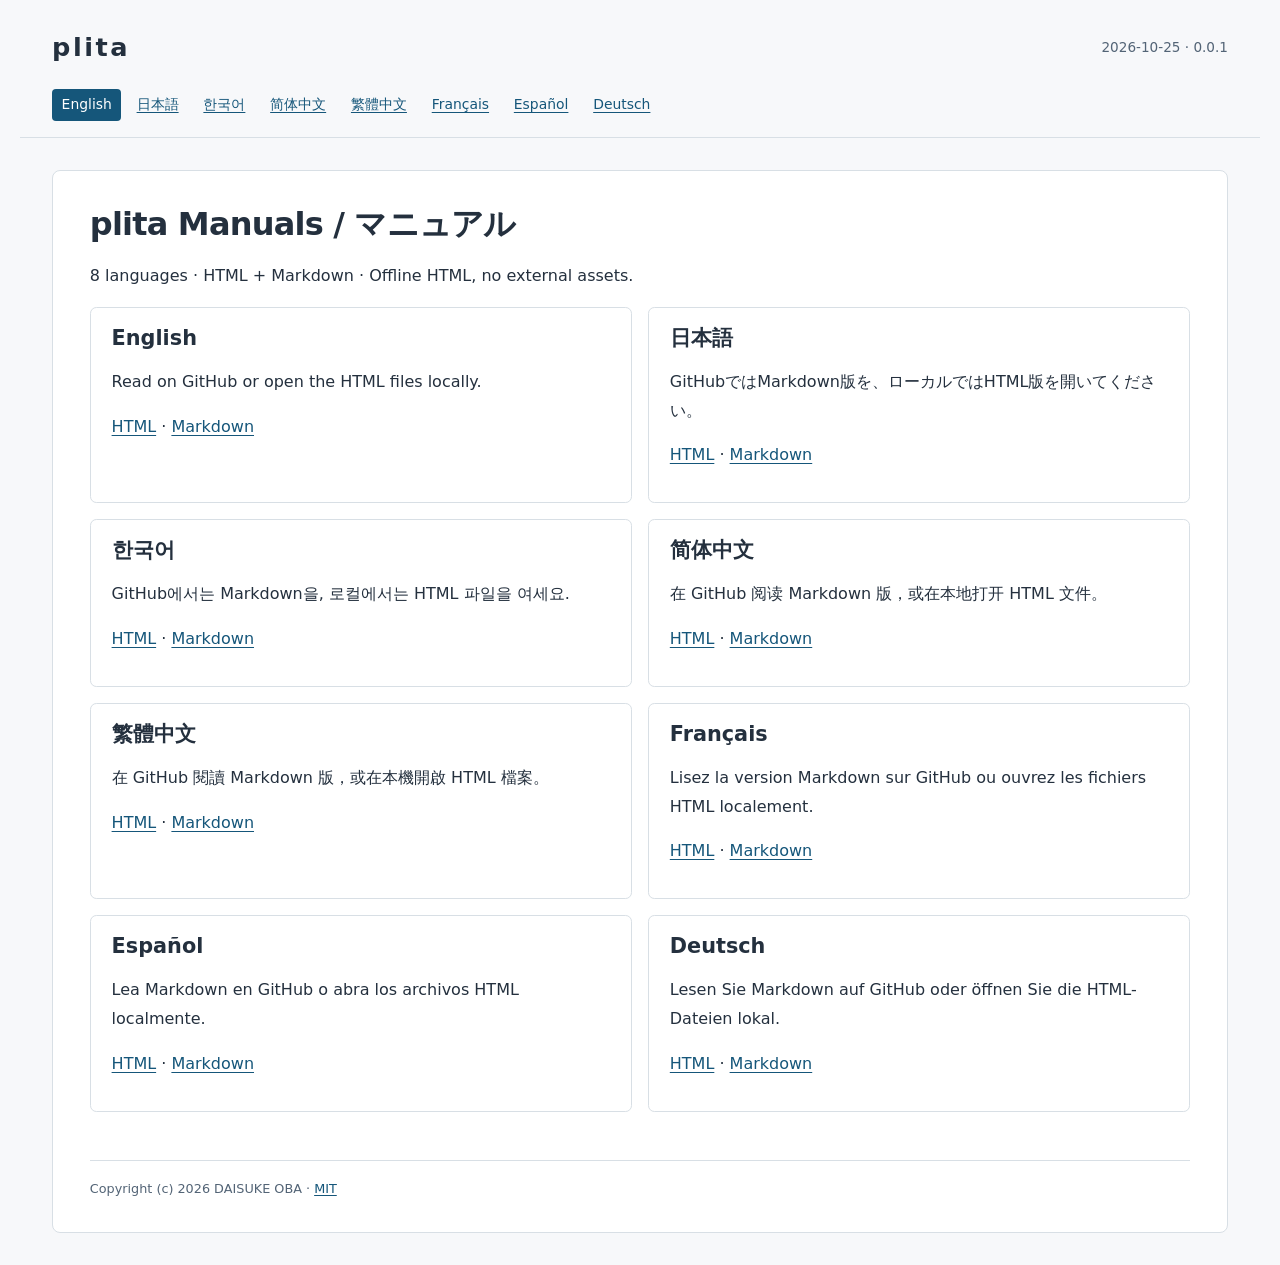
<file: docs/manual/index.html>
<!doctype html>
<html lang="en">
<head>
<meta charset="utf-8">
<meta name="viewport" content="width=device-width, initial-scale=1">
<meta name="color-scheme" content="light">
<title>plita Manuals</title>
<link rel="stylesheet" href="manual.css">
</head>
<body>
<a class="skip" href="#main">Skip to content</a>
<header><a class="brand" href="index.html">plita</a><span>2026-10-25 · 0.0.1</span></header>
<nav class="languages" aria-label="Language"><a href="en.html" lang="en" hreflang="en" aria-current="page">English</a> <a href="ja.html" lang="ja" hreflang="ja">日本語</a> <a href="ko.html" lang="ko" hreflang="ko">한국어</a> <a href="zh-CN.html" lang="zh-CN" hreflang="zh-CN">简体中文</a> <a href="zh-TW.html" lang="zh-TW" hreflang="zh-TW">繁體中文</a> <a href="fr.html" lang="fr" hreflang="fr">Français</a> <a href="es.html" lang="es" hreflang="es">Español</a> <a href="de.html" lang="de" hreflang="de">Deutsch</a></nav>
<div class="layout"><main id="main"><h1>plita Manuals / マニュアル</h1><p>8 languages · HTML + Markdown · Offline HTML, no external assets.</p><div class="cards"><article><h2 lang="en">English</h2><p lang="en">Read on GitHub or open the HTML files locally.</p><p><a href="en.html">HTML</a> · <a href="en.md">Markdown</a></p></article><article><h2 lang="ja">日本語</h2><p lang="ja">GitHubではMarkdown版を、ローカルではHTML版を開いてください。</p><p><a href="ja.html">HTML</a> · <a href="ja.md">Markdown</a></p></article><article><h2 lang="ko">한국어</h2><p lang="ko">GitHub에서는 Markdown을, 로컬에서는 HTML 파일을 여세요.</p><p><a href="ko.html">HTML</a> · <a href="ko.md">Markdown</a></p></article><article><h2 lang="zh-CN">简体中文</h2><p lang="zh-CN">在 GitHub 阅读 Markdown 版，或在本地打开 HTML 文件。</p><p><a href="zh-CN.html">HTML</a> · <a href="zh-CN.md">Markdown</a></p></article><article><h2 lang="zh-TW">繁體中文</h2><p lang="zh-TW">在 GitHub 閱讀 Markdown 版，或在本機開啟 HTML 檔案。</p><p><a href="zh-TW.html">HTML</a> · <a href="zh-TW.md">Markdown</a></p></article><article><h2 lang="fr">Français</h2><p lang="fr">Lisez la version Markdown sur GitHub ou ouvrez les fichiers HTML localement.</p><p><a href="fr.html">HTML</a> · <a href="fr.md">Markdown</a></p></article><article><h2 lang="es">Español</h2><p lang="es">Lea Markdown en GitHub o abra los archivos HTML localmente.</p><p><a href="es.html">HTML</a> · <a href="es.md">Markdown</a></p></article><article><h2 lang="de">Deutsch</h2><p lang="de">Lesen Sie Markdown auf GitHub oder öffnen Sie die HTML-Dateien lokal.</p><p><a href="de.html">HTML</a> · <a href="de.md">Markdown</a></p></article></div>
<footer>Copyright (c) 2026 DAISUKE OBA · <a href="../../LICENSE">MIT</a></footer>
</main></div>
</body>
</html>
</file>
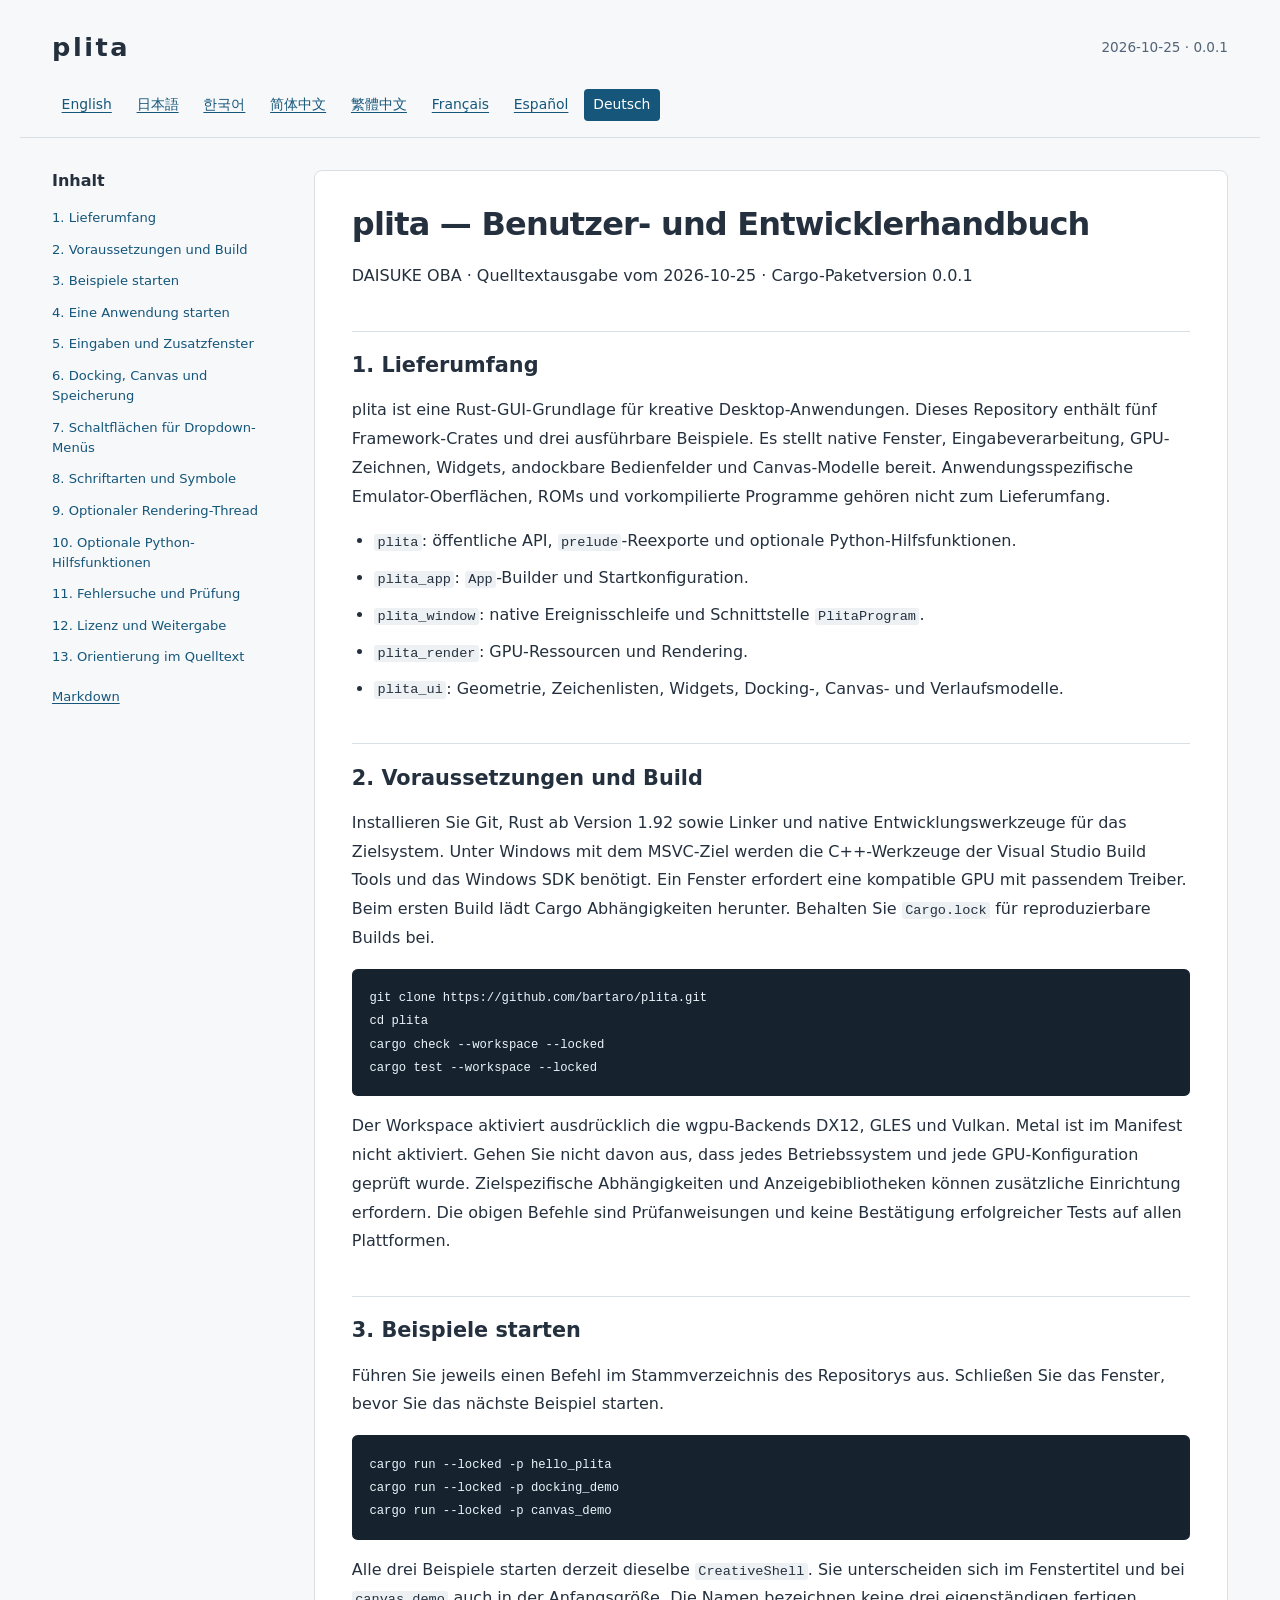
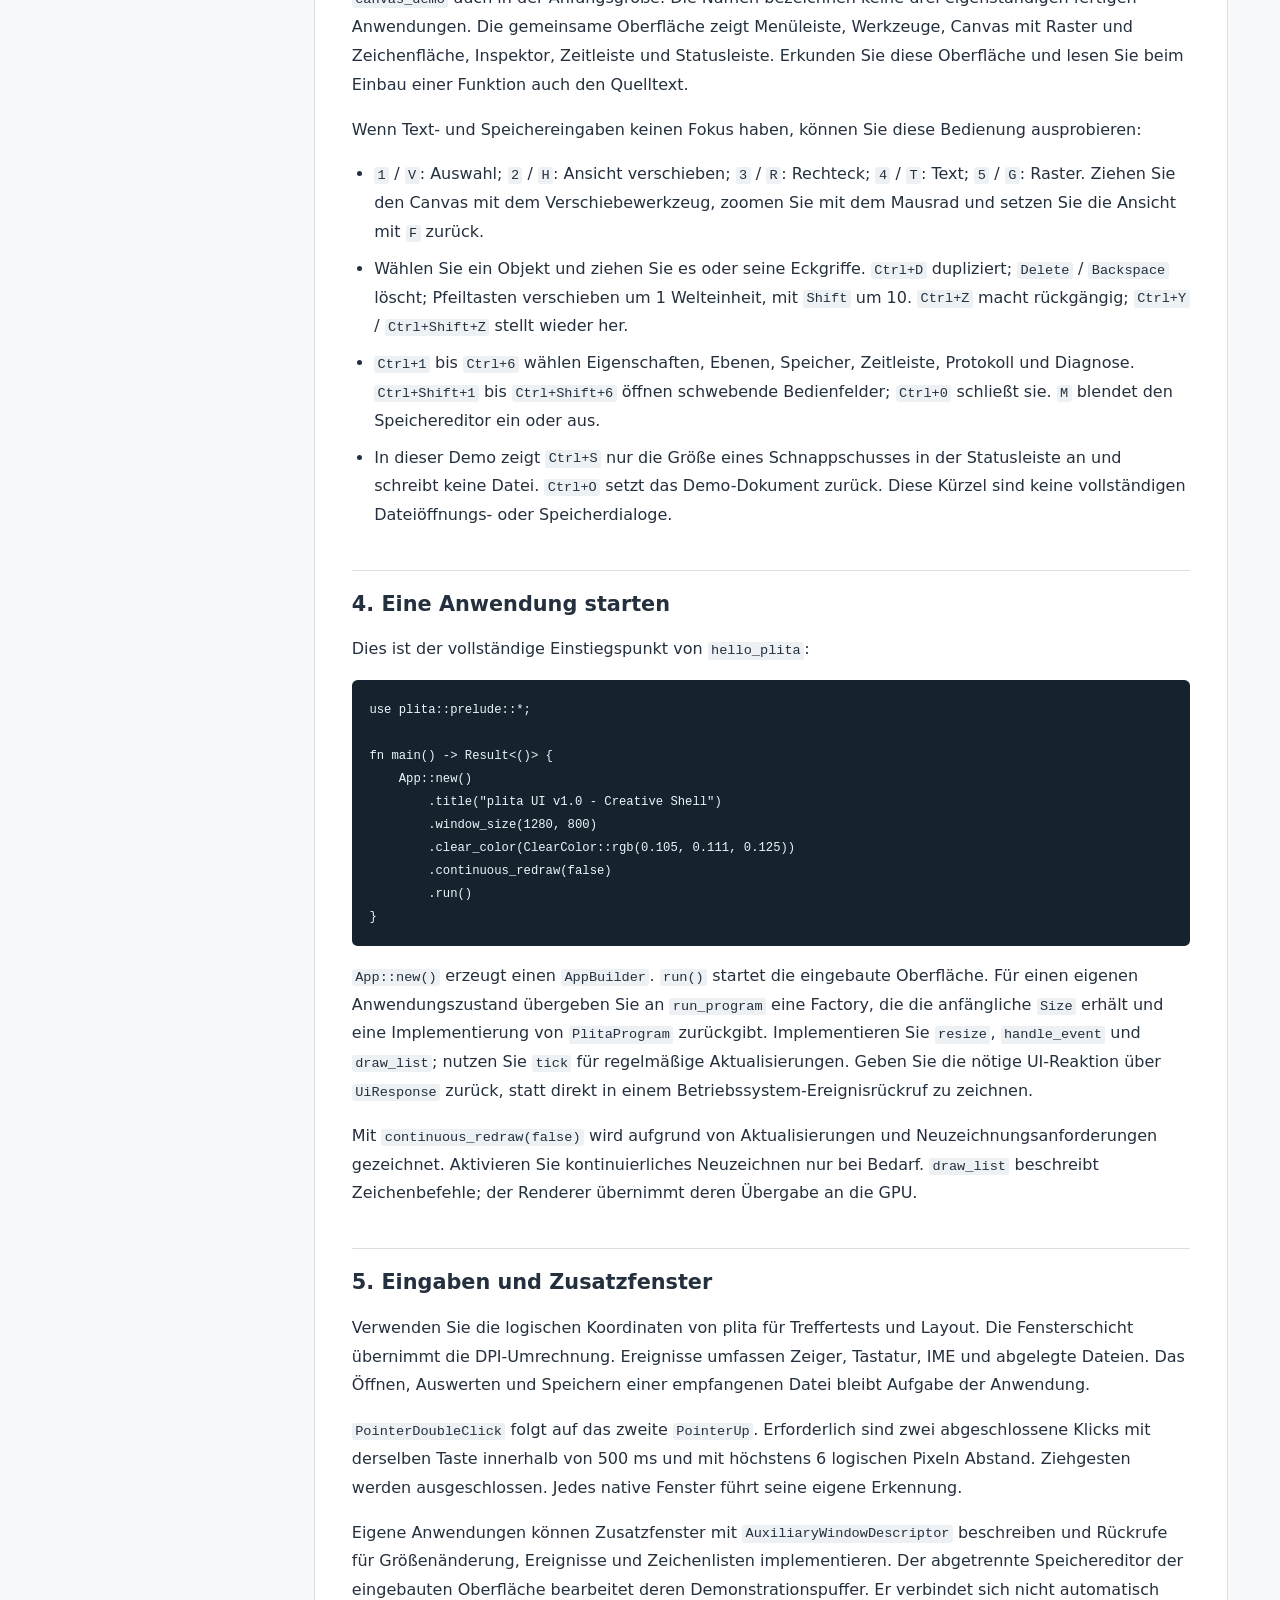
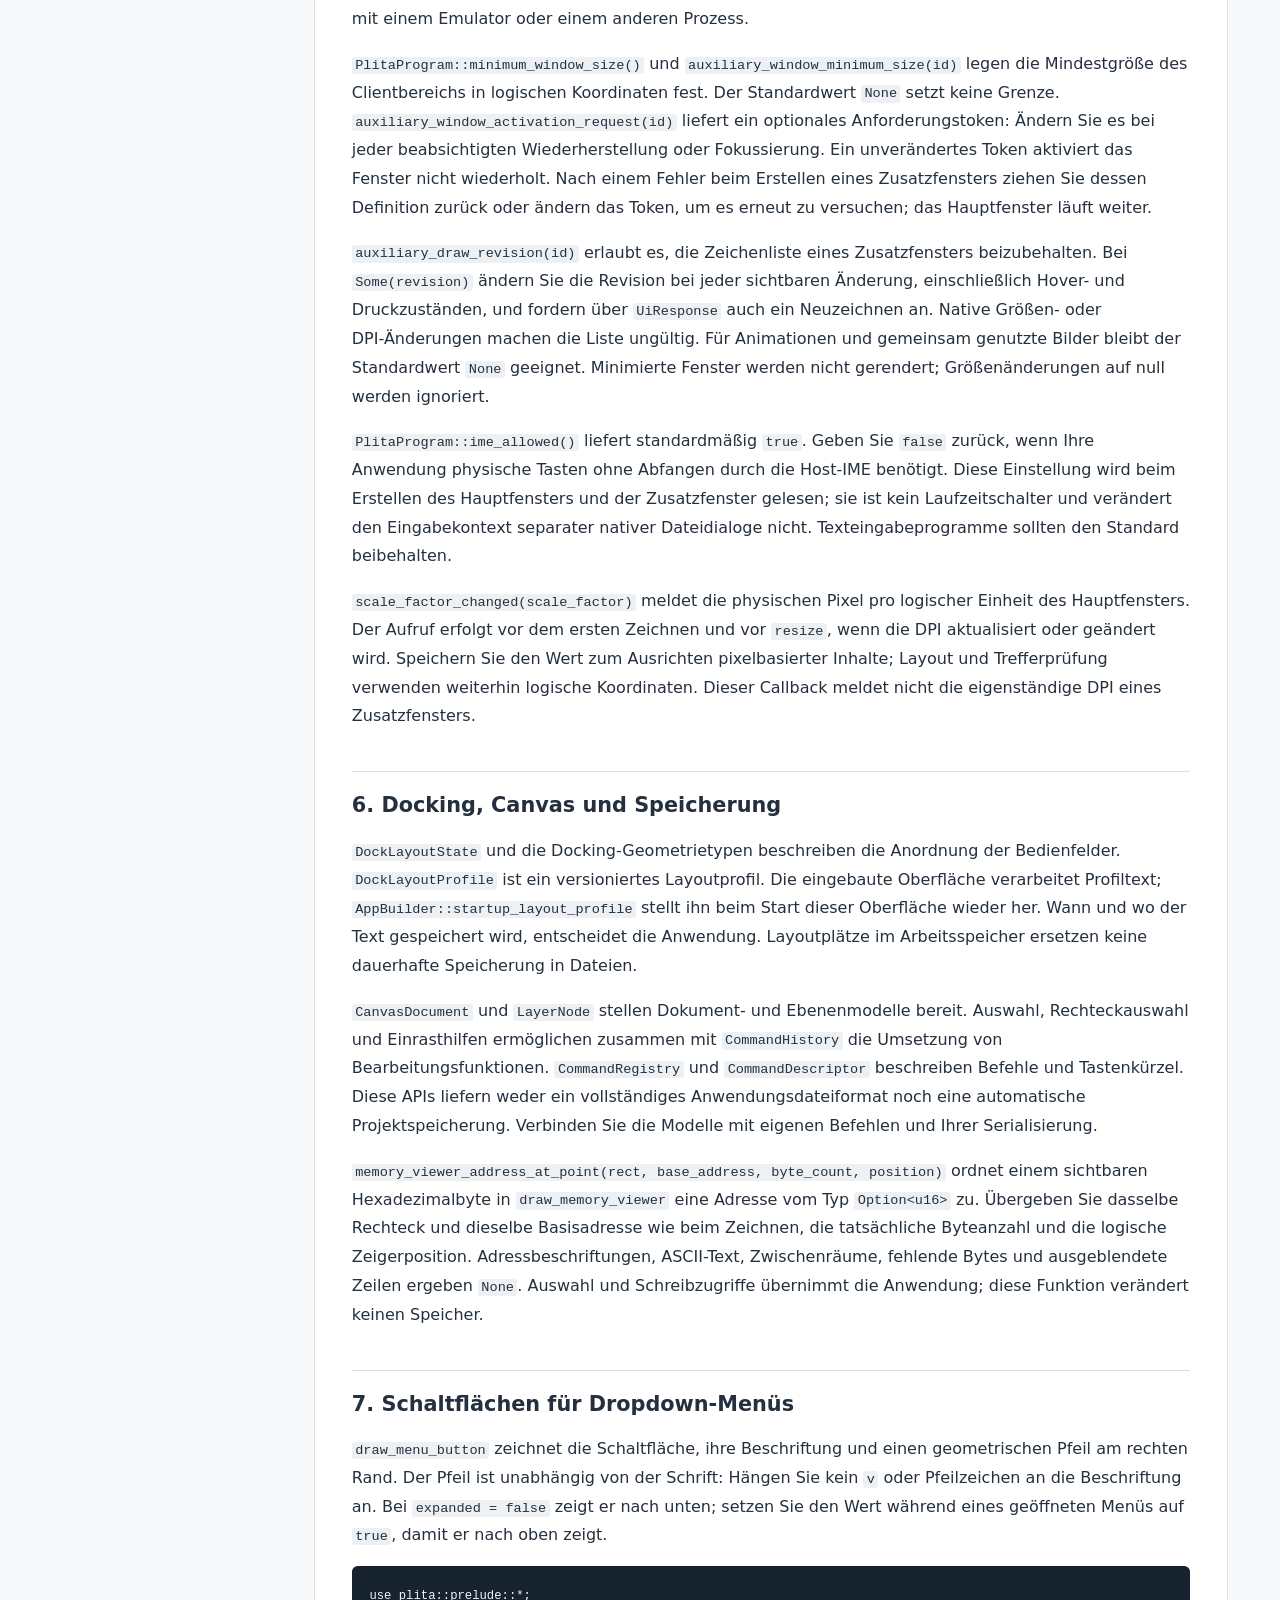
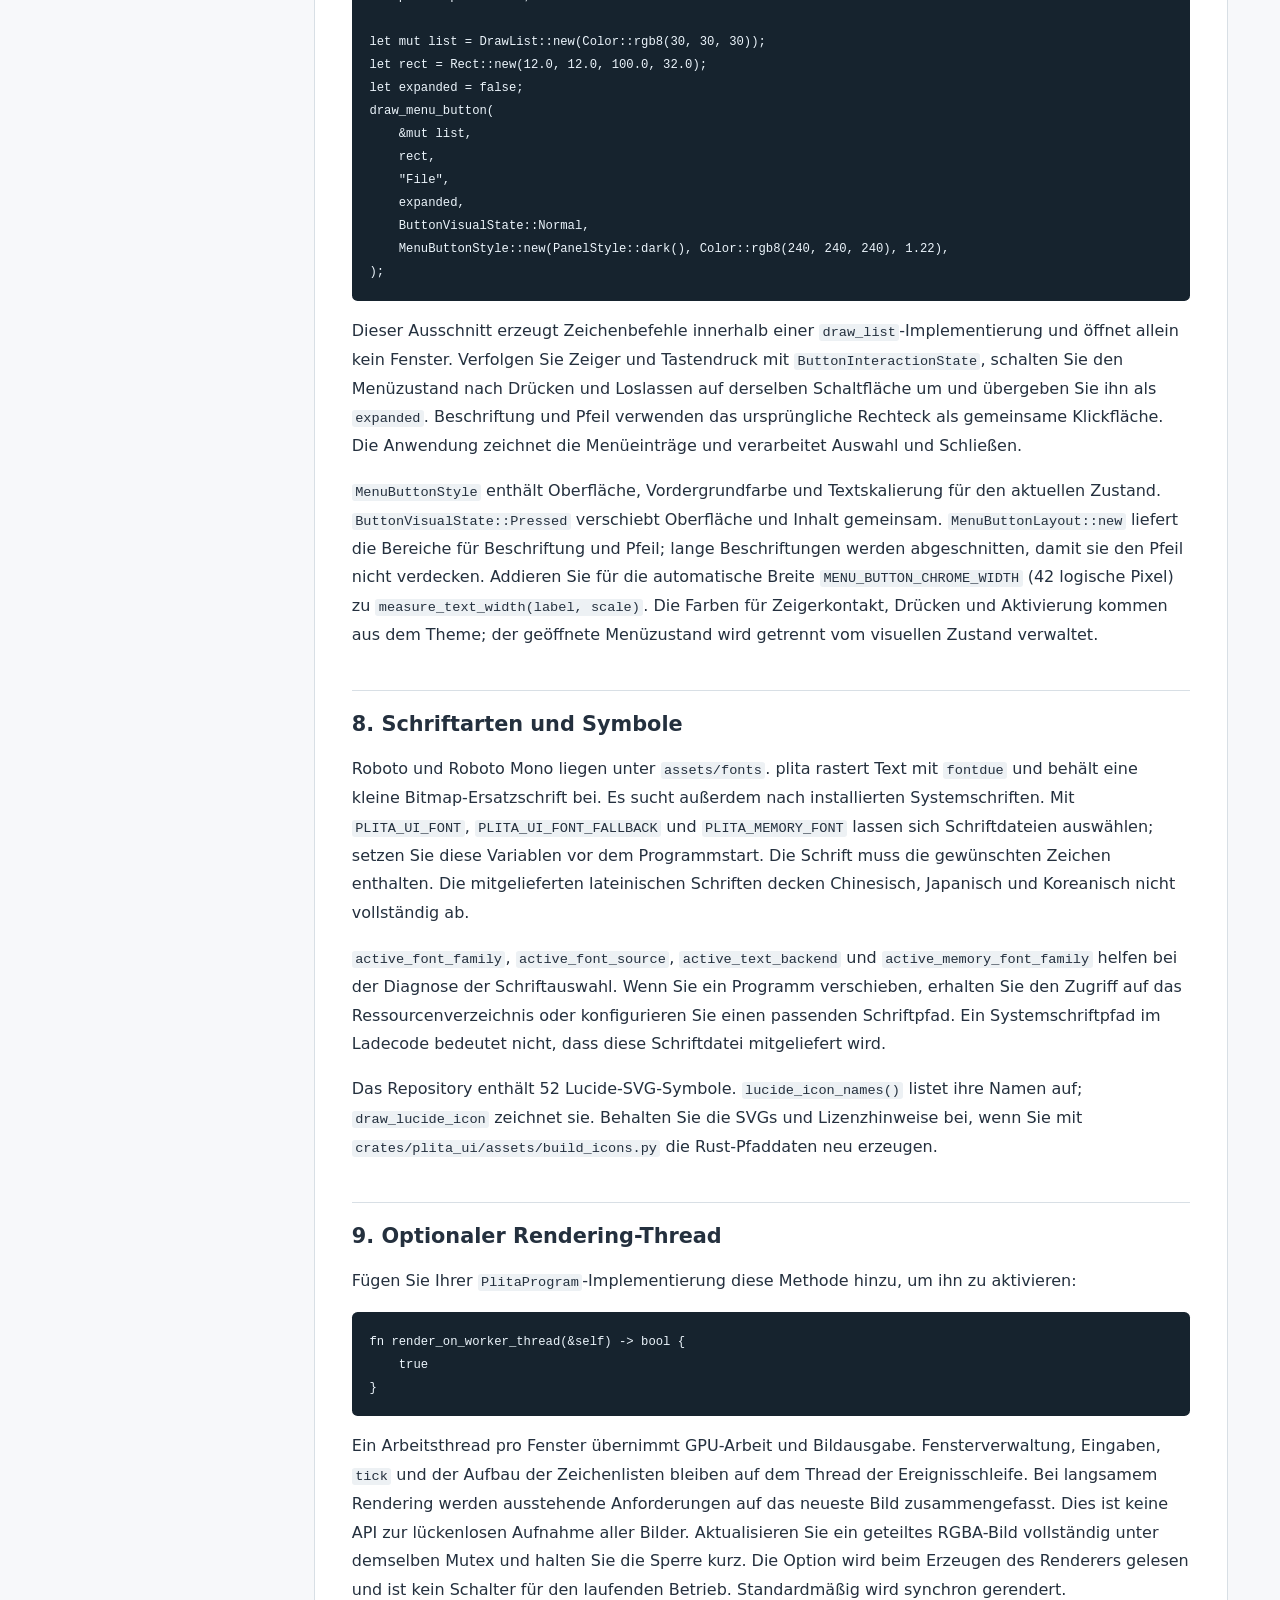
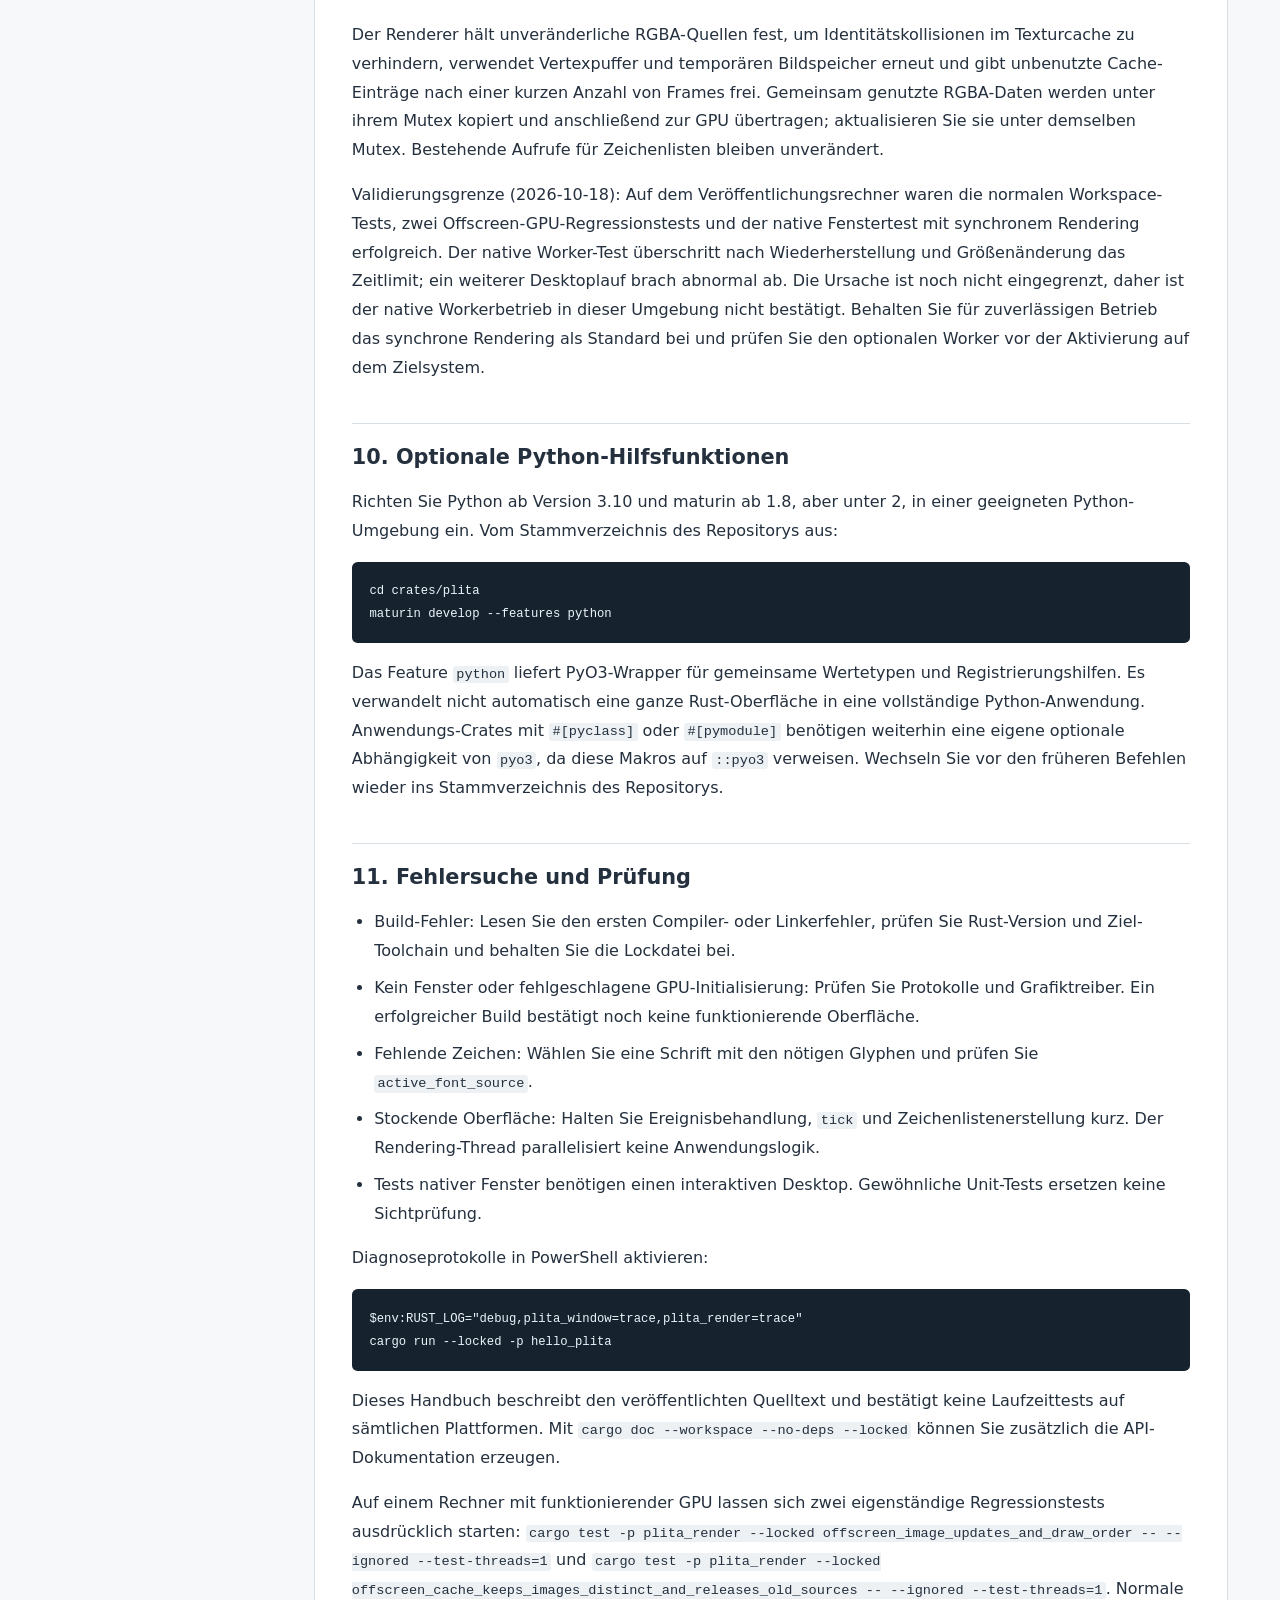
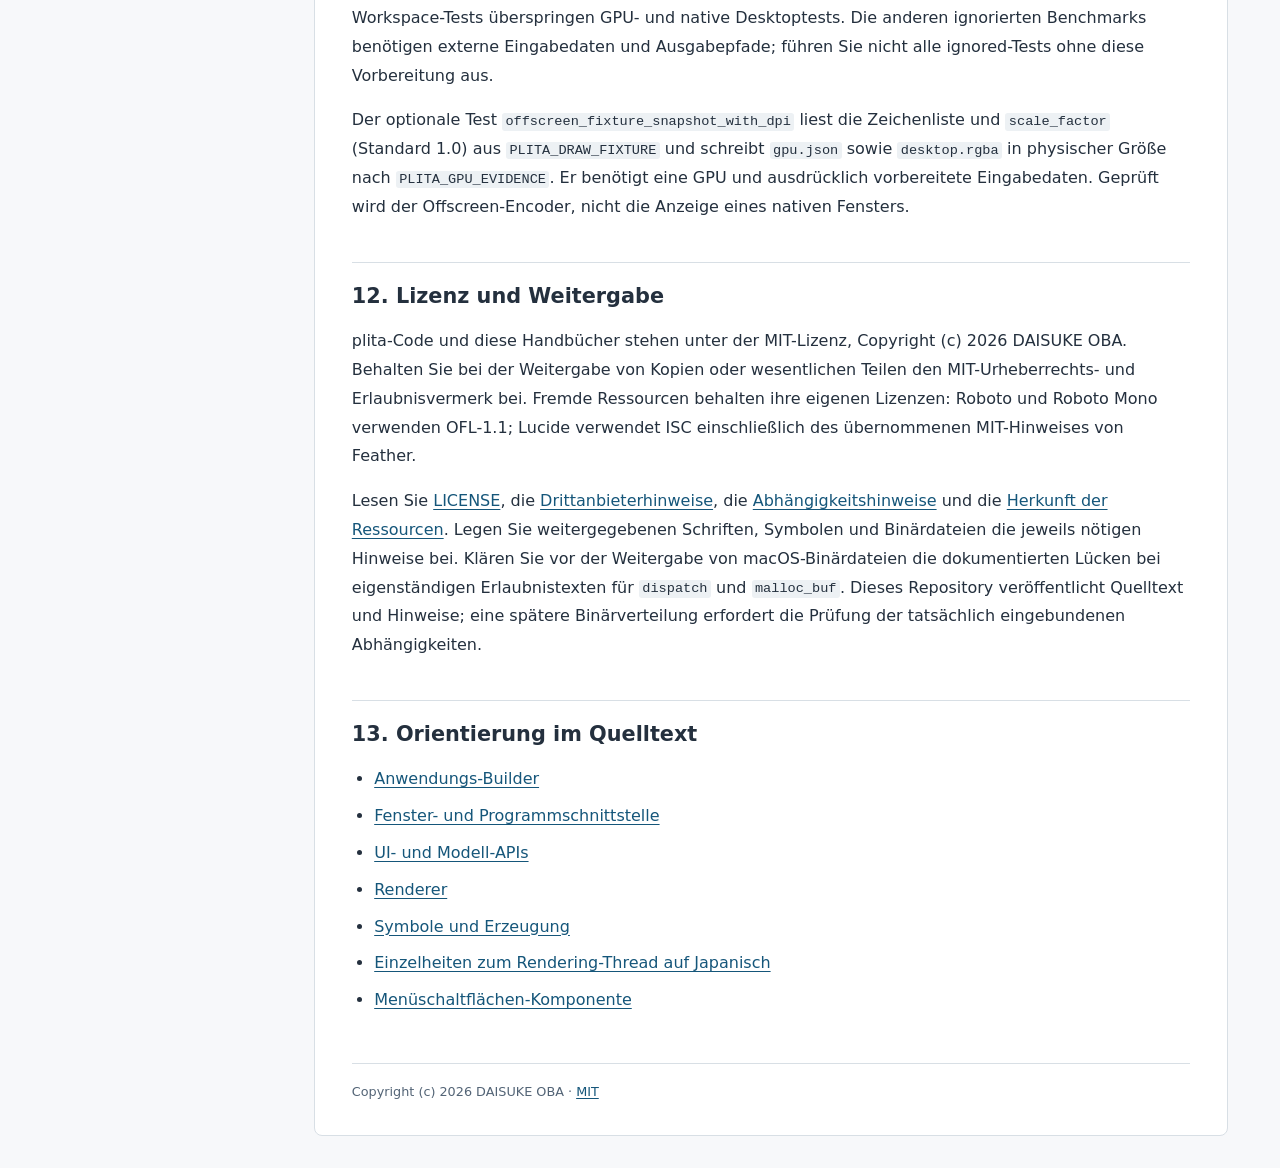
<file: docs/manual/de.html>
<!doctype html>
<html lang="de">
<head>
<meta charset="utf-8">
<meta name="viewport" content="width=device-width, initial-scale=1">
<meta name="color-scheme" content="light">
<title>plita — Benutzer- und Entwicklerhandbuch</title>
<link rel="stylesheet" href="manual.css">
</head>
<body>
<a class="skip" href="#main">Zum Inhalt</a>
<header><a class="brand" href="index.html">plita</a><span>2026-10-25 · 0.0.1</span></header>
<nav class="languages" aria-label="Language"><a href="en.html" lang="en" hreflang="en">English</a> <a href="ja.html" lang="ja" hreflang="ja">日本語</a> <a href="ko.html" lang="ko" hreflang="ko">한국어</a> <a href="zh-CN.html" lang="zh-CN" hreflang="zh-CN">简体中文</a> <a href="zh-TW.html" lang="zh-TW" hreflang="zh-TW">繁體中文</a> <a href="fr.html" lang="fr" hreflang="fr">Français</a> <a href="es.html" lang="es" hreflang="es">Español</a> <a href="de.html" lang="de" hreflang="de" aria-current="page">Deutsch</a></nav>
<div class="layout"><aside><nav aria-label="Inhalt"><h2>Inhalt</h2><a href="#section-1">1. Lieferumfang</a><a href="#section-2">2. Voraussetzungen und Build</a><a href="#section-3">3. Beispiele starten</a><a href="#section-4">4. Eine Anwendung starten</a><a href="#section-5">5. Eingaben und Zusatzfenster</a><a href="#section-6">6. Docking, Canvas und Speicherung</a><a href="#section-7">7. Schaltflächen für Dropdown-Menüs</a><a href="#section-8">8. Schriftarten und Symbole</a><a href="#section-9">9. Optionaler Rendering-Thread</a><a href="#section-10">10. Optionale Python-Hilfsfunktionen</a><a href="#section-11">11. Fehlersuche und Prüfung</a><a href="#section-12">12. Lizenz und Weitergabe</a><a href="#section-13">13. Orientierung im Quelltext</a></nav><p><a href="de.md">Markdown</a></p></aside><main id="main"><h1>plita — Benutzer- und Entwicklerhandbuch</h1>
<p>DAISUKE OBA · Quelltextausgabe vom 2026-10-25 · Cargo-Paketversion 0.0.1</p>
<h2 id="section-1">1. Lieferumfang</h2>
<p>plita ist eine Rust-GUI-Grundlage für kreative Desktop-Anwendungen. Dieses Repository enthält fünf Framework-Crates und drei ausführbare Beispiele. Es stellt native Fenster, Eingabeverarbeitung, GPU-Zeichnen, Widgets, andockbare Bedienfelder und Canvas-Modelle bereit. Anwendungsspezifische Emulator-Oberflächen, ROMs und vorkompilierte Programme gehören nicht zum Lieferumfang.</p>
<ul>
<li><code>plita</code>: öffentliche API, <code>prelude</code>-Reexporte und optionale Python-Hilfsfunktionen.</li>
<li><code>plita_app</code>: <code>App</code>-Builder und Startkonfiguration.</li>
<li><code>plita_window</code>: native Ereignisschleife und Schnittstelle <code>PlitaProgram</code>.</li>
<li><code>plita_render</code>: GPU-Ressourcen und Rendering.</li>
<li><code>plita_ui</code>: Geometrie, Zeichenlisten, Widgets, Docking-, Canvas- und Verlaufsmodelle.</li>
</ul>
<h2 id="section-2">2. Voraussetzungen und Build</h2>
<p>Installieren Sie Git, Rust ab Version 1.92 sowie Linker und native Entwicklungswerkzeuge für das Zielsystem. Unter Windows mit dem MSVC-Ziel werden die C++-Werkzeuge der Visual Studio Build Tools und das Windows SDK benötigt. Ein Fenster erfordert eine kompatible GPU mit passendem Treiber. Beim ersten Build lädt Cargo Abhängigkeiten herunter. Behalten Sie <code>Cargo.lock</code> für reproduzierbare Builds bei.</p>
<pre><code class="language-powershell">git clone https://github.com/bartaro/plita.git
cd plita
cargo check --workspace --locked
cargo test --workspace --locked
</code></pre>
<p>Der Workspace aktiviert ausdrücklich die wgpu-Backends DX12, GLES und Vulkan. Metal ist im Manifest nicht aktiviert. Gehen Sie nicht davon aus, dass jedes Betriebssystem und jede GPU-Konfiguration geprüft wurde. Zielspezifische Abhängigkeiten und Anzeigebibliotheken können zusätzliche Einrichtung erfordern. Die obigen Befehle sind Prüfanweisungen und keine Bestätigung erfolgreicher Tests auf allen Plattformen.</p>
<h2 id="section-3">3. Beispiele starten</h2>
<p>Führen Sie jeweils einen Befehl im Stammverzeichnis des Repositorys aus. Schließen Sie das Fenster, bevor Sie das nächste Beispiel starten.</p>
<pre><code class="language-powershell">cargo run --locked -p hello_plita
cargo run --locked -p docking_demo
cargo run --locked -p canvas_demo
</code></pre>
<p>Alle drei Beispiele starten derzeit dieselbe <code>CreativeShell</code>. Sie unterscheiden sich im Fenstertitel und bei <code>canvas_demo</code> auch in der Anfangsgröße. Die Namen bezeichnen keine drei eigenständigen fertigen Anwendungen. Die gemeinsame Oberfläche zeigt Menüleiste, Werkzeuge, Canvas mit Raster und Zeichenfläche, Inspektor, Zeitleiste und Statusleiste. Erkunden Sie diese Oberfläche und lesen Sie beim Einbau einer Funktion auch den Quelltext.</p>
<p>Wenn Text- und Speichereingaben keinen Fokus haben, können Sie diese Bedienung ausprobieren:</p>
<ul>
<li><code>1</code> / <code>V</code>: Auswahl; <code>2</code> / <code>H</code>: Ansicht verschieben; <code>3</code> / <code>R</code>: Rechteck; <code>4</code> / <code>T</code>: Text; <code>5</code> / <code>G</code>: Raster. Ziehen Sie den Canvas mit dem Verschiebewerkzeug, zoomen Sie mit dem Mausrad und setzen Sie die Ansicht mit <code>F</code> zurück.</li>
<li>Wählen Sie ein Objekt und ziehen Sie es oder seine Eckgriffe. <code>Ctrl+D</code> dupliziert; <code>Delete</code> / <code>Backspace</code> löscht; Pfeiltasten verschieben um 1 Welteinheit, mit <code>Shift</code> um 10. <code>Ctrl+Z</code> macht rückgängig; <code>Ctrl+Y</code> / <code>Ctrl+Shift+Z</code> stellt wieder her.</li>
<li><code>Ctrl+1</code> bis <code>Ctrl+6</code> wählen Eigenschaften, Ebenen, Speicher, Zeitleiste, Protokoll und Diagnose. <code>Ctrl+Shift+1</code> bis <code>Ctrl+Shift+6</code> öffnen schwebende Bedienfelder; <code>Ctrl+0</code> schließt sie. <code>M</code> blendet den Speichereditor ein oder aus.</li>
<li>In dieser Demo zeigt <code>Ctrl+S</code> nur die Größe eines Schnappschusses in der Statusleiste an und schreibt keine Datei. <code>Ctrl+O</code> setzt das Demo-Dokument zurück. Diese Kürzel sind keine vollständigen Dateiöffnungs- oder Speicherdialoge.</li>
</ul>
<h2 id="section-4">4. Eine Anwendung starten</h2>
<p>Dies ist der vollständige Einstiegspunkt von <code>hello_plita</code>:</p>
<pre><code class="language-rust">use plita::prelude::*;

fn main() -&gt; Result&lt;()&gt; {
    App::new()
        .title(&quot;plita UI v1.0 - Creative Shell&quot;)
        .window_size(1280, 800)
        .clear_color(ClearColor::rgb(0.105, 0.111, 0.125))
        .continuous_redraw(false)
        .run()
}
</code></pre>
<p><code>App::new()</code> erzeugt einen <code>AppBuilder</code>. <code>run()</code> startet die eingebaute Oberfläche. Für einen eigenen Anwendungszustand übergeben Sie an <code>run_program</code> eine Factory, die die anfängliche <code>Size</code> erhält und eine Implementierung von <code>PlitaProgram</code> zurückgibt. Implementieren Sie <code>resize</code>, <code>handle_event</code> und <code>draw_list</code>; nutzen Sie <code>tick</code> für regelmäßige Aktualisierungen. Geben Sie die nötige UI-Reaktion über <code>UiResponse</code> zurück, statt direkt in einem Betriebssystem-Ereignisrückruf zu zeichnen.</p>
<p>Mit <code>continuous_redraw(false)</code> wird aufgrund von Aktualisierungen und Neuzeichnungsanforderungen gezeichnet. Aktivieren Sie kontinuierliches Neuzeichnen nur bei Bedarf. <code>draw_list</code> beschreibt Zeichenbefehle; der Renderer übernimmt deren Übergabe an die GPU.</p>
<h2 id="section-5">5. Eingaben und Zusatzfenster</h2>
<p>Verwenden Sie die logischen Koordinaten von plita für Treffertests und Layout. Die Fensterschicht übernimmt die DPI-Umrechnung. Ereignisse umfassen Zeiger, Tastatur, IME und abgelegte Dateien. Das Öffnen, Auswerten und Speichern einer empfangenen Datei bleibt Aufgabe der Anwendung.</p>
<p><code>PointerDoubleClick</code> folgt auf das zweite <code>PointerUp</code>. Erforderlich sind zwei abgeschlossene Klicks mit derselben Taste innerhalb von 500 ms und mit höchstens 6 logischen Pixeln Abstand. Ziehgesten werden ausgeschlossen. Jedes native Fenster führt seine eigene Erkennung.</p>
<p>Eigene Anwendungen können Zusatzfenster mit <code>AuxiliaryWindowDescriptor</code> beschreiben und Rückrufe für Größenänderung, Ereignisse und Zeichenlisten implementieren. Der abgetrennte Speichereditor der eingebauten Oberfläche bearbeitet deren Demonstrationspuffer. Er verbindet sich nicht automatisch mit einem Emulator oder einem anderen Prozess.</p>
<p><code>PlitaProgram::minimum_window_size()</code> und <code>auxiliary_window_minimum_size(id)</code> legen die Mindestgröße des Clientbereichs in logischen Koordinaten fest. Der Standardwert <code>None</code> setzt keine Grenze. <code>auxiliary_window_activation_request(id)</code> liefert ein optionales Anforderungstoken: Ändern Sie es bei jeder beabsichtigten Wiederherstellung oder Fokussierung. Ein unverändertes Token aktiviert das Fenster nicht wiederholt. Nach einem Fehler beim Erstellen eines Zusatzfensters ziehen Sie dessen Definition zurück oder ändern das Token, um es erneut zu versuchen; das Hauptfenster läuft weiter.</p>
<p><code>auxiliary_draw_revision(id)</code> erlaubt es, die Zeichenliste eines Zusatzfensters beizubehalten. Bei <code>Some(revision)</code> ändern Sie die Revision bei jeder sichtbaren Änderung, einschließlich Hover- und Druckzuständen, und fordern über <code>UiResponse</code> auch ein Neuzeichnen an. Native Größen- oder DPI-Änderungen machen die Liste ungültig. Für Animationen und gemeinsam genutzte Bilder bleibt der Standardwert <code>None</code> geeignet. Minimierte Fenster werden nicht gerendert; Größenänderungen auf null werden ignoriert.</p>
<p><code>PlitaProgram::ime_allowed()</code> liefert standardmäßig <code>true</code>. Geben Sie <code>false</code> zurück, wenn Ihre Anwendung physische Tasten ohne Abfangen durch die Host-IME benötigt. Diese Einstellung wird beim Erstellen des Hauptfensters und der Zusatzfenster gelesen; sie ist kein Laufzeitschalter und verändert den Eingabekontext separater nativer Dateidialoge nicht. Texteingabeprogramme sollten den Standard beibehalten.</p>
<p><code>scale_factor_changed(scale_factor)</code> meldet die physischen Pixel pro logischer Einheit des Hauptfensters. Der Aufruf erfolgt vor dem ersten Zeichnen und vor <code>resize</code>, wenn die DPI aktualisiert oder geändert wird. Speichern Sie den Wert zum Ausrichten pixelbasierter Inhalte; Layout und Trefferprüfung verwenden weiterhin logische Koordinaten. Dieser Callback meldet nicht die eigenständige DPI eines Zusatzfensters.</p>
<h2 id="section-6">6. Docking, Canvas und Speicherung</h2>
<p><code>DockLayoutState</code> und die Docking-Geometrietypen beschreiben die Anordnung der Bedienfelder. <code>DockLayoutProfile</code> ist ein versioniertes Layoutprofil. Die eingebaute Oberfläche verarbeitet Profiltext; <code>AppBuilder::startup_layout_profile</code> stellt ihn beim Start dieser Oberfläche wieder her. Wann und wo der Text gespeichert wird, entscheidet die Anwendung. Layoutplätze im Arbeitsspeicher ersetzen keine dauerhafte Speicherung in Dateien.</p>
<p><code>CanvasDocument</code> und <code>LayerNode</code> stellen Dokument- und Ebenenmodelle bereit. Auswahl, Rechteckauswahl und Einrasthilfen ermöglichen zusammen mit <code>CommandHistory</code> die Umsetzung von Bearbeitungsfunktionen. <code>CommandRegistry</code> und <code>CommandDescriptor</code> beschreiben Befehle und Tastenkürzel. Diese APIs liefern weder ein vollständiges Anwendungsdateiformat noch eine automatische Projektspeicherung. Verbinden Sie die Modelle mit eigenen Befehlen und Ihrer Serialisierung.</p>
<p><code>memory_viewer_address_at_point(rect, base_address, byte_count, position)</code> ordnet einem sichtbaren Hexadezimalbyte in <code>draw_memory_viewer</code> eine Adresse vom Typ <code>Option&lt;u16&gt;</code> zu. Übergeben Sie dasselbe Rechteck und dieselbe Basisadresse wie beim Zeichnen, die tatsächliche Byteanzahl und die logische Zeigerposition. Adressbeschriftungen, ASCII-Text, Zwischenräume, fehlende Bytes und ausgeblendete Zeilen ergeben <code>None</code>. Auswahl und Schreibzugriffe übernimmt die Anwendung; diese Funktion verändert keinen Speicher.</p>
<h2 id="section-7">7. Schaltflächen für Dropdown-Menüs</h2>
<p><code>draw_menu_button</code> zeichnet die Schaltfläche, ihre Beschriftung und einen geometrischen Pfeil am rechten Rand. Der Pfeil ist unabhängig von der Schrift: Hängen Sie kein <code>v</code> oder Pfeilzeichen an die Beschriftung an. Bei <code>expanded = false</code> zeigt er nach unten; setzen Sie den Wert während eines geöffneten Menüs auf <code>true</code>, damit er nach oben zeigt.</p>
<pre><code class="language-rust">use plita::prelude::*;

let mut list = DrawList::new(Color::rgb8(30, 30, 30));
let rect = Rect::new(12.0, 12.0, 100.0, 32.0);
let expanded = false;
draw_menu_button(
    &amp;mut list,
    rect,
    &quot;File&quot;,
    expanded,
    ButtonVisualState::Normal,
    MenuButtonStyle::new(PanelStyle::dark(), Color::rgb8(240, 240, 240), 1.22),
);
</code></pre>
<p>Dieser Ausschnitt erzeugt Zeichenbefehle innerhalb einer <code>draw_list</code>-Implementierung und öffnet allein kein Fenster. Verfolgen Sie Zeiger und Tastendruck mit <code>ButtonInteractionState</code>, schalten Sie den Menüzustand nach Drücken und Loslassen auf derselben Schaltfläche um und übergeben Sie ihn als <code>expanded</code>. Beschriftung und Pfeil verwenden das ursprüngliche Rechteck als gemeinsame Klickfläche. Die Anwendung zeichnet die Menüeinträge und verarbeitet Auswahl und Schließen.</p>
<p><code>MenuButtonStyle</code> enthält Oberfläche, Vordergrundfarbe und Textskalierung für den aktuellen Zustand. <code>ButtonVisualState::Pressed</code> verschiebt Oberfläche und Inhalt gemeinsam. <code>MenuButtonLayout::new</code> liefert die Bereiche für Beschriftung und Pfeil; lange Beschriftungen werden abgeschnitten, damit sie den Pfeil nicht verdecken. Addieren Sie für die automatische Breite <code>MENU_BUTTON_CHROME_WIDTH</code> (42 logische Pixel) zu <code>measure_text_width(label, scale)</code>. Die Farben für Zeigerkontakt, Drücken und Aktivierung kommen aus dem Theme; der geöffnete Menüzustand wird getrennt vom visuellen Zustand verwaltet.</p>
<h2 id="section-8">8. Schriftarten und Symbole</h2>
<p>Roboto und Roboto Mono liegen unter <code>assets/fonts</code>. plita rastert Text mit <code>fontdue</code> und behält eine kleine Bitmap-Ersatzschrift bei. Es sucht außerdem nach installierten Systemschriften. Mit <code>PLITA_UI_FONT</code>, <code>PLITA_UI_FONT_FALLBACK</code> und <code>PLITA_MEMORY_FONT</code> lassen sich Schriftdateien auswählen; setzen Sie diese Variablen vor dem Programmstart. Die Schrift muss die gewünschten Zeichen enthalten. Die mitgelieferten lateinischen Schriften decken Chinesisch, Japanisch und Koreanisch nicht vollständig ab.</p>
<p><code>active_font_family</code>, <code>active_font_source</code>, <code>active_text_backend</code> und <code>active_memory_font_family</code> helfen bei der Diagnose der Schriftauswahl. Wenn Sie ein Programm verschieben, erhalten Sie den Zugriff auf das Ressourcenverzeichnis oder konfigurieren Sie einen passenden Schriftpfad. Ein Systemschriftpfad im Ladecode bedeutet nicht, dass diese Schriftdatei mitgeliefert wird.</p>
<p>Das Repository enthält 52 Lucide-SVG-Symbole. <code>lucide_icon_names()</code> listet ihre Namen auf; <code>draw_lucide_icon</code> zeichnet sie. Behalten Sie die SVGs und Lizenzhinweise bei, wenn Sie mit <code>crates/plita_ui/assets/build_icons.py</code> die Rust-Pfaddaten neu erzeugen.</p>
<h2 id="section-9">9. Optionaler Rendering-Thread</h2>
<p>Fügen Sie Ihrer <code>PlitaProgram</code>-Implementierung diese Methode hinzu, um ihn zu aktivieren:</p>
<pre><code class="language-rust">fn render_on_worker_thread(&amp;self) -&gt; bool {
    true
}
</code></pre>
<p>Ein Arbeitsthread pro Fenster übernimmt GPU-Arbeit und Bildausgabe. Fensterverwaltung, Eingaben, <code>tick</code> und der Aufbau der Zeichenlisten bleiben auf dem Thread der Ereignisschleife. Bei langsamem Rendering werden ausstehende Anforderungen auf das neueste Bild zusammengefasst. Dies ist keine API zur lückenlosen Aufnahme aller Bilder. Aktualisieren Sie ein geteiltes RGBA-Bild vollständig unter demselben Mutex und halten Sie die Sperre kurz. Die Option wird beim Erzeugen des Renderers gelesen und ist kein Schalter für den laufenden Betrieb. Standardmäßig wird synchron gerendert.</p>
<p>Der Renderer hält unveränderliche RGBA-Quellen fest, um Identitätskollisionen im Texturcache zu verhindern, verwendet Vertexpuffer und temporären Bildspeicher erneut und gibt unbenutzte Cache-Einträge nach einer kurzen Anzahl von Frames frei. Gemeinsam genutzte RGBA-Daten werden unter ihrem Mutex kopiert und anschließend zur GPU übertragen; aktualisieren Sie sie unter demselben Mutex. Bestehende Aufrufe für Zeichenlisten bleiben unverändert.</p>
<p>Validierungsgrenze (2026-10-18): Auf dem Veröffentlichungsrechner waren die normalen Workspace-Tests, zwei Offscreen-GPU-Regressionstests und der native Fenstertest mit synchronem Rendering erfolgreich. Der native Worker-Test überschritt nach Wiederherstellung und Größenänderung das Zeitlimit; ein weiterer Desktoplauf brach abnormal ab. Die Ursache ist noch nicht eingegrenzt, daher ist der native Workerbetrieb in dieser Umgebung nicht bestätigt. Behalten Sie für zuverlässigen Betrieb das synchrone Rendering als Standard bei und prüfen Sie den optionalen Worker vor der Aktivierung auf dem Zielsystem.</p>
<h2 id="section-10">10. Optionale Python-Hilfsfunktionen</h2>
<p>Richten Sie Python ab Version 3.10 und maturin ab 1.8, aber unter 2, in einer geeigneten Python-Umgebung ein. Vom Stammverzeichnis des Repositorys aus:</p>
<pre><code class="language-powershell">cd crates/plita
maturin develop --features python
</code></pre>
<p>Das Feature <code>python</code> liefert PyO3-Wrapper für gemeinsame Wertetypen und Registrierungshilfen. Es verwandelt nicht automatisch eine ganze Rust-Oberfläche in eine vollständige Python-Anwendung. Anwendungs-Crates mit <code>#[pyclass]</code> oder <code>#[pymodule]</code> benötigen weiterhin eine eigene optionale Abhängigkeit von <code>pyo3</code>, da diese Makros auf <code>::pyo3</code> verweisen. Wechseln Sie vor den früheren Befehlen wieder ins Stammverzeichnis des Repositorys.</p>
<h2 id="section-11">11. Fehlersuche und Prüfung</h2>
<ul>
<li>Build-Fehler: Lesen Sie den ersten Compiler- oder Linkerfehler, prüfen Sie Rust-Version und Ziel-Toolchain und behalten Sie die Lockdatei bei.</li>
<li>Kein Fenster oder fehlgeschlagene GPU-Initialisierung: Prüfen Sie Protokolle und Grafiktreiber. Ein erfolgreicher Build bestätigt noch keine funktionierende Oberfläche.</li>
<li>Fehlende Zeichen: Wählen Sie eine Schrift mit den nötigen Glyphen und prüfen Sie <code>active_font_source</code>.</li>
<li>Stockende Oberfläche: Halten Sie Ereignisbehandlung, <code>tick</code> und Zeichenlistenerstellung kurz. Der Rendering-Thread parallelisiert keine Anwendungslogik.</li>
<li>Tests nativer Fenster benötigen einen interaktiven Desktop. Gewöhnliche Unit-Tests ersetzen keine Sichtprüfung.</li>
</ul>
<p>Diagnoseprotokolle in PowerShell aktivieren:</p>
<pre><code class="language-powershell">$env:RUST_LOG=&quot;debug,plita_window=trace,plita_render=trace&quot;
cargo run --locked -p hello_plita
</code></pre>
<p>Dieses Handbuch beschreibt den veröffentlichten Quelltext und bestätigt keine Laufzeittests auf sämtlichen Plattformen. Mit <code>cargo doc --workspace --no-deps --locked</code> können Sie zusätzlich die API-Dokumentation erzeugen.</p>
<p>Auf einem Rechner mit funktionierender GPU lassen sich zwei eigenständige Regressionstests ausdrücklich starten: <code>cargo test -p plita_render --locked offscreen_image_updates_and_draw_order -- --ignored --test-threads=1</code> und <code>cargo test -p plita_render --locked offscreen_cache_keeps_images_distinct_and_releases_old_sources -- --ignored --test-threads=1</code>. Normale Workspace-Tests überspringen GPU- und native Desktoptests. Die anderen ignorierten Benchmarks benötigen externe Eingabedaten und Ausgabepfade; führen Sie nicht alle ignored-Tests ohne diese Vorbereitung aus.</p>
<p>Der optionale Test <code>offscreen_fixture_snapshot_with_dpi</code> liest die Zeichenliste und <code>scale_factor</code> (Standard 1.0) aus <code>PLITA_DRAW_FIXTURE</code> und schreibt <code>gpu.json</code> sowie <code>desktop.rgba</code> in physischer Größe nach <code>PLITA_GPU_EVIDENCE</code>. Er benötigt eine GPU und ausdrücklich vorbereitete Eingabedaten. Geprüft wird der Offscreen-Encoder, nicht die Anzeige eines nativen Fensters.</p>
<h2 id="section-12">12. Lizenz und Weitergabe</h2>
<p>plita-Code und diese Handbücher stehen unter der MIT-Lizenz, Copyright (c) 2026 DAISUKE OBA. Behalten Sie bei der Weitergabe von Kopien oder wesentlichen Teilen den MIT-Urheberrechts- und Erlaubnisvermerk bei. Fremde Ressourcen behalten ihre eigenen Lizenzen: Roboto und Roboto Mono verwenden OFL-1.1; Lucide verwendet ISC einschließlich des übernommenen MIT-Hinweises von Feather.</p>
<p>Lesen Sie <a href="../../LICENSE">LICENSE</a>, die <a href="../../THIRD_PARTY_NOTICES.md">Drittanbieterhinweise</a>, die <a href="../../licenses/DEPENDENCIES.md">Abhängigkeitshinweise</a> und die <a href="../../licenses/ASSET_PROVENANCE.json">Herkunft der Ressourcen</a>. Legen Sie weitergegebenen Schriften, Symbolen und Binärdateien die jeweils nötigen Hinweise bei. Klären Sie vor der Weitergabe von macOS-Binärdateien die dokumentierten Lücken bei eigenständigen Erlaubnistexten für <code>dispatch</code> und <code>malloc_buf</code>. Dieses Repository veröffentlicht Quelltext und Hinweise; eine spätere Binärverteilung erfordert die Prüfung der tatsächlich eingebundenen Abhängigkeiten.</p>
<h2 id="section-13">13. Orientierung im Quelltext</h2>
<ul>
<li><a href="../../crates/plita_app/src/lib.rs">Anwendungs-Builder</a></li>
<li><a href="../../crates/plita_window/src/lib.rs">Fenster- und Programmschnittstelle</a></li>
<li><a href="../../crates/plita_ui/src/lib.rs">UI- und Modell-APIs</a></li>
<li><a href="../../crates/plita_render/src/lib.rs">Renderer</a></li>
<li><a href="../../crates/plita_ui/assets/README.md">Symbole und Erzeugung</a></li>
<li><a href="../render_worker_ja.md">Einzelheiten zum Rendering-Thread auf Japanisch</a></li>
<li><a href="../../crates/plita_ui/src/menu_button.rs">Menüschaltflächen-Komponente</a></li>
</ul>
<footer>Copyright (c) 2026 DAISUKE OBA · <a href="../../LICENSE">MIT</a></footer>
</main></div>
</body>
</html>
</file>
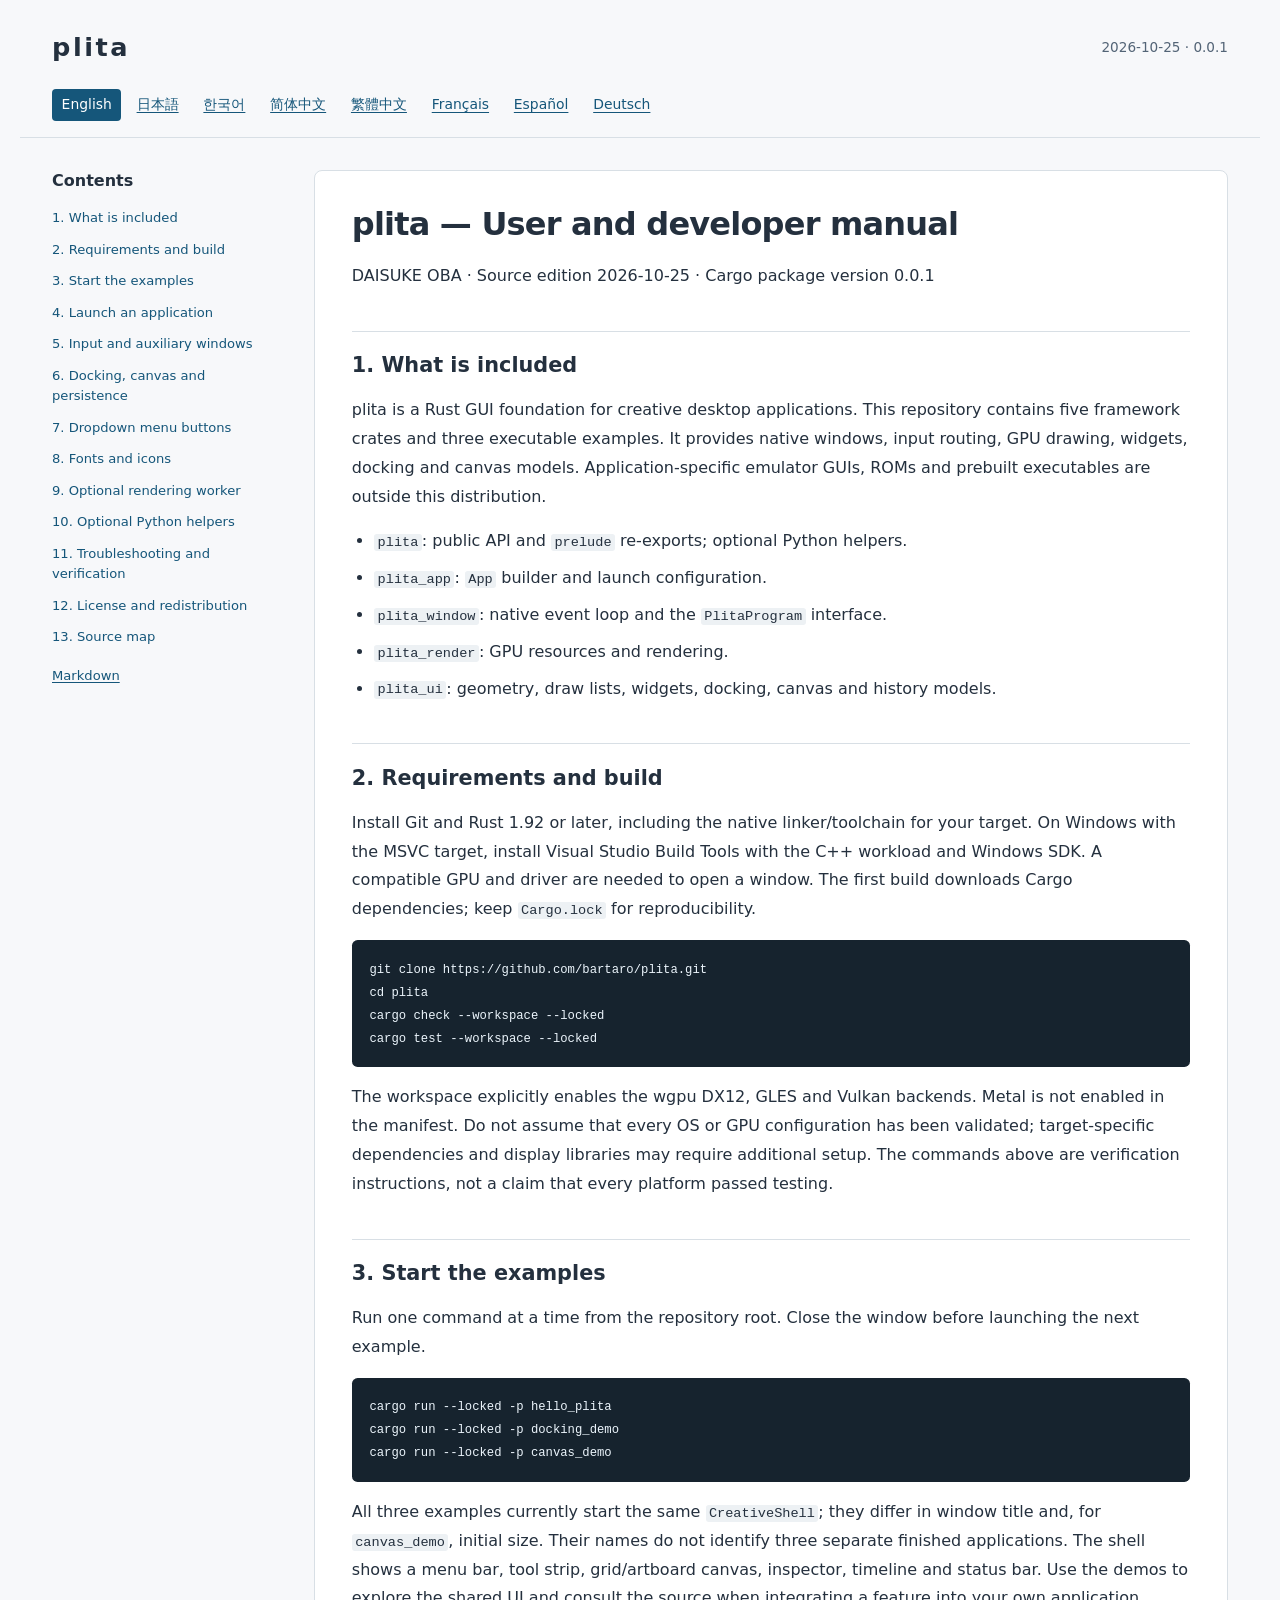
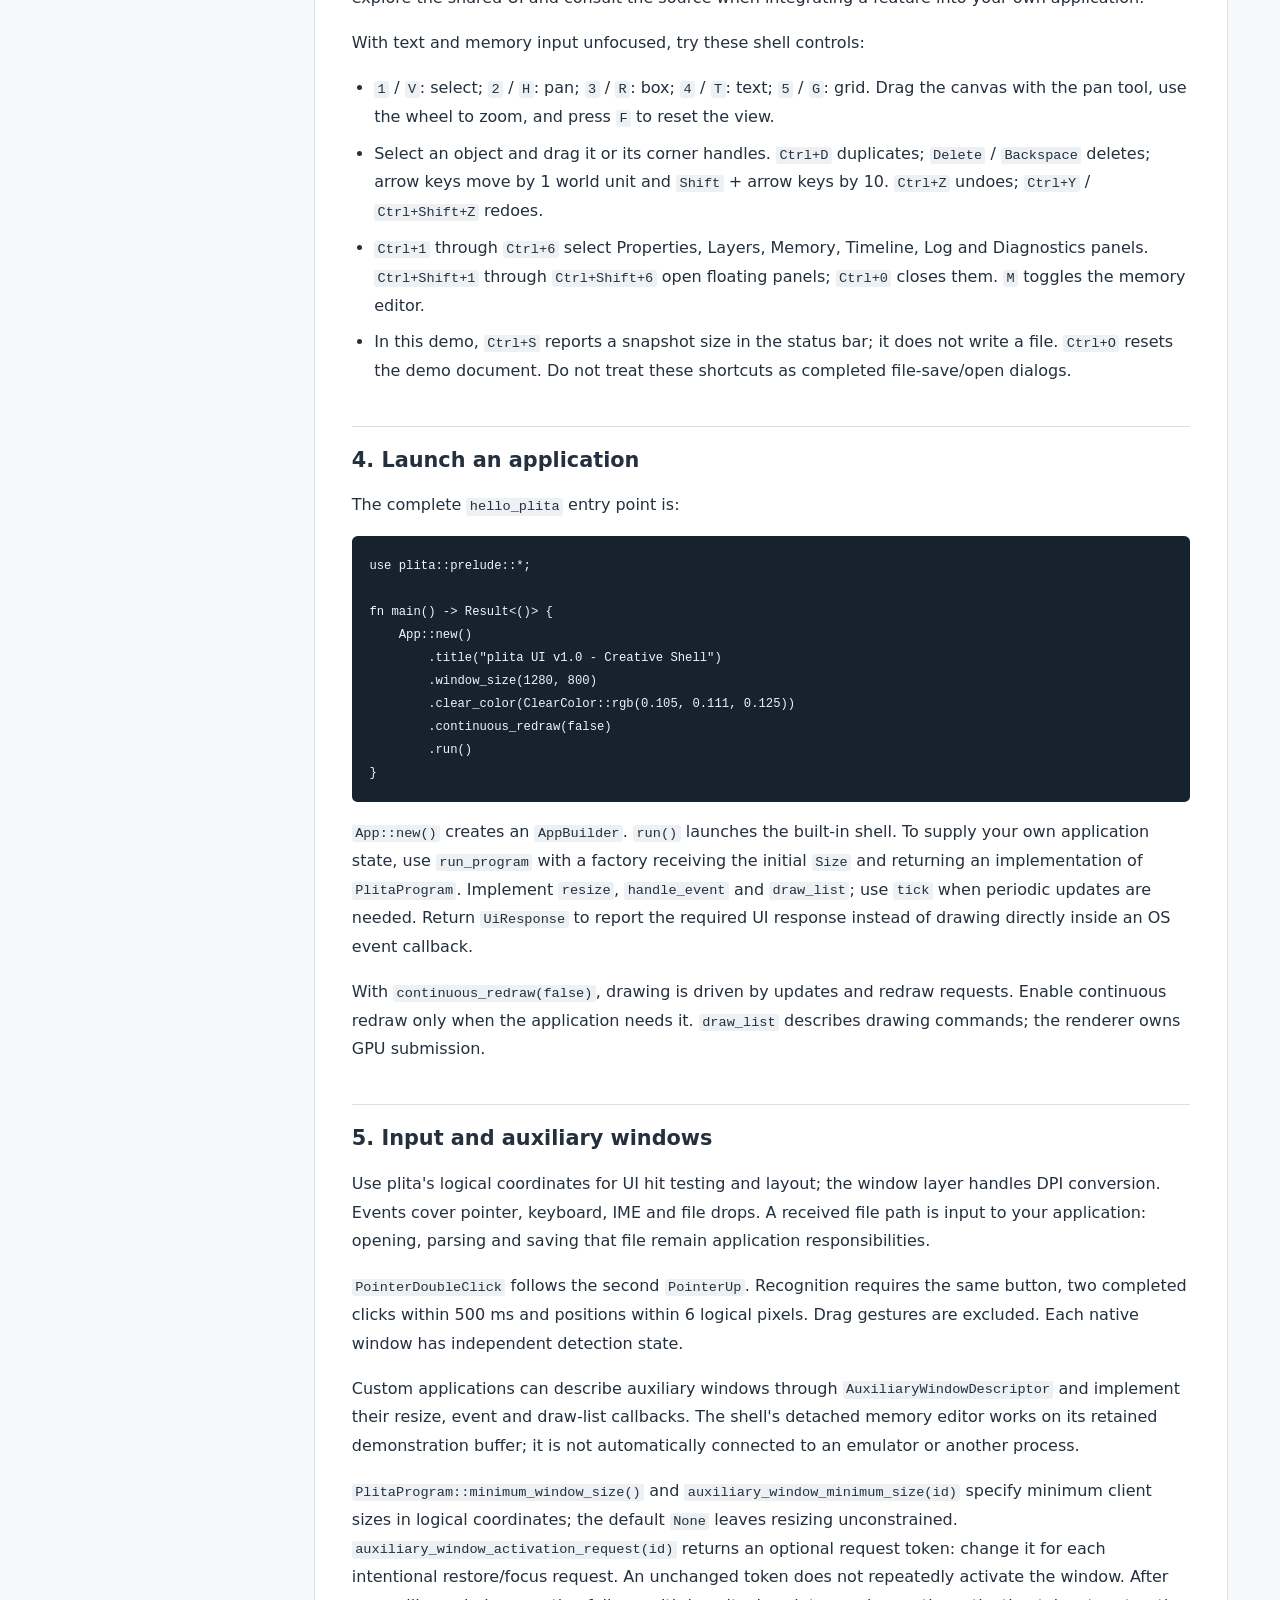
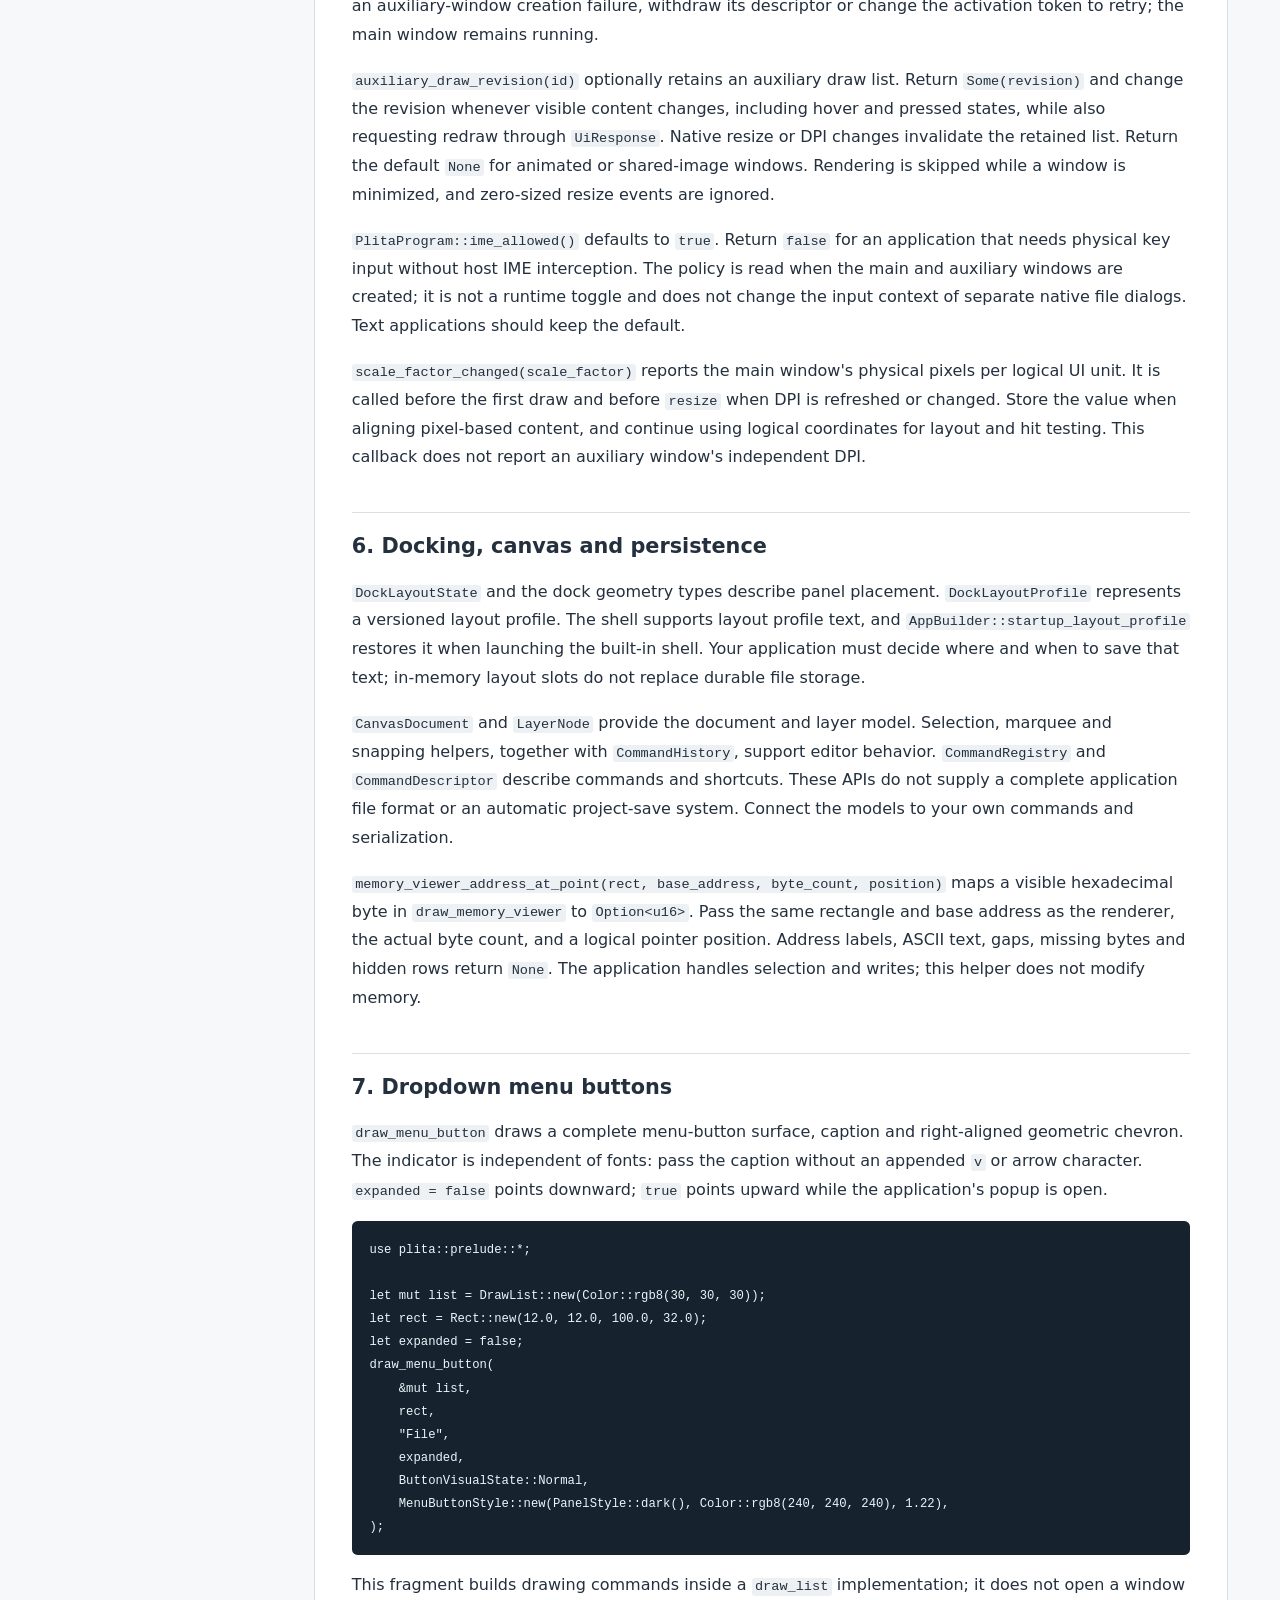
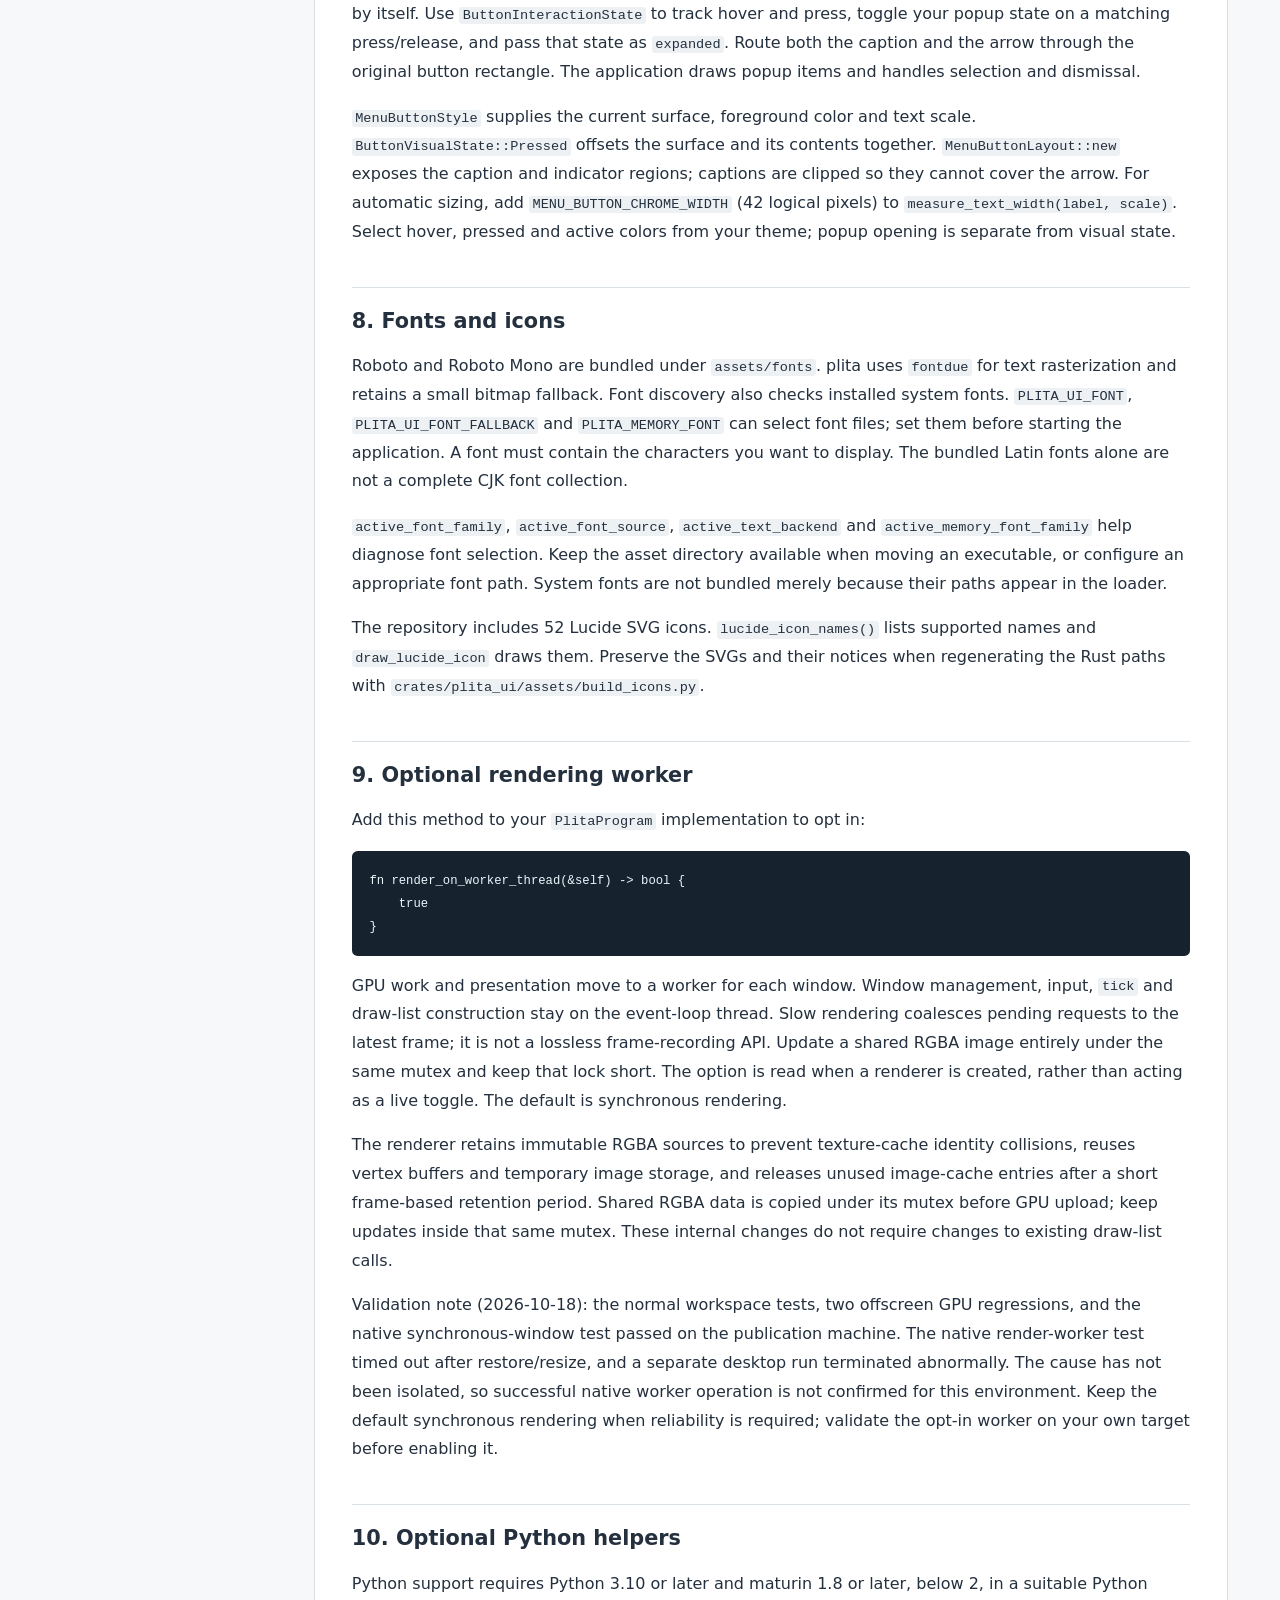
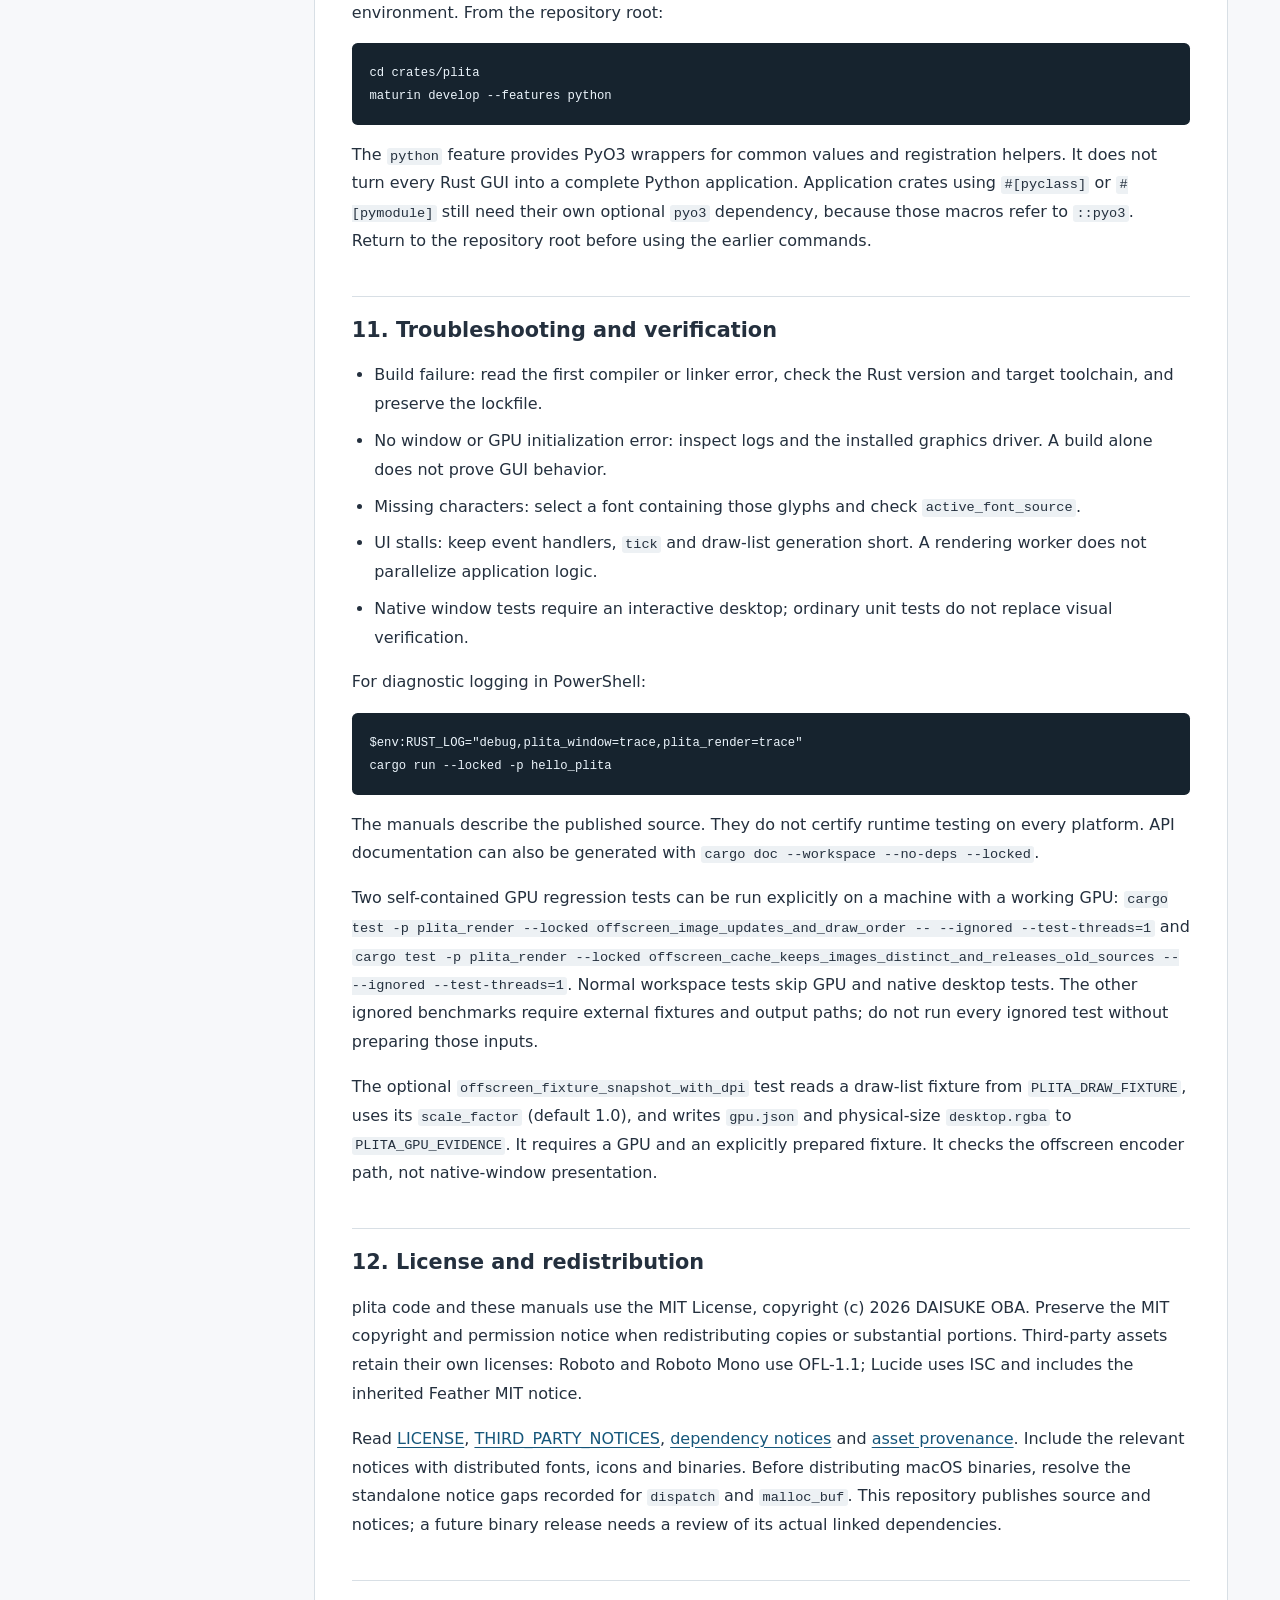
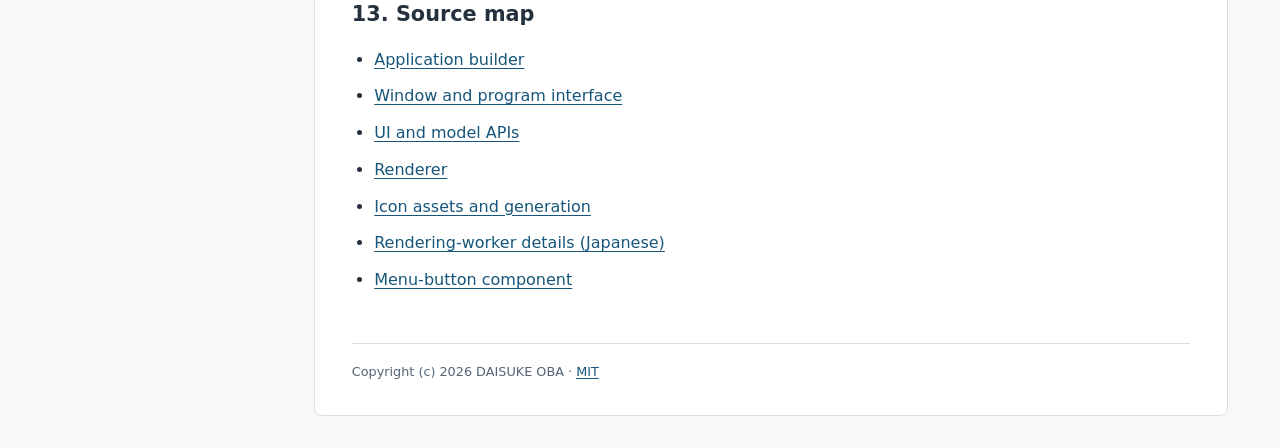
<file: docs/manual/en.html>
<!doctype html>
<html lang="en">
<head>
<meta charset="utf-8">
<meta name="viewport" content="width=device-width, initial-scale=1">
<meta name="color-scheme" content="light">
<title>plita — User and developer manual</title>
<link rel="stylesheet" href="manual.css">
</head>
<body>
<a class="skip" href="#main">Skip to content</a>
<header><a class="brand" href="index.html">plita</a><span>2026-10-25 · 0.0.1</span></header>
<nav class="languages" aria-label="Language"><a href="en.html" lang="en" hreflang="en" aria-current="page">English</a> <a href="ja.html" lang="ja" hreflang="ja">日本語</a> <a href="ko.html" lang="ko" hreflang="ko">한국어</a> <a href="zh-CN.html" lang="zh-CN" hreflang="zh-CN">简体中文</a> <a href="zh-TW.html" lang="zh-TW" hreflang="zh-TW">繁體中文</a> <a href="fr.html" lang="fr" hreflang="fr">Français</a> <a href="es.html" lang="es" hreflang="es">Español</a> <a href="de.html" lang="de" hreflang="de">Deutsch</a></nav>
<div class="layout"><aside><nav aria-label="Contents"><h2>Contents</h2><a href="#section-1">1. What is included</a><a href="#section-2">2. Requirements and build</a><a href="#section-3">3. Start the examples</a><a href="#section-4">4. Launch an application</a><a href="#section-5">5. Input and auxiliary windows</a><a href="#section-6">6. Docking, canvas and persistence</a><a href="#section-7">7. Dropdown menu buttons</a><a href="#section-8">8. Fonts and icons</a><a href="#section-9">9. Optional rendering worker</a><a href="#section-10">10. Optional Python helpers</a><a href="#section-11">11. Troubleshooting and verification</a><a href="#section-12">12. License and redistribution</a><a href="#section-13">13. Source map</a></nav><p><a href="en.md">Markdown</a></p></aside><main id="main"><h1>plita — User and developer manual</h1>
<p>DAISUKE OBA · Source edition 2026-10-25 · Cargo package version 0.0.1</p>
<h2 id="section-1">1. What is included</h2>
<p>plita is a Rust GUI foundation for creative desktop applications. This repository contains five framework crates and three executable examples. It provides native windows, input routing, GPU drawing, widgets, docking and canvas models. Application-specific emulator GUIs, ROMs and prebuilt executables are outside this distribution.</p>
<ul>
<li><code>plita</code>: public API and <code>prelude</code> re-exports; optional Python helpers.</li>
<li><code>plita_app</code>: <code>App</code> builder and launch configuration.</li>
<li><code>plita_window</code>: native event loop and the <code>PlitaProgram</code> interface.</li>
<li><code>plita_render</code>: GPU resources and rendering.</li>
<li><code>plita_ui</code>: geometry, draw lists, widgets, docking, canvas and history models.</li>
</ul>
<h2 id="section-2">2. Requirements and build</h2>
<p>Install Git and Rust 1.92 or later, including the native linker/toolchain for your target. On Windows with the MSVC target, install Visual Studio Build Tools with the C++ workload and Windows SDK. A compatible GPU and driver are needed to open a window. The first build downloads Cargo dependencies; keep <code>Cargo.lock</code> for reproducibility.</p>
<pre><code class="language-powershell">git clone https://github.com/bartaro/plita.git
cd plita
cargo check --workspace --locked
cargo test --workspace --locked
</code></pre>
<p>The workspace explicitly enables the wgpu DX12, GLES and Vulkan backends. Metal is not enabled in the manifest. Do not assume that every OS or GPU configuration has been validated; target-specific dependencies and display libraries may require additional setup. The commands above are verification instructions, not a claim that every platform passed testing.</p>
<h2 id="section-3">3. Start the examples</h2>
<p>Run one command at a time from the repository root. Close the window before launching the next example.</p>
<pre><code class="language-powershell">cargo run --locked -p hello_plita
cargo run --locked -p docking_demo
cargo run --locked -p canvas_demo
</code></pre>
<p>All three examples currently start the same <code>CreativeShell</code>; they differ in window title and, for <code>canvas_demo</code>, initial size. Their names do not identify three separate finished applications. The shell shows a menu bar, tool strip, grid/artboard canvas, inspector, timeline and status bar. Use the demos to explore the shared UI and consult the source when integrating a feature into your own application.</p>
<p>With text and memory input unfocused, try these shell controls:</p>
<ul>
<li><code>1</code> / <code>V</code>: select; <code>2</code> / <code>H</code>: pan; <code>3</code> / <code>R</code>: box; <code>4</code> / <code>T</code>: text; <code>5</code> / <code>G</code>: grid. Drag the canvas with the pan tool, use the wheel to zoom, and press <code>F</code> to reset the view.</li>
<li>Select an object and drag it or its corner handles. <code>Ctrl+D</code> duplicates; <code>Delete</code> / <code>Backspace</code> deletes; arrow keys move by 1 world unit and <code>Shift</code> + arrow keys by 10. <code>Ctrl+Z</code> undoes; <code>Ctrl+Y</code> / <code>Ctrl+Shift+Z</code> redoes.</li>
<li><code>Ctrl+1</code> through <code>Ctrl+6</code> select Properties, Layers, Memory, Timeline, Log and Diagnostics panels. <code>Ctrl+Shift+1</code> through <code>Ctrl+Shift+6</code> open floating panels; <code>Ctrl+0</code> closes them. <code>M</code> toggles the memory editor.</li>
<li>In this demo, <code>Ctrl+S</code> reports a snapshot size in the status bar; it does not write a file. <code>Ctrl+O</code> resets the demo document. Do not treat these shortcuts as completed file-save/open dialogs.</li>
</ul>
<h2 id="section-4">4. Launch an application</h2>
<p>The complete <code>hello_plita</code> entry point is:</p>
<pre><code class="language-rust">use plita::prelude::*;

fn main() -&gt; Result&lt;()&gt; {
    App::new()
        .title(&quot;plita UI v1.0 - Creative Shell&quot;)
        .window_size(1280, 800)
        .clear_color(ClearColor::rgb(0.105, 0.111, 0.125))
        .continuous_redraw(false)
        .run()
}
</code></pre>
<p><code>App::new()</code> creates an <code>AppBuilder</code>. <code>run()</code> launches the built-in shell. To supply your own application state, use <code>run_program</code> with a factory receiving the initial <code>Size</code> and returning an implementation of <code>PlitaProgram</code>. Implement <code>resize</code>, <code>handle_event</code> and <code>draw_list</code>; use <code>tick</code> when periodic updates are needed. Return <code>UiResponse</code> to report the required UI response instead of drawing directly inside an OS event callback.</p>
<p>With <code>continuous_redraw(false)</code>, drawing is driven by updates and redraw requests. Enable continuous redraw only when the application needs it. <code>draw_list</code> describes drawing commands; the renderer owns GPU submission.</p>
<h2 id="section-5">5. Input and auxiliary windows</h2>
<p>Use plita&#x27;s logical coordinates for UI hit testing and layout; the window layer handles DPI conversion. Events cover pointer, keyboard, IME and file drops. A received file path is input to your application: opening, parsing and saving that file remain application responsibilities.</p>
<p><code>PointerDoubleClick</code> follows the second <code>PointerUp</code>. Recognition requires the same button, two completed clicks within 500 ms and positions within 6 logical pixels. Drag gestures are excluded. Each native window has independent detection state.</p>
<p>Custom applications can describe auxiliary windows through <code>AuxiliaryWindowDescriptor</code> and implement their resize, event and draw-list callbacks. The shell&#x27;s detached memory editor works on its retained demonstration buffer; it is not automatically connected to an emulator or another process.</p>
<p><code>PlitaProgram::minimum_window_size()</code> and <code>auxiliary_window_minimum_size(id)</code> specify minimum client sizes in logical coordinates; the default <code>None</code> leaves resizing unconstrained. <code>auxiliary_window_activation_request(id)</code> returns an optional request token: change it for each intentional restore/focus request. An unchanged token does not repeatedly activate the window. After an auxiliary-window creation failure, withdraw its descriptor or change the activation token to retry; the main window remains running.</p>
<p><code>auxiliary_draw_revision(id)</code> optionally retains an auxiliary draw list. Return <code>Some(revision)</code> and change the revision whenever visible content changes, including hover and pressed states, while also requesting redraw through <code>UiResponse</code>. Native resize or DPI changes invalidate the retained list. Return the default <code>None</code> for animated or shared-image windows. Rendering is skipped while a window is minimized, and zero-sized resize events are ignored.</p>
<p><code>PlitaProgram::ime_allowed()</code> defaults to <code>true</code>. Return <code>false</code> for an application that needs physical key input without host IME interception. The policy is read when the main and auxiliary windows are created; it is not a runtime toggle and does not change the input context of separate native file dialogs. Text applications should keep the default.</p>
<p><code>scale_factor_changed(scale_factor)</code> reports the main window&#x27;s physical pixels per logical UI unit. It is called before the first draw and before <code>resize</code> when DPI is refreshed or changed. Store the value when aligning pixel-based content, and continue using logical coordinates for layout and hit testing. This callback does not report an auxiliary window&#x27;s independent DPI.</p>
<h2 id="section-6">6. Docking, canvas and persistence</h2>
<p><code>DockLayoutState</code> and the dock geometry types describe panel placement. <code>DockLayoutProfile</code> represents a versioned layout profile. The shell supports layout profile text, and <code>AppBuilder::startup_layout_profile</code> restores it when launching the built-in shell. Your application must decide where and when to save that text; in-memory layout slots do not replace durable file storage.</p>
<p><code>CanvasDocument</code> and <code>LayerNode</code> provide the document and layer model. Selection, marquee and snapping helpers, together with <code>CommandHistory</code>, support editor behavior. <code>CommandRegistry</code> and <code>CommandDescriptor</code> describe commands and shortcuts. These APIs do not supply a complete application file format or an automatic project-save system. Connect the models to your own commands and serialization.</p>
<p><code>memory_viewer_address_at_point(rect, base_address, byte_count, position)</code> maps a visible hexadecimal byte in <code>draw_memory_viewer</code> to <code>Option&lt;u16&gt;</code>. Pass the same rectangle and base address as the renderer, the actual byte count, and a logical pointer position. Address labels, ASCII text, gaps, missing bytes and hidden rows return <code>None</code>. The application handles selection and writes; this helper does not modify memory.</p>
<h2 id="section-7">7. Dropdown menu buttons</h2>
<p><code>draw_menu_button</code> draws a complete menu-button surface, caption and right-aligned geometric chevron. The indicator is independent of fonts: pass the caption without an appended <code>v</code> or arrow character. <code>expanded = false</code> points downward; <code>true</code> points upward while the application&#x27;s popup is open.</p>
<pre><code class="language-rust">use plita::prelude::*;

let mut list = DrawList::new(Color::rgb8(30, 30, 30));
let rect = Rect::new(12.0, 12.0, 100.0, 32.0);
let expanded = false;
draw_menu_button(
    &amp;mut list,
    rect,
    &quot;File&quot;,
    expanded,
    ButtonVisualState::Normal,
    MenuButtonStyle::new(PanelStyle::dark(), Color::rgb8(240, 240, 240), 1.22),
);
</code></pre>
<p>This fragment builds drawing commands inside a <code>draw_list</code> implementation; it does not open a window by itself. Use <code>ButtonInteractionState</code> to track hover and press, toggle your popup state on a matching press/release, and pass that state as <code>expanded</code>. Route both the caption and the arrow through the original button rectangle. The application draws popup items and handles selection and dismissal.</p>
<p><code>MenuButtonStyle</code> supplies the current surface, foreground color and text scale. <code>ButtonVisualState::Pressed</code> offsets the surface and its contents together. <code>MenuButtonLayout::new</code> exposes the caption and indicator regions; captions are clipped so they cannot cover the arrow. For automatic sizing, add <code>MENU_BUTTON_CHROME_WIDTH</code> (42 logical pixels) to <code>measure_text_width(label, scale)</code>. Select hover, pressed and active colors from your theme; popup opening is separate from visual state.</p>
<h2 id="section-8">8. Fonts and icons</h2>
<p>Roboto and Roboto Mono are bundled under <code>assets/fonts</code>. plita uses <code>fontdue</code> for text rasterization and retains a small bitmap fallback. Font discovery also checks installed system fonts. <code>PLITA_UI_FONT</code>, <code>PLITA_UI_FONT_FALLBACK</code> and <code>PLITA_MEMORY_FONT</code> can select font files; set them before starting the application. A font must contain the characters you want to display. The bundled Latin fonts alone are not a complete CJK font collection.</p>
<p><code>active_font_family</code>, <code>active_font_source</code>, <code>active_text_backend</code> and <code>active_memory_font_family</code> help diagnose font selection. Keep the asset directory available when moving an executable, or configure an appropriate font path. System fonts are not bundled merely because their paths appear in the loader.</p>
<p>The repository includes 52 Lucide SVG icons. <code>lucide_icon_names()</code> lists supported names and <code>draw_lucide_icon</code> draws them. Preserve the SVGs and their notices when regenerating the Rust paths with <code>crates/plita_ui/assets/build_icons.py</code>.</p>
<h2 id="section-9">9. Optional rendering worker</h2>
<p>Add this method to your <code>PlitaProgram</code> implementation to opt in:</p>
<pre><code class="language-rust">fn render_on_worker_thread(&amp;self) -&gt; bool {
    true
}
</code></pre>
<p>GPU work and presentation move to a worker for each window. Window management, input, <code>tick</code> and draw-list construction stay on the event-loop thread. Slow rendering coalesces pending requests to the latest frame; it is not a lossless frame-recording API. Update a shared RGBA image entirely under the same mutex and keep that lock short. The option is read when a renderer is created, rather than acting as a live toggle. The default is synchronous rendering.</p>
<p>The renderer retains immutable RGBA sources to prevent texture-cache identity collisions, reuses vertex buffers and temporary image storage, and releases unused image-cache entries after a short frame-based retention period. Shared RGBA data is copied under its mutex before GPU upload; keep updates inside that same mutex. These internal changes do not require changes to existing draw-list calls.</p>
<p>Validation note (2026-10-18): the normal workspace tests, two offscreen GPU regressions, and the native synchronous-window test passed on the publication machine. The native render-worker test timed out after restore/resize, and a separate desktop run terminated abnormally. The cause has not been isolated, so successful native worker operation is not confirmed for this environment. Keep the default synchronous rendering when reliability is required; validate the opt-in worker on your own target before enabling it.</p>
<h2 id="section-10">10. Optional Python helpers</h2>
<p>Python support requires Python 3.10 or later and maturin 1.8 or later, below 2, in a suitable Python environment. From the repository root:</p>
<pre><code class="language-powershell">cd crates/plita
maturin develop --features python
</code></pre>
<p>The <code>python</code> feature provides PyO3 wrappers for common values and registration helpers. It does not turn every Rust GUI into a complete Python application. Application crates using <code>#[pyclass]</code> or <code>#[pymodule]</code> still need their own optional <code>pyo3</code> dependency, because those macros refer to <code>::pyo3</code>. Return to the repository root before using the earlier commands.</p>
<h2 id="section-11">11. Troubleshooting and verification</h2>
<ul>
<li>Build failure: read the first compiler or linker error, check the Rust version and target toolchain, and preserve the lockfile.</li>
<li>No window or GPU initialization error: inspect logs and the installed graphics driver. A build alone does not prove GUI behavior.</li>
<li>Missing characters: select a font containing those glyphs and check <code>active_font_source</code>.</li>
<li>UI stalls: keep event handlers, <code>tick</code> and draw-list generation short. A rendering worker does not parallelize application logic.</li>
<li>Native window tests require an interactive desktop; ordinary unit tests do not replace visual verification.</li>
</ul>
<p>For diagnostic logging in PowerShell:</p>
<pre><code class="language-powershell">$env:RUST_LOG=&quot;debug,plita_window=trace,plita_render=trace&quot;
cargo run --locked -p hello_plita
</code></pre>
<p>The manuals describe the published source. They do not certify runtime testing on every platform. API documentation can also be generated with <code>cargo doc --workspace --no-deps --locked</code>.</p>
<p>Two self-contained GPU regression tests can be run explicitly on a machine with a working GPU: <code>cargo test -p plita_render --locked offscreen_image_updates_and_draw_order -- --ignored --test-threads=1</code> and <code>cargo test -p plita_render --locked offscreen_cache_keeps_images_distinct_and_releases_old_sources -- --ignored --test-threads=1</code>. Normal workspace tests skip GPU and native desktop tests. The other ignored benchmarks require external fixtures and output paths; do not run every ignored test without preparing those inputs.</p>
<p>The optional <code>offscreen_fixture_snapshot_with_dpi</code> test reads a draw-list fixture from <code>PLITA_DRAW_FIXTURE</code>, uses its <code>scale_factor</code> (default 1.0), and writes <code>gpu.json</code> and physical-size <code>desktop.rgba</code> to <code>PLITA_GPU_EVIDENCE</code>. It requires a GPU and an explicitly prepared fixture. It checks the offscreen encoder path, not native-window presentation.</p>
<h2 id="section-12">12. License and redistribution</h2>
<p>plita code and these manuals use the MIT License, copyright (c) 2026 DAISUKE OBA. Preserve the MIT copyright and permission notice when redistributing copies or substantial portions. Third-party assets retain their own licenses: Roboto and Roboto Mono use OFL-1.1; Lucide uses ISC and includes the inherited Feather MIT notice.</p>
<p>Read <a href="../../LICENSE">LICENSE</a>, <a href="../../THIRD_PARTY_NOTICES.md">THIRD_PARTY_NOTICES</a>, <a href="../../licenses/DEPENDENCIES.md">dependency notices</a> and <a href="../../licenses/ASSET_PROVENANCE.json">asset provenance</a>. Include the relevant notices with distributed fonts, icons and binaries. Before distributing macOS binaries, resolve the standalone notice gaps recorded for <code>dispatch</code> and <code>malloc_buf</code>. This repository publishes source and notices; a future binary release needs a review of its actual linked dependencies.</p>
<h2 id="section-13">13. Source map</h2>
<ul>
<li><a href="../../crates/plita_app/src/lib.rs">Application builder</a></li>
<li><a href="../../crates/plita_window/src/lib.rs">Window and program interface</a></li>
<li><a href="../../crates/plita_ui/src/lib.rs">UI and model APIs</a></li>
<li><a href="../../crates/plita_render/src/lib.rs">Renderer</a></li>
<li><a href="../../crates/plita_ui/assets/README.md">Icon assets and generation</a></li>
<li><a href="../render_worker_ja.md">Rendering-worker details (Japanese)</a></li>
<li><a href="../../crates/plita_ui/src/menu_button.rs">Menu-button component</a></li>
</ul>
<footer>Copyright (c) 2026 DAISUKE OBA · <a href="../../LICENSE">MIT</a></footer>
</main></div>
</body>
</html>
</file>
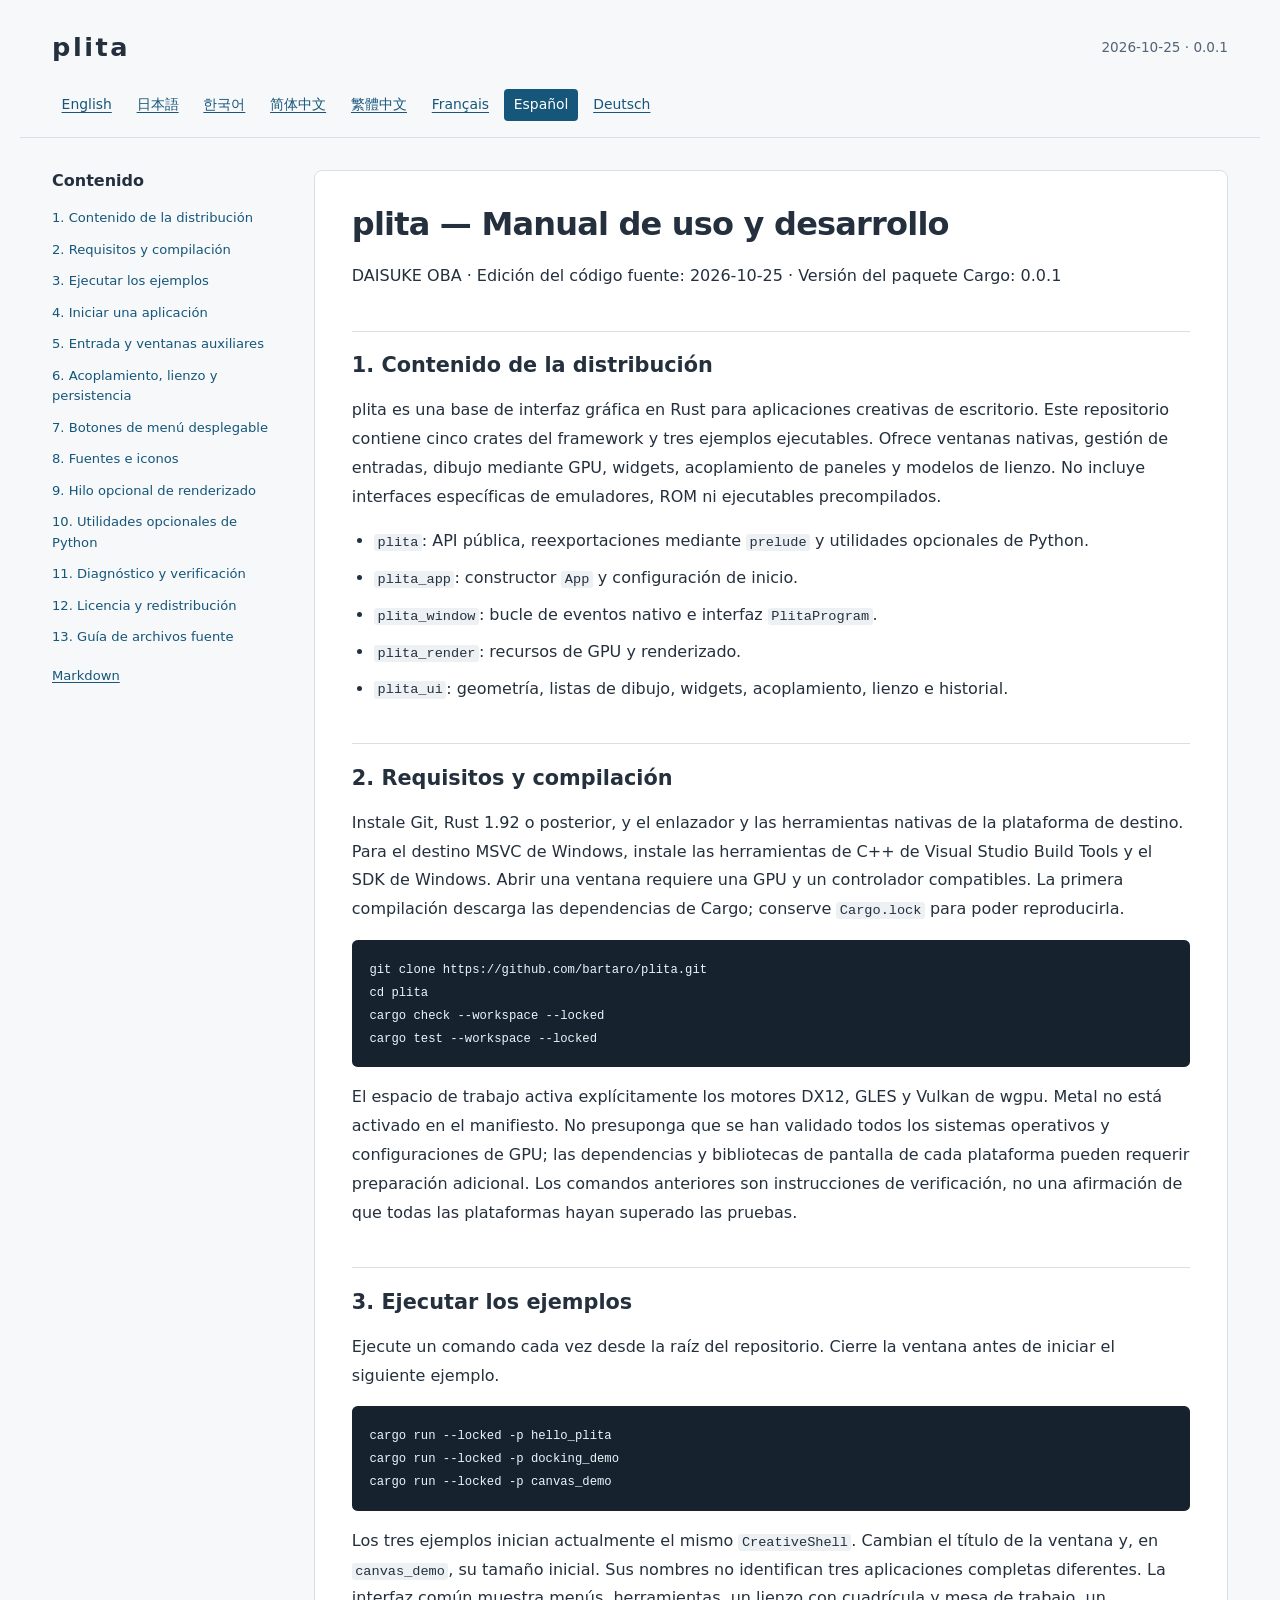
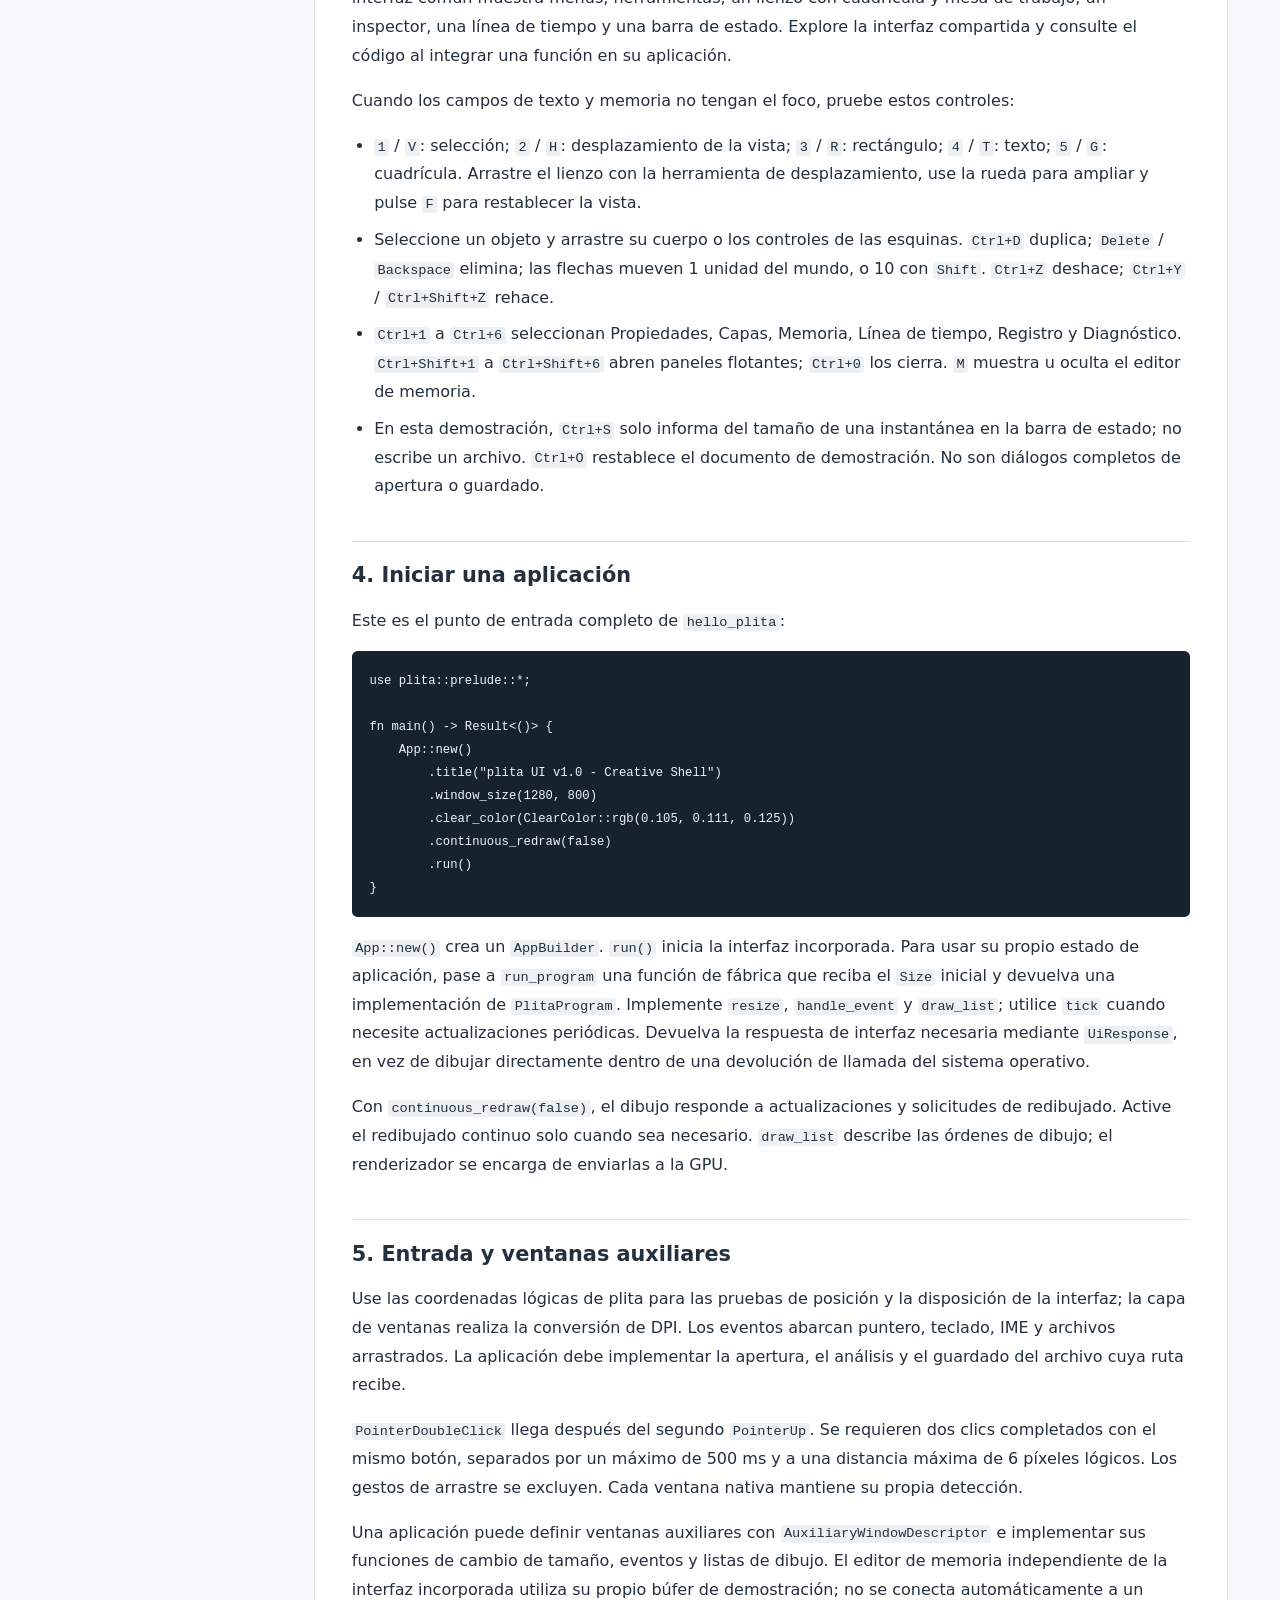
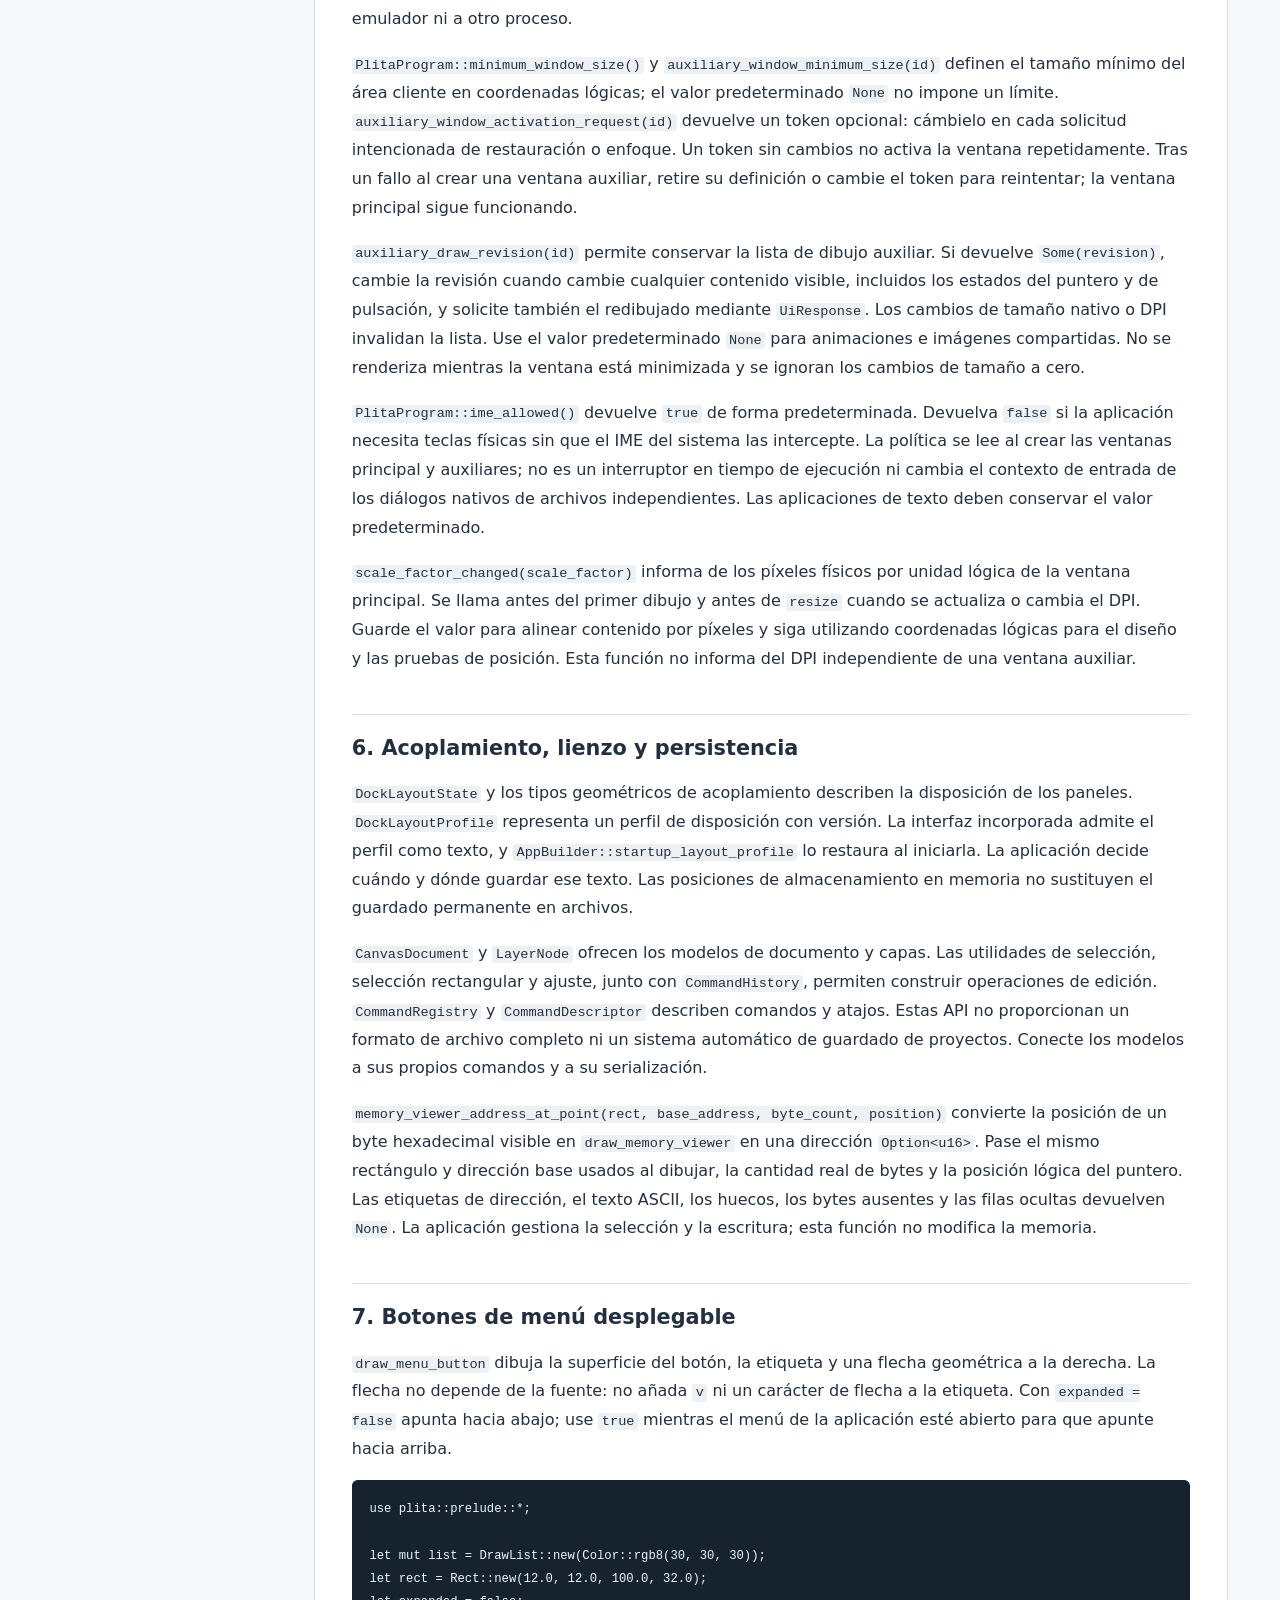
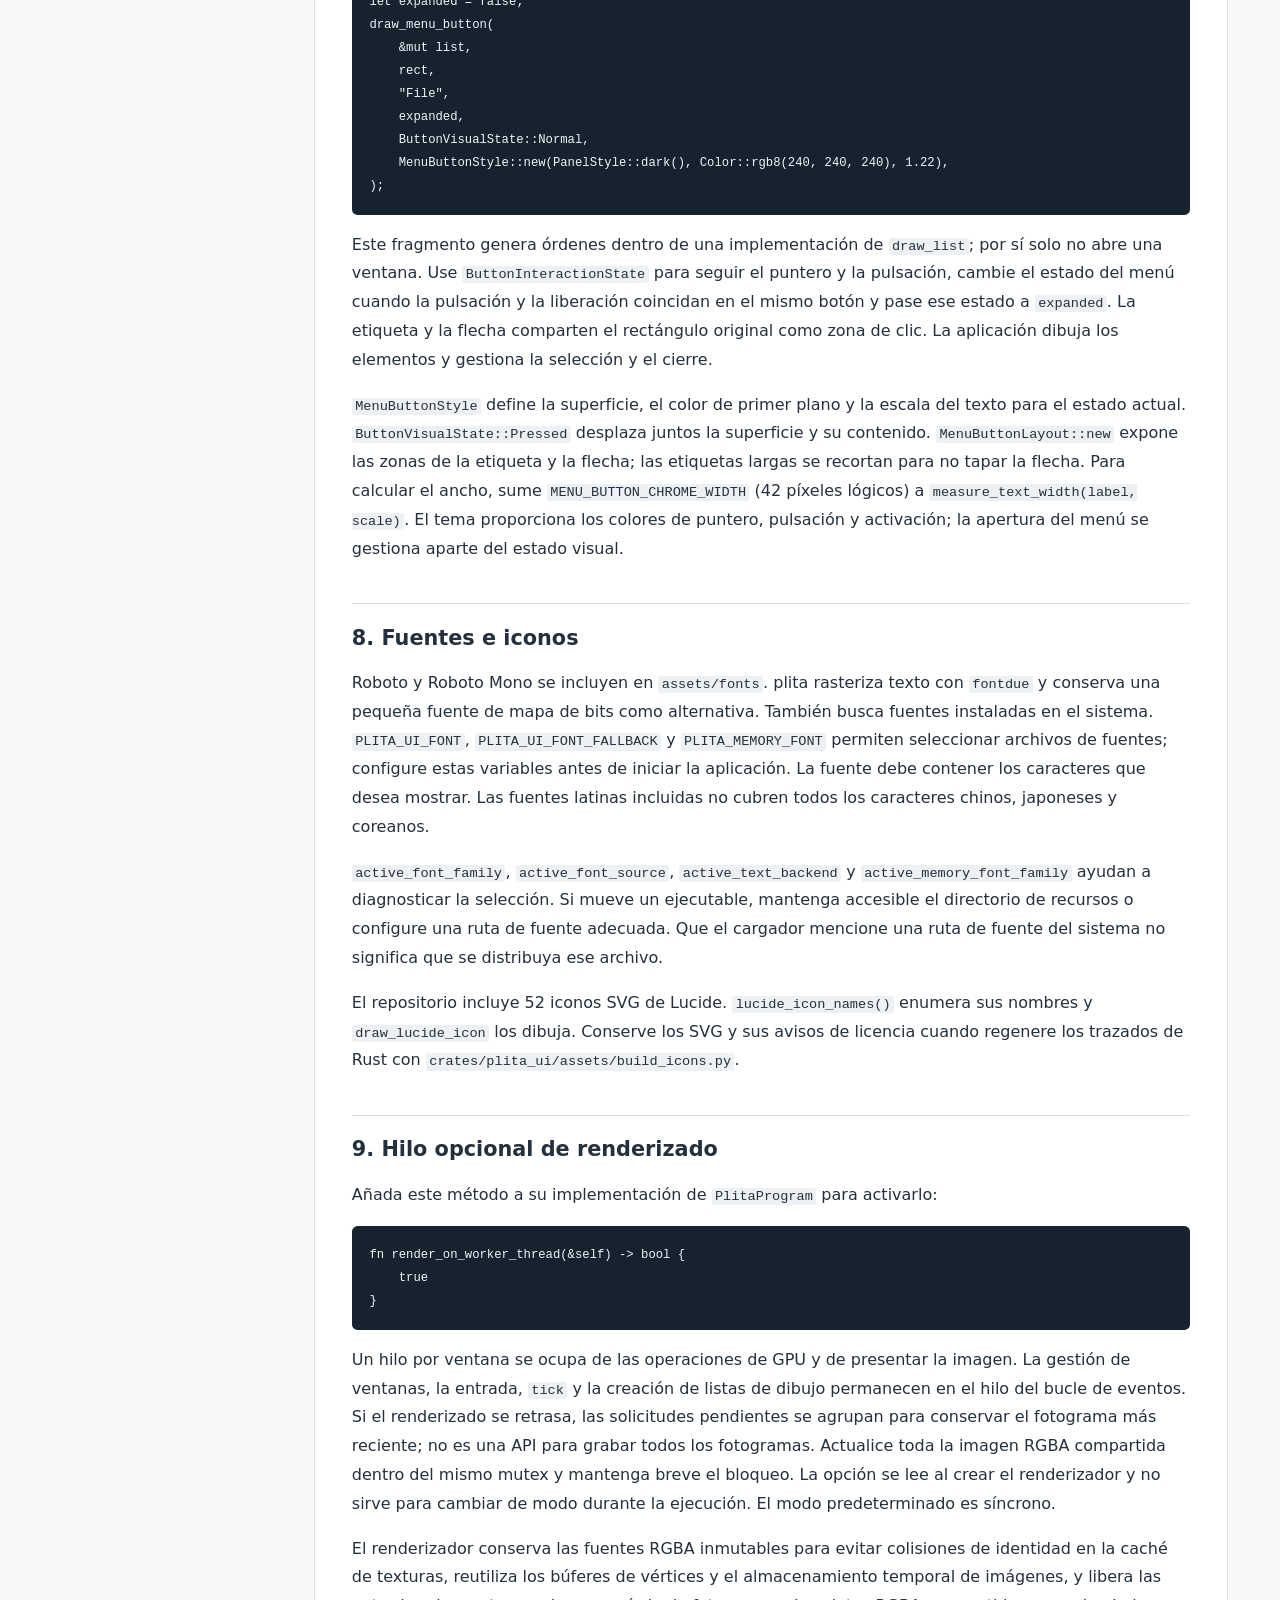
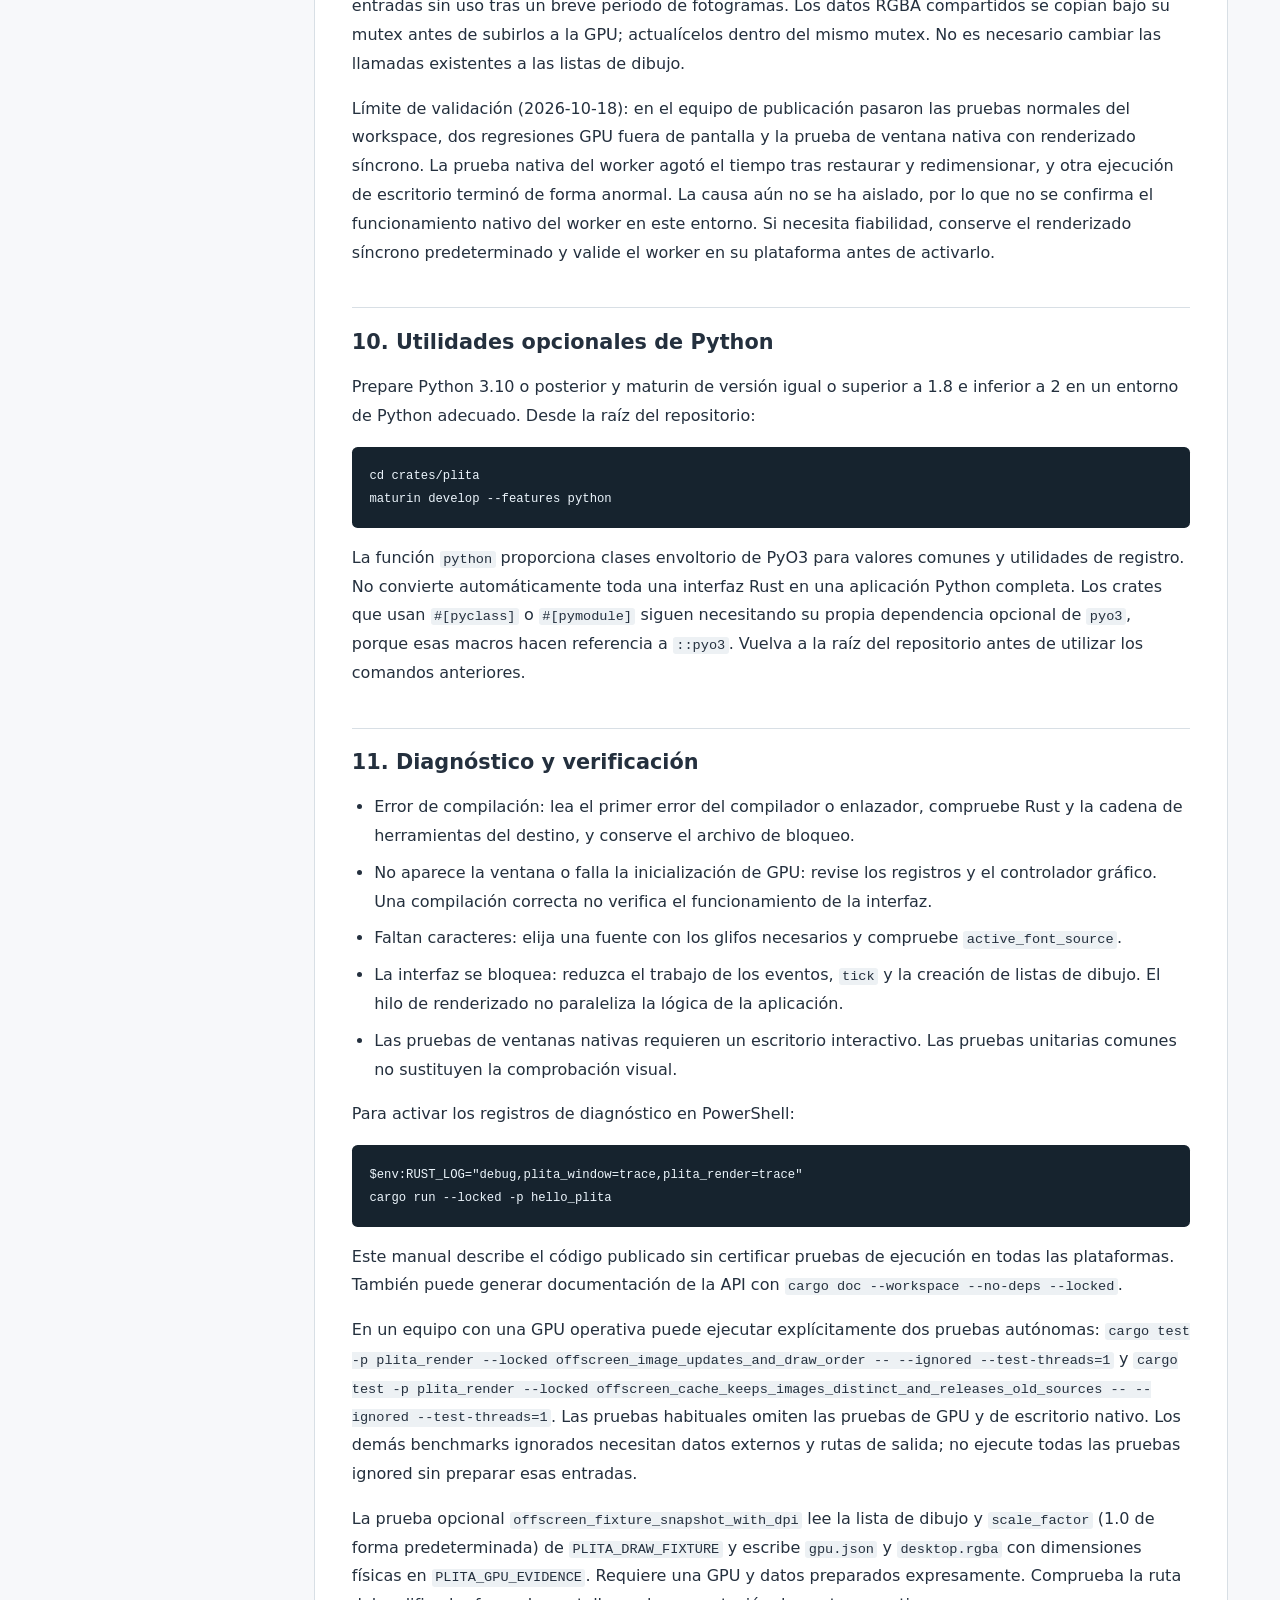
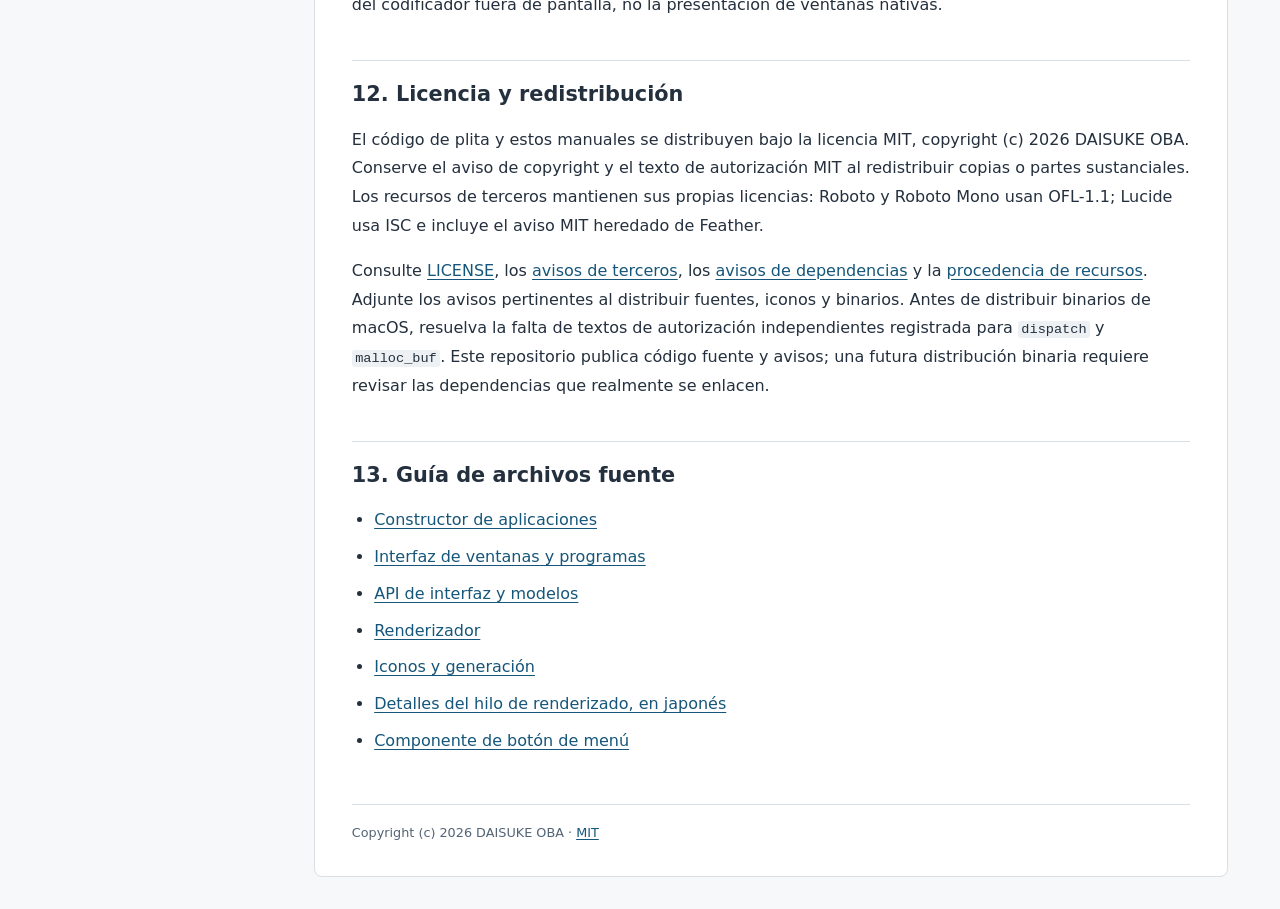
<file: docs/manual/es.html>
<!doctype html>
<html lang="es">
<head>
<meta charset="utf-8">
<meta name="viewport" content="width=device-width, initial-scale=1">
<meta name="color-scheme" content="light">
<title>plita — Manual de uso y desarrollo</title>
<link rel="stylesheet" href="manual.css">
</head>
<body>
<a class="skip" href="#main">Ir al contenido</a>
<header><a class="brand" href="index.html">plita</a><span>2026-10-25 · 0.0.1</span></header>
<nav class="languages" aria-label="Language"><a href="en.html" lang="en" hreflang="en">English</a> <a href="ja.html" lang="ja" hreflang="ja">日本語</a> <a href="ko.html" lang="ko" hreflang="ko">한국어</a> <a href="zh-CN.html" lang="zh-CN" hreflang="zh-CN">简体中文</a> <a href="zh-TW.html" lang="zh-TW" hreflang="zh-TW">繁體中文</a> <a href="fr.html" lang="fr" hreflang="fr">Français</a> <a href="es.html" lang="es" hreflang="es" aria-current="page">Español</a> <a href="de.html" lang="de" hreflang="de">Deutsch</a></nav>
<div class="layout"><aside><nav aria-label="Contenido"><h2>Contenido</h2><a href="#section-1">1. Contenido de la distribución</a><a href="#section-2">2. Requisitos y compilación</a><a href="#section-3">3. Ejecutar los ejemplos</a><a href="#section-4">4. Iniciar una aplicación</a><a href="#section-5">5. Entrada y ventanas auxiliares</a><a href="#section-6">6. Acoplamiento, lienzo y persistencia</a><a href="#section-7">7. Botones de menú desplegable</a><a href="#section-8">8. Fuentes e iconos</a><a href="#section-9">9. Hilo opcional de renderizado</a><a href="#section-10">10. Utilidades opcionales de Python</a><a href="#section-11">11. Diagnóstico y verificación</a><a href="#section-12">12. Licencia y redistribución</a><a href="#section-13">13. Guía de archivos fuente</a></nav><p><a href="es.md">Markdown</a></p></aside><main id="main"><h1>plita — Manual de uso y desarrollo</h1>
<p>DAISUKE OBA · Edición del código fuente: 2026-10-25 · Versión del paquete Cargo: 0.0.1</p>
<h2 id="section-1">1. Contenido de la distribución</h2>
<p>plita es una base de interfaz gráfica en Rust para aplicaciones creativas de escritorio. Este repositorio contiene cinco crates del framework y tres ejemplos ejecutables. Ofrece ventanas nativas, gestión de entradas, dibujo mediante GPU, widgets, acoplamiento de paneles y modelos de lienzo. No incluye interfaces específicas de emuladores, ROM ni ejecutables precompilados.</p>
<ul>
<li><code>plita</code>: API pública, reexportaciones mediante <code>prelude</code> y utilidades opcionales de Python.</li>
<li><code>plita_app</code>: constructor <code>App</code> y configuración de inicio.</li>
<li><code>plita_window</code>: bucle de eventos nativo e interfaz <code>PlitaProgram</code>.</li>
<li><code>plita_render</code>: recursos de GPU y renderizado.</li>
<li><code>plita_ui</code>: geometría, listas de dibujo, widgets, acoplamiento, lienzo e historial.</li>
</ul>
<h2 id="section-2">2. Requisitos y compilación</h2>
<p>Instale Git, Rust 1.92 o posterior, y el enlazador y las herramientas nativas de la plataforma de destino. Para el destino MSVC de Windows, instale las herramientas de C++ de Visual Studio Build Tools y el SDK de Windows. Abrir una ventana requiere una GPU y un controlador compatibles. La primera compilación descarga las dependencias de Cargo; conserve <code>Cargo.lock</code> para poder reproducirla.</p>
<pre><code class="language-powershell">git clone https://github.com/bartaro/plita.git
cd plita
cargo check --workspace --locked
cargo test --workspace --locked
</code></pre>
<p>El espacio de trabajo activa explícitamente los motores DX12, GLES y Vulkan de wgpu. Metal no está activado en el manifiesto. No presuponga que se han validado todos los sistemas operativos y configuraciones de GPU; las dependencias y bibliotecas de pantalla de cada plataforma pueden requerir preparación adicional. Los comandos anteriores son instrucciones de verificación, no una afirmación de que todas las plataformas hayan superado las pruebas.</p>
<h2 id="section-3">3. Ejecutar los ejemplos</h2>
<p>Ejecute un comando cada vez desde la raíz del repositorio. Cierre la ventana antes de iniciar el siguiente ejemplo.</p>
<pre><code class="language-powershell">cargo run --locked -p hello_plita
cargo run --locked -p docking_demo
cargo run --locked -p canvas_demo
</code></pre>
<p>Los tres ejemplos inician actualmente el mismo <code>CreativeShell</code>. Cambian el título de la ventana y, en <code>canvas_demo</code>, su tamaño inicial. Sus nombres no identifican tres aplicaciones completas diferentes. La interfaz común muestra menús, herramientas, un lienzo con cuadrícula y mesa de trabajo, un inspector, una línea de tiempo y una barra de estado. Explore la interfaz compartida y consulte el código al integrar una función en su aplicación.</p>
<p>Cuando los campos de texto y memoria no tengan el foco, pruebe estos controles:</p>
<ul>
<li><code>1</code> / <code>V</code>: selección; <code>2</code> / <code>H</code>: desplazamiento de la vista; <code>3</code> / <code>R</code>: rectángulo; <code>4</code> / <code>T</code>: texto; <code>5</code> / <code>G</code>: cuadrícula. Arrastre el lienzo con la herramienta de desplazamiento, use la rueda para ampliar y pulse <code>F</code> para restablecer la vista.</li>
<li>Seleccione un objeto y arrastre su cuerpo o los controles de las esquinas. <code>Ctrl+D</code> duplica; <code>Delete</code> / <code>Backspace</code> elimina; las flechas mueven 1 unidad del mundo, o 10 con <code>Shift</code>. <code>Ctrl+Z</code> deshace; <code>Ctrl+Y</code> / <code>Ctrl+Shift+Z</code> rehace.</li>
<li><code>Ctrl+1</code> a <code>Ctrl+6</code> seleccionan Propiedades, Capas, Memoria, Línea de tiempo, Registro y Diagnóstico. <code>Ctrl+Shift+1</code> a <code>Ctrl+Shift+6</code> abren paneles flotantes; <code>Ctrl+0</code> los cierra. <code>M</code> muestra u oculta el editor de memoria.</li>
<li>En esta demostración, <code>Ctrl+S</code> solo informa del tamaño de una instantánea en la barra de estado; no escribe un archivo. <code>Ctrl+O</code> restablece el documento de demostración. No son diálogos completos de apertura o guardado.</li>
</ul>
<h2 id="section-4">4. Iniciar una aplicación</h2>
<p>Este es el punto de entrada completo de <code>hello_plita</code>:</p>
<pre><code class="language-rust">use plita::prelude::*;

fn main() -&gt; Result&lt;()&gt; {
    App::new()
        .title(&quot;plita UI v1.0 - Creative Shell&quot;)
        .window_size(1280, 800)
        .clear_color(ClearColor::rgb(0.105, 0.111, 0.125))
        .continuous_redraw(false)
        .run()
}
</code></pre>
<p><code>App::new()</code> crea un <code>AppBuilder</code>. <code>run()</code> inicia la interfaz incorporada. Para usar su propio estado de aplicación, pase a <code>run_program</code> una función de fábrica que reciba el <code>Size</code> inicial y devuelva una implementación de <code>PlitaProgram</code>. Implemente <code>resize</code>, <code>handle_event</code> y <code>draw_list</code>; utilice <code>tick</code> cuando necesite actualizaciones periódicas. Devuelva la respuesta de interfaz necesaria mediante <code>UiResponse</code>, en vez de dibujar directamente dentro de una devolución de llamada del sistema operativo.</p>
<p>Con <code>continuous_redraw(false)</code>, el dibujo responde a actualizaciones y solicitudes de redibujado. Active el redibujado continuo solo cuando sea necesario. <code>draw_list</code> describe las órdenes de dibujo; el renderizador se encarga de enviarlas a la GPU.</p>
<h2 id="section-5">5. Entrada y ventanas auxiliares</h2>
<p>Use las coordenadas lógicas de plita para las pruebas de posición y la disposición de la interfaz; la capa de ventanas realiza la conversión de DPI. Los eventos abarcan puntero, teclado, IME y archivos arrastrados. La aplicación debe implementar la apertura, el análisis y el guardado del archivo cuya ruta recibe.</p>
<p><code>PointerDoubleClick</code> llega después del segundo <code>PointerUp</code>. Se requieren dos clics completados con el mismo botón, separados por un máximo de 500 ms y a una distancia máxima de 6 píxeles lógicos. Los gestos de arrastre se excluyen. Cada ventana nativa mantiene su propia detección.</p>
<p>Una aplicación puede definir ventanas auxiliares con <code>AuxiliaryWindowDescriptor</code> e implementar sus funciones de cambio de tamaño, eventos y listas de dibujo. El editor de memoria independiente de la interfaz incorporada utiliza su propio búfer de demostración; no se conecta automáticamente a un emulador ni a otro proceso.</p>
<p><code>PlitaProgram::minimum_window_size()</code> y <code>auxiliary_window_minimum_size(id)</code> definen el tamaño mínimo del área cliente en coordenadas lógicas; el valor predeterminado <code>None</code> no impone un límite. <code>auxiliary_window_activation_request(id)</code> devuelve un token opcional: cámbielo en cada solicitud intencionada de restauración o enfoque. Un token sin cambios no activa la ventana repetidamente. Tras un fallo al crear una ventana auxiliar, retire su definición o cambie el token para reintentar; la ventana principal sigue funcionando.</p>
<p><code>auxiliary_draw_revision(id)</code> permite conservar la lista de dibujo auxiliar. Si devuelve <code>Some(revision)</code>, cambie la revisión cuando cambie cualquier contenido visible, incluidos los estados del puntero y de pulsación, y solicite también el redibujado mediante <code>UiResponse</code>. Los cambios de tamaño nativo o DPI invalidan la lista. Use el valor predeterminado <code>None</code> para animaciones e imágenes compartidas. No se renderiza mientras la ventana está minimizada y se ignoran los cambios de tamaño a cero.</p>
<p><code>PlitaProgram::ime_allowed()</code> devuelve <code>true</code> de forma predeterminada. Devuelva <code>false</code> si la aplicación necesita teclas físicas sin que el IME del sistema las intercepte. La política se lee al crear las ventanas principal y auxiliares; no es un interruptor en tiempo de ejecución ni cambia el contexto de entrada de los diálogos nativos de archivos independientes. Las aplicaciones de texto deben conservar el valor predeterminado.</p>
<p><code>scale_factor_changed(scale_factor)</code> informa de los píxeles físicos por unidad lógica de la ventana principal. Se llama antes del primer dibujo y antes de <code>resize</code> cuando se actualiza o cambia el DPI. Guarde el valor para alinear contenido por píxeles y siga utilizando coordenadas lógicas para el diseño y las pruebas de posición. Esta función no informa del DPI independiente de una ventana auxiliar.</p>
<h2 id="section-6">6. Acoplamiento, lienzo y persistencia</h2>
<p><code>DockLayoutState</code> y los tipos geométricos de acoplamiento describen la disposición de los paneles. <code>DockLayoutProfile</code> representa un perfil de disposición con versión. La interfaz incorporada admite el perfil como texto, y <code>AppBuilder::startup_layout_profile</code> lo restaura al iniciarla. La aplicación decide cuándo y dónde guardar ese texto. Las posiciones de almacenamiento en memoria no sustituyen el guardado permanente en archivos.</p>
<p><code>CanvasDocument</code> y <code>LayerNode</code> ofrecen los modelos de documento y capas. Las utilidades de selección, selección rectangular y ajuste, junto con <code>CommandHistory</code>, permiten construir operaciones de edición. <code>CommandRegistry</code> y <code>CommandDescriptor</code> describen comandos y atajos. Estas API no proporcionan un formato de archivo completo ni un sistema automático de guardado de proyectos. Conecte los modelos a sus propios comandos y a su serialización.</p>
<p><code>memory_viewer_address_at_point(rect, base_address, byte_count, position)</code> convierte la posición de un byte hexadecimal visible en <code>draw_memory_viewer</code> en una dirección <code>Option&lt;u16&gt;</code>. Pase el mismo rectángulo y dirección base usados al dibujar, la cantidad real de bytes y la posición lógica del puntero. Las etiquetas de dirección, el texto ASCII, los huecos, los bytes ausentes y las filas ocultas devuelven <code>None</code>. La aplicación gestiona la selección y la escritura; esta función no modifica la memoria.</p>
<h2 id="section-7">7. Botones de menú desplegable</h2>
<p><code>draw_menu_button</code> dibuja la superficie del botón, la etiqueta y una flecha geométrica a la derecha. La flecha no depende de la fuente: no añada <code>v</code> ni un carácter de flecha a la etiqueta. Con <code>expanded = false</code> apunta hacia abajo; use <code>true</code> mientras el menú de la aplicación esté abierto para que apunte hacia arriba.</p>
<pre><code class="language-rust">use plita::prelude::*;

let mut list = DrawList::new(Color::rgb8(30, 30, 30));
let rect = Rect::new(12.0, 12.0, 100.0, 32.0);
let expanded = false;
draw_menu_button(
    &amp;mut list,
    rect,
    &quot;File&quot;,
    expanded,
    ButtonVisualState::Normal,
    MenuButtonStyle::new(PanelStyle::dark(), Color::rgb8(240, 240, 240), 1.22),
);
</code></pre>
<p>Este fragmento genera órdenes dentro de una implementación de <code>draw_list</code>; por sí solo no abre una ventana. Use <code>ButtonInteractionState</code> para seguir el puntero y la pulsación, cambie el estado del menú cuando la pulsación y la liberación coincidan en el mismo botón y pase ese estado a <code>expanded</code>. La etiqueta y la flecha comparten el rectángulo original como zona de clic. La aplicación dibuja los elementos y gestiona la selección y el cierre.</p>
<p><code>MenuButtonStyle</code> define la superficie, el color de primer plano y la escala del texto para el estado actual. <code>ButtonVisualState::Pressed</code> desplaza juntos la superficie y su contenido. <code>MenuButtonLayout::new</code> expone las zonas de la etiqueta y la flecha; las etiquetas largas se recortan para no tapar la flecha. Para calcular el ancho, sume <code>MENU_BUTTON_CHROME_WIDTH</code> (42 píxeles lógicos) a <code>measure_text_width(label, scale)</code>. El tema proporciona los colores de puntero, pulsación y activación; la apertura del menú se gestiona aparte del estado visual.</p>
<h2 id="section-8">8. Fuentes e iconos</h2>
<p>Roboto y Roboto Mono se incluyen en <code>assets/fonts</code>. plita rasteriza texto con <code>fontdue</code> y conserva una pequeña fuente de mapa de bits como alternativa. También busca fuentes instaladas en el sistema. <code>PLITA_UI_FONT</code>, <code>PLITA_UI_FONT_FALLBACK</code> y <code>PLITA_MEMORY_FONT</code> permiten seleccionar archivos de fuentes; configure estas variables antes de iniciar la aplicación. La fuente debe contener los caracteres que desea mostrar. Las fuentes latinas incluidas no cubren todos los caracteres chinos, japoneses y coreanos.</p>
<p><code>active_font_family</code>, <code>active_font_source</code>, <code>active_text_backend</code> y <code>active_memory_font_family</code> ayudan a diagnosticar la selección. Si mueve un ejecutable, mantenga accesible el directorio de recursos o configure una ruta de fuente adecuada. Que el cargador mencione una ruta de fuente del sistema no significa que se distribuya ese archivo.</p>
<p>El repositorio incluye 52 iconos SVG de Lucide. <code>lucide_icon_names()</code> enumera sus nombres y <code>draw_lucide_icon</code> los dibuja. Conserve los SVG y sus avisos de licencia cuando regenere los trazados de Rust con <code>crates/plita_ui/assets/build_icons.py</code>.</p>
<h2 id="section-9">9. Hilo opcional de renderizado</h2>
<p>Añada este método a su implementación de <code>PlitaProgram</code> para activarlo:</p>
<pre><code class="language-rust">fn render_on_worker_thread(&amp;self) -&gt; bool {
    true
}
</code></pre>
<p>Un hilo por ventana se ocupa de las operaciones de GPU y de presentar la imagen. La gestión de ventanas, la entrada, <code>tick</code> y la creación de listas de dibujo permanecen en el hilo del bucle de eventos. Si el renderizado se retrasa, las solicitudes pendientes se agrupan para conservar el fotograma más reciente; no es una API para grabar todos los fotogramas. Actualice toda la imagen RGBA compartida dentro del mismo mutex y mantenga breve el bloqueo. La opción se lee al crear el renderizador y no sirve para cambiar de modo durante la ejecución. El modo predeterminado es síncrono.</p>
<p>El renderizador conserva las fuentes RGBA inmutables para evitar colisiones de identidad en la caché de texturas, reutiliza los búferes de vértices y el almacenamiento temporal de imágenes, y libera las entradas sin uso tras un breve período de fotogramas. Los datos RGBA compartidos se copian bajo su mutex antes de subirlos a la GPU; actualícelos dentro del mismo mutex. No es necesario cambiar las llamadas existentes a las listas de dibujo.</p>
<p>Límite de validación (2026-10-18): en el equipo de publicación pasaron las pruebas normales del workspace, dos regresiones GPU fuera de pantalla y la prueba de ventana nativa con renderizado síncrono. La prueba nativa del worker agotó el tiempo tras restaurar y redimensionar, y otra ejecución de escritorio terminó de forma anormal. La causa aún no se ha aislado, por lo que no se confirma el funcionamiento nativo del worker en este entorno. Si necesita fiabilidad, conserve el renderizado síncrono predeterminado y valide el worker en su plataforma antes de activarlo.</p>
<h2 id="section-10">10. Utilidades opcionales de Python</h2>
<p>Prepare Python 3.10 o posterior y maturin de versión igual o superior a 1.8 e inferior a 2 en un entorno de Python adecuado. Desde la raíz del repositorio:</p>
<pre><code class="language-powershell">cd crates/plita
maturin develop --features python
</code></pre>
<p>La función <code>python</code> proporciona clases envoltorio de PyO3 para valores comunes y utilidades de registro. No convierte automáticamente toda una interfaz Rust en una aplicación Python completa. Los crates que usan <code>#[pyclass]</code> o <code>#[pymodule]</code> siguen necesitando su propia dependencia opcional de <code>pyo3</code>, porque esas macros hacen referencia a <code>::pyo3</code>. Vuelva a la raíz del repositorio antes de utilizar los comandos anteriores.</p>
<h2 id="section-11">11. Diagnóstico y verificación</h2>
<ul>
<li>Error de compilación: lea el primer error del compilador o enlazador, compruebe Rust y la cadena de herramientas del destino, y conserve el archivo de bloqueo.</li>
<li>No aparece la ventana o falla la inicialización de GPU: revise los registros y el controlador gráfico. Una compilación correcta no verifica el funcionamiento de la interfaz.</li>
<li>Faltan caracteres: elija una fuente con los glifos necesarios y compruebe <code>active_font_source</code>.</li>
<li>La interfaz se bloquea: reduzca el trabajo de los eventos, <code>tick</code> y la creación de listas de dibujo. El hilo de renderizado no paraleliza la lógica de la aplicación.</li>
<li>Las pruebas de ventanas nativas requieren un escritorio interactivo. Las pruebas unitarias comunes no sustituyen la comprobación visual.</li>
</ul>
<p>Para activar los registros de diagnóstico en PowerShell:</p>
<pre><code class="language-powershell">$env:RUST_LOG=&quot;debug,plita_window=trace,plita_render=trace&quot;
cargo run --locked -p hello_plita
</code></pre>
<p>Este manual describe el código publicado sin certificar pruebas de ejecución en todas las plataformas. También puede generar documentación de la API con <code>cargo doc --workspace --no-deps --locked</code>.</p>
<p>En un equipo con una GPU operativa puede ejecutar explícitamente dos pruebas autónomas: <code>cargo test -p plita_render --locked offscreen_image_updates_and_draw_order -- --ignored --test-threads=1</code> y <code>cargo test -p plita_render --locked offscreen_cache_keeps_images_distinct_and_releases_old_sources -- --ignored --test-threads=1</code>. Las pruebas habituales omiten las pruebas de GPU y de escritorio nativo. Los demás benchmarks ignorados necesitan datos externos y rutas de salida; no ejecute todas las pruebas ignored sin preparar esas entradas.</p>
<p>La prueba opcional <code>offscreen_fixture_snapshot_with_dpi</code> lee la lista de dibujo y <code>scale_factor</code> (1.0 de forma predeterminada) de <code>PLITA_DRAW_FIXTURE</code> y escribe <code>gpu.json</code> y <code>desktop.rgba</code> con dimensiones físicas en <code>PLITA_GPU_EVIDENCE</code>. Requiere una GPU y datos preparados expresamente. Comprueba la ruta del codificador fuera de pantalla, no la presentación de ventanas nativas.</p>
<h2 id="section-12">12. Licencia y redistribución</h2>
<p>El código de plita y estos manuales se distribuyen bajo la licencia MIT, copyright (c) 2026 DAISUKE OBA. Conserve el aviso de copyright y el texto de autorización MIT al redistribuir copias o partes sustanciales. Los recursos de terceros mantienen sus propias licencias: Roboto y Roboto Mono usan OFL-1.1; Lucide usa ISC e incluye el aviso MIT heredado de Feather.</p>
<p>Consulte <a href="../../LICENSE">LICENSE</a>, los <a href="../../THIRD_PARTY_NOTICES.md">avisos de terceros</a>, los <a href="../../licenses/DEPENDENCIES.md">avisos de dependencias</a> y la <a href="../../licenses/ASSET_PROVENANCE.json">procedencia de recursos</a>. Adjunte los avisos pertinentes al distribuir fuentes, iconos y binarios. Antes de distribuir binarios de macOS, resuelva la falta de textos de autorización independientes registrada para <code>dispatch</code> y <code>malloc_buf</code>. Este repositorio publica código fuente y avisos; una futura distribución binaria requiere revisar las dependencias que realmente se enlacen.</p>
<h2 id="section-13">13. Guía de archivos fuente</h2>
<ul>
<li><a href="../../crates/plita_app/src/lib.rs">Constructor de aplicaciones</a></li>
<li><a href="../../crates/plita_window/src/lib.rs">Interfaz de ventanas y programas</a></li>
<li><a href="../../crates/plita_ui/src/lib.rs">API de interfaz y modelos</a></li>
<li><a href="../../crates/plita_render/src/lib.rs">Renderizador</a></li>
<li><a href="../../crates/plita_ui/assets/README.md">Iconos y generación</a></li>
<li><a href="../render_worker_ja.md">Detalles del hilo de renderizado, en japonés</a></li>
<li><a href="../../crates/plita_ui/src/menu_button.rs">Componente de botón de menú</a></li>
</ul>
<footer>Copyright (c) 2026 DAISUKE OBA · <a href="../../LICENSE">MIT</a></footer>
</main></div>
</body>
</html>
</file>
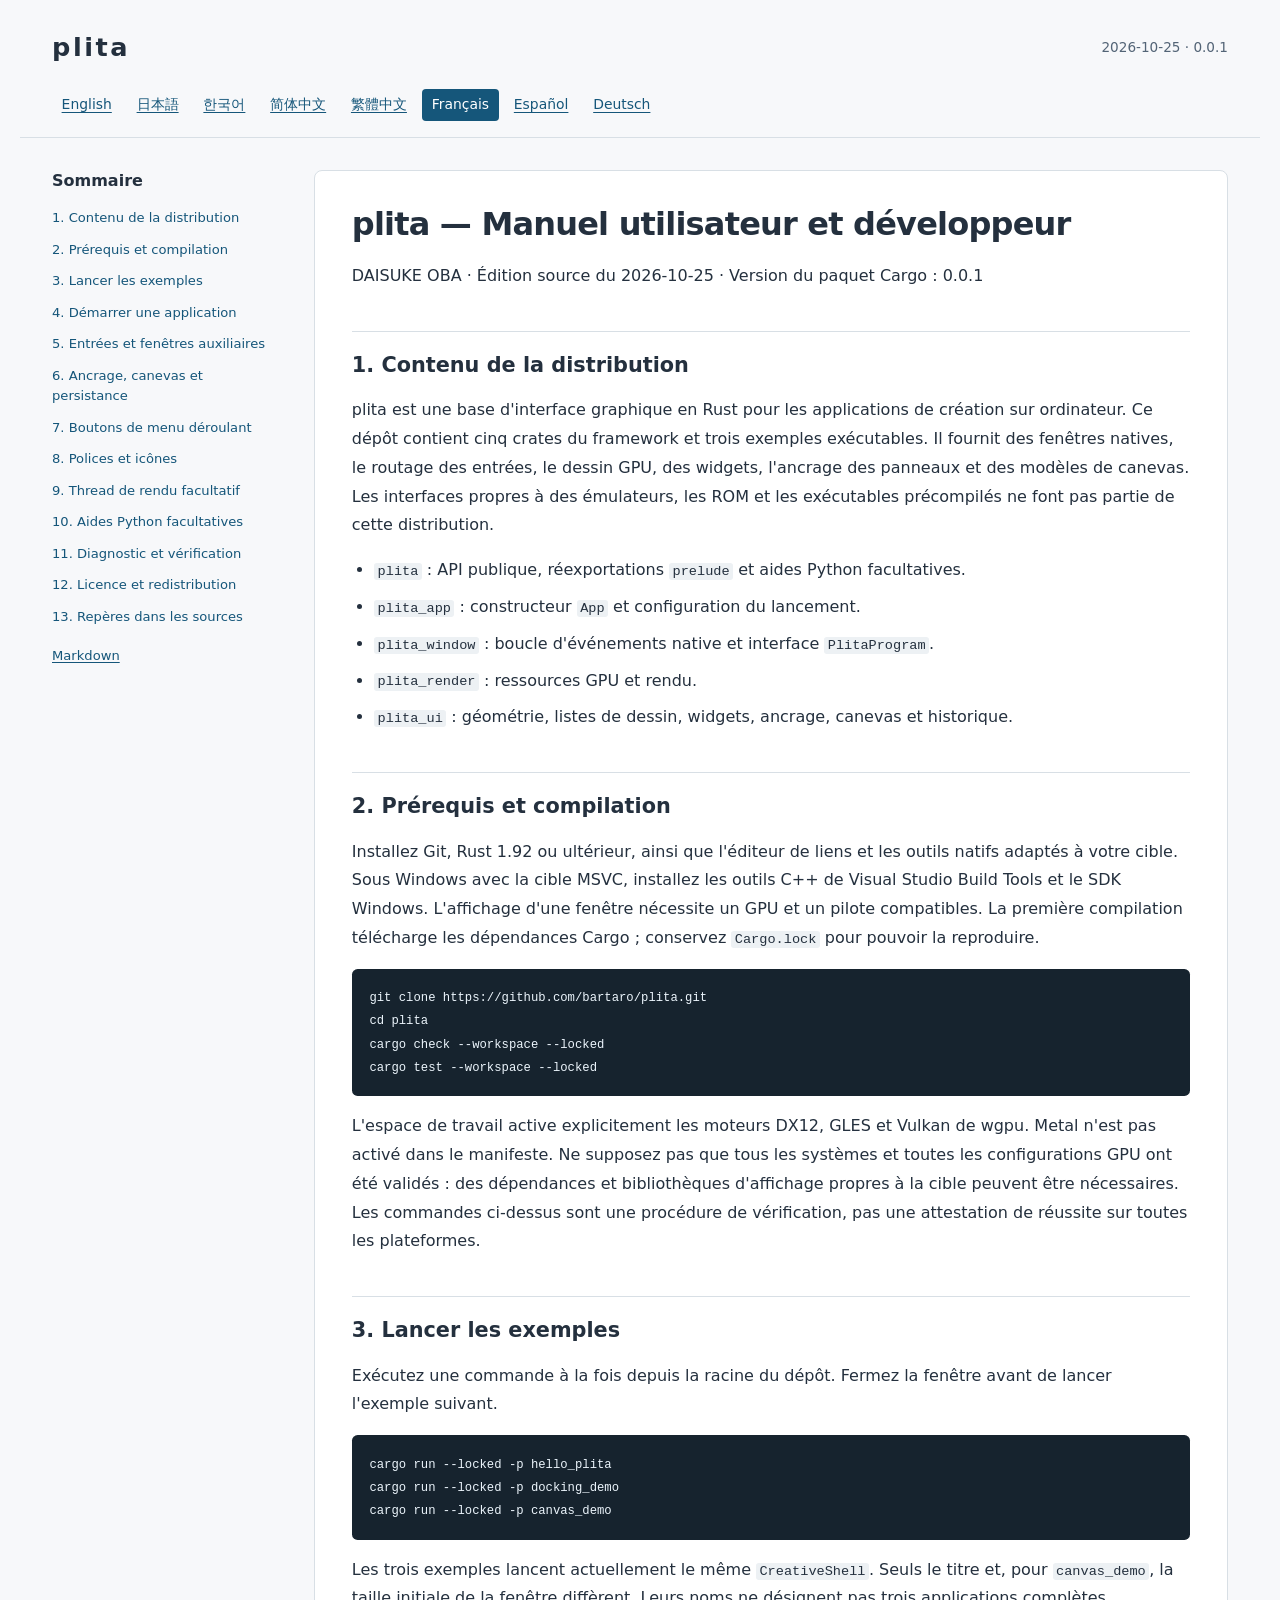
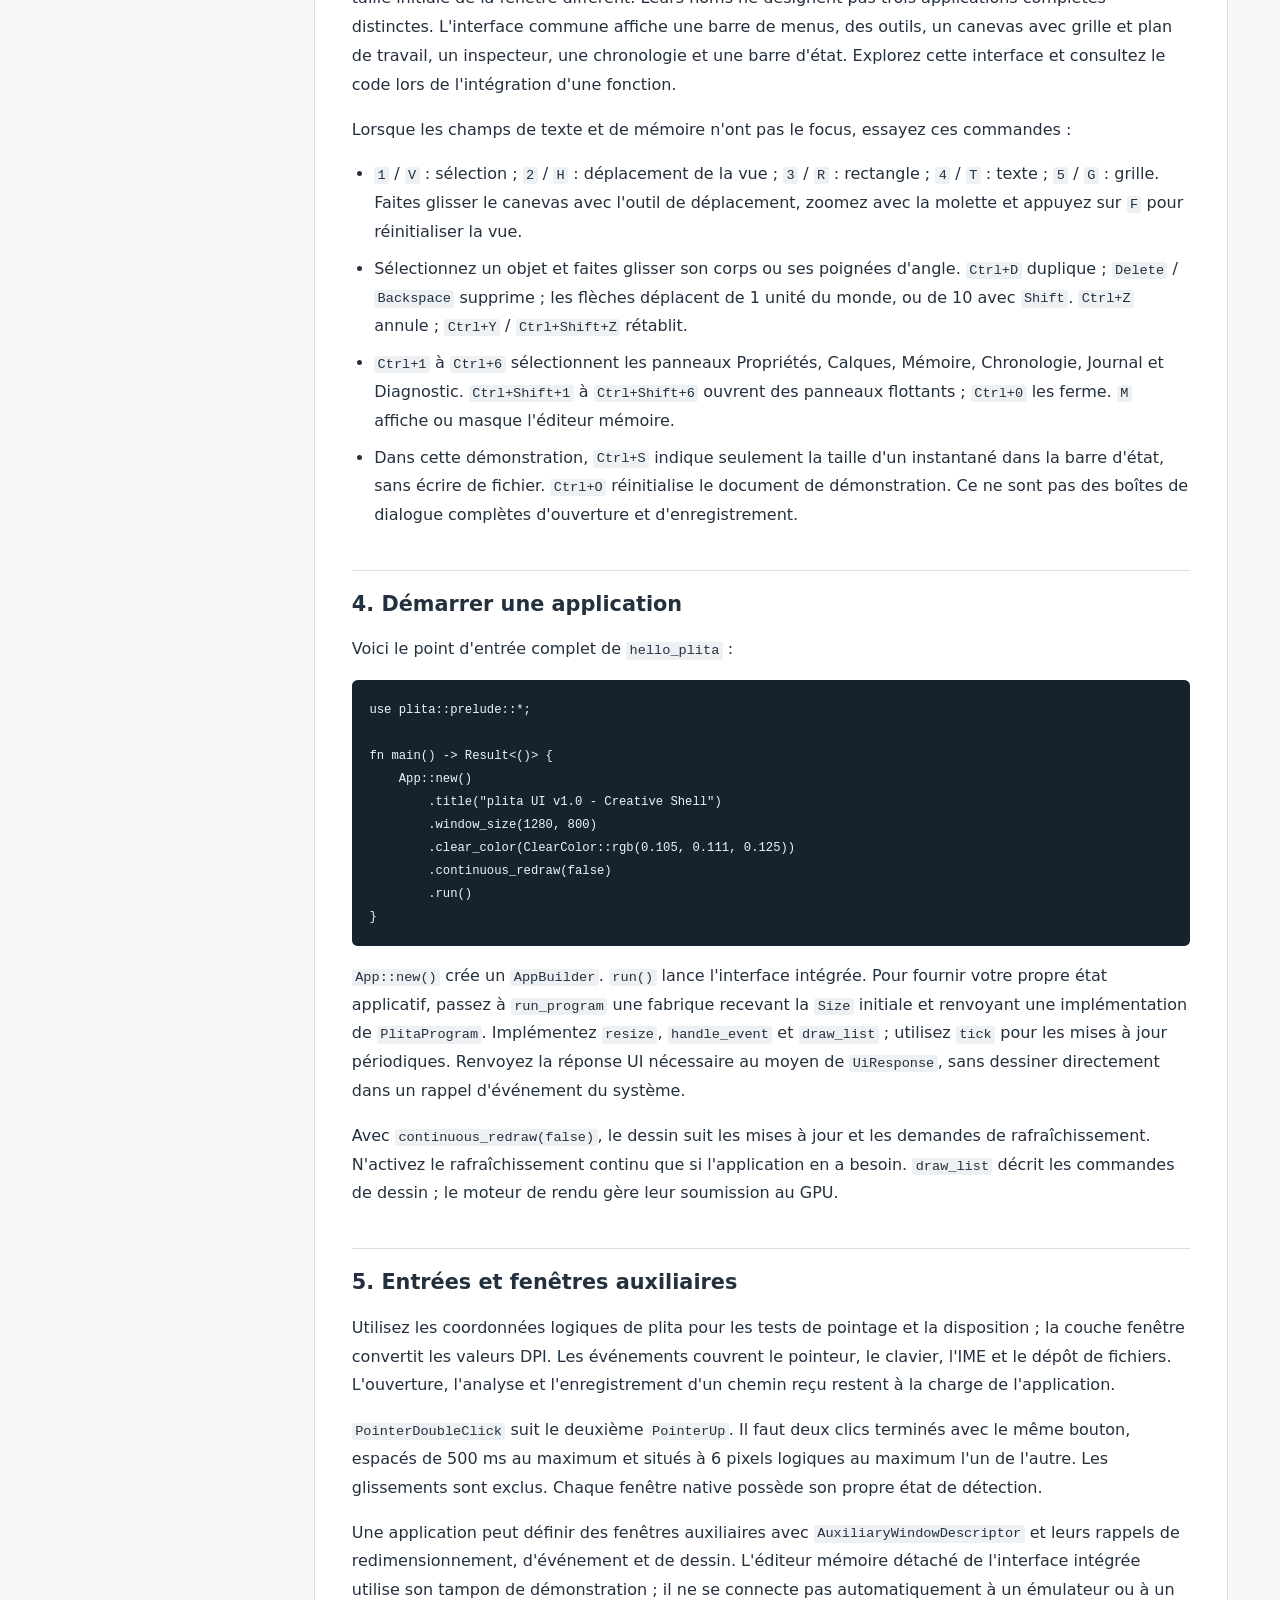
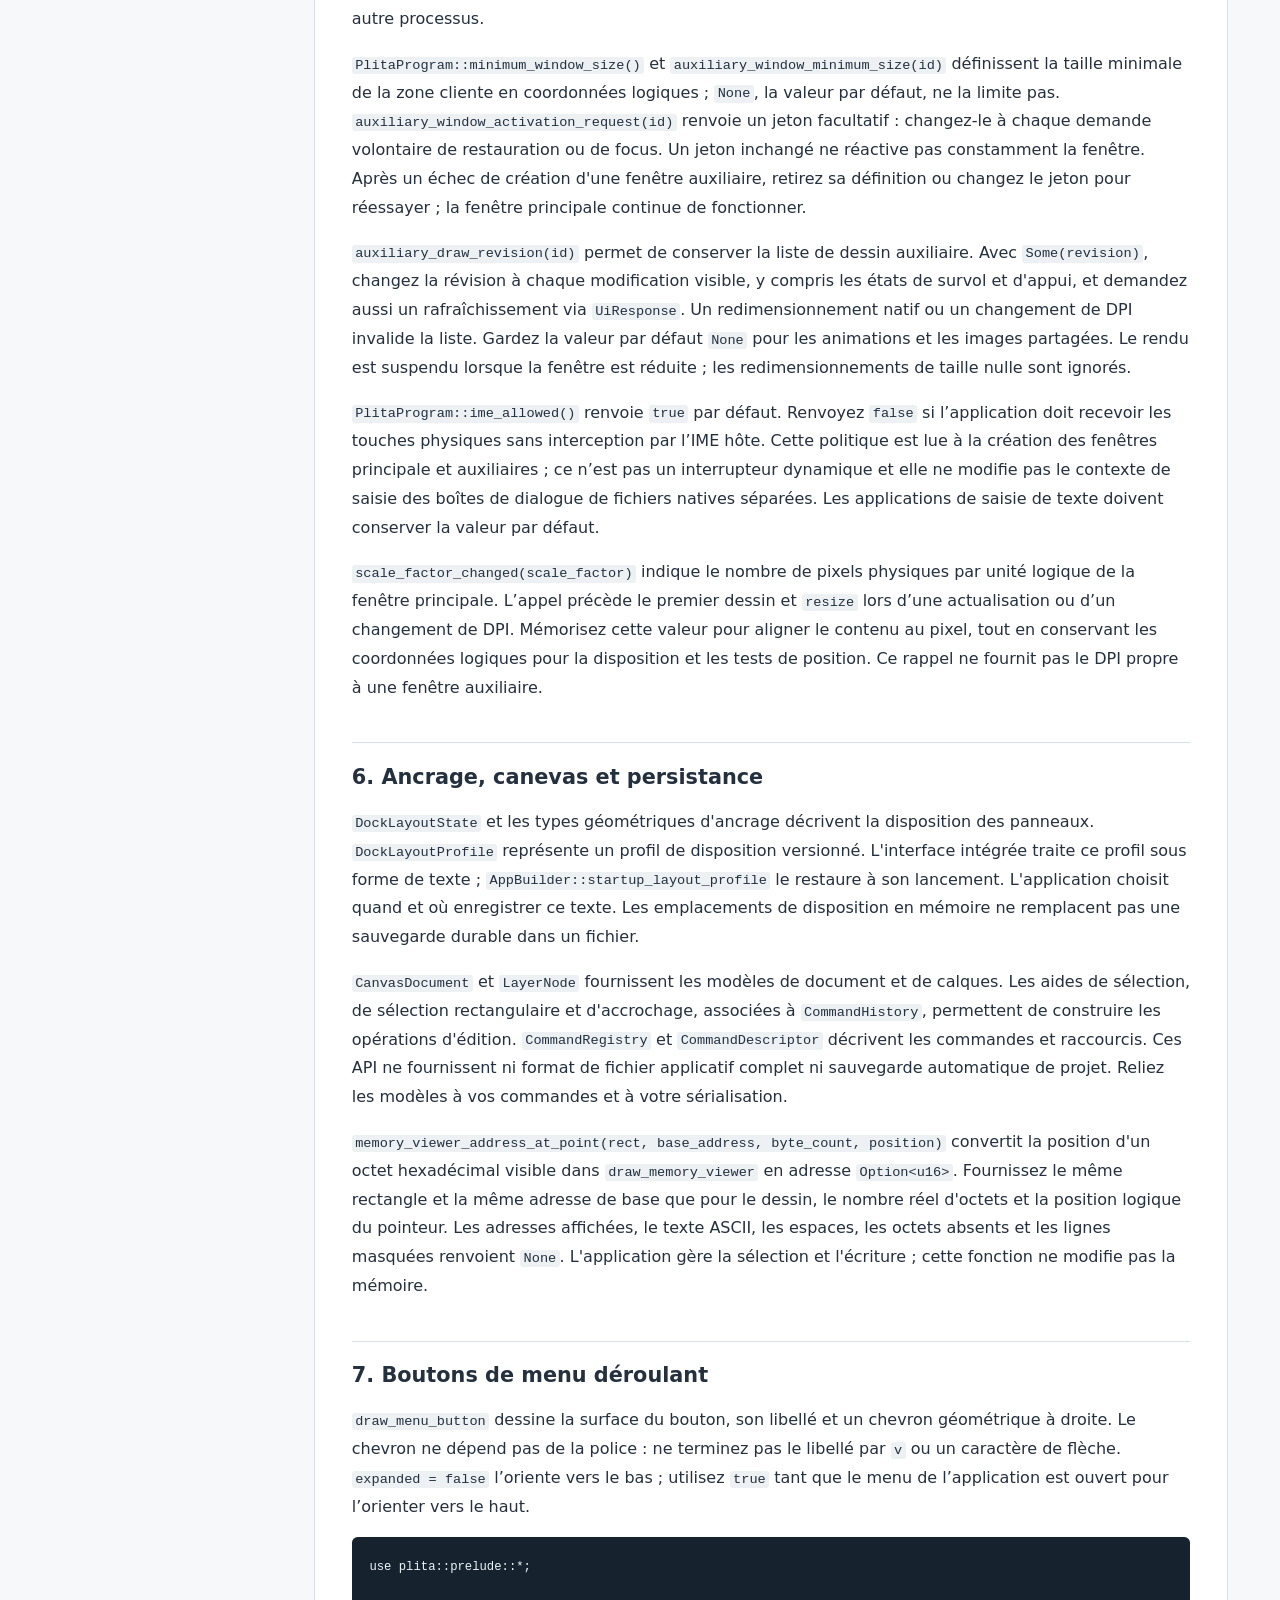
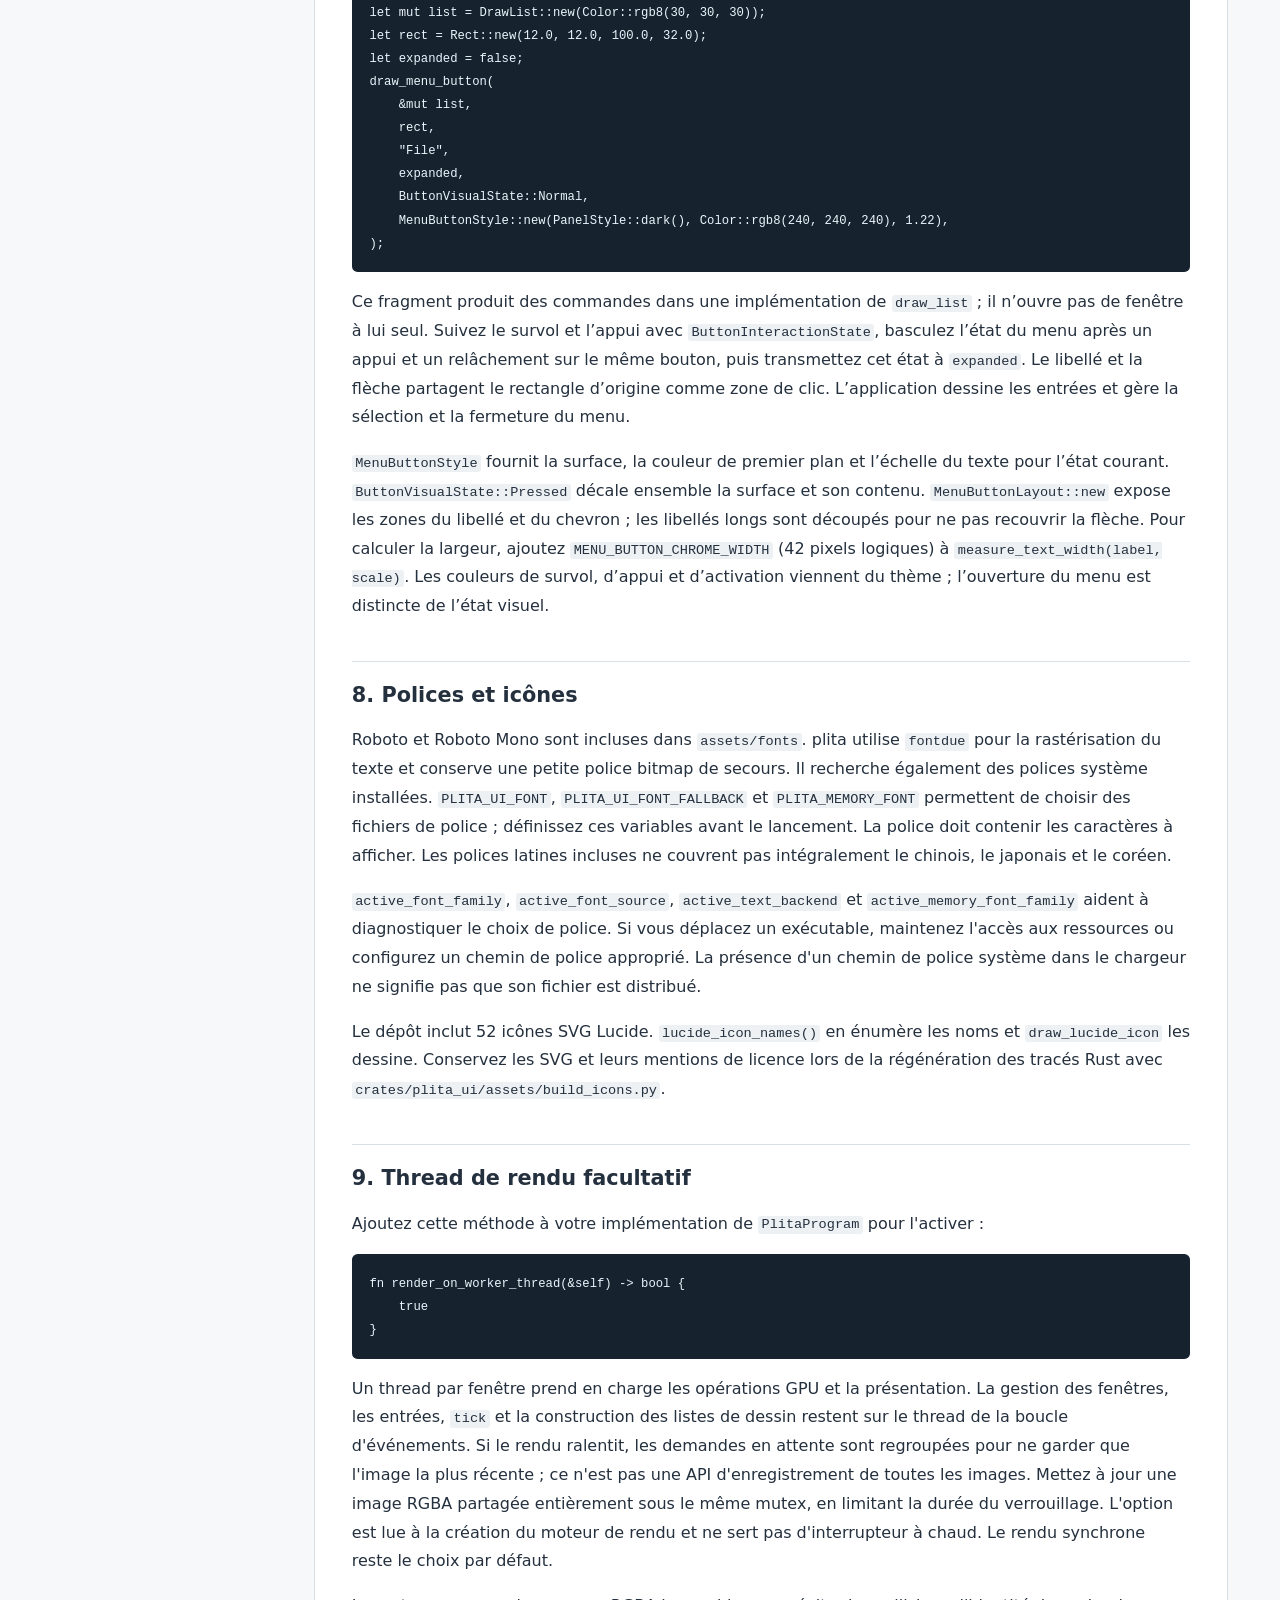
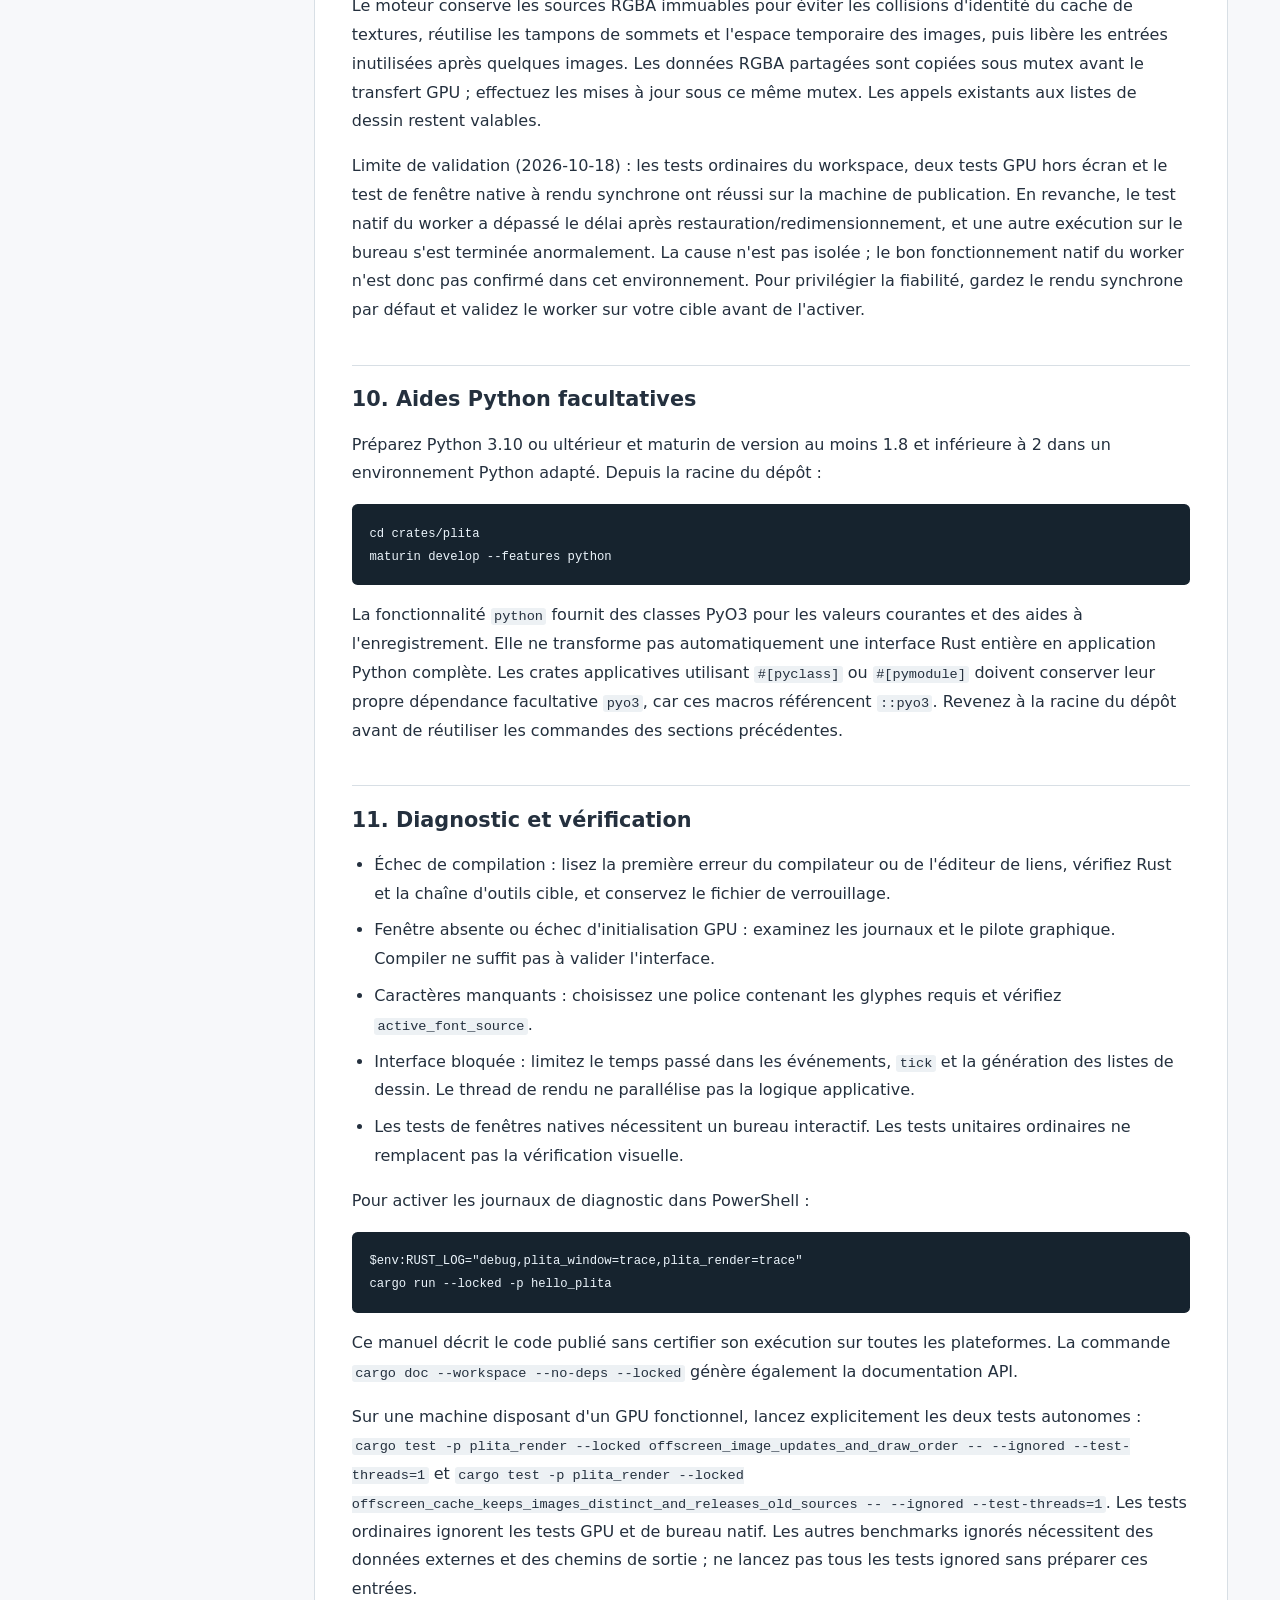
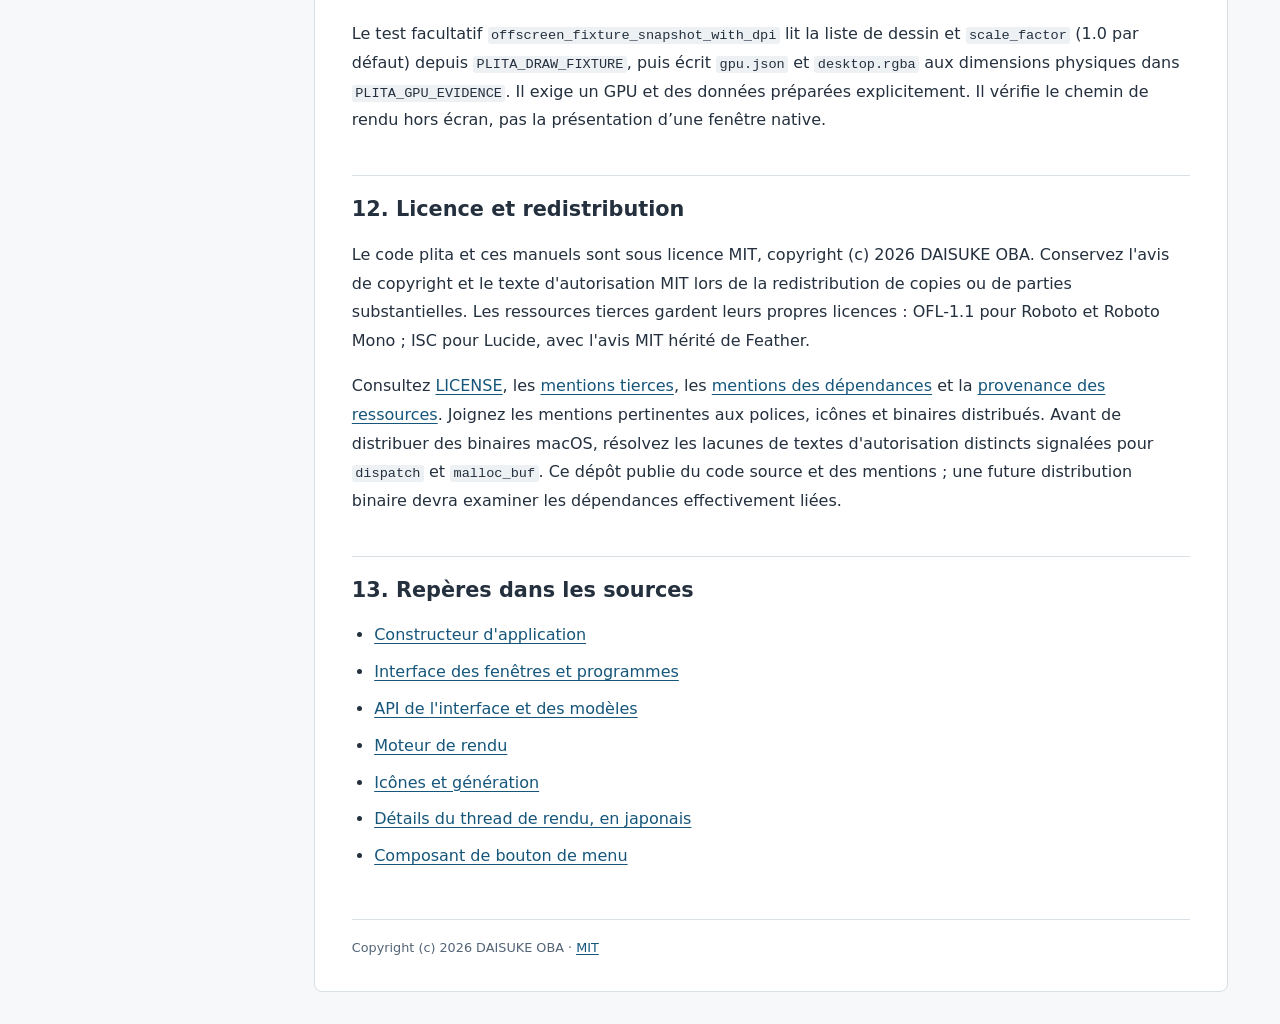
<file: docs/manual/fr.html>
<!doctype html>
<html lang="fr">
<head>
<meta charset="utf-8">
<meta name="viewport" content="width=device-width, initial-scale=1">
<meta name="color-scheme" content="light">
<title>plita — Manuel utilisateur et développeur</title>
<link rel="stylesheet" href="manual.css">
</head>
<body>
<a class="skip" href="#main">Aller au contenu</a>
<header><a class="brand" href="index.html">plita</a><span>2026-10-25 · 0.0.1</span></header>
<nav class="languages" aria-label="Language"><a href="en.html" lang="en" hreflang="en">English</a> <a href="ja.html" lang="ja" hreflang="ja">日本語</a> <a href="ko.html" lang="ko" hreflang="ko">한국어</a> <a href="zh-CN.html" lang="zh-CN" hreflang="zh-CN">简体中文</a> <a href="zh-TW.html" lang="zh-TW" hreflang="zh-TW">繁體中文</a> <a href="fr.html" lang="fr" hreflang="fr" aria-current="page">Français</a> <a href="es.html" lang="es" hreflang="es">Español</a> <a href="de.html" lang="de" hreflang="de">Deutsch</a></nav>
<div class="layout"><aside><nav aria-label="Sommaire"><h2>Sommaire</h2><a href="#section-1">1. Contenu de la distribution</a><a href="#section-2">2. Prérequis et compilation</a><a href="#section-3">3. Lancer les exemples</a><a href="#section-4">4. Démarrer une application</a><a href="#section-5">5. Entrées et fenêtres auxiliaires</a><a href="#section-6">6. Ancrage, canevas et persistance</a><a href="#section-7">7. Boutons de menu déroulant</a><a href="#section-8">8. Polices et icônes</a><a href="#section-9">9. Thread de rendu facultatif</a><a href="#section-10">10. Aides Python facultatives</a><a href="#section-11">11. Diagnostic et vérification</a><a href="#section-12">12. Licence et redistribution</a><a href="#section-13">13. Repères dans les sources</a></nav><p><a href="fr.md">Markdown</a></p></aside><main id="main"><h1>plita — Manuel utilisateur et développeur</h1>
<p>DAISUKE OBA · Édition source du 2026-10-25 · Version du paquet Cargo : 0.0.1</p>
<h2 id="section-1">1. Contenu de la distribution</h2>
<p>plita est une base d&#x27;interface graphique en Rust pour les applications de création sur ordinateur. Ce dépôt contient cinq crates du framework et trois exemples exécutables. Il fournit des fenêtres natives, le routage des entrées, le dessin GPU, des widgets, l&#x27;ancrage des panneaux et des modèles de canevas. Les interfaces propres à des émulateurs, les ROM et les exécutables précompilés ne font pas partie de cette distribution.</p>
<ul>
<li><code>plita</code> : API publique, réexportations <code>prelude</code> et aides Python facultatives.</li>
<li><code>plita_app</code> : constructeur <code>App</code> et configuration du lancement.</li>
<li><code>plita_window</code> : boucle d&#x27;événements native et interface <code>PlitaProgram</code>.</li>
<li><code>plita_render</code> : ressources GPU et rendu.</li>
<li><code>plita_ui</code> : géométrie, listes de dessin, widgets, ancrage, canevas et historique.</li>
</ul>
<h2 id="section-2">2. Prérequis et compilation</h2>
<p>Installez Git, Rust 1.92 ou ultérieur, ainsi que l&#x27;éditeur de liens et les outils natifs adaptés à votre cible. Sous Windows avec la cible MSVC, installez les outils C++ de Visual Studio Build Tools et le SDK Windows. L&#x27;affichage d&#x27;une fenêtre nécessite un GPU et un pilote compatibles. La première compilation télécharge les dépendances Cargo ; conservez <code>Cargo.lock</code> pour pouvoir la reproduire.</p>
<pre><code class="language-powershell">git clone https://github.com/bartaro/plita.git
cd plita
cargo check --workspace --locked
cargo test --workspace --locked
</code></pre>
<p>L&#x27;espace de travail active explicitement les moteurs DX12, GLES et Vulkan de wgpu. Metal n&#x27;est pas activé dans le manifeste. Ne supposez pas que tous les systèmes et toutes les configurations GPU ont été validés : des dépendances et bibliothèques d&#x27;affichage propres à la cible peuvent être nécessaires. Les commandes ci-dessus sont une procédure de vérification, pas une attestation de réussite sur toutes les plateformes.</p>
<h2 id="section-3">3. Lancer les exemples</h2>
<p>Exécutez une commande à la fois depuis la racine du dépôt. Fermez la fenêtre avant de lancer l&#x27;exemple suivant.</p>
<pre><code class="language-powershell">cargo run --locked -p hello_plita
cargo run --locked -p docking_demo
cargo run --locked -p canvas_demo
</code></pre>
<p>Les trois exemples lancent actuellement le même <code>CreativeShell</code>. Seuls le titre et, pour <code>canvas_demo</code>, la taille initiale de la fenêtre diffèrent. Leurs noms ne désignent pas trois applications complètes distinctes. L&#x27;interface commune affiche une barre de menus, des outils, un canevas avec grille et plan de travail, un inspecteur, une chronologie et une barre d&#x27;état. Explorez cette interface et consultez le code lors de l&#x27;intégration d&#x27;une fonction.</p>
<p>Lorsque les champs de texte et de mémoire n&#x27;ont pas le focus, essayez ces commandes :</p>
<ul>
<li><code>1</code> / <code>V</code> : sélection ; <code>2</code> / <code>H</code> : déplacement de la vue ; <code>3</code> / <code>R</code> : rectangle ; <code>4</code> / <code>T</code> : texte ; <code>5</code> / <code>G</code> : grille. Faites glisser le canevas avec l&#x27;outil de déplacement, zoomez avec la molette et appuyez sur <code>F</code> pour réinitialiser la vue.</li>
<li>Sélectionnez un objet et faites glisser son corps ou ses poignées d&#x27;angle. <code>Ctrl+D</code> duplique ; <code>Delete</code> / <code>Backspace</code> supprime ; les flèches déplacent de 1 unité du monde, ou de 10 avec <code>Shift</code>. <code>Ctrl+Z</code> annule ; <code>Ctrl+Y</code> / <code>Ctrl+Shift+Z</code> rétablit.</li>
<li><code>Ctrl+1</code> à <code>Ctrl+6</code> sélectionnent les panneaux Propriétés, Calques, Mémoire, Chronologie, Journal et Diagnostic. <code>Ctrl+Shift+1</code> à <code>Ctrl+Shift+6</code> ouvrent des panneaux flottants ; <code>Ctrl+0</code> les ferme. <code>M</code> affiche ou masque l&#x27;éditeur mémoire.</li>
<li>Dans cette démonstration, <code>Ctrl+S</code> indique seulement la taille d&#x27;un instantané dans la barre d&#x27;état, sans écrire de fichier. <code>Ctrl+O</code> réinitialise le document de démonstration. Ce ne sont pas des boîtes de dialogue complètes d&#x27;ouverture et d&#x27;enregistrement.</li>
</ul>
<h2 id="section-4">4. Démarrer une application</h2>
<p>Voici le point d&#x27;entrée complet de <code>hello_plita</code> :</p>
<pre><code class="language-rust">use plita::prelude::*;

fn main() -&gt; Result&lt;()&gt; {
    App::new()
        .title(&quot;plita UI v1.0 - Creative Shell&quot;)
        .window_size(1280, 800)
        .clear_color(ClearColor::rgb(0.105, 0.111, 0.125))
        .continuous_redraw(false)
        .run()
}
</code></pre>
<p><code>App::new()</code> crée un <code>AppBuilder</code>. <code>run()</code> lance l&#x27;interface intégrée. Pour fournir votre propre état applicatif, passez à <code>run_program</code> une fabrique recevant la <code>Size</code> initiale et renvoyant une implémentation de <code>PlitaProgram</code>. Implémentez <code>resize</code>, <code>handle_event</code> et <code>draw_list</code> ; utilisez <code>tick</code> pour les mises à jour périodiques. Renvoyez la réponse UI nécessaire au moyen de <code>UiResponse</code>, sans dessiner directement dans un rappel d&#x27;événement du système.</p>
<p>Avec <code>continuous_redraw(false)</code>, le dessin suit les mises à jour et les demandes de rafraîchissement. N&#x27;activez le rafraîchissement continu que si l&#x27;application en a besoin. <code>draw_list</code> décrit les commandes de dessin ; le moteur de rendu gère leur soumission au GPU.</p>
<h2 id="section-5">5. Entrées et fenêtres auxiliaires</h2>
<p>Utilisez les coordonnées logiques de plita pour les tests de pointage et la disposition ; la couche fenêtre convertit les valeurs DPI. Les événements couvrent le pointeur, le clavier, l&#x27;IME et le dépôt de fichiers. L&#x27;ouverture, l&#x27;analyse et l&#x27;enregistrement d&#x27;un chemin reçu restent à la charge de l&#x27;application.</p>
<p><code>PointerDoubleClick</code> suit le deuxième <code>PointerUp</code>. Il faut deux clics terminés avec le même bouton, espacés de 500 ms au maximum et situés à 6 pixels logiques au maximum l&#x27;un de l&#x27;autre. Les glissements sont exclus. Chaque fenêtre native possède son propre état de détection.</p>
<p>Une application peut définir des fenêtres auxiliaires avec <code>AuxiliaryWindowDescriptor</code> et leurs rappels de redimensionnement, d&#x27;événement et de dessin. L&#x27;éditeur mémoire détaché de l&#x27;interface intégrée utilise son tampon de démonstration ; il ne se connecte pas automatiquement à un émulateur ou à un autre processus.</p>
<p><code>PlitaProgram::minimum_window_size()</code> et <code>auxiliary_window_minimum_size(id)</code> définissent la taille minimale de la zone cliente en coordonnées logiques ; <code>None</code>, la valeur par défaut, ne la limite pas. <code>auxiliary_window_activation_request(id)</code> renvoie un jeton facultatif : changez-le à chaque demande volontaire de restauration ou de focus. Un jeton inchangé ne réactive pas constamment la fenêtre. Après un échec de création d&#x27;une fenêtre auxiliaire, retirez sa définition ou changez le jeton pour réessayer ; la fenêtre principale continue de fonctionner.</p>
<p><code>auxiliary_draw_revision(id)</code> permet de conserver la liste de dessin auxiliaire. Avec <code>Some(revision)</code>, changez la révision à chaque modification visible, y compris les états de survol et d&#x27;appui, et demandez aussi un rafraîchissement via <code>UiResponse</code>. Un redimensionnement natif ou un changement de DPI invalide la liste. Gardez la valeur par défaut <code>None</code> pour les animations et les images partagées. Le rendu est suspendu lorsque la fenêtre est réduite ; les redimensionnements de taille nulle sont ignorés.</p>
<p><code>PlitaProgram::ime_allowed()</code> renvoie <code>true</code> par défaut. Renvoyez <code>false</code> si l’application doit recevoir les touches physiques sans interception par l’IME hôte. Cette politique est lue à la création des fenêtres principale et auxiliaires ; ce n’est pas un interrupteur dynamique et elle ne modifie pas le contexte de saisie des boîtes de dialogue de fichiers natives séparées. Les applications de saisie de texte doivent conserver la valeur par défaut.</p>
<p><code>scale_factor_changed(scale_factor)</code> indique le nombre de pixels physiques par unité logique de la fenêtre principale. L’appel précède le premier dessin et <code>resize</code> lors d’une actualisation ou d’un changement de DPI. Mémorisez cette valeur pour aligner le contenu au pixel, tout en conservant les coordonnées logiques pour la disposition et les tests de position. Ce rappel ne fournit pas le DPI propre à une fenêtre auxiliaire.</p>
<h2 id="section-6">6. Ancrage, canevas et persistance</h2>
<p><code>DockLayoutState</code> et les types géométriques d&#x27;ancrage décrivent la disposition des panneaux. <code>DockLayoutProfile</code> représente un profil de disposition versionné. L&#x27;interface intégrée traite ce profil sous forme de texte ; <code>AppBuilder::startup_layout_profile</code> le restaure à son lancement. L&#x27;application choisit quand et où enregistrer ce texte. Les emplacements de disposition en mémoire ne remplacent pas une sauvegarde durable dans un fichier.</p>
<p><code>CanvasDocument</code> et <code>LayerNode</code> fournissent les modèles de document et de calques. Les aides de sélection, de sélection rectangulaire et d&#x27;accrochage, associées à <code>CommandHistory</code>, permettent de construire les opérations d&#x27;édition. <code>CommandRegistry</code> et <code>CommandDescriptor</code> décrivent les commandes et raccourcis. Ces API ne fournissent ni format de fichier applicatif complet ni sauvegarde automatique de projet. Reliez les modèles à vos commandes et à votre sérialisation.</p>
<p><code>memory_viewer_address_at_point(rect, base_address, byte_count, position)</code> convertit la position d&#x27;un octet hexadécimal visible dans <code>draw_memory_viewer</code> en adresse <code>Option&lt;u16&gt;</code>. Fournissez le même rectangle et la même adresse de base que pour le dessin, le nombre réel d&#x27;octets et la position logique du pointeur. Les adresses affichées, le texte ASCII, les espaces, les octets absents et les lignes masquées renvoient <code>None</code>. L&#x27;application gère la sélection et l&#x27;écriture ; cette fonction ne modifie pas la mémoire.</p>
<h2 id="section-7">7. Boutons de menu déroulant</h2>
<p><code>draw_menu_button</code> dessine la surface du bouton, son libellé et un chevron géométrique à droite. Le chevron ne dépend pas de la police : ne terminez pas le libellé par <code>v</code> ou un caractère de flèche. <code>expanded = false</code> l’oriente vers le bas ; utilisez <code>true</code> tant que le menu de l’application est ouvert pour l’orienter vers le haut.</p>
<pre><code class="language-rust">use plita::prelude::*;

let mut list = DrawList::new(Color::rgb8(30, 30, 30));
let rect = Rect::new(12.0, 12.0, 100.0, 32.0);
let expanded = false;
draw_menu_button(
    &amp;mut list,
    rect,
    &quot;File&quot;,
    expanded,
    ButtonVisualState::Normal,
    MenuButtonStyle::new(PanelStyle::dark(), Color::rgb8(240, 240, 240), 1.22),
);
</code></pre>
<p>Ce fragment produit des commandes dans une implémentation de <code>draw_list</code> ; il n’ouvre pas de fenêtre à lui seul. Suivez le survol et l’appui avec <code>ButtonInteractionState</code>, basculez l’état du menu après un appui et un relâchement sur le même bouton, puis transmettez cet état à <code>expanded</code>. Le libellé et la flèche partagent le rectangle d’origine comme zone de clic. L’application dessine les entrées et gère la sélection et la fermeture du menu.</p>
<p><code>MenuButtonStyle</code> fournit la surface, la couleur de premier plan et l’échelle du texte pour l’état courant. <code>ButtonVisualState::Pressed</code> décale ensemble la surface et son contenu. <code>MenuButtonLayout::new</code> expose les zones du libellé et du chevron ; les libellés longs sont découpés pour ne pas recouvrir la flèche. Pour calculer la largeur, ajoutez <code>MENU_BUTTON_CHROME_WIDTH</code> (42 pixels logiques) à <code>measure_text_width(label, scale)</code>. Les couleurs de survol, d’appui et d’activation viennent du thème ; l’ouverture du menu est distincte de l’état visuel.</p>
<h2 id="section-8">8. Polices et icônes</h2>
<p>Roboto et Roboto Mono sont incluses dans <code>assets/fonts</code>. plita utilise <code>fontdue</code> pour la rastérisation du texte et conserve une petite police bitmap de secours. Il recherche également des polices système installées. <code>PLITA_UI_FONT</code>, <code>PLITA_UI_FONT_FALLBACK</code> et <code>PLITA_MEMORY_FONT</code> permettent de choisir des fichiers de police ; définissez ces variables avant le lancement. La police doit contenir les caractères à afficher. Les polices latines incluses ne couvrent pas intégralement le chinois, le japonais et le coréen.</p>
<p><code>active_font_family</code>, <code>active_font_source</code>, <code>active_text_backend</code> et <code>active_memory_font_family</code> aident à diagnostiquer le choix de police. Si vous déplacez un exécutable, maintenez l&#x27;accès aux ressources ou configurez un chemin de police approprié. La présence d&#x27;un chemin de police système dans le chargeur ne signifie pas que son fichier est distribué.</p>
<p>Le dépôt inclut 52 icônes SVG Lucide. <code>lucide_icon_names()</code> en énumère les noms et <code>draw_lucide_icon</code> les dessine. Conservez les SVG et leurs mentions de licence lors de la régénération des tracés Rust avec <code>crates/plita_ui/assets/build_icons.py</code>.</p>
<h2 id="section-9">9. Thread de rendu facultatif</h2>
<p>Ajoutez cette méthode à votre implémentation de <code>PlitaProgram</code> pour l&#x27;activer :</p>
<pre><code class="language-rust">fn render_on_worker_thread(&amp;self) -&gt; bool {
    true
}
</code></pre>
<p>Un thread par fenêtre prend en charge les opérations GPU et la présentation. La gestion des fenêtres, les entrées, <code>tick</code> et la construction des listes de dessin restent sur le thread de la boucle d&#x27;événements. Si le rendu ralentit, les demandes en attente sont regroupées pour ne garder que l&#x27;image la plus récente ; ce n&#x27;est pas une API d&#x27;enregistrement de toutes les images. Mettez à jour une image RGBA partagée entièrement sous le même mutex, en limitant la durée du verrouillage. L&#x27;option est lue à la création du moteur de rendu et ne sert pas d&#x27;interrupteur à chaud. Le rendu synchrone reste le choix par défaut.</p>
<p>Le moteur conserve les sources RGBA immuables pour éviter les collisions d&#x27;identité du cache de textures, réutilise les tampons de sommets et l&#x27;espace temporaire des images, puis libère les entrées inutilisées après quelques images. Les données RGBA partagées sont copiées sous mutex avant le transfert GPU ; effectuez les mises à jour sous ce même mutex. Les appels existants aux listes de dessin restent valables.</p>
<p>Limite de validation (2026-10-18) : les tests ordinaires du workspace, deux tests GPU hors écran et le test de fenêtre native à rendu synchrone ont réussi sur la machine de publication. En revanche, le test natif du worker a dépassé le délai après restauration/redimensionnement, et une autre exécution sur le bureau s&#x27;est terminée anormalement. La cause n&#x27;est pas isolée ; le bon fonctionnement natif du worker n&#x27;est donc pas confirmé dans cet environnement. Pour privilégier la fiabilité, gardez le rendu synchrone par défaut et validez le worker sur votre cible avant de l&#x27;activer.</p>
<h2 id="section-10">10. Aides Python facultatives</h2>
<p>Préparez Python 3.10 ou ultérieur et maturin de version au moins 1.8 et inférieure à 2 dans un environnement Python adapté. Depuis la racine du dépôt :</p>
<pre><code class="language-powershell">cd crates/plita
maturin develop --features python
</code></pre>
<p>La fonctionnalité <code>python</code> fournit des classes PyO3 pour les valeurs courantes et des aides à l&#x27;enregistrement. Elle ne transforme pas automatiquement une interface Rust entière en application Python complète. Les crates applicatives utilisant <code>#[pyclass]</code> ou <code>#[pymodule]</code> doivent conserver leur propre dépendance facultative <code>pyo3</code>, car ces macros référencent <code>::pyo3</code>. Revenez à la racine du dépôt avant de réutiliser les commandes des sections précédentes.</p>
<h2 id="section-11">11. Diagnostic et vérification</h2>
<ul>
<li>Échec de compilation : lisez la première erreur du compilateur ou de l&#x27;éditeur de liens, vérifiez Rust et la chaîne d&#x27;outils cible, et conservez le fichier de verrouillage.</li>
<li>Fenêtre absente ou échec d&#x27;initialisation GPU : examinez les journaux et le pilote graphique. Compiler ne suffit pas à valider l&#x27;interface.</li>
<li>Caractères manquants : choisissez une police contenant les glyphes requis et vérifiez <code>active_font_source</code>.</li>
<li>Interface bloquée : limitez le temps passé dans les événements, <code>tick</code> et la génération des listes de dessin. Le thread de rendu ne parallélise pas la logique applicative.</li>
<li>Les tests de fenêtres natives nécessitent un bureau interactif. Les tests unitaires ordinaires ne remplacent pas la vérification visuelle.</li>
</ul>
<p>Pour activer les journaux de diagnostic dans PowerShell :</p>
<pre><code class="language-powershell">$env:RUST_LOG=&quot;debug,plita_window=trace,plita_render=trace&quot;
cargo run --locked -p hello_plita
</code></pre>
<p>Ce manuel décrit le code publié sans certifier son exécution sur toutes les plateformes. La commande <code>cargo doc --workspace --no-deps --locked</code> génère également la documentation API.</p>
<p>Sur une machine disposant d&#x27;un GPU fonctionnel, lancez explicitement les deux tests autonomes : <code>cargo test -p plita_render --locked offscreen_image_updates_and_draw_order -- --ignored --test-threads=1</code> et <code>cargo test -p plita_render --locked offscreen_cache_keeps_images_distinct_and_releases_old_sources -- --ignored --test-threads=1</code>. Les tests ordinaires ignorent les tests GPU et de bureau natif. Les autres benchmarks ignorés nécessitent des données externes et des chemins de sortie ; ne lancez pas tous les tests ignored sans préparer ces entrées.</p>
<p>Le test facultatif <code>offscreen_fixture_snapshot_with_dpi</code> lit la liste de dessin et <code>scale_factor</code> (1.0 par défaut) depuis <code>PLITA_DRAW_FIXTURE</code>, puis écrit <code>gpu.json</code> et <code>desktop.rgba</code> aux dimensions physiques dans <code>PLITA_GPU_EVIDENCE</code>. Il exige un GPU et des données préparées explicitement. Il vérifie le chemin de rendu hors écran, pas la présentation d’une fenêtre native.</p>
<h2 id="section-12">12. Licence et redistribution</h2>
<p>Le code plita et ces manuels sont sous licence MIT, copyright (c) 2026 DAISUKE OBA. Conservez l&#x27;avis de copyright et le texte d&#x27;autorisation MIT lors de la redistribution de copies ou de parties substantielles. Les ressources tierces gardent leurs propres licences : OFL-1.1 pour Roboto et Roboto Mono ; ISC pour Lucide, avec l&#x27;avis MIT hérité de Feather.</p>
<p>Consultez <a href="../../LICENSE">LICENSE</a>, les <a href="../../THIRD_PARTY_NOTICES.md">mentions tierces</a>, les <a href="../../licenses/DEPENDENCIES.md">mentions des dépendances</a> et la <a href="../../licenses/ASSET_PROVENANCE.json">provenance des ressources</a>. Joignez les mentions pertinentes aux polices, icônes et binaires distribués. Avant de distribuer des binaires macOS, résolvez les lacunes de textes d&#x27;autorisation distincts signalées pour <code>dispatch</code> et <code>malloc_buf</code>. Ce dépôt publie du code source et des mentions ; une future distribution binaire devra examiner les dépendances effectivement liées.</p>
<h2 id="section-13">13. Repères dans les sources</h2>
<ul>
<li><a href="../../crates/plita_app/src/lib.rs">Constructeur d&#x27;application</a></li>
<li><a href="../../crates/plita_window/src/lib.rs">Interface des fenêtres et programmes</a></li>
<li><a href="../../crates/plita_ui/src/lib.rs">API de l&#x27;interface et des modèles</a></li>
<li><a href="../../crates/plita_render/src/lib.rs">Moteur de rendu</a></li>
<li><a href="../../crates/plita_ui/assets/README.md">Icônes et génération</a></li>
<li><a href="../render_worker_ja.md">Détails du thread de rendu, en japonais</a></li>
<li><a href="../../crates/plita_ui/src/menu_button.rs">Composant de bouton de menu</a></li>
</ul>
<footer>Copyright (c) 2026 DAISUKE OBA · <a href="../../LICENSE">MIT</a></footer>
</main></div>
</body>
</html>
</file>
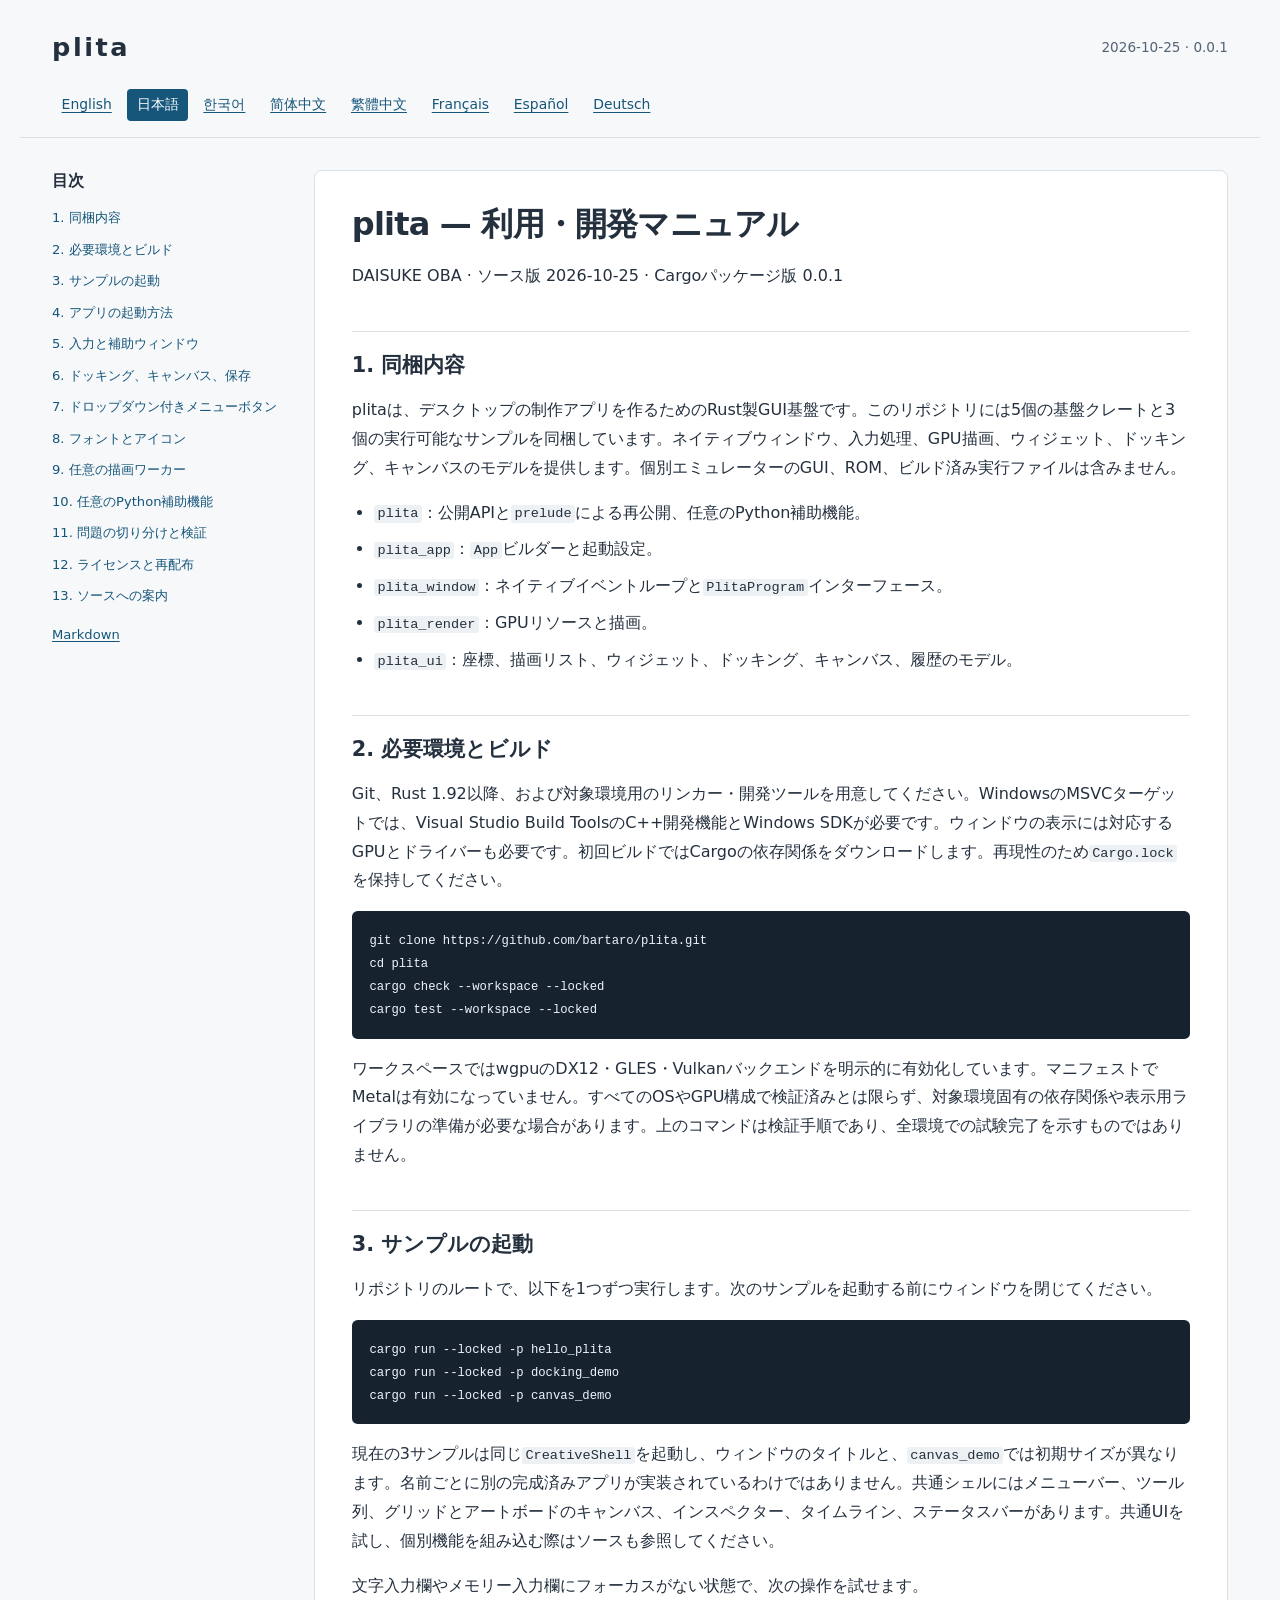
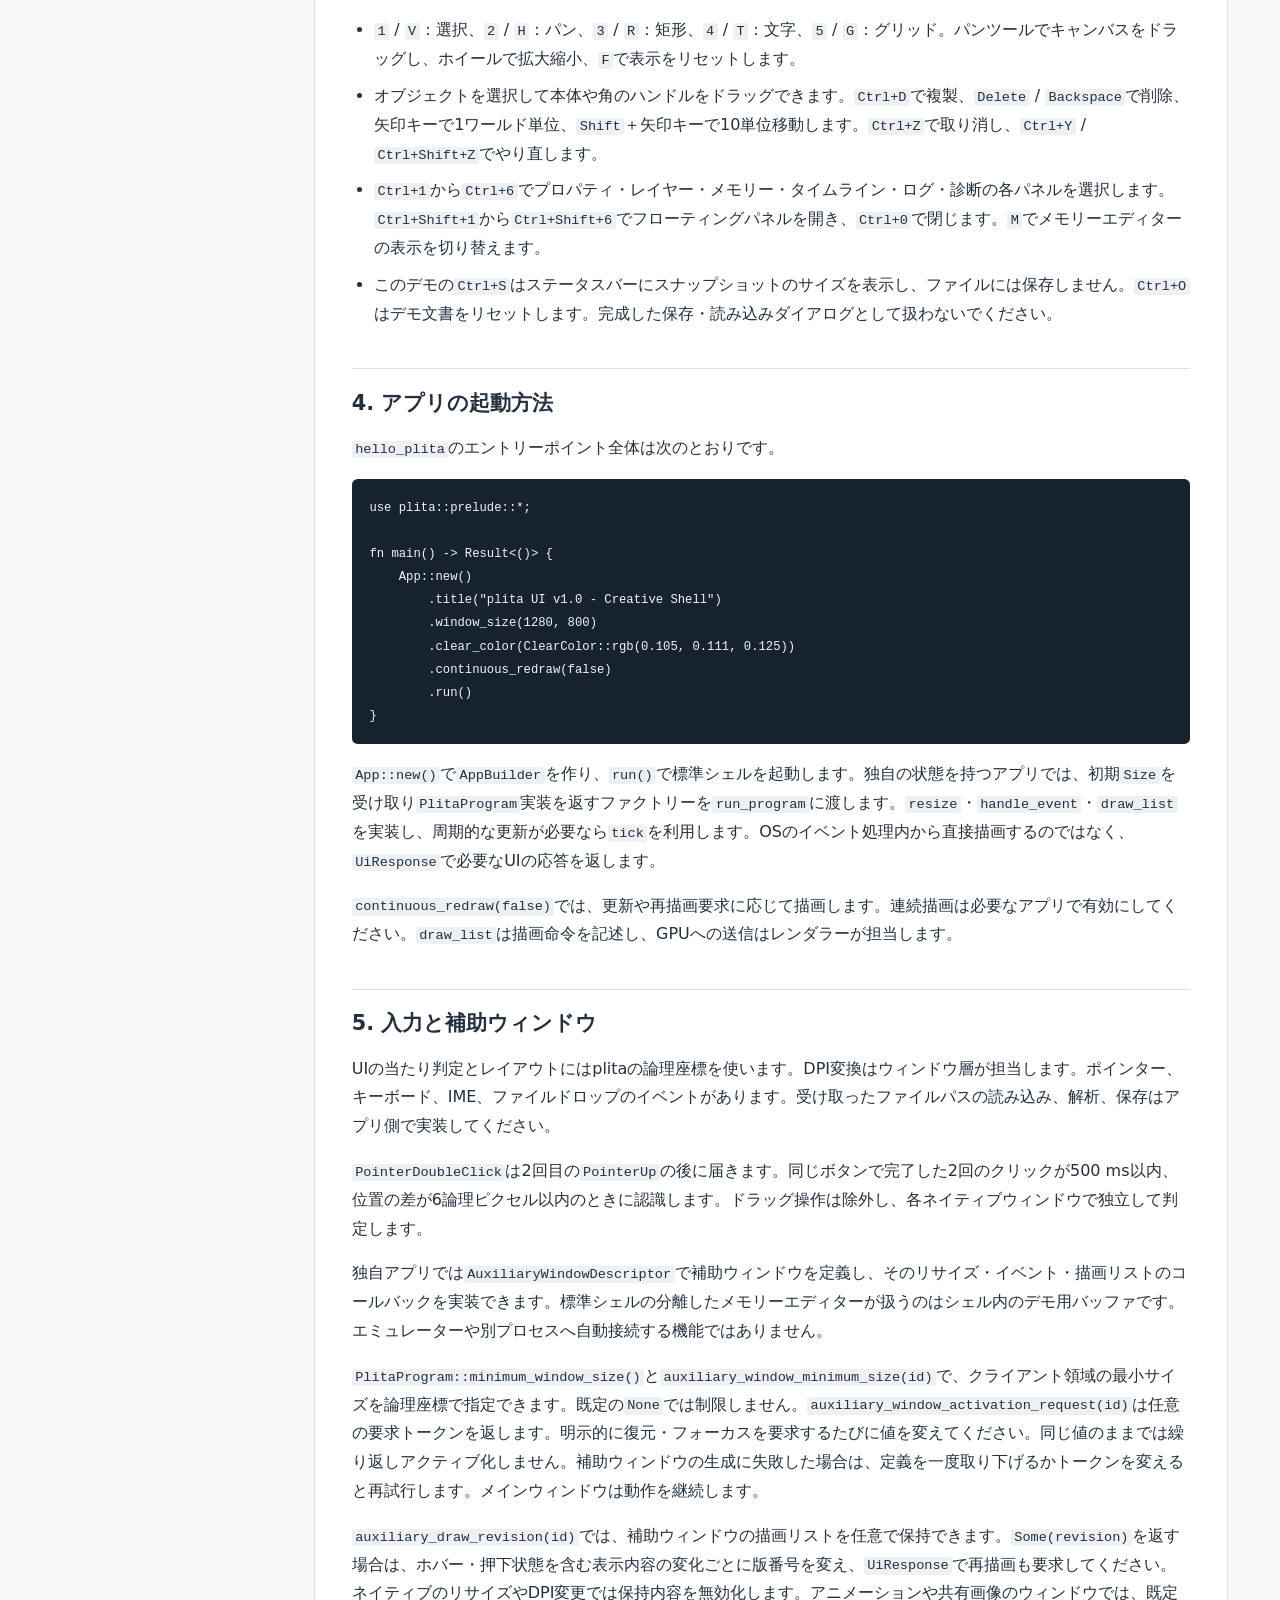
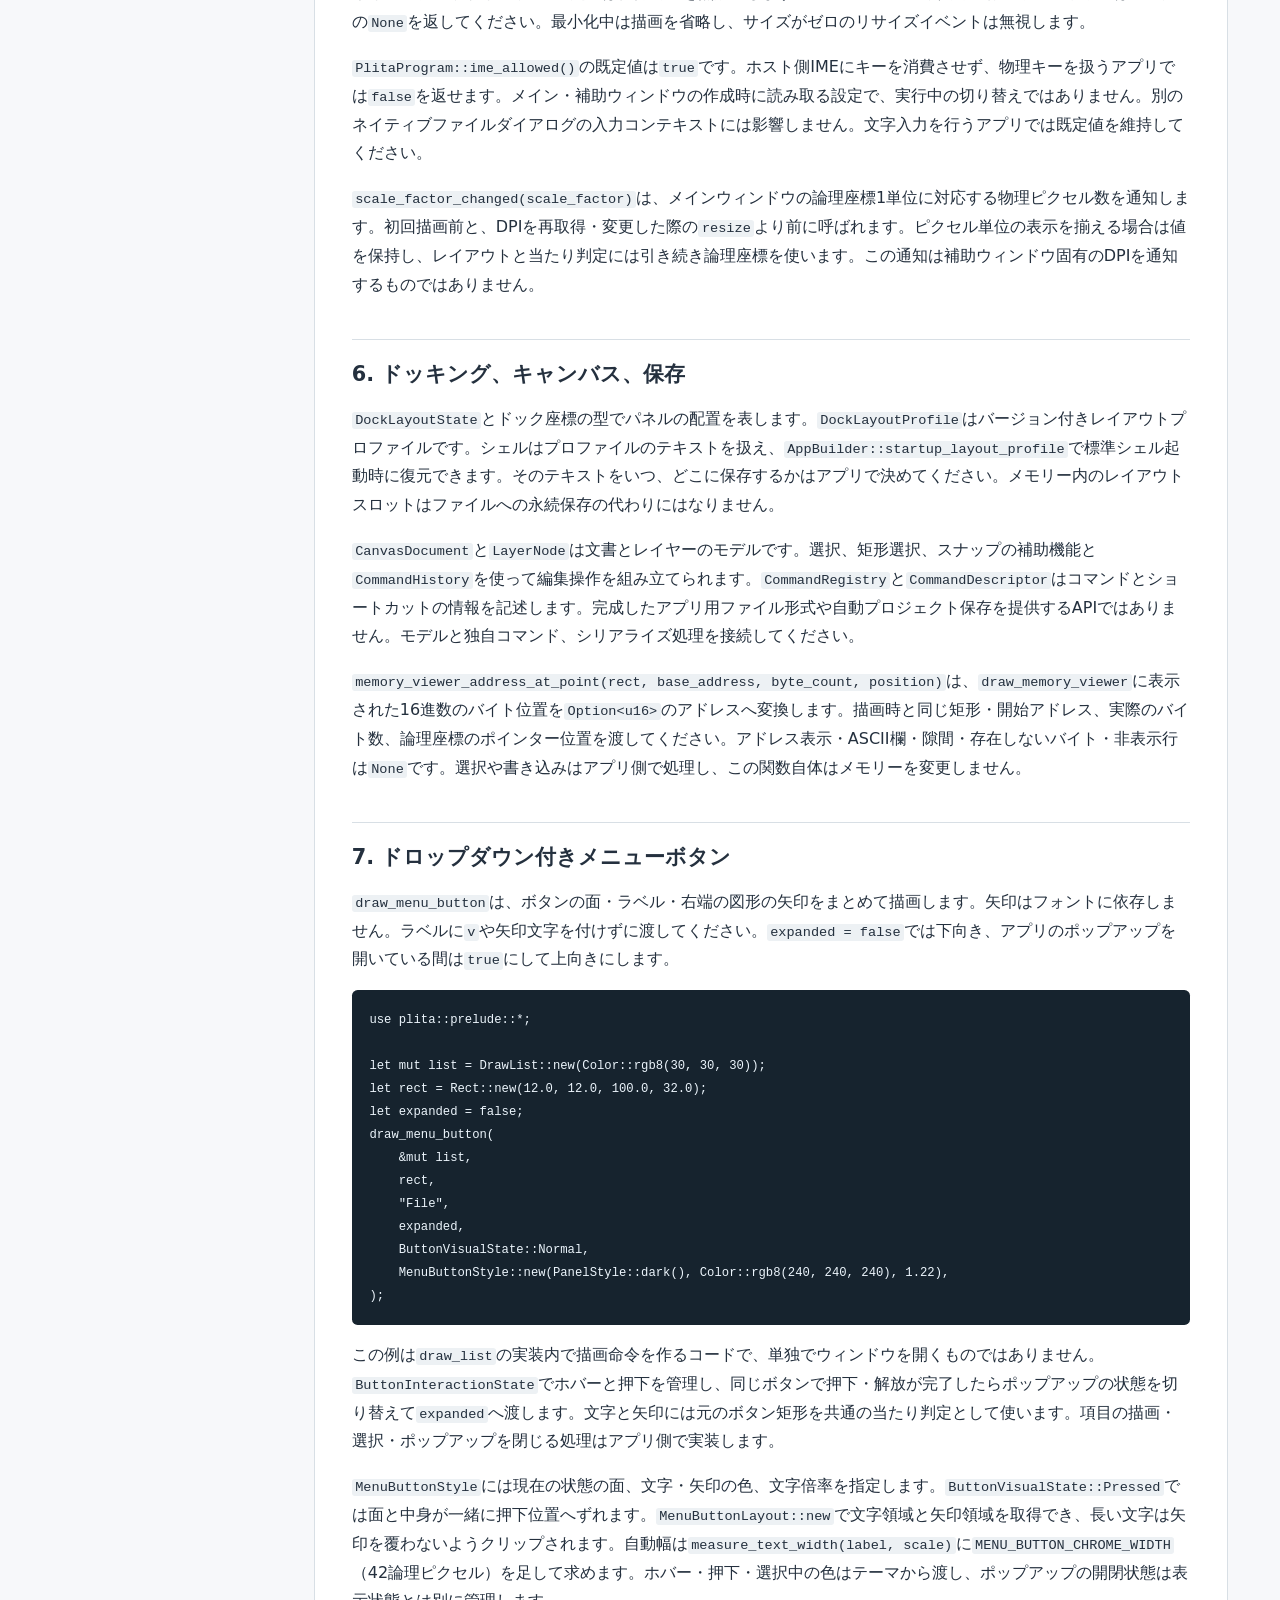
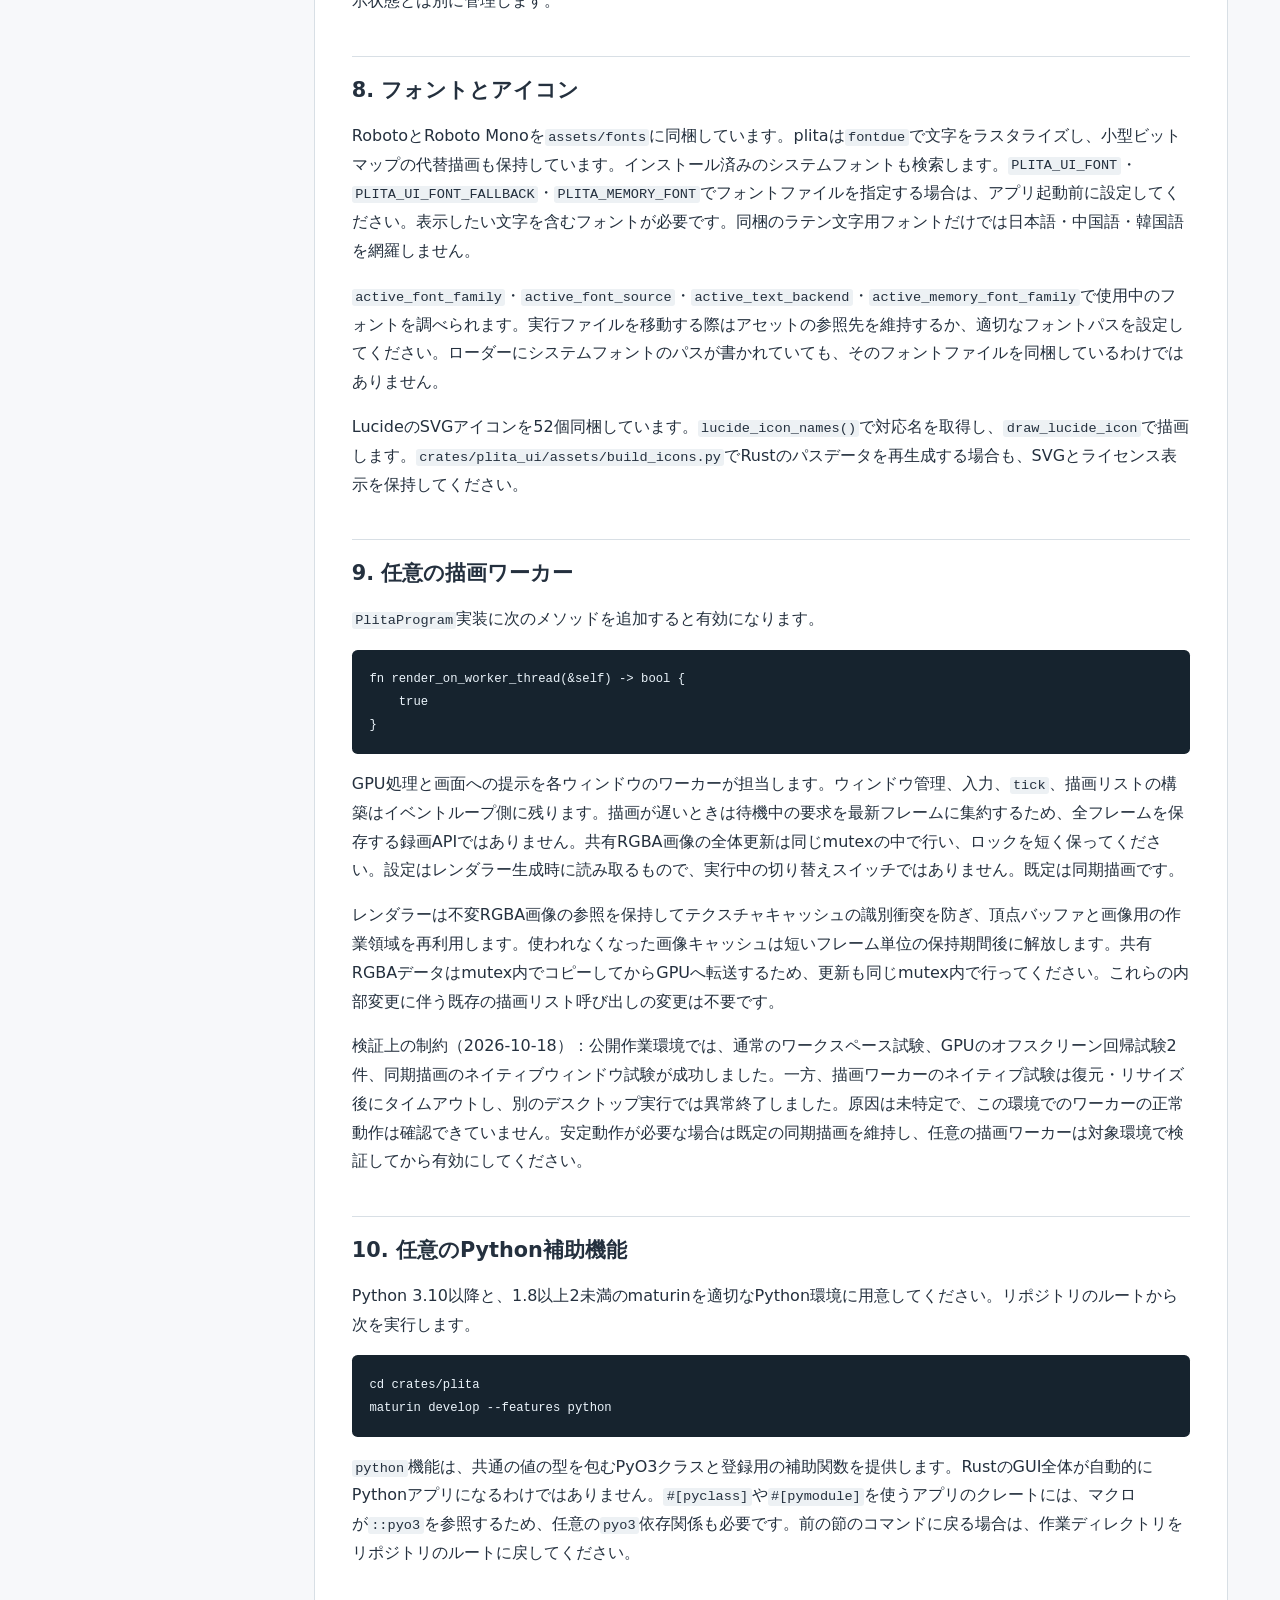
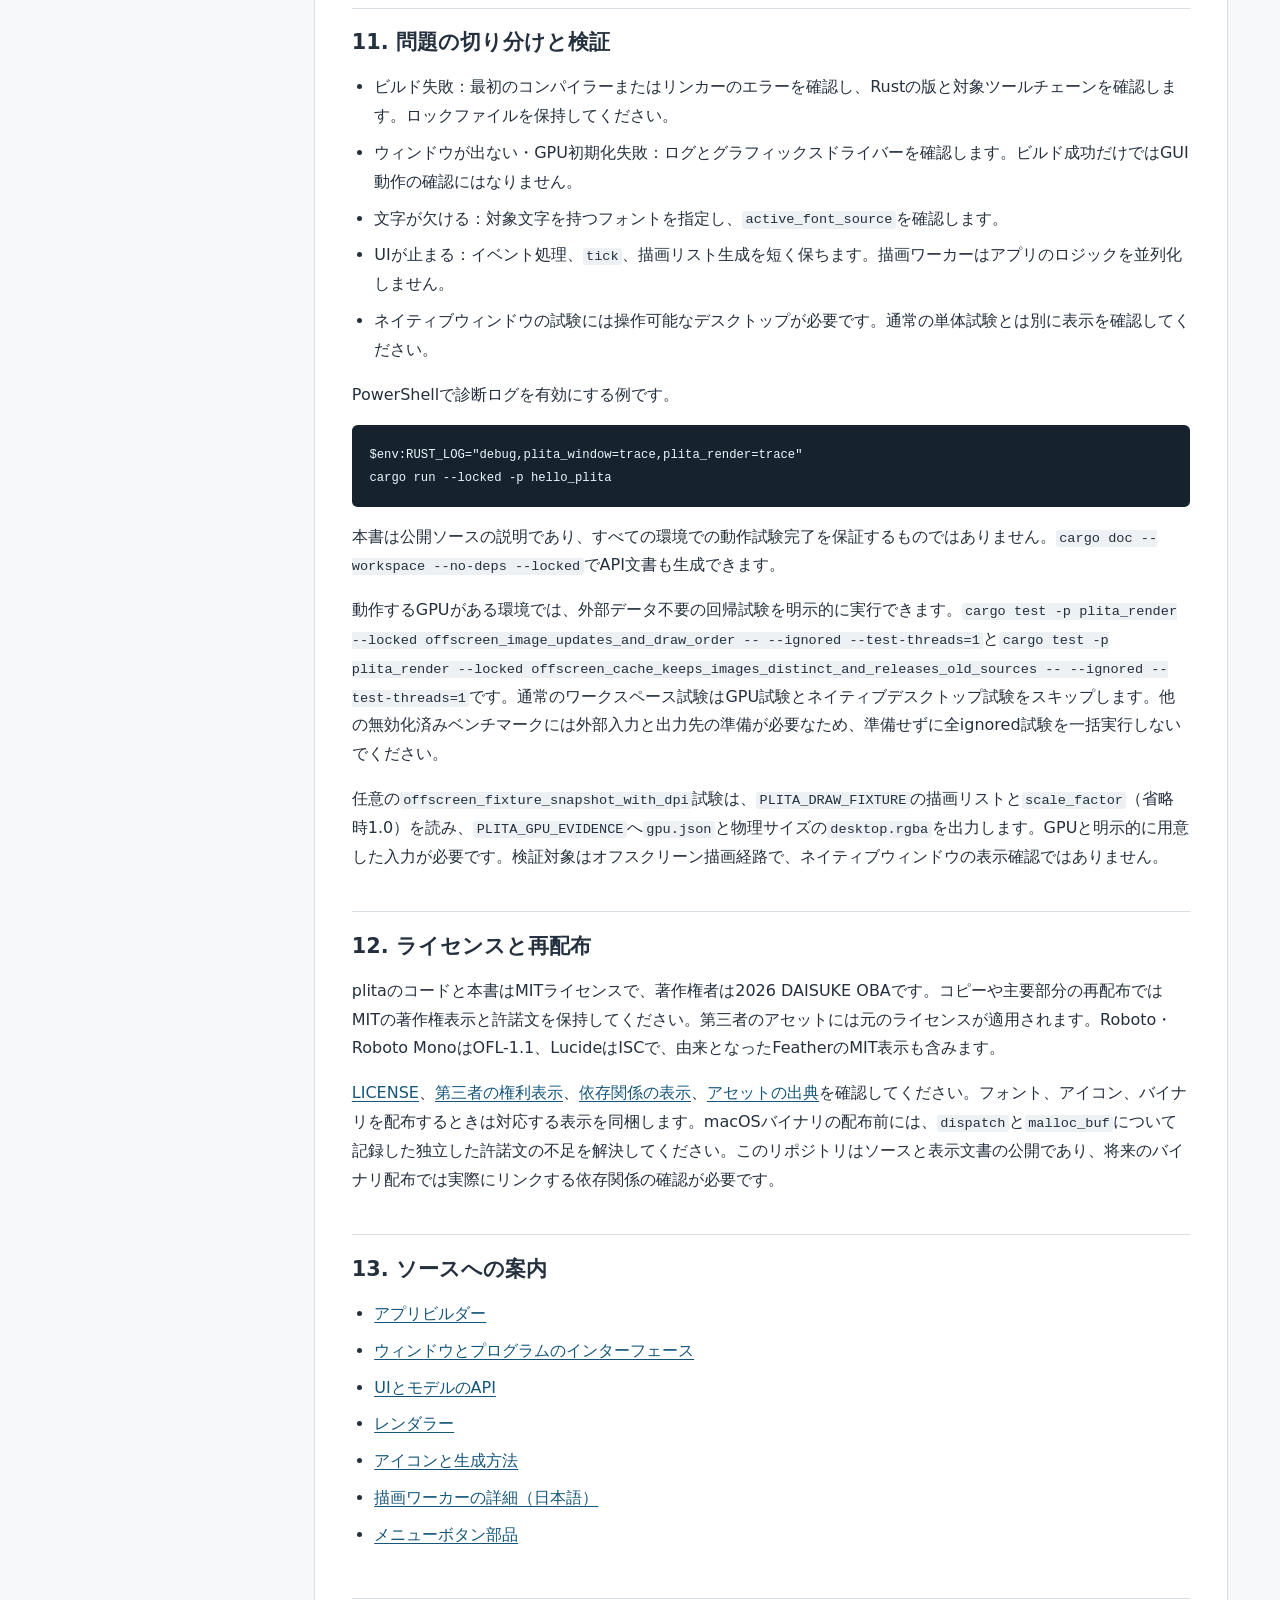
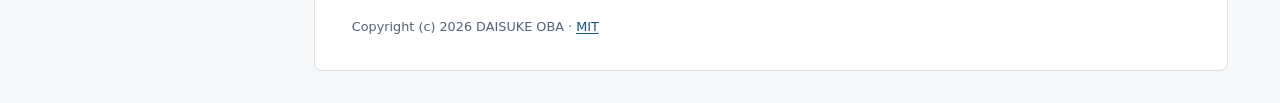
<file: docs/manual/ja.html>
<!doctype html>
<html lang="ja">
<head>
<meta charset="utf-8">
<meta name="viewport" content="width=device-width, initial-scale=1">
<meta name="color-scheme" content="light">
<title>plita — 利用・開発マニュアル</title>
<link rel="stylesheet" href="manual.css">
</head>
<body>
<a class="skip" href="#main">本文へ</a>
<header><a class="brand" href="index.html">plita</a><span>2026-10-25 · 0.0.1</span></header>
<nav class="languages" aria-label="Language"><a href="en.html" lang="en" hreflang="en">English</a> <a href="ja.html" lang="ja" hreflang="ja" aria-current="page">日本語</a> <a href="ko.html" lang="ko" hreflang="ko">한국어</a> <a href="zh-CN.html" lang="zh-CN" hreflang="zh-CN">简体中文</a> <a href="zh-TW.html" lang="zh-TW" hreflang="zh-TW">繁體中文</a> <a href="fr.html" lang="fr" hreflang="fr">Français</a> <a href="es.html" lang="es" hreflang="es">Español</a> <a href="de.html" lang="de" hreflang="de">Deutsch</a></nav>
<div class="layout"><aside><nav aria-label="目次"><h2>目次</h2><a href="#section-1">1. 同梱内容</a><a href="#section-2">2. 必要環境とビルド</a><a href="#section-3">3. サンプルの起動</a><a href="#section-4">4. アプリの起動方法</a><a href="#section-5">5. 入力と補助ウィンドウ</a><a href="#section-6">6. ドッキング、キャンバス、保存</a><a href="#section-7">7. ドロップダウン付きメニューボタン</a><a href="#section-8">8. フォントとアイコン</a><a href="#section-9">9. 任意の描画ワーカー</a><a href="#section-10">10. 任意のPython補助機能</a><a href="#section-11">11. 問題の切り分けと検証</a><a href="#section-12">12. ライセンスと再配布</a><a href="#section-13">13. ソースへの案内</a></nav><p><a href="ja.md">Markdown</a></p></aside><main id="main"><h1>plita — 利用・開発マニュアル</h1>
<p>DAISUKE OBA · ソース版 2026-10-25 · Cargoパッケージ版 0.0.1</p>
<h2 id="section-1">1. 同梱内容</h2>
<p>plitaは、デスクトップの制作アプリを作るためのRust製GUI基盤です。このリポジトリには5個の基盤クレートと3個の実行可能なサンプルを同梱しています。ネイティブウィンドウ、入力処理、GPU描画、ウィジェット、ドッキング、キャンバスのモデルを提供します。個別エミュレーターのGUI、ROM、ビルド済み実行ファイルは含みません。</p>
<ul>
<li><code>plita</code>：公開APIと<code>prelude</code>による再公開、任意のPython補助機能。</li>
<li><code>plita_app</code>：<code>App</code>ビルダーと起動設定。</li>
<li><code>plita_window</code>：ネイティブイベントループと<code>PlitaProgram</code>インターフェース。</li>
<li><code>plita_render</code>：GPUリソースと描画。</li>
<li><code>plita_ui</code>：座標、描画リスト、ウィジェット、ドッキング、キャンバス、履歴のモデル。</li>
</ul>
<h2 id="section-2">2. 必要環境とビルド</h2>
<p>Git、Rust 1.92以降、および対象環境用のリンカー・開発ツールを用意してください。WindowsのMSVCターゲットでは、Visual Studio Build ToolsのC++開発機能とWindows SDKが必要です。ウィンドウの表示には対応するGPUとドライバーも必要です。初回ビルドではCargoの依存関係をダウンロードします。再現性のため<code>Cargo.lock</code>を保持してください。</p>
<pre><code class="language-powershell">git clone https://github.com/bartaro/plita.git
cd plita
cargo check --workspace --locked
cargo test --workspace --locked
</code></pre>
<p>ワークスペースではwgpuのDX12・GLES・Vulkanバックエンドを明示的に有効化しています。マニフェストでMetalは有効になっていません。すべてのOSやGPU構成で検証済みとは限らず、対象環境固有の依存関係や表示用ライブラリの準備が必要な場合があります。上のコマンドは検証手順であり、全環境での試験完了を示すものではありません。</p>
<h2 id="section-3">3. サンプルの起動</h2>
<p>リポジトリのルートで、以下を1つずつ実行します。次のサンプルを起動する前にウィンドウを閉じてください。</p>
<pre><code class="language-powershell">cargo run --locked -p hello_plita
cargo run --locked -p docking_demo
cargo run --locked -p canvas_demo
</code></pre>
<p>現在の3サンプルは同じ<code>CreativeShell</code>を起動し、ウィンドウのタイトルと、<code>canvas_demo</code>では初期サイズが異なります。名前ごとに別の完成済みアプリが実装されているわけではありません。共通シェルにはメニューバー、ツール列、グリッドとアートボードのキャンバス、インスペクター、タイムライン、ステータスバーがあります。共通UIを試し、個別機能を組み込む際はソースも参照してください。</p>
<p>文字入力欄やメモリー入力欄にフォーカスがない状態で、次の操作を試せます。</p>
<ul>
<li><code>1</code> / <code>V</code>：選択、<code>2</code> / <code>H</code>：パン、<code>3</code> / <code>R</code>：矩形、<code>4</code> / <code>T</code>：文字、<code>5</code> / <code>G</code>：グリッド。パンツールでキャンバスをドラッグし、ホイールで拡大縮小、<code>F</code>で表示をリセットします。</li>
<li>オブジェクトを選択して本体や角のハンドルをドラッグできます。<code>Ctrl+D</code>で複製、<code>Delete</code> / <code>Backspace</code>で削除、矢印キーで1ワールド単位、<code>Shift</code>＋矢印キーで10単位移動します。<code>Ctrl+Z</code>で取り消し、<code>Ctrl+Y</code> / <code>Ctrl+Shift+Z</code>でやり直します。</li>
<li><code>Ctrl+1</code>から<code>Ctrl+6</code>でプロパティ・レイヤー・メモリー・タイムライン・ログ・診断の各パネルを選択します。<code>Ctrl+Shift+1</code>から<code>Ctrl+Shift+6</code>でフローティングパネルを開き、<code>Ctrl+0</code>で閉じます。<code>M</code>でメモリーエディターの表示を切り替えます。</li>
<li>このデモの<code>Ctrl+S</code>はステータスバーにスナップショットのサイズを表示し、ファイルには保存しません。<code>Ctrl+O</code>はデモ文書をリセットします。完成した保存・読み込みダイアログとして扱わないでください。</li>
</ul>
<h2 id="section-4">4. アプリの起動方法</h2>
<p><code>hello_plita</code>のエントリーポイント全体は次のとおりです。</p>
<pre><code class="language-rust">use plita::prelude::*;

fn main() -&gt; Result&lt;()&gt; {
    App::new()
        .title(&quot;plita UI v1.0 - Creative Shell&quot;)
        .window_size(1280, 800)
        .clear_color(ClearColor::rgb(0.105, 0.111, 0.125))
        .continuous_redraw(false)
        .run()
}
</code></pre>
<p><code>App::new()</code>で<code>AppBuilder</code>を作り、<code>run()</code>で標準シェルを起動します。独自の状態を持つアプリでは、初期<code>Size</code>を受け取り<code>PlitaProgram</code>実装を返すファクトリーを<code>run_program</code>に渡します。<code>resize</code>・<code>handle_event</code>・<code>draw_list</code>を実装し、周期的な更新が必要なら<code>tick</code>を利用します。OSのイベント処理内から直接描画するのではなく、<code>UiResponse</code>で必要なUIの応答を返します。</p>
<p><code>continuous_redraw(false)</code>では、更新や再描画要求に応じて描画します。連続描画は必要なアプリで有効にしてください。<code>draw_list</code>は描画命令を記述し、GPUへの送信はレンダラーが担当します。</p>
<h2 id="section-5">5. 入力と補助ウィンドウ</h2>
<p>UIの当たり判定とレイアウトにはplitaの論理座標を使います。DPI変換はウィンドウ層が担当します。ポインター、キーボード、IME、ファイルドロップのイベントがあります。受け取ったファイルパスの読み込み、解析、保存はアプリ側で実装してください。</p>
<p><code>PointerDoubleClick</code>は2回目の<code>PointerUp</code>の後に届きます。同じボタンで完了した2回のクリックが500 ms以内、位置の差が6論理ピクセル以内のときに認識します。ドラッグ操作は除外し、各ネイティブウィンドウで独立して判定します。</p>
<p>独自アプリでは<code>AuxiliaryWindowDescriptor</code>で補助ウィンドウを定義し、そのリサイズ・イベント・描画リストのコールバックを実装できます。標準シェルの分離したメモリーエディターが扱うのはシェル内のデモ用バッファです。エミュレーターや別プロセスへ自動接続する機能ではありません。</p>
<p><code>PlitaProgram::minimum_window_size()</code>と<code>auxiliary_window_minimum_size(id)</code>で、クライアント領域の最小サイズを論理座標で指定できます。既定の<code>None</code>では制限しません。<code>auxiliary_window_activation_request(id)</code>は任意の要求トークンを返します。明示的に復元・フォーカスを要求するたびに値を変えてください。同じ値のままでは繰り返しアクティブ化しません。補助ウィンドウの生成に失敗した場合は、定義を一度取り下げるかトークンを変えると再試行します。メインウィンドウは動作を継続します。</p>
<p><code>auxiliary_draw_revision(id)</code>では、補助ウィンドウの描画リストを任意で保持できます。<code>Some(revision)</code>を返す場合は、ホバー・押下状態を含む表示内容の変化ごとに版番号を変え、<code>UiResponse</code>で再描画も要求してください。ネイティブのリサイズやDPI変更では保持内容を無効化します。アニメーションや共有画像のウィンドウでは、既定の<code>None</code>を返してください。最小化中は描画を省略し、サイズがゼロのリサイズイベントは無視します。</p>
<p><code>PlitaProgram::ime_allowed()</code>の既定値は<code>true</code>です。ホスト側IMEにキーを消費させず、物理キーを扱うアプリでは<code>false</code>を返せます。メイン・補助ウィンドウの作成時に読み取る設定で、実行中の切り替えではありません。別のネイティブファイルダイアログの入力コンテキストには影響しません。文字入力を行うアプリでは既定値を維持してください。</p>
<p><code>scale_factor_changed(scale_factor)</code>は、メインウィンドウの論理座標1単位に対応する物理ピクセル数を通知します。初回描画前と、DPIを再取得・変更した際の<code>resize</code>より前に呼ばれます。ピクセル単位の表示を揃える場合は値を保持し、レイアウトと当たり判定には引き続き論理座標を使います。この通知は補助ウィンドウ固有のDPIを通知するものではありません。</p>
<h2 id="section-6">6. ドッキング、キャンバス、保存</h2>
<p><code>DockLayoutState</code>とドック座標の型でパネルの配置を表します。<code>DockLayoutProfile</code>はバージョン付きレイアウトプロファイルです。シェルはプロファイルのテキストを扱え、<code>AppBuilder::startup_layout_profile</code>で標準シェル起動時に復元できます。そのテキストをいつ、どこに保存するかはアプリで決めてください。メモリー内のレイアウトスロットはファイルへの永続保存の代わりにはなりません。</p>
<p><code>CanvasDocument</code>と<code>LayerNode</code>は文書とレイヤーのモデルです。選択、矩形選択、スナップの補助機能と<code>CommandHistory</code>を使って編集操作を組み立てられます。<code>CommandRegistry</code>と<code>CommandDescriptor</code>はコマンドとショートカットの情報を記述します。完成したアプリ用ファイル形式や自動プロジェクト保存を提供するAPIではありません。モデルと独自コマンド、シリアライズ処理を接続してください。</p>
<p><code>memory_viewer_address_at_point(rect, base_address, byte_count, position)</code>は、<code>draw_memory_viewer</code>に表示された16進数のバイト位置を<code>Option&lt;u16&gt;</code>のアドレスへ変換します。描画時と同じ矩形・開始アドレス、実際のバイト数、論理座標のポインター位置を渡してください。アドレス表示・ASCII欄・隙間・存在しないバイト・非表示行は<code>None</code>です。選択や書き込みはアプリ側で処理し、この関数自体はメモリーを変更しません。</p>
<h2 id="section-7">7. ドロップダウン付きメニューボタン</h2>
<p><code>draw_menu_button</code>は、ボタンの面・ラベル・右端の図形の矢印をまとめて描画します。矢印はフォントに依存しません。ラベルに<code>v</code>や矢印文字を付けずに渡してください。<code>expanded = false</code>では下向き、アプリのポップアップを開いている間は<code>true</code>にして上向きにします。</p>
<pre><code class="language-rust">use plita::prelude::*;

let mut list = DrawList::new(Color::rgb8(30, 30, 30));
let rect = Rect::new(12.0, 12.0, 100.0, 32.0);
let expanded = false;
draw_menu_button(
    &amp;mut list,
    rect,
    &quot;File&quot;,
    expanded,
    ButtonVisualState::Normal,
    MenuButtonStyle::new(PanelStyle::dark(), Color::rgb8(240, 240, 240), 1.22),
);
</code></pre>
<p>この例は<code>draw_list</code>の実装内で描画命令を作るコードで、単独でウィンドウを開くものではありません。<code>ButtonInteractionState</code>でホバーと押下を管理し、同じボタンで押下・解放が完了したらポップアップの状態を切り替えて<code>expanded</code>へ渡します。文字と矢印には元のボタン矩形を共通の当たり判定として使います。項目の描画・選択・ポップアップを閉じる処理はアプリ側で実装します。</p>
<p><code>MenuButtonStyle</code>には現在の状態の面、文字・矢印の色、文字倍率を指定します。<code>ButtonVisualState::Pressed</code>では面と中身が一緒に押下位置へずれます。<code>MenuButtonLayout::new</code>で文字領域と矢印領域を取得でき、長い文字は矢印を覆わないようクリップされます。自動幅は<code>measure_text_width(label, scale)</code>に<code>MENU_BUTTON_CHROME_WIDTH</code>（42論理ピクセル）を足して求めます。ホバー・押下・選択中の色はテーマから渡し、ポップアップの開閉状態は表示状態とは別に管理します。</p>
<h2 id="section-8">8. フォントとアイコン</h2>
<p>RobotoとRoboto Monoを<code>assets/fonts</code>に同梱しています。plitaは<code>fontdue</code>で文字をラスタライズし、小型ビットマップの代替描画も保持しています。インストール済みのシステムフォントも検索します。<code>PLITA_UI_FONT</code>・<code>PLITA_UI_FONT_FALLBACK</code>・<code>PLITA_MEMORY_FONT</code>でフォントファイルを指定する場合は、アプリ起動前に設定してください。表示したい文字を含むフォントが必要です。同梱のラテン文字用フォントだけでは日本語・中国語・韓国語を網羅しません。</p>
<p><code>active_font_family</code>・<code>active_font_source</code>・<code>active_text_backend</code>・<code>active_memory_font_family</code>で使用中のフォントを調べられます。実行ファイルを移動する際はアセットの参照先を維持するか、適切なフォントパスを設定してください。ローダーにシステムフォントのパスが書かれていても、そのフォントファイルを同梱しているわけではありません。</p>
<p>LucideのSVGアイコンを52個同梱しています。<code>lucide_icon_names()</code>で対応名を取得し、<code>draw_lucide_icon</code>で描画します。<code>crates/plita_ui/assets/build_icons.py</code>でRustのパスデータを再生成する場合も、SVGとライセンス表示を保持してください。</p>
<h2 id="section-9">9. 任意の描画ワーカー</h2>
<p><code>PlitaProgram</code>実装に次のメソッドを追加すると有効になります。</p>
<pre><code class="language-rust">fn render_on_worker_thread(&amp;self) -&gt; bool {
    true
}
</code></pre>
<p>GPU処理と画面への提示を各ウィンドウのワーカーが担当します。ウィンドウ管理、入力、<code>tick</code>、描画リストの構築はイベントループ側に残ります。描画が遅いときは待機中の要求を最新フレームに集約するため、全フレームを保存する録画APIではありません。共有RGBA画像の全体更新は同じmutexの中で行い、ロックを短く保ってください。設定はレンダラー生成時に読み取るもので、実行中の切り替えスイッチではありません。既定は同期描画です。</p>
<p>レンダラーは不変RGBA画像の参照を保持してテクスチャキャッシュの識別衝突を防ぎ、頂点バッファと画像用の作業領域を再利用します。使われなくなった画像キャッシュは短いフレーム単位の保持期間後に解放します。共有RGBAデータはmutex内でコピーしてからGPUへ転送するため、更新も同じmutex内で行ってください。これらの内部変更に伴う既存の描画リスト呼び出しの変更は不要です。</p>
<p>検証上の制約（2026-10-18）：公開作業環境では、通常のワークスペース試験、GPUのオフスクリーン回帰試験2件、同期描画のネイティブウィンドウ試験が成功しました。一方、描画ワーカーのネイティブ試験は復元・リサイズ後にタイムアウトし、別のデスクトップ実行では異常終了しました。原因は未特定で、この環境でのワーカーの正常動作は確認できていません。安定動作が必要な場合は既定の同期描画を維持し、任意の描画ワーカーは対象環境で検証してから有効にしてください。</p>
<h2 id="section-10">10. 任意のPython補助機能</h2>
<p>Python 3.10以降と、1.8以上2未満のmaturinを適切なPython環境に用意してください。リポジトリのルートから次を実行します。</p>
<pre><code class="language-powershell">cd crates/plita
maturin develop --features python
</code></pre>
<p><code>python</code>機能は、共通の値の型を包むPyO3クラスと登録用の補助関数を提供します。RustのGUI全体が自動的にPythonアプリになるわけではありません。<code>#[pyclass]</code>や<code>#[pymodule]</code>を使うアプリのクレートには、マクロが<code>::pyo3</code>を参照するため、任意の<code>pyo3</code>依存関係も必要です。前の節のコマンドに戻る場合は、作業ディレクトリをリポジトリのルートに戻してください。</p>
<h2 id="section-11">11. 問題の切り分けと検証</h2>
<ul>
<li>ビルド失敗：最初のコンパイラーまたはリンカーのエラーを確認し、Rustの版と対象ツールチェーンを確認します。ロックファイルを保持してください。</li>
<li>ウィンドウが出ない・GPU初期化失敗：ログとグラフィックスドライバーを確認します。ビルド成功だけではGUI動作の確認にはなりません。</li>
<li>文字が欠ける：対象文字を持つフォントを指定し、<code>active_font_source</code>を確認します。</li>
<li>UIが止まる：イベント処理、<code>tick</code>、描画リスト生成を短く保ちます。描画ワーカーはアプリのロジックを並列化しません。</li>
<li>ネイティブウィンドウの試験には操作可能なデスクトップが必要です。通常の単体試験とは別に表示を確認してください。</li>
</ul>
<p>PowerShellで診断ログを有効にする例です。</p>
<pre><code class="language-powershell">$env:RUST_LOG=&quot;debug,plita_window=trace,plita_render=trace&quot;
cargo run --locked -p hello_plita
</code></pre>
<p>本書は公開ソースの説明であり、すべての環境での動作試験完了を保証するものではありません。<code>cargo doc --workspace --no-deps --locked</code>でAPI文書も生成できます。</p>
<p>動作するGPUがある環境では、外部データ不要の回帰試験を明示的に実行できます。<code>cargo test -p plita_render --locked offscreen_image_updates_and_draw_order -- --ignored --test-threads=1</code>と<code>cargo test -p plita_render --locked offscreen_cache_keeps_images_distinct_and_releases_old_sources -- --ignored --test-threads=1</code>です。通常のワークスペース試験はGPU試験とネイティブデスクトップ試験をスキップします。他の無効化済みベンチマークには外部入力と出力先の準備が必要なため、準備せずに全ignored試験を一括実行しないでください。</p>
<p>任意の<code>offscreen_fixture_snapshot_with_dpi</code>試験は、<code>PLITA_DRAW_FIXTURE</code>の描画リストと<code>scale_factor</code>（省略時1.0）を読み、<code>PLITA_GPU_EVIDENCE</code>へ<code>gpu.json</code>と物理サイズの<code>desktop.rgba</code>を出力します。GPUと明示的に用意した入力が必要です。検証対象はオフスクリーン描画経路で、ネイティブウィンドウの表示確認ではありません。</p>
<h2 id="section-12">12. ライセンスと再配布</h2>
<p>plitaのコードと本書はMITライセンスで、著作権者は2026 DAISUKE OBAです。コピーや主要部分の再配布ではMITの著作権表示と許諾文を保持してください。第三者のアセットには元のライセンスが適用されます。Roboto・Roboto MonoはOFL-1.1、LucideはISCで、由来となったFeatherのMIT表示も含みます。</p>
<p><a href="../../LICENSE">LICENSE</a>、<a href="../../THIRD_PARTY_NOTICES.md">第三者の権利表示</a>、<a href="../../licenses/DEPENDENCIES.md">依存関係の表示</a>、<a href="../../licenses/ASSET_PROVENANCE.json">アセットの出典</a>を確認してください。フォント、アイコン、バイナリを配布するときは対応する表示を同梱します。macOSバイナリの配布前には、<code>dispatch</code>と<code>malloc_buf</code>について記録した独立した許諾文の不足を解決してください。このリポジトリはソースと表示文書の公開であり、将来のバイナリ配布では実際にリンクする依存関係の確認が必要です。</p>
<h2 id="section-13">13. ソースへの案内</h2>
<ul>
<li><a href="../../crates/plita_app/src/lib.rs">アプリビルダー</a></li>
<li><a href="../../crates/plita_window/src/lib.rs">ウィンドウとプログラムのインターフェース</a></li>
<li><a href="../../crates/plita_ui/src/lib.rs">UIとモデルのAPI</a></li>
<li><a href="../../crates/plita_render/src/lib.rs">レンダラー</a></li>
<li><a href="../../crates/plita_ui/assets/README.md">アイコンと生成方法</a></li>
<li><a href="../render_worker_ja.md">描画ワーカーの詳細（日本語）</a></li>
<li><a href="../../crates/plita_ui/src/menu_button.rs">メニューボタン部品</a></li>
</ul>
<footer>Copyright (c) 2026 DAISUKE OBA · <a href="../../LICENSE">MIT</a></footer>
</main></div>
</body>
</html>
</file>
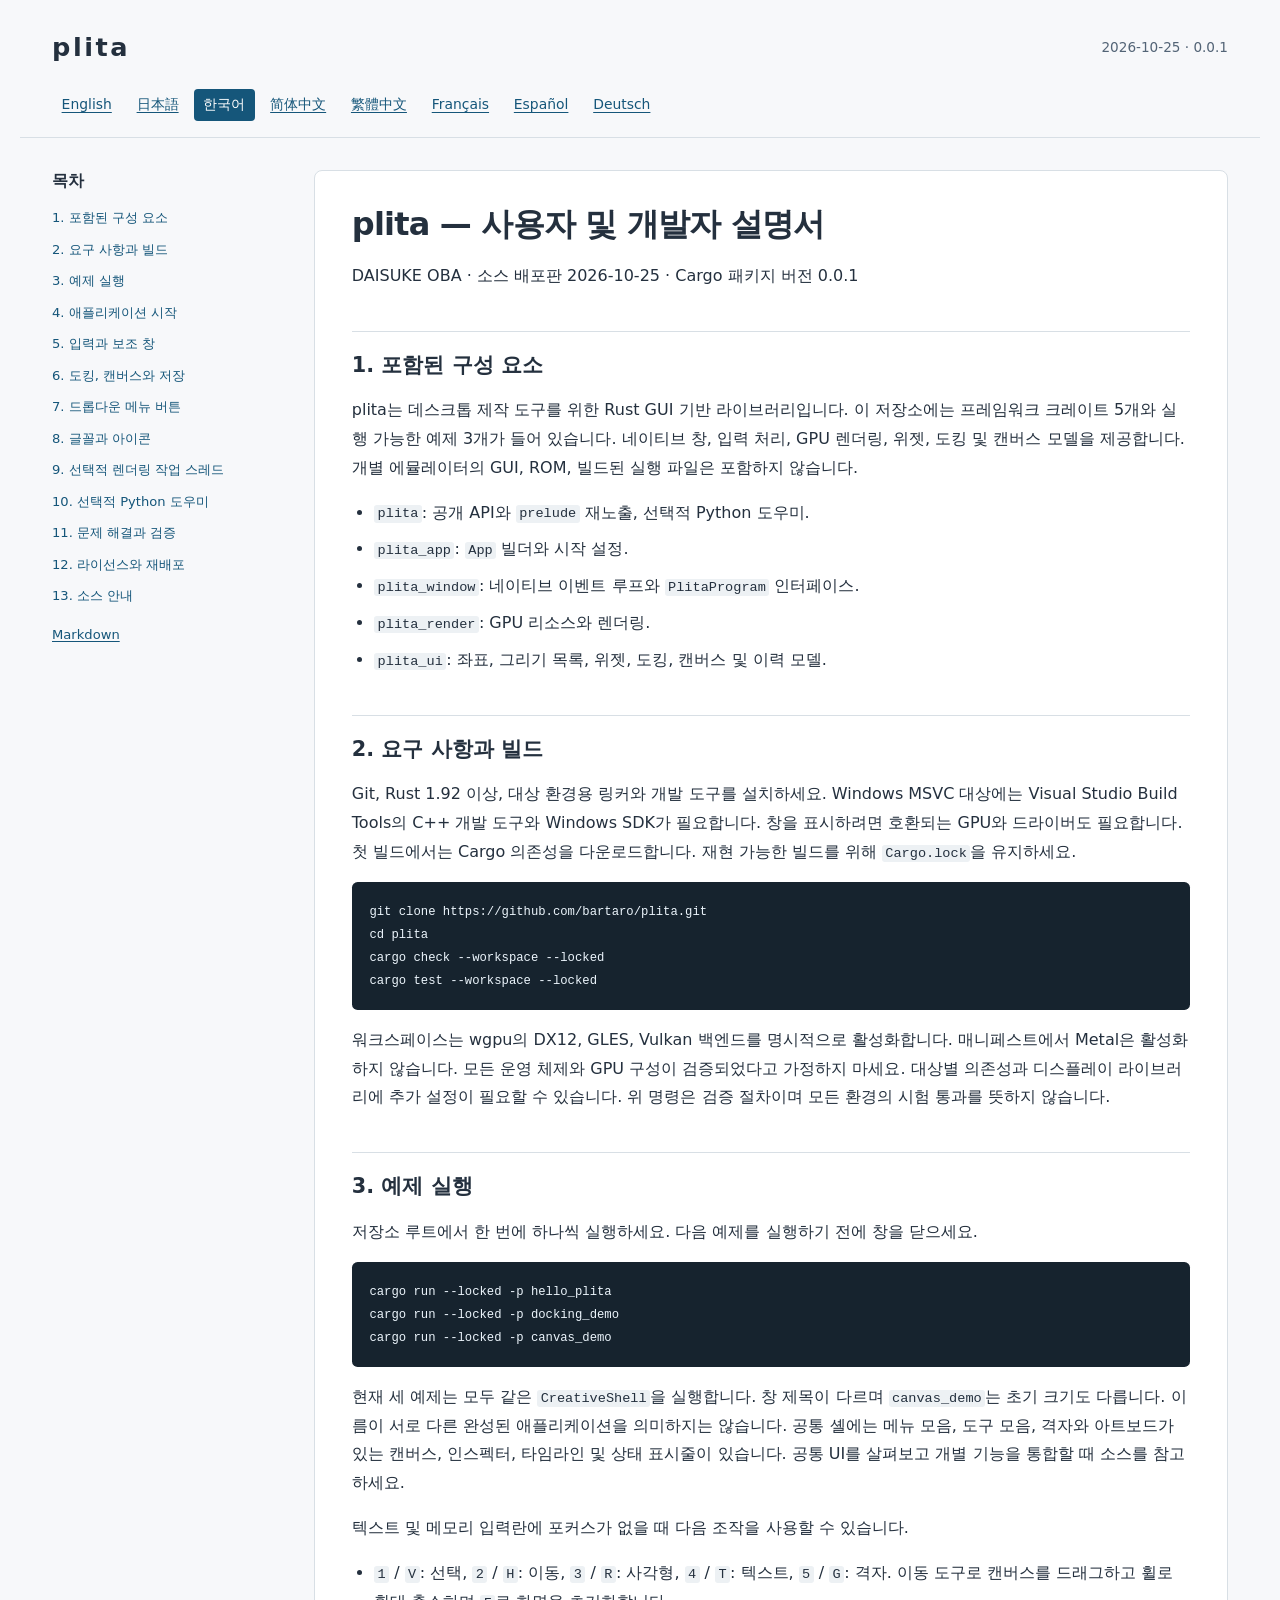
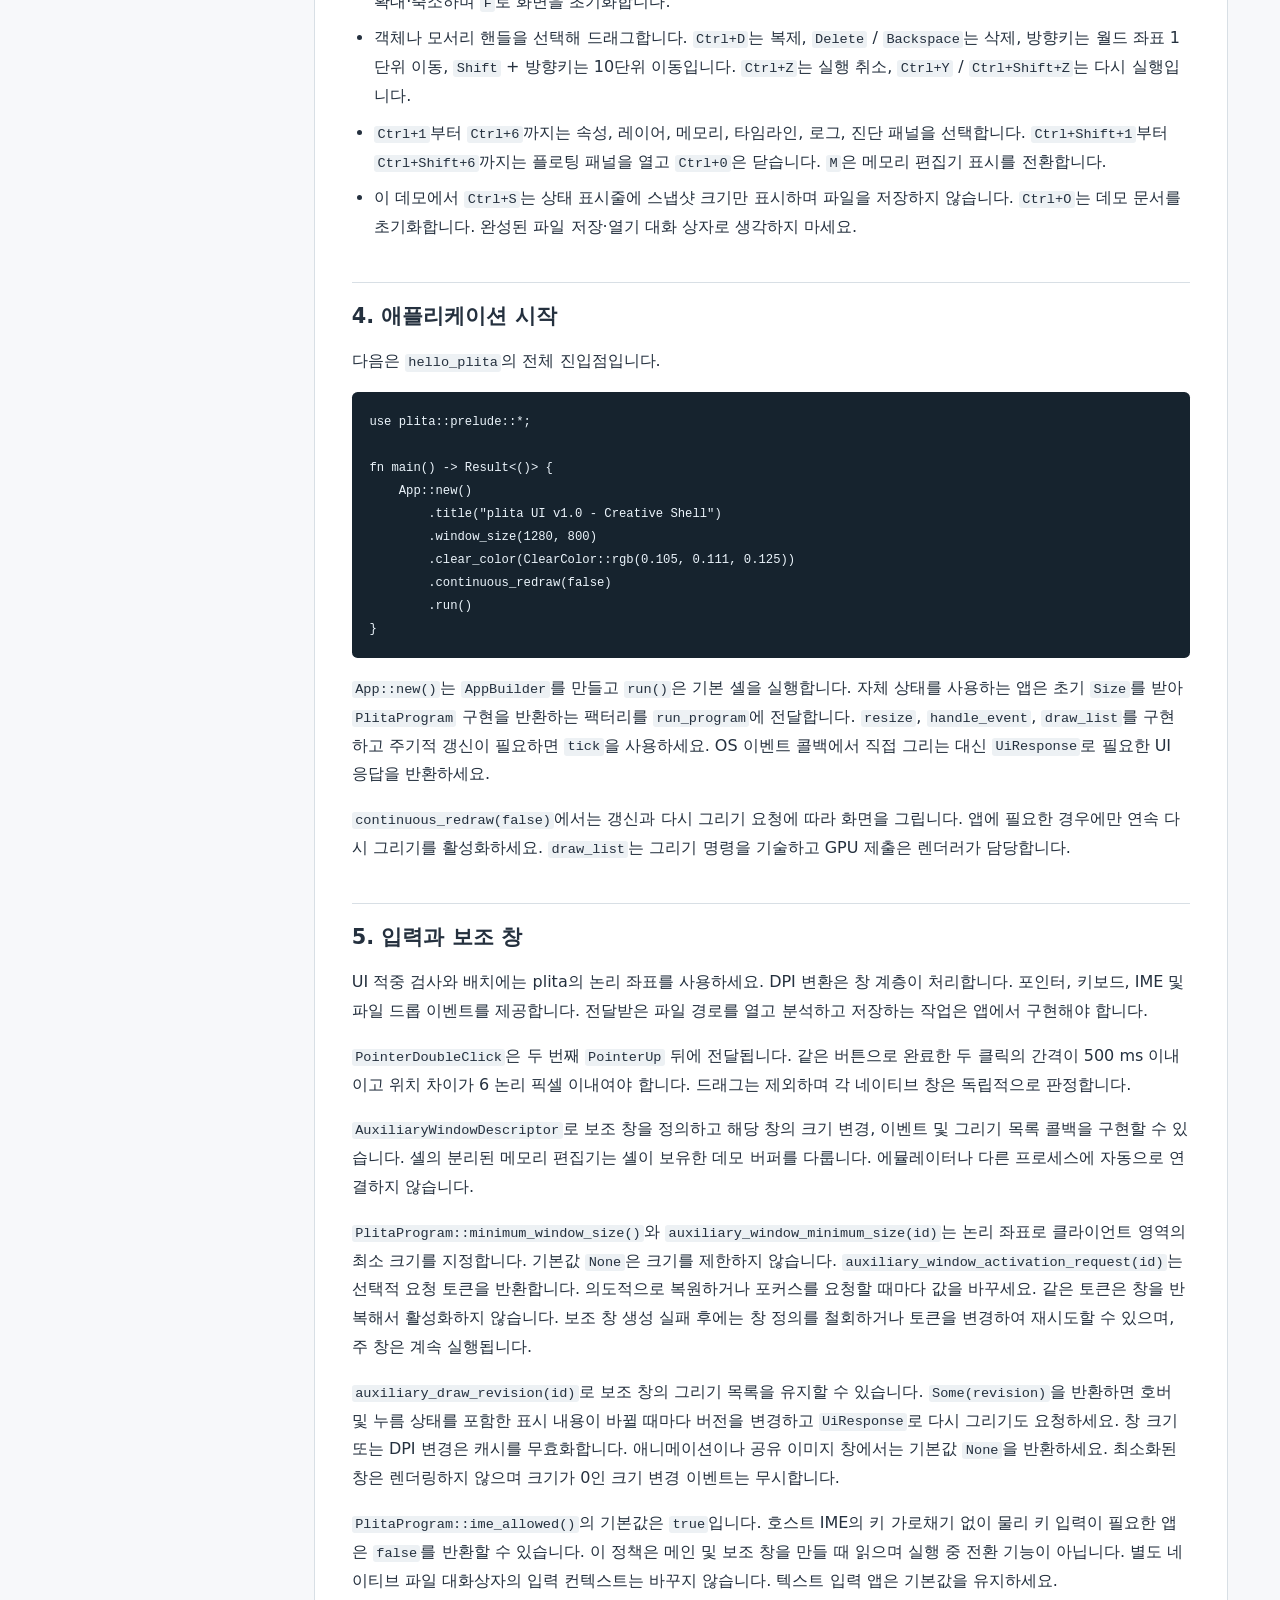
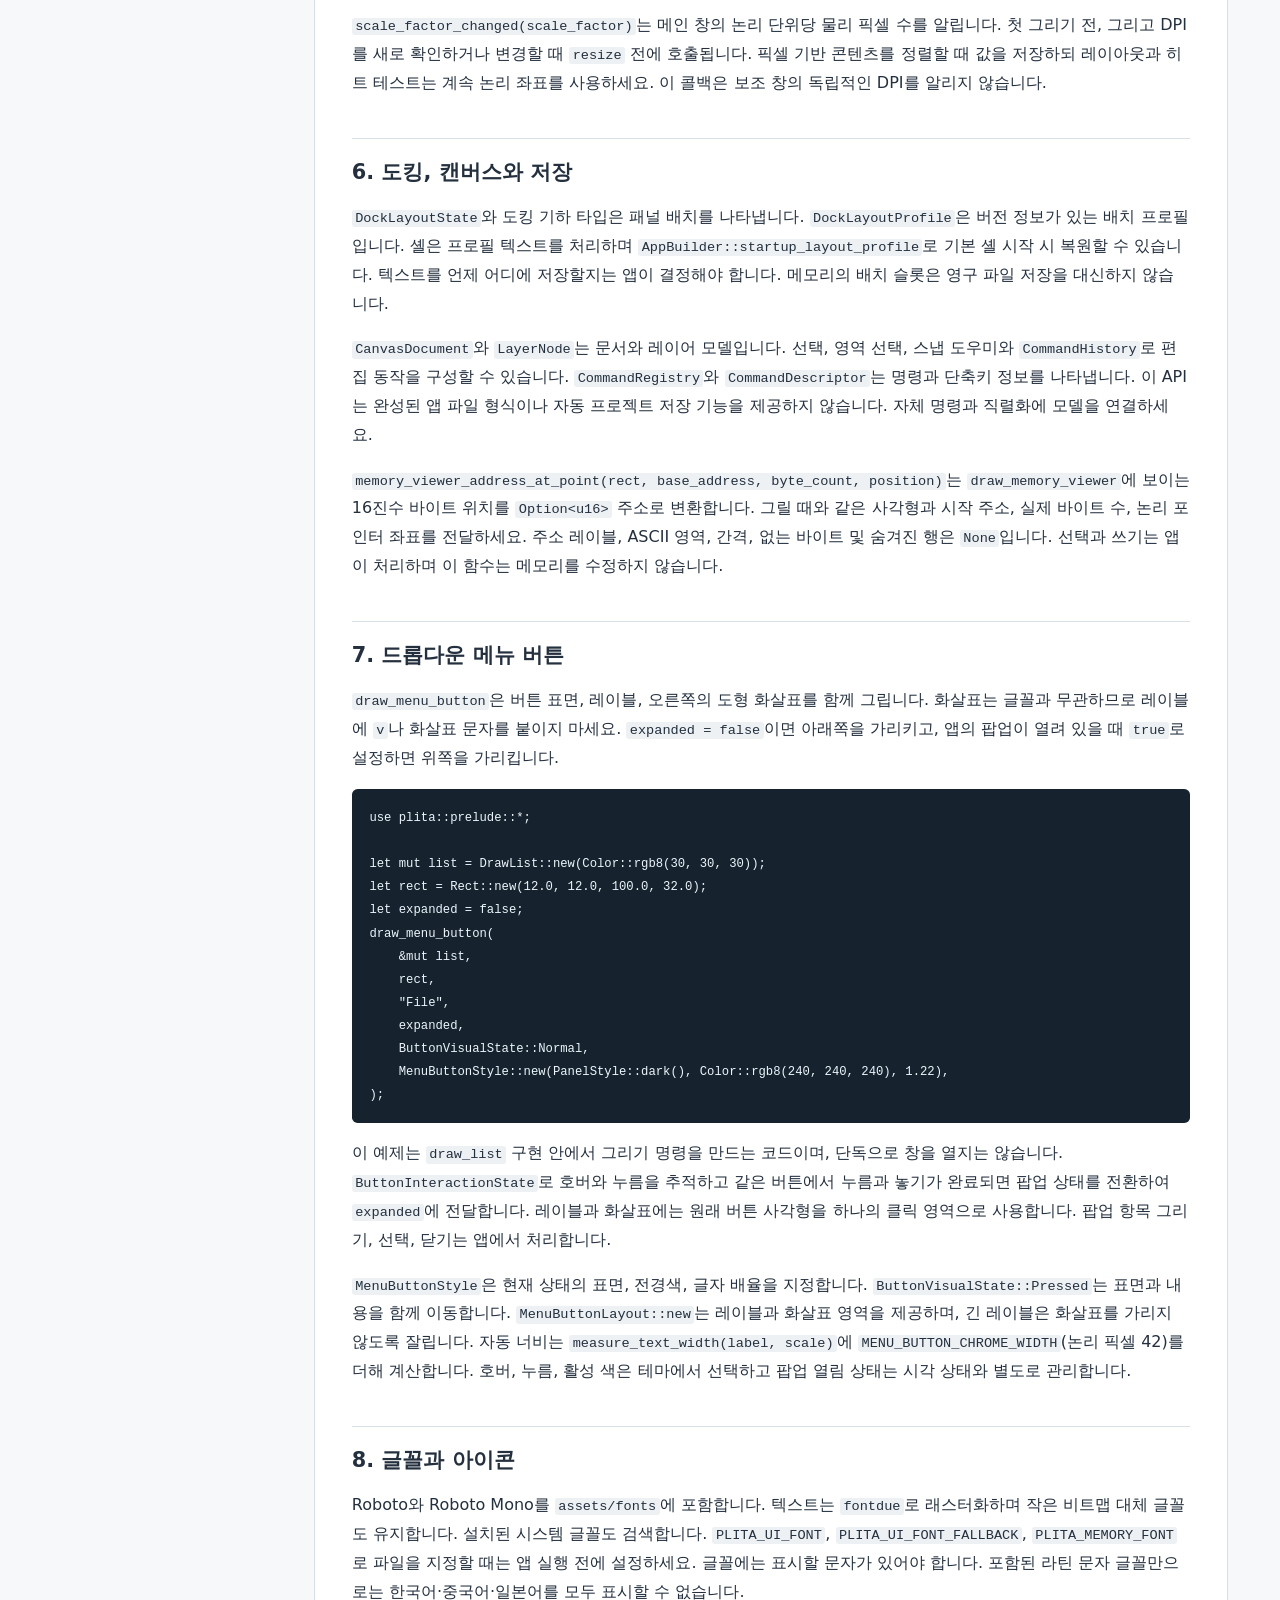
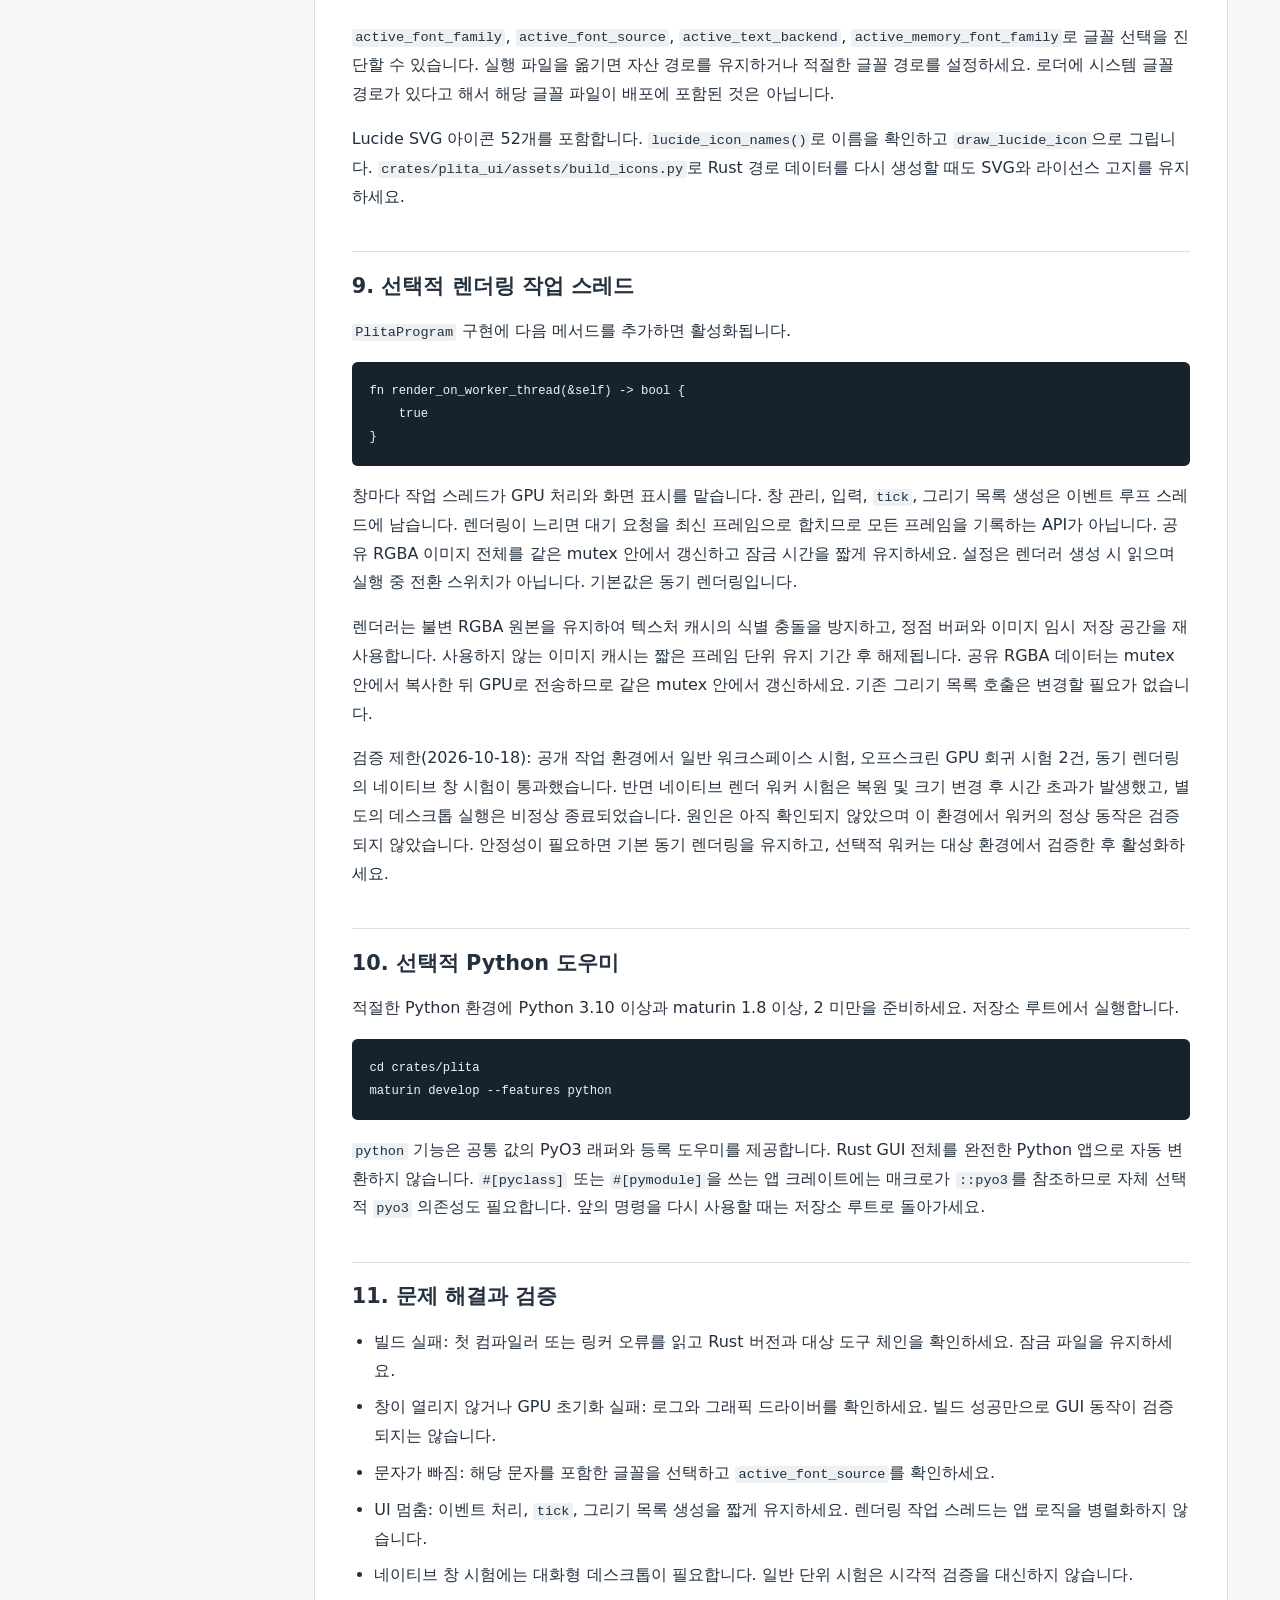
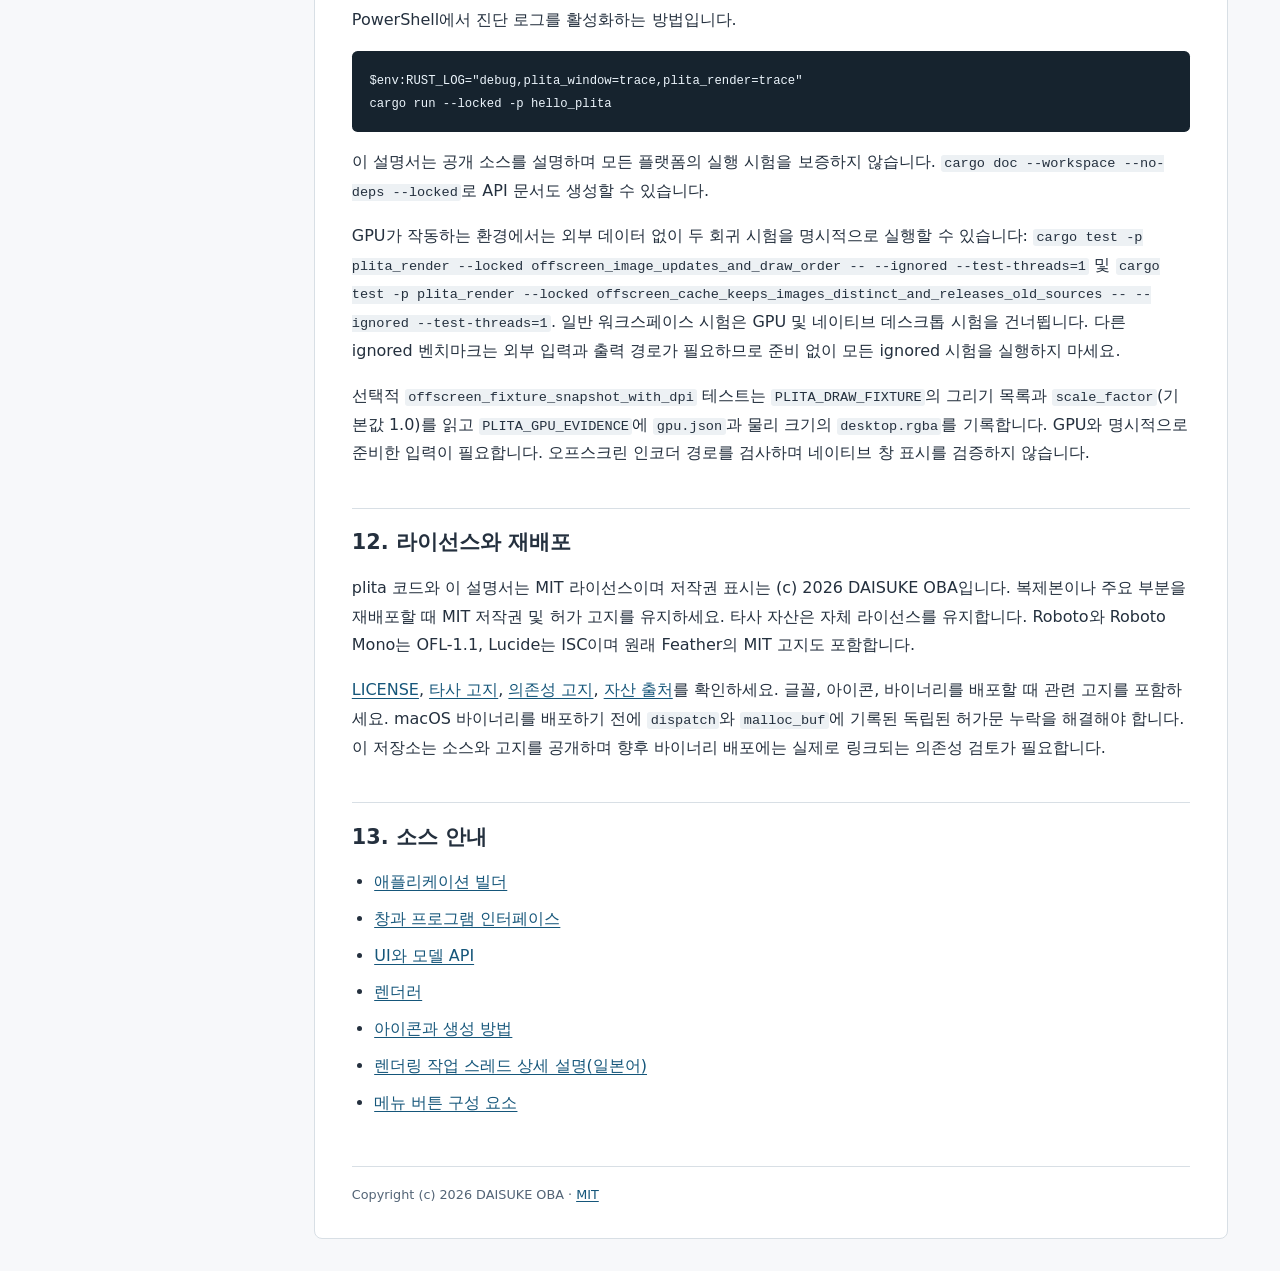
<file: docs/manual/ko.html>
<!doctype html>
<html lang="ko">
<head>
<meta charset="utf-8">
<meta name="viewport" content="width=device-width, initial-scale=1">
<meta name="color-scheme" content="light">
<title>plita — 사용자 및 개발자 설명서</title>
<link rel="stylesheet" href="manual.css">
</head>
<body>
<a class="skip" href="#main">본문으로 이동</a>
<header><a class="brand" href="index.html">plita</a><span>2026-10-25 · 0.0.1</span></header>
<nav class="languages" aria-label="Language"><a href="en.html" lang="en" hreflang="en">English</a> <a href="ja.html" lang="ja" hreflang="ja">日本語</a> <a href="ko.html" lang="ko" hreflang="ko" aria-current="page">한국어</a> <a href="zh-CN.html" lang="zh-CN" hreflang="zh-CN">简体中文</a> <a href="zh-TW.html" lang="zh-TW" hreflang="zh-TW">繁體中文</a> <a href="fr.html" lang="fr" hreflang="fr">Français</a> <a href="es.html" lang="es" hreflang="es">Español</a> <a href="de.html" lang="de" hreflang="de">Deutsch</a></nav>
<div class="layout"><aside><nav aria-label="목차"><h2>목차</h2><a href="#section-1">1. 포함된 구성 요소</a><a href="#section-2">2. 요구 사항과 빌드</a><a href="#section-3">3. 예제 실행</a><a href="#section-4">4. 애플리케이션 시작</a><a href="#section-5">5. 입력과 보조 창</a><a href="#section-6">6. 도킹, 캔버스와 저장</a><a href="#section-7">7. 드롭다운 메뉴 버튼</a><a href="#section-8">8. 글꼴과 아이콘</a><a href="#section-9">9. 선택적 렌더링 작업 스레드</a><a href="#section-10">10. 선택적 Python 도우미</a><a href="#section-11">11. 문제 해결과 검증</a><a href="#section-12">12. 라이선스와 재배포</a><a href="#section-13">13. 소스 안내</a></nav><p><a href="ko.md">Markdown</a></p></aside><main id="main"><h1>plita — 사용자 및 개발자 설명서</h1>
<p>DAISUKE OBA · 소스 배포판 2026-10-25 · Cargo 패키지 버전 0.0.1</p>
<h2 id="section-1">1. 포함된 구성 요소</h2>
<p>plita는 데스크톱 제작 도구를 위한 Rust GUI 기반 라이브러리입니다. 이 저장소에는 프레임워크 크레이트 5개와 실행 가능한 예제 3개가 들어 있습니다. 네이티브 창, 입력 처리, GPU 렌더링, 위젯, 도킹 및 캔버스 모델을 제공합니다. 개별 에뮬레이터의 GUI, ROM, 빌드된 실행 파일은 포함하지 않습니다.</p>
<ul>
<li><code>plita</code>: 공개 API와 <code>prelude</code> 재노출, 선택적 Python 도우미.</li>
<li><code>plita_app</code>: <code>App</code> 빌더와 시작 설정.</li>
<li><code>plita_window</code>: 네이티브 이벤트 루프와 <code>PlitaProgram</code> 인터페이스.</li>
<li><code>plita_render</code>: GPU 리소스와 렌더링.</li>
<li><code>plita_ui</code>: 좌표, 그리기 목록, 위젯, 도킹, 캔버스 및 이력 모델.</li>
</ul>
<h2 id="section-2">2. 요구 사항과 빌드</h2>
<p>Git, Rust 1.92 이상, 대상 환경용 링커와 개발 도구를 설치하세요. Windows MSVC 대상에는 Visual Studio Build Tools의 C++ 개발 도구와 Windows SDK가 필요합니다. 창을 표시하려면 호환되는 GPU와 드라이버도 필요합니다. 첫 빌드에서는 Cargo 의존성을 다운로드합니다. 재현 가능한 빌드를 위해 <code>Cargo.lock</code>을 유지하세요.</p>
<pre><code class="language-powershell">git clone https://github.com/bartaro/plita.git
cd plita
cargo check --workspace --locked
cargo test --workspace --locked
</code></pre>
<p>워크스페이스는 wgpu의 DX12, GLES, Vulkan 백엔드를 명시적으로 활성화합니다. 매니페스트에서 Metal은 활성화하지 않습니다. 모든 운영 체제와 GPU 구성이 검증되었다고 가정하지 마세요. 대상별 의존성과 디스플레이 라이브러리에 추가 설정이 필요할 수 있습니다. 위 명령은 검증 절차이며 모든 환경의 시험 통과를 뜻하지 않습니다.</p>
<h2 id="section-3">3. 예제 실행</h2>
<p>저장소 루트에서 한 번에 하나씩 실행하세요. 다음 예제를 실행하기 전에 창을 닫으세요.</p>
<pre><code class="language-powershell">cargo run --locked -p hello_plita
cargo run --locked -p docking_demo
cargo run --locked -p canvas_demo
</code></pre>
<p>현재 세 예제는 모두 같은 <code>CreativeShell</code>을 실행합니다. 창 제목이 다르며 <code>canvas_demo</code>는 초기 크기도 다릅니다. 이름이 서로 다른 완성된 애플리케이션을 의미하지는 않습니다. 공통 셸에는 메뉴 모음, 도구 모음, 격자와 아트보드가 있는 캔버스, 인스펙터, 타임라인 및 상태 표시줄이 있습니다. 공통 UI를 살펴보고 개별 기능을 통합할 때 소스를 참고하세요.</p>
<p>텍스트 및 메모리 입력란에 포커스가 없을 때 다음 조작을 사용할 수 있습니다.</p>
<ul>
<li><code>1</code> / <code>V</code>: 선택, <code>2</code> / <code>H</code>: 이동, <code>3</code> / <code>R</code>: 사각형, <code>4</code> / <code>T</code>: 텍스트, <code>5</code> / <code>G</code>: 격자. 이동 도구로 캔버스를 드래그하고 휠로 확대·축소하며 <code>F</code>로 화면을 초기화합니다.</li>
<li>객체나 모서리 핸들을 선택해 드래그합니다. <code>Ctrl+D</code>는 복제, <code>Delete</code> / <code>Backspace</code>는 삭제, 방향키는 월드 좌표 1단위 이동, <code>Shift</code> + 방향키는 10단위 이동입니다. <code>Ctrl+Z</code>는 실행 취소, <code>Ctrl+Y</code> / <code>Ctrl+Shift+Z</code>는 다시 실행입니다.</li>
<li><code>Ctrl+1</code>부터 <code>Ctrl+6</code>까지는 속성, 레이어, 메모리, 타임라인, 로그, 진단 패널을 선택합니다. <code>Ctrl+Shift+1</code>부터 <code>Ctrl+Shift+6</code>까지는 플로팅 패널을 열고 <code>Ctrl+0</code>은 닫습니다. <code>M</code>은 메모리 편집기 표시를 전환합니다.</li>
<li>이 데모에서 <code>Ctrl+S</code>는 상태 표시줄에 스냅샷 크기만 표시하며 파일을 저장하지 않습니다. <code>Ctrl+O</code>는 데모 문서를 초기화합니다. 완성된 파일 저장·열기 대화 상자로 생각하지 마세요.</li>
</ul>
<h2 id="section-4">4. 애플리케이션 시작</h2>
<p>다음은 <code>hello_plita</code>의 전체 진입점입니다.</p>
<pre><code class="language-rust">use plita::prelude::*;

fn main() -&gt; Result&lt;()&gt; {
    App::new()
        .title(&quot;plita UI v1.0 - Creative Shell&quot;)
        .window_size(1280, 800)
        .clear_color(ClearColor::rgb(0.105, 0.111, 0.125))
        .continuous_redraw(false)
        .run()
}
</code></pre>
<p><code>App::new()</code>는 <code>AppBuilder</code>를 만들고 <code>run()</code>은 기본 셸을 실행합니다. 자체 상태를 사용하는 앱은 초기 <code>Size</code>를 받아 <code>PlitaProgram</code> 구현을 반환하는 팩터리를 <code>run_program</code>에 전달합니다. <code>resize</code>, <code>handle_event</code>, <code>draw_list</code>를 구현하고 주기적 갱신이 필요하면 <code>tick</code>을 사용하세요. OS 이벤트 콜백에서 직접 그리는 대신 <code>UiResponse</code>로 필요한 UI 응답을 반환하세요.</p>
<p><code>continuous_redraw(false)</code>에서는 갱신과 다시 그리기 요청에 따라 화면을 그립니다. 앱에 필요한 경우에만 연속 다시 그리기를 활성화하세요. <code>draw_list</code>는 그리기 명령을 기술하고 GPU 제출은 렌더러가 담당합니다.</p>
<h2 id="section-5">5. 입력과 보조 창</h2>
<p>UI 적중 검사와 배치에는 plita의 논리 좌표를 사용하세요. DPI 변환은 창 계층이 처리합니다. 포인터, 키보드, IME 및 파일 드롭 이벤트를 제공합니다. 전달받은 파일 경로를 열고 분석하고 저장하는 작업은 앱에서 구현해야 합니다.</p>
<p><code>PointerDoubleClick</code>은 두 번째 <code>PointerUp</code> 뒤에 전달됩니다. 같은 버튼으로 완료한 두 클릭의 간격이 500 ms 이내이고 위치 차이가 6 논리 픽셀 이내여야 합니다. 드래그는 제외하며 각 네이티브 창은 독립적으로 판정합니다.</p>
<p><code>AuxiliaryWindowDescriptor</code>로 보조 창을 정의하고 해당 창의 크기 변경, 이벤트 및 그리기 목록 콜백을 구현할 수 있습니다. 셸의 분리된 메모리 편집기는 셸이 보유한 데모 버퍼를 다룹니다. 에뮬레이터나 다른 프로세스에 자동으로 연결하지 않습니다.</p>
<p><code>PlitaProgram::minimum_window_size()</code>와 <code>auxiliary_window_minimum_size(id)</code>는 논리 좌표로 클라이언트 영역의 최소 크기를 지정합니다. 기본값 <code>None</code>은 크기를 제한하지 않습니다. <code>auxiliary_window_activation_request(id)</code>는 선택적 요청 토큰을 반환합니다. 의도적으로 복원하거나 포커스를 요청할 때마다 값을 바꾸세요. 같은 토큰은 창을 반복해서 활성화하지 않습니다. 보조 창 생성 실패 후에는 창 정의를 철회하거나 토큰을 변경하여 재시도할 수 있으며, 주 창은 계속 실행됩니다.</p>
<p><code>auxiliary_draw_revision(id)</code>로 보조 창의 그리기 목록을 유지할 수 있습니다. <code>Some(revision)</code>을 반환하면 호버 및 누름 상태를 포함한 표시 내용이 바뀔 때마다 버전을 변경하고 <code>UiResponse</code>로 다시 그리기도 요청하세요. 창 크기 또는 DPI 변경은 캐시를 무효화합니다. 애니메이션이나 공유 이미지 창에서는 기본값 <code>None</code>을 반환하세요. 최소화된 창은 렌더링하지 않으며 크기가 0인 크기 변경 이벤트는 무시합니다.</p>
<p><code>PlitaProgram::ime_allowed()</code>의 기본값은 <code>true</code>입니다. 호스트 IME의 키 가로채기 없이 물리 키 입력이 필요한 앱은 <code>false</code>를 반환할 수 있습니다. 이 정책은 메인 및 보조 창을 만들 때 읽으며 실행 중 전환 기능이 아닙니다. 별도 네이티브 파일 대화상자의 입력 컨텍스트는 바꾸지 않습니다. 텍스트 입력 앱은 기본값을 유지하세요.</p>
<p><code>scale_factor_changed(scale_factor)</code>는 메인 창의 논리 단위당 물리 픽셀 수를 알립니다. 첫 그리기 전, 그리고 DPI를 새로 확인하거나 변경할 때 <code>resize</code> 전에 호출됩니다. 픽셀 기반 콘텐츠를 정렬할 때 값을 저장하되 레이아웃과 히트 테스트는 계속 논리 좌표를 사용하세요. 이 콜백은 보조 창의 독립적인 DPI를 알리지 않습니다.</p>
<h2 id="section-6">6. 도킹, 캔버스와 저장</h2>
<p><code>DockLayoutState</code>와 도킹 기하 타입은 패널 배치를 나타냅니다. <code>DockLayoutProfile</code>은 버전 정보가 있는 배치 프로필입니다. 셸은 프로필 텍스트를 처리하며 <code>AppBuilder::startup_layout_profile</code>로 기본 셸 시작 시 복원할 수 있습니다. 텍스트를 언제 어디에 저장할지는 앱이 결정해야 합니다. 메모리의 배치 슬롯은 영구 파일 저장을 대신하지 않습니다.</p>
<p><code>CanvasDocument</code>와 <code>LayerNode</code>는 문서와 레이어 모델입니다. 선택, 영역 선택, 스냅 도우미와 <code>CommandHistory</code>로 편집 동작을 구성할 수 있습니다. <code>CommandRegistry</code>와 <code>CommandDescriptor</code>는 명령과 단축키 정보를 나타냅니다. 이 API는 완성된 앱 파일 형식이나 자동 프로젝트 저장 기능을 제공하지 않습니다. 자체 명령과 직렬화에 모델을 연결하세요.</p>
<p><code>memory_viewer_address_at_point(rect, base_address, byte_count, position)</code>는 <code>draw_memory_viewer</code>에 보이는 16진수 바이트 위치를 <code>Option&lt;u16&gt;</code> 주소로 변환합니다. 그릴 때와 같은 사각형과 시작 주소, 실제 바이트 수, 논리 포인터 좌표를 전달하세요. 주소 레이블, ASCII 영역, 간격, 없는 바이트 및 숨겨진 행은 <code>None</code>입니다. 선택과 쓰기는 앱이 처리하며 이 함수는 메모리를 수정하지 않습니다.</p>
<h2 id="section-7">7. 드롭다운 메뉴 버튼</h2>
<p><code>draw_menu_button</code>은 버튼 표면, 레이블, 오른쪽의 도형 화살표를 함께 그립니다. 화살표는 글꼴과 무관하므로 레이블에 <code>v</code>나 화살표 문자를 붙이지 마세요. <code>expanded = false</code>이면 아래쪽을 가리키고, 앱의 팝업이 열려 있을 때 <code>true</code>로 설정하면 위쪽을 가리킵니다.</p>
<pre><code class="language-rust">use plita::prelude::*;

let mut list = DrawList::new(Color::rgb8(30, 30, 30));
let rect = Rect::new(12.0, 12.0, 100.0, 32.0);
let expanded = false;
draw_menu_button(
    &amp;mut list,
    rect,
    &quot;File&quot;,
    expanded,
    ButtonVisualState::Normal,
    MenuButtonStyle::new(PanelStyle::dark(), Color::rgb8(240, 240, 240), 1.22),
);
</code></pre>
<p>이 예제는 <code>draw_list</code> 구현 안에서 그리기 명령을 만드는 코드이며, 단독으로 창을 열지는 않습니다. <code>ButtonInteractionState</code>로 호버와 누름을 추적하고 같은 버튼에서 누름과 놓기가 완료되면 팝업 상태를 전환하여 <code>expanded</code>에 전달합니다. 레이블과 화살표에는 원래 버튼 사각형을 하나의 클릭 영역으로 사용합니다. 팝업 항목 그리기, 선택, 닫기는 앱에서 처리합니다.</p>
<p><code>MenuButtonStyle</code>은 현재 상태의 표면, 전경색, 글자 배율을 지정합니다. <code>ButtonVisualState::Pressed</code>는 표면과 내용을 함께 이동합니다. <code>MenuButtonLayout::new</code>는 레이블과 화살표 영역을 제공하며, 긴 레이블은 화살표를 가리지 않도록 잘립니다. 자동 너비는 <code>measure_text_width(label, scale)</code>에 <code>MENU_BUTTON_CHROME_WIDTH</code>(논리 픽셀 42)를 더해 계산합니다. 호버, 누름, 활성 색은 테마에서 선택하고 팝업 열림 상태는 시각 상태와 별도로 관리합니다.</p>
<h2 id="section-8">8. 글꼴과 아이콘</h2>
<p>Roboto와 Roboto Mono를 <code>assets/fonts</code>에 포함합니다. 텍스트는 <code>fontdue</code>로 래스터화하며 작은 비트맵 대체 글꼴도 유지합니다. 설치된 시스템 글꼴도 검색합니다. <code>PLITA_UI_FONT</code>, <code>PLITA_UI_FONT_FALLBACK</code>, <code>PLITA_MEMORY_FONT</code>로 파일을 지정할 때는 앱 실행 전에 설정하세요. 글꼴에는 표시할 문자가 있어야 합니다. 포함된 라틴 문자 글꼴만으로는 한국어·중국어·일본어를 모두 표시할 수 없습니다.</p>
<p><code>active_font_family</code>, <code>active_font_source</code>, <code>active_text_backend</code>, <code>active_memory_font_family</code>로 글꼴 선택을 진단할 수 있습니다. 실행 파일을 옮기면 자산 경로를 유지하거나 적절한 글꼴 경로를 설정하세요. 로더에 시스템 글꼴 경로가 있다고 해서 해당 글꼴 파일이 배포에 포함된 것은 아닙니다.</p>
<p>Lucide SVG 아이콘 52개를 포함합니다. <code>lucide_icon_names()</code>로 이름을 확인하고 <code>draw_lucide_icon</code>으로 그립니다. <code>crates/plita_ui/assets/build_icons.py</code>로 Rust 경로 데이터를 다시 생성할 때도 SVG와 라이선스 고지를 유지하세요.</p>
<h2 id="section-9">9. 선택적 렌더링 작업 스레드</h2>
<p><code>PlitaProgram</code> 구현에 다음 메서드를 추가하면 활성화됩니다.</p>
<pre><code class="language-rust">fn render_on_worker_thread(&amp;self) -&gt; bool {
    true
}
</code></pre>
<p>창마다 작업 스레드가 GPU 처리와 화면 표시를 맡습니다. 창 관리, 입력, <code>tick</code>, 그리기 목록 생성은 이벤트 루프 스레드에 남습니다. 렌더링이 느리면 대기 요청을 최신 프레임으로 합치므로 모든 프레임을 기록하는 API가 아닙니다. 공유 RGBA 이미지 전체를 같은 mutex 안에서 갱신하고 잠금 시간을 짧게 유지하세요. 설정은 렌더러 생성 시 읽으며 실행 중 전환 스위치가 아닙니다. 기본값은 동기 렌더링입니다.</p>
<p>렌더러는 불변 RGBA 원본을 유지하여 텍스처 캐시의 식별 충돌을 방지하고, 정점 버퍼와 이미지 임시 저장 공간을 재사용합니다. 사용하지 않는 이미지 캐시는 짧은 프레임 단위 유지 기간 후 해제됩니다. 공유 RGBA 데이터는 mutex 안에서 복사한 뒤 GPU로 전송하므로 같은 mutex 안에서 갱신하세요. 기존 그리기 목록 호출은 변경할 필요가 없습니다.</p>
<p>검증 제한(2026-10-18): 공개 작업 환경에서 일반 워크스페이스 시험, 오프스크린 GPU 회귀 시험 2건, 동기 렌더링의 네이티브 창 시험이 통과했습니다. 반면 네이티브 렌더 워커 시험은 복원 및 크기 변경 후 시간 초과가 발생했고, 별도의 데스크톱 실행은 비정상 종료되었습니다. 원인은 아직 확인되지 않았으며 이 환경에서 워커의 정상 동작은 검증되지 않았습니다. 안정성이 필요하면 기본 동기 렌더링을 유지하고, 선택적 워커는 대상 환경에서 검증한 후 활성화하세요.</p>
<h2 id="section-10">10. 선택적 Python 도우미</h2>
<p>적절한 Python 환경에 Python 3.10 이상과 maturin 1.8 이상, 2 미만을 준비하세요. 저장소 루트에서 실행합니다.</p>
<pre><code class="language-powershell">cd crates/plita
maturin develop --features python
</code></pre>
<p><code>python</code> 기능은 공통 값의 PyO3 래퍼와 등록 도우미를 제공합니다. Rust GUI 전체를 완전한 Python 앱으로 자동 변환하지 않습니다. <code>#[pyclass]</code> 또는 <code>#[pymodule]</code>을 쓰는 앱 크레이트에는 매크로가 <code>::pyo3</code>를 참조하므로 자체 선택적 <code>pyo3</code> 의존성도 필요합니다. 앞의 명령을 다시 사용할 때는 저장소 루트로 돌아가세요.</p>
<h2 id="section-11">11. 문제 해결과 검증</h2>
<ul>
<li>빌드 실패: 첫 컴파일러 또는 링커 오류를 읽고 Rust 버전과 대상 도구 체인을 확인하세요. 잠금 파일을 유지하세요.</li>
<li>창이 열리지 않거나 GPU 초기화 실패: 로그와 그래픽 드라이버를 확인하세요. 빌드 성공만으로 GUI 동작이 검증되지는 않습니다.</li>
<li>문자가 빠짐: 해당 문자를 포함한 글꼴을 선택하고 <code>active_font_source</code>를 확인하세요.</li>
<li>UI 멈춤: 이벤트 처리, <code>tick</code>, 그리기 목록 생성을 짧게 유지하세요. 렌더링 작업 스레드는 앱 로직을 병렬화하지 않습니다.</li>
<li>네이티브 창 시험에는 대화형 데스크톱이 필요합니다. 일반 단위 시험은 시각적 검증을 대신하지 않습니다.</li>
</ul>
<p>PowerShell에서 진단 로그를 활성화하는 방법입니다.</p>
<pre><code class="language-powershell">$env:RUST_LOG=&quot;debug,plita_window=trace,plita_render=trace&quot;
cargo run --locked -p hello_plita
</code></pre>
<p>이 설명서는 공개 소스를 설명하며 모든 플랫폼의 실행 시험을 보증하지 않습니다. <code>cargo doc --workspace --no-deps --locked</code>로 API 문서도 생성할 수 있습니다.</p>
<p>GPU가 작동하는 환경에서는 외부 데이터 없이 두 회귀 시험을 명시적으로 실행할 수 있습니다: <code>cargo test -p plita_render --locked offscreen_image_updates_and_draw_order -- --ignored --test-threads=1</code> 및 <code>cargo test -p plita_render --locked offscreen_cache_keeps_images_distinct_and_releases_old_sources -- --ignored --test-threads=1</code>. 일반 워크스페이스 시험은 GPU 및 네이티브 데스크톱 시험을 건너뜁니다. 다른 ignored 벤치마크는 외부 입력과 출력 경로가 필요하므로 준비 없이 모든 ignored 시험을 실행하지 마세요.</p>
<p>선택적 <code>offscreen_fixture_snapshot_with_dpi</code> 테스트는 <code>PLITA_DRAW_FIXTURE</code>의 그리기 목록과 <code>scale_factor</code>(기본값 1.0)를 읽고 <code>PLITA_GPU_EVIDENCE</code>에 <code>gpu.json</code>과 물리 크기의 <code>desktop.rgba</code>를 기록합니다. GPU와 명시적으로 준비한 입력이 필요합니다. 오프스크린 인코더 경로를 검사하며 네이티브 창 표시를 검증하지 않습니다.</p>
<h2 id="section-12">12. 라이선스와 재배포</h2>
<p>plita 코드와 이 설명서는 MIT 라이선스이며 저작권 표시는 (c) 2026 DAISUKE OBA입니다. 복제본이나 주요 부분을 재배포할 때 MIT 저작권 및 허가 고지를 유지하세요. 타사 자산은 자체 라이선스를 유지합니다. Roboto와 Roboto Mono는 OFL-1.1, Lucide는 ISC이며 원래 Feather의 MIT 고지도 포함합니다.</p>
<p><a href="../../LICENSE">LICENSE</a>, <a href="../../THIRD_PARTY_NOTICES.md">타사 고지</a>, <a href="../../licenses/DEPENDENCIES.md">의존성 고지</a>, <a href="../../licenses/ASSET_PROVENANCE.json">자산 출처</a>를 확인하세요. 글꼴, 아이콘, 바이너리를 배포할 때 관련 고지를 포함하세요. macOS 바이너리를 배포하기 전에 <code>dispatch</code>와 <code>malloc_buf</code>에 기록된 독립된 허가문 누락을 해결해야 합니다. 이 저장소는 소스와 고지를 공개하며 향후 바이너리 배포에는 실제로 링크되는 의존성 검토가 필요합니다.</p>
<h2 id="section-13">13. 소스 안내</h2>
<ul>
<li><a href="../../crates/plita_app/src/lib.rs">애플리케이션 빌더</a></li>
<li><a href="../../crates/plita_window/src/lib.rs">창과 프로그램 인터페이스</a></li>
<li><a href="../../crates/plita_ui/src/lib.rs">UI와 모델 API</a></li>
<li><a href="../../crates/plita_render/src/lib.rs">렌더러</a></li>
<li><a href="../../crates/plita_ui/assets/README.md">아이콘과 생성 방법</a></li>
<li><a href="../render_worker_ja.md">렌더링 작업 스레드 상세 설명(일본어)</a></li>
<li><a href="../../crates/plita_ui/src/menu_button.rs">메뉴 버튼 구성 요소</a></li>
</ul>
<footer>Copyright (c) 2026 DAISUKE OBA · <a href="../../LICENSE">MIT</a></footer>
</main></div>
</body>
</html>
</file>
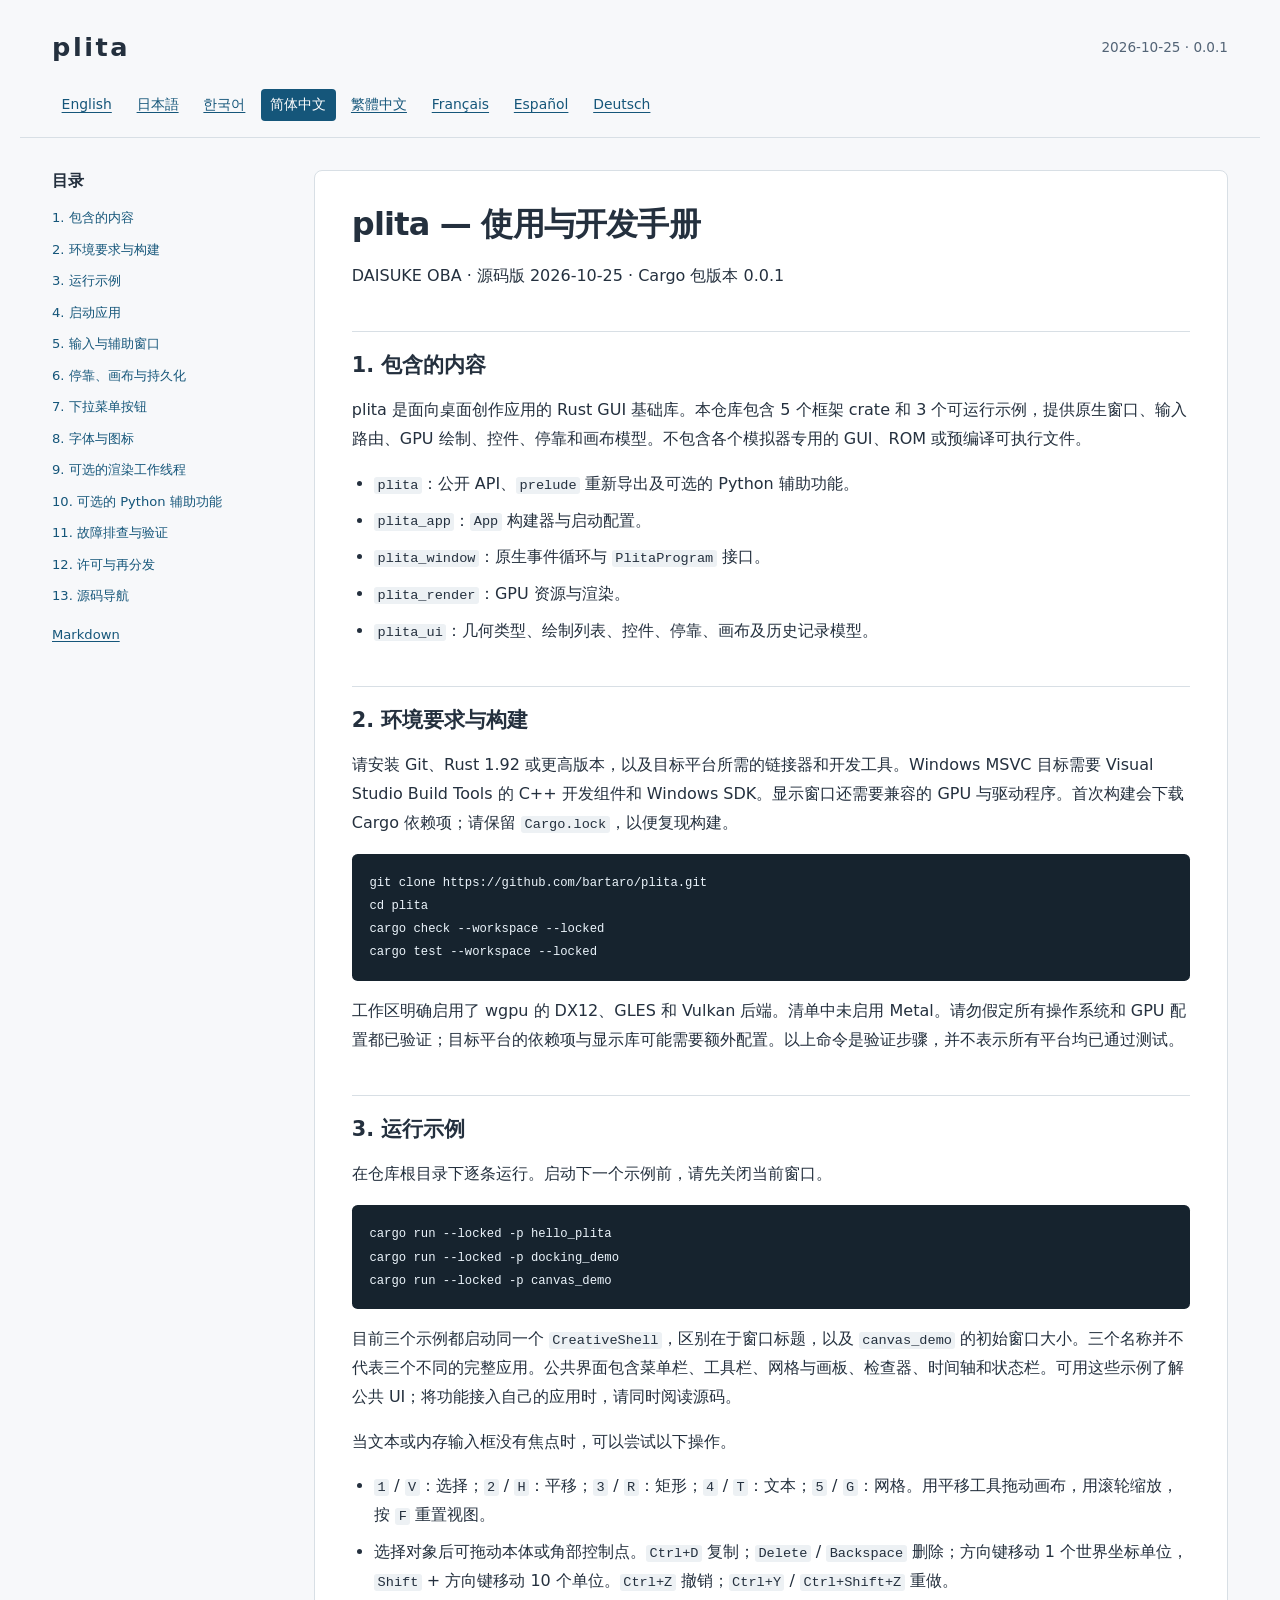
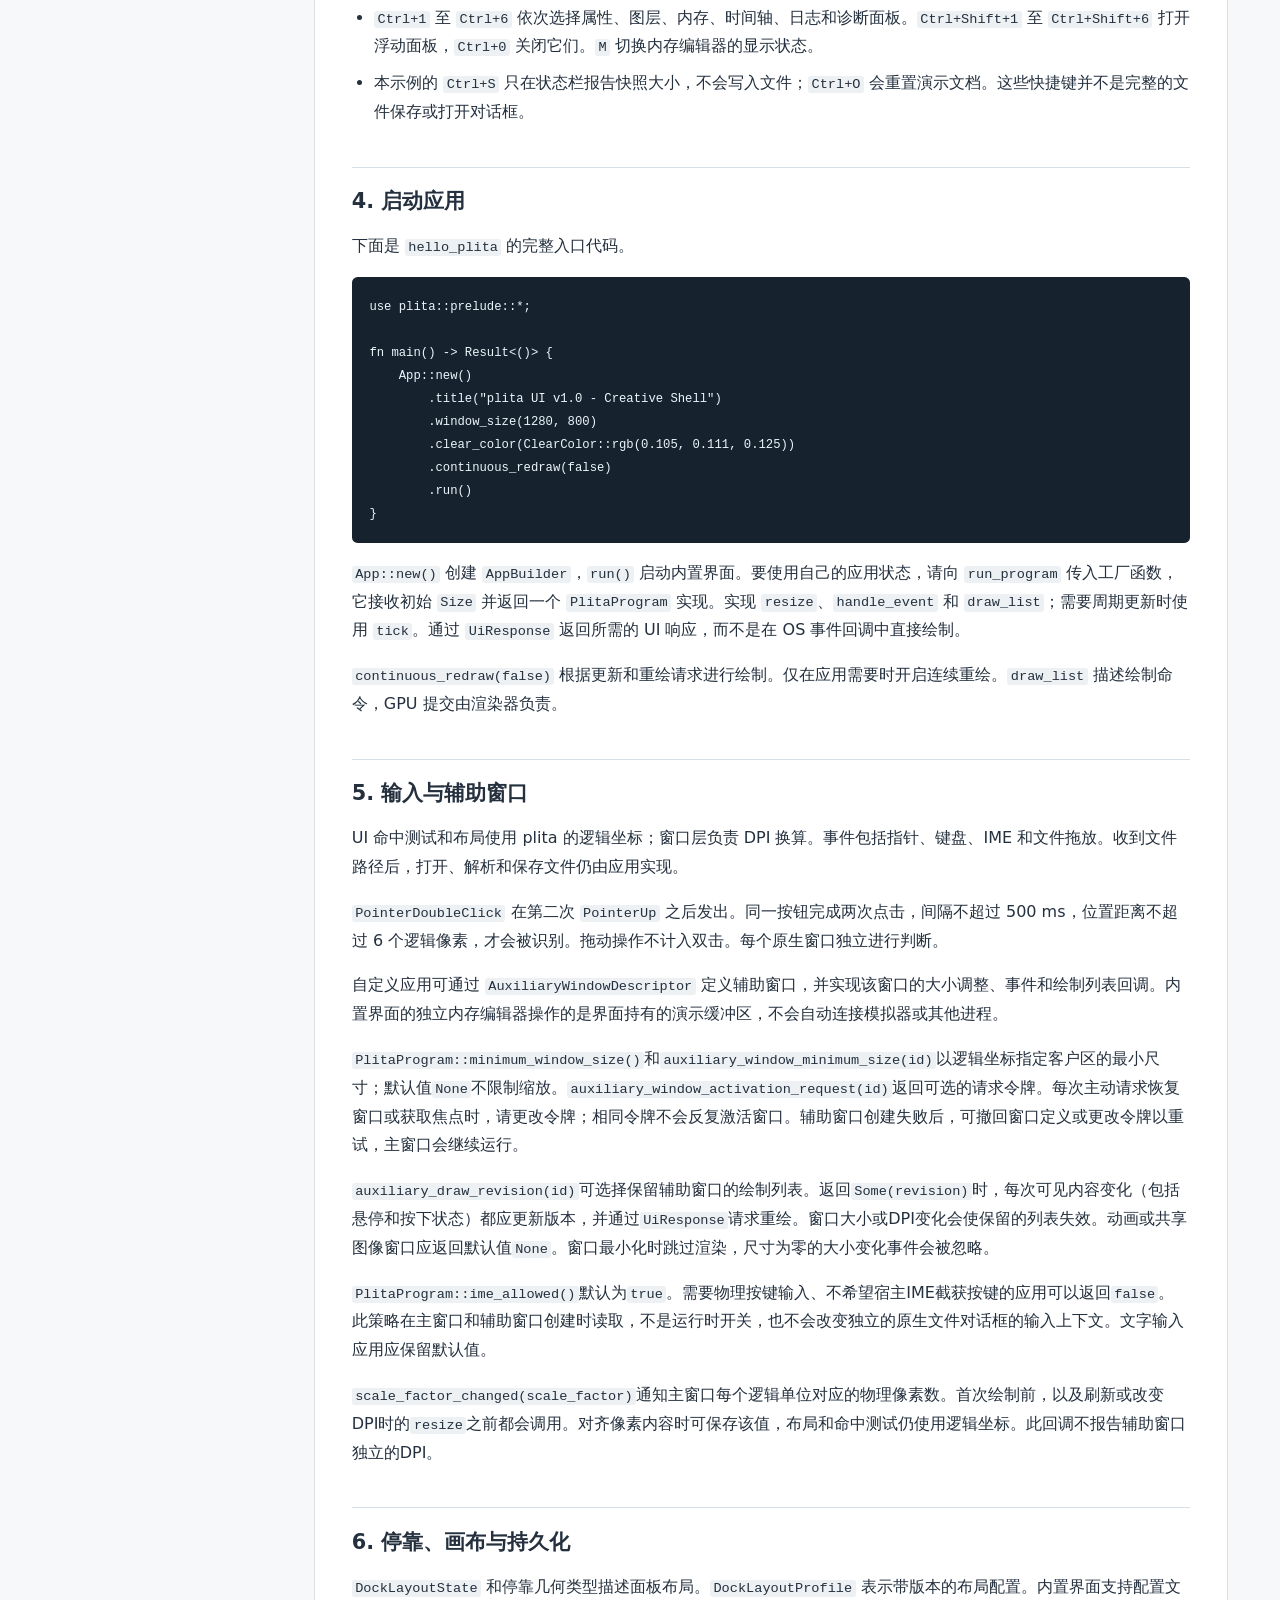
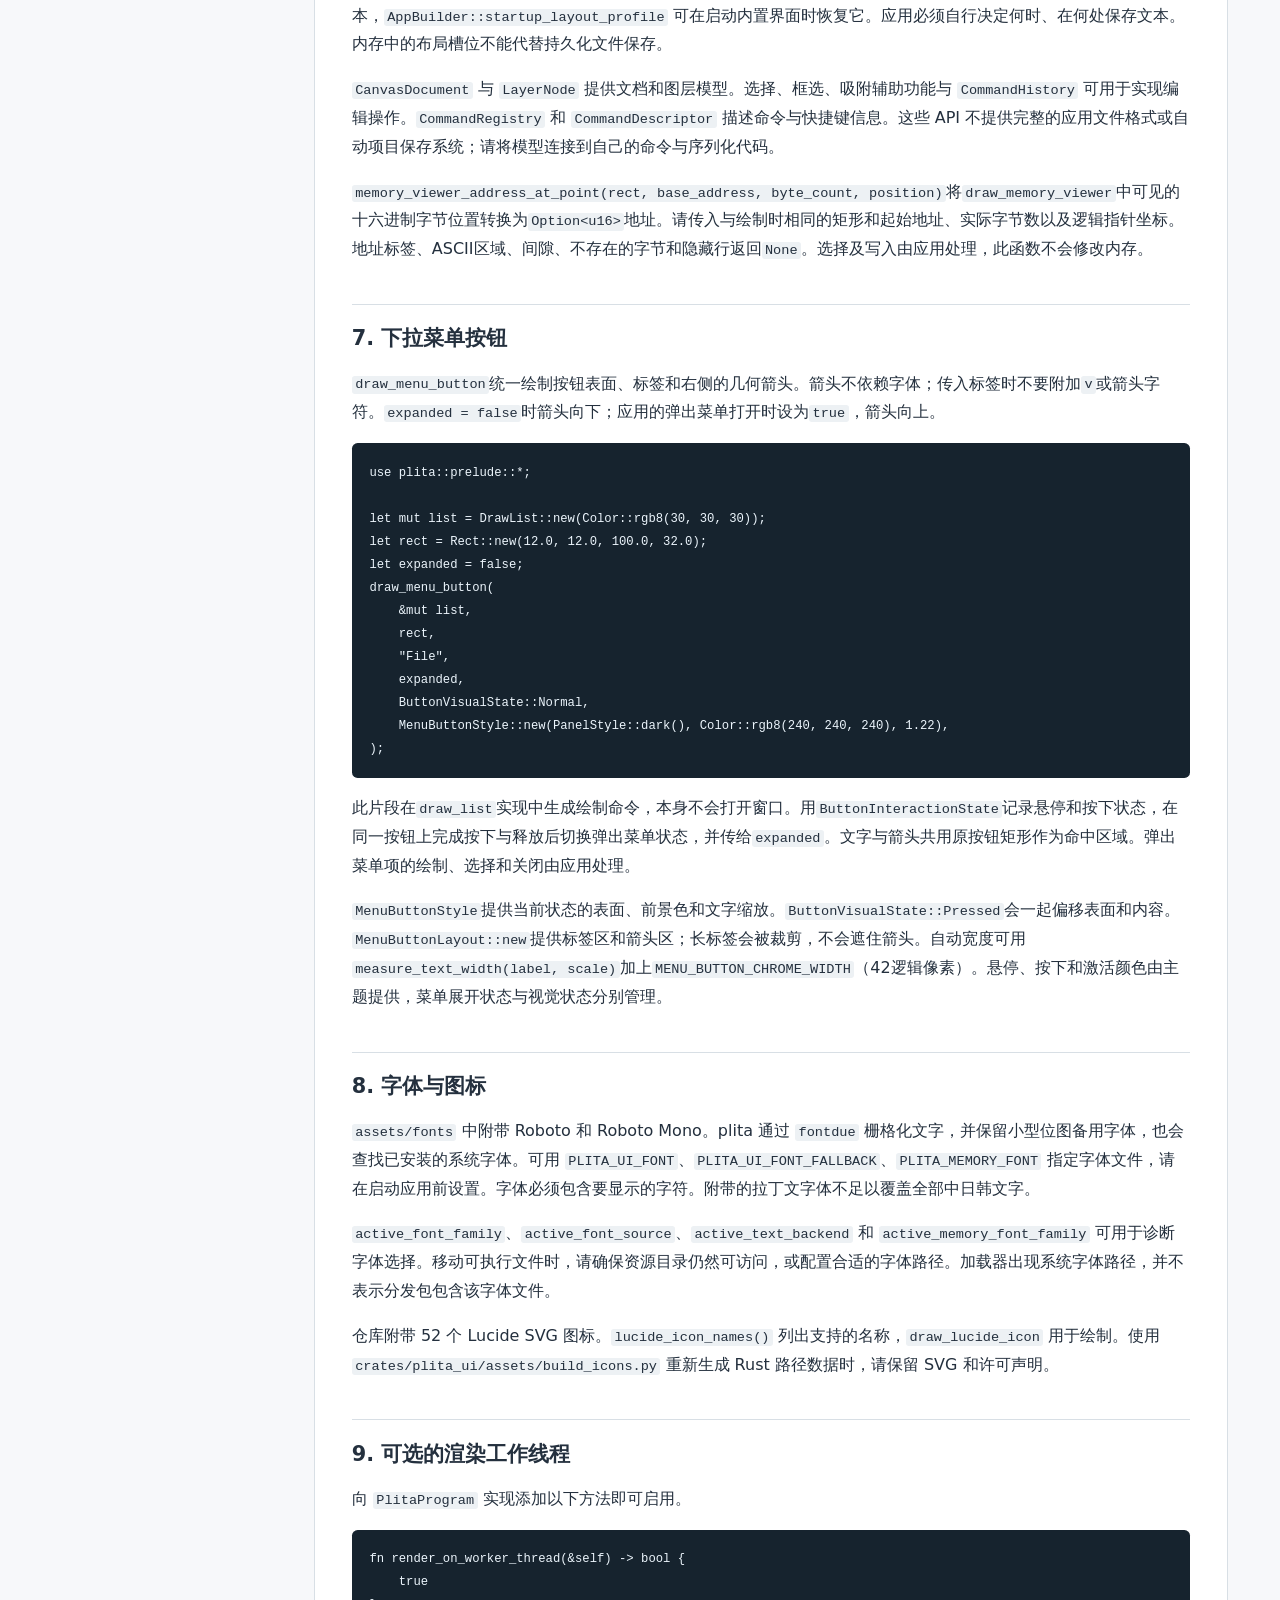
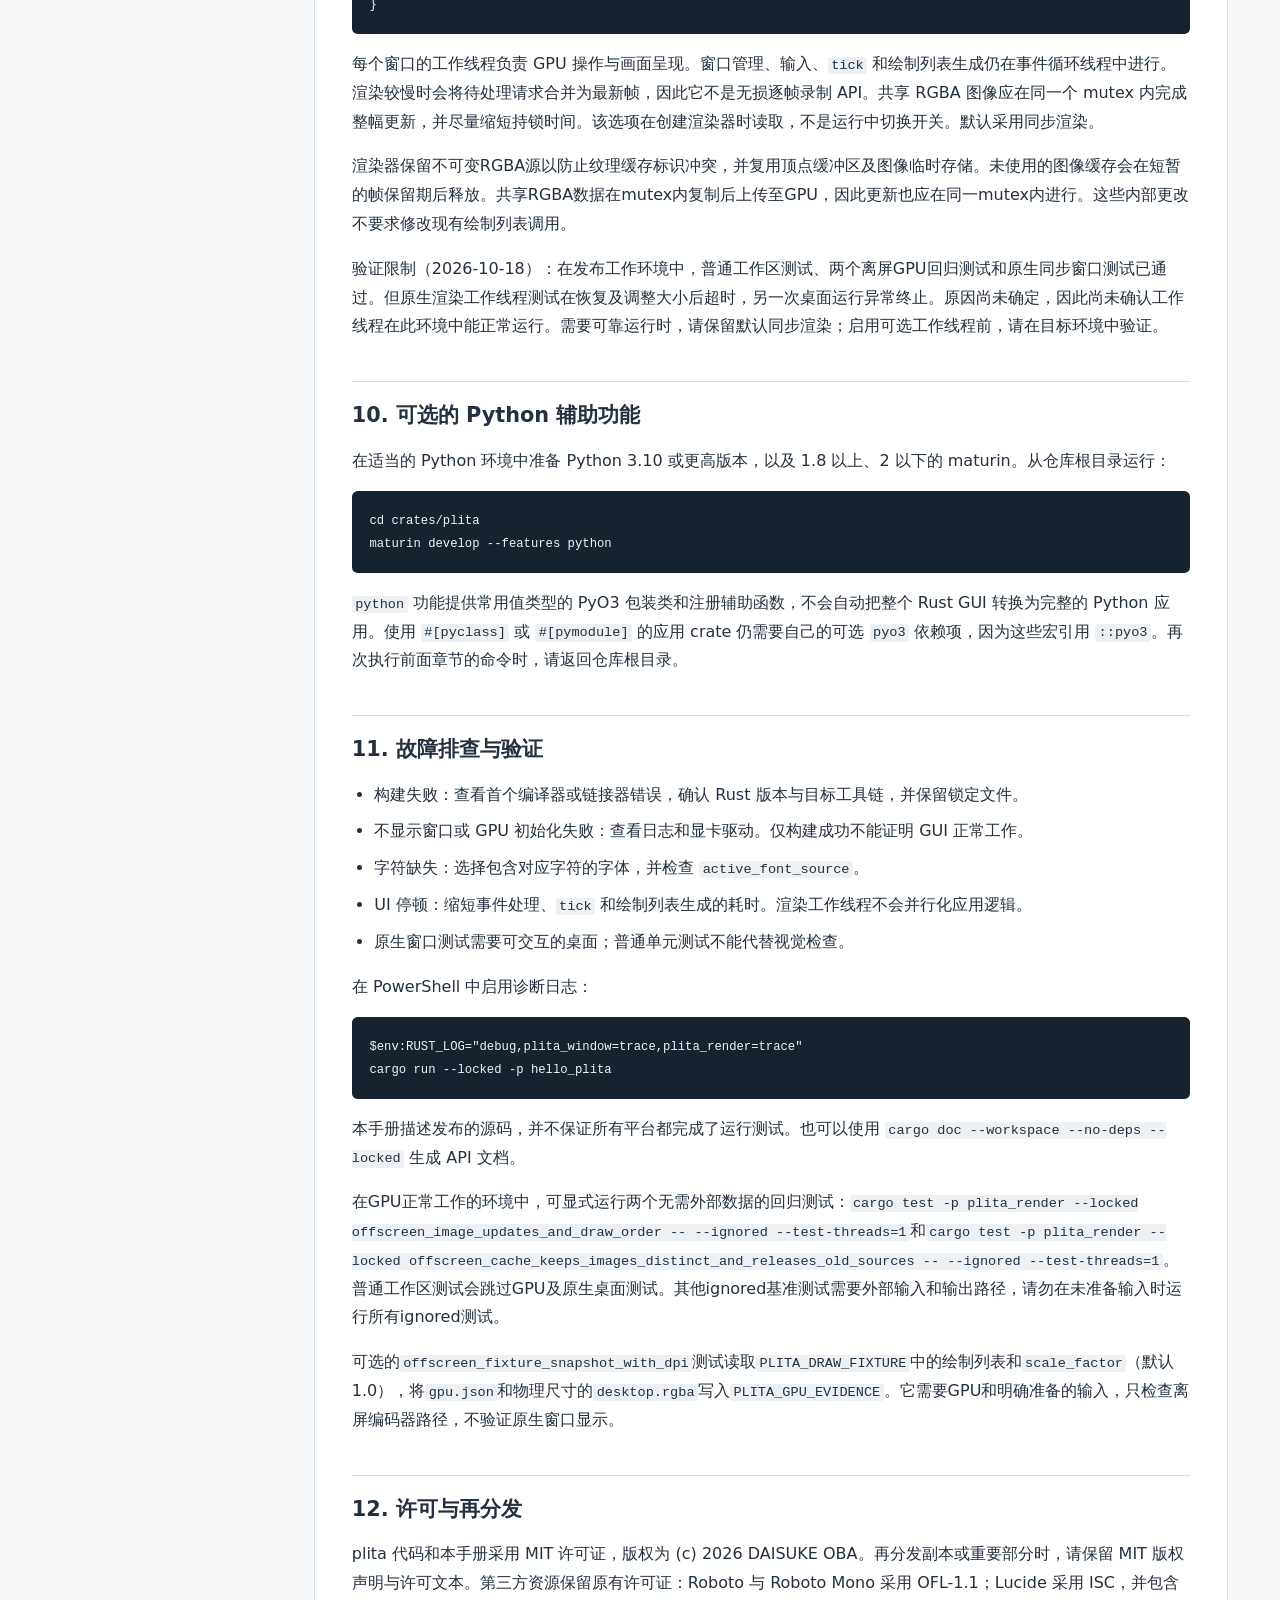
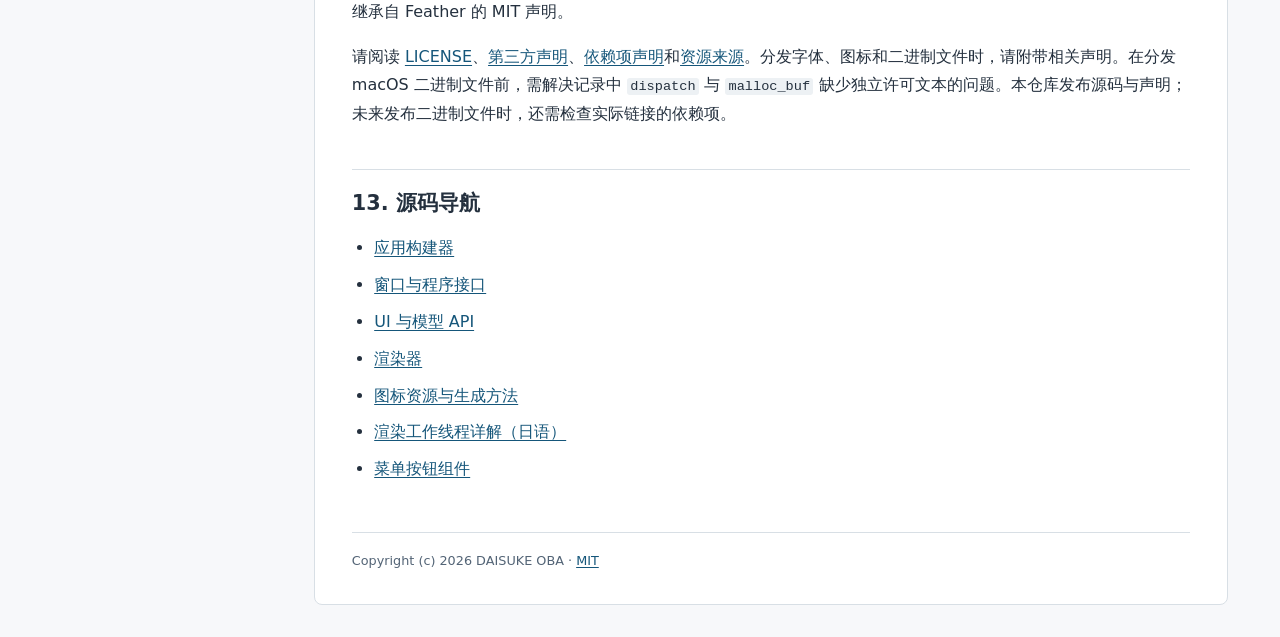
<file: docs/manual/zh-CN.html>
<!doctype html>
<html lang="zh-CN">
<head>
<meta charset="utf-8">
<meta name="viewport" content="width=device-width, initial-scale=1">
<meta name="color-scheme" content="light">
<title>plita — 使用与开发手册</title>
<link rel="stylesheet" href="manual.css">
</head>
<body>
<a class="skip" href="#main">跳转到正文</a>
<header><a class="brand" href="index.html">plita</a><span>2026-10-25 · 0.0.1</span></header>
<nav class="languages" aria-label="Language"><a href="en.html" lang="en" hreflang="en">English</a> <a href="ja.html" lang="ja" hreflang="ja">日本語</a> <a href="ko.html" lang="ko" hreflang="ko">한국어</a> <a href="zh-CN.html" lang="zh-CN" hreflang="zh-CN" aria-current="page">简体中文</a> <a href="zh-TW.html" lang="zh-TW" hreflang="zh-TW">繁體中文</a> <a href="fr.html" lang="fr" hreflang="fr">Français</a> <a href="es.html" lang="es" hreflang="es">Español</a> <a href="de.html" lang="de" hreflang="de">Deutsch</a></nav>
<div class="layout"><aside><nav aria-label="目录"><h2>目录</h2><a href="#section-1">1. 包含的内容</a><a href="#section-2">2. 环境要求与构建</a><a href="#section-3">3. 运行示例</a><a href="#section-4">4. 启动应用</a><a href="#section-5">5. 输入与辅助窗口</a><a href="#section-6">6. 停靠、画布与持久化</a><a href="#section-7">7. 下拉菜单按钮</a><a href="#section-8">8. 字体与图标</a><a href="#section-9">9. 可选的渲染工作线程</a><a href="#section-10">10. 可选的 Python 辅助功能</a><a href="#section-11">11. 故障排查与验证</a><a href="#section-12">12. 许可与再分发</a><a href="#section-13">13. 源码导航</a></nav><p><a href="zh-CN.md">Markdown</a></p></aside><main id="main"><h1>plita — 使用与开发手册</h1>
<p>DAISUKE OBA · 源码版 2026-10-25 · Cargo 包版本 0.0.1</p>
<h2 id="section-1">1. 包含的内容</h2>
<p>plita 是面向桌面创作应用的 Rust GUI 基础库。本仓库包含 5 个框架 crate 和 3 个可运行示例，提供原生窗口、输入路由、GPU 绘制、控件、停靠和画布模型。不包含各个模拟器专用的 GUI、ROM 或预编译可执行文件。</p>
<ul>
<li><code>plita</code>：公开 API、<code>prelude</code> 重新导出及可选的 Python 辅助功能。</li>
<li><code>plita_app</code>：<code>App</code> 构建器与启动配置。</li>
<li><code>plita_window</code>：原生事件循环与 <code>PlitaProgram</code> 接口。</li>
<li><code>plita_render</code>：GPU 资源与渲染。</li>
<li><code>plita_ui</code>：几何类型、绘制列表、控件、停靠、画布及历史记录模型。</li>
</ul>
<h2 id="section-2">2. 环境要求与构建</h2>
<p>请安装 Git、Rust 1.92 或更高版本，以及目标平台所需的链接器和开发工具。Windows MSVC 目标需要 Visual Studio Build Tools 的 C++ 开发组件和 Windows SDK。显示窗口还需要兼容的 GPU 与驱动程序。首次构建会下载 Cargo 依赖项；请保留 <code>Cargo.lock</code>，以便复现构建。</p>
<pre><code class="language-powershell">git clone https://github.com/bartaro/plita.git
cd plita
cargo check --workspace --locked
cargo test --workspace --locked
</code></pre>
<p>工作区明确启用了 wgpu 的 DX12、GLES 和 Vulkan 后端。清单中未启用 Metal。请勿假定所有操作系统和 GPU 配置都已验证；目标平台的依赖项与显示库可能需要额外配置。以上命令是验证步骤，并不表示所有平台均已通过测试。</p>
<h2 id="section-3">3. 运行示例</h2>
<p>在仓库根目录下逐条运行。启动下一个示例前，请先关闭当前窗口。</p>
<pre><code class="language-powershell">cargo run --locked -p hello_plita
cargo run --locked -p docking_demo
cargo run --locked -p canvas_demo
</code></pre>
<p>目前三个示例都启动同一个 <code>CreativeShell</code>，区别在于窗口标题，以及 <code>canvas_demo</code> 的初始窗口大小。三个名称并不代表三个不同的完整应用。公共界面包含菜单栏、工具栏、网格与画板、检查器、时间轴和状态栏。可用这些示例了解公共 UI；将功能接入自己的应用时，请同时阅读源码。</p>
<p>当文本或内存输入框没有焦点时，可以尝试以下操作。</p>
<ul>
<li><code>1</code> / <code>V</code>：选择；<code>2</code> / <code>H</code>：平移；<code>3</code> / <code>R</code>：矩形；<code>4</code> / <code>T</code>：文本；<code>5</code> / <code>G</code>：网格。用平移工具拖动画布，用滚轮缩放，按 <code>F</code> 重置视图。</li>
<li>选择对象后可拖动本体或角部控制点。<code>Ctrl+D</code> 复制；<code>Delete</code> / <code>Backspace</code> 删除；方向键移动 1 个世界坐标单位，<code>Shift</code> + 方向键移动 10 个单位。<code>Ctrl+Z</code> 撤销；<code>Ctrl+Y</code> / <code>Ctrl+Shift+Z</code> 重做。</li>
<li><code>Ctrl+1</code> 至 <code>Ctrl+6</code> 依次选择属性、图层、内存、时间轴、日志和诊断面板。<code>Ctrl+Shift+1</code> 至 <code>Ctrl+Shift+6</code> 打开浮动面板，<code>Ctrl+0</code> 关闭它们。<code>M</code> 切换内存编辑器的显示状态。</li>
<li>本示例的 <code>Ctrl+S</code> 只在状态栏报告快照大小，不会写入文件；<code>Ctrl+O</code> 会重置演示文档。这些快捷键并不是完整的文件保存或打开对话框。</li>
</ul>
<h2 id="section-4">4. 启动应用</h2>
<p>下面是 <code>hello_plita</code> 的完整入口代码。</p>
<pre><code class="language-rust">use plita::prelude::*;

fn main() -&gt; Result&lt;()&gt; {
    App::new()
        .title(&quot;plita UI v1.0 - Creative Shell&quot;)
        .window_size(1280, 800)
        .clear_color(ClearColor::rgb(0.105, 0.111, 0.125))
        .continuous_redraw(false)
        .run()
}
</code></pre>
<p><code>App::new()</code> 创建 <code>AppBuilder</code>，<code>run()</code> 启动内置界面。要使用自己的应用状态，请向 <code>run_program</code> 传入工厂函数，它接收初始 <code>Size</code> 并返回一个 <code>PlitaProgram</code> 实现。实现 <code>resize</code>、<code>handle_event</code> 和 <code>draw_list</code>；需要周期更新时使用 <code>tick</code>。通过 <code>UiResponse</code> 返回所需的 UI 响应，而不是在 OS 事件回调中直接绘制。</p>
<p><code>continuous_redraw(false)</code> 根据更新和重绘请求进行绘制。仅在应用需要时开启连续重绘。<code>draw_list</code> 描述绘制命令，GPU 提交由渲染器负责。</p>
<h2 id="section-5">5. 输入与辅助窗口</h2>
<p>UI 命中测试和布局使用 plita 的逻辑坐标；窗口层负责 DPI 换算。事件包括指针、键盘、IME 和文件拖放。收到文件路径后，打开、解析和保存文件仍由应用实现。</p>
<p><code>PointerDoubleClick</code> 在第二次 <code>PointerUp</code> 之后发出。同一按钮完成两次点击，间隔不超过 500 ms，位置距离不超过 6 个逻辑像素，才会被识别。拖动操作不计入双击。每个原生窗口独立进行判断。</p>
<p>自定义应用可通过 <code>AuxiliaryWindowDescriptor</code> 定义辅助窗口，并实现该窗口的大小调整、事件和绘制列表回调。内置界面的独立内存编辑器操作的是界面持有的演示缓冲区，不会自动连接模拟器或其他进程。</p>
<p><code>PlitaProgram::minimum_window_size()</code>和<code>auxiliary_window_minimum_size(id)</code>以逻辑坐标指定客户区的最小尺寸；默认值<code>None</code>不限制缩放。<code>auxiliary_window_activation_request(id)</code>返回可选的请求令牌。每次主动请求恢复窗口或获取焦点时，请更改令牌；相同令牌不会反复激活窗口。辅助窗口创建失败后，可撤回窗口定义或更改令牌以重试，主窗口会继续运行。</p>
<p><code>auxiliary_draw_revision(id)</code>可选择保留辅助窗口的绘制列表。返回<code>Some(revision)</code>时，每次可见内容变化（包括悬停和按下状态）都应更新版本，并通过<code>UiResponse</code>请求重绘。窗口大小或DPI变化会使保留的列表失效。动画或共享图像窗口应返回默认值<code>None</code>。窗口最小化时跳过渲染，尺寸为零的大小变化事件会被忽略。</p>
<p><code>PlitaProgram::ime_allowed()</code>默认为<code>true</code>。需要物理按键输入、不希望宿主IME截获按键的应用可以返回<code>false</code>。此策略在主窗口和辅助窗口创建时读取，不是运行时开关，也不会改变独立的原生文件对话框的输入上下文。文字输入应用应保留默认值。</p>
<p><code>scale_factor_changed(scale_factor)</code>通知主窗口每个逻辑单位对应的物理像素数。首次绘制前，以及刷新或改变DPI时的<code>resize</code>之前都会调用。对齐像素内容时可保存该值，布局和命中测试仍使用逻辑坐标。此回调不报告辅助窗口独立的DPI。</p>
<h2 id="section-6">6. 停靠、画布与持久化</h2>
<p><code>DockLayoutState</code> 和停靠几何类型描述面板布局。<code>DockLayoutProfile</code> 表示带版本的布局配置。内置界面支持配置文本，<code>AppBuilder::startup_layout_profile</code> 可在启动内置界面时恢复它。应用必须自行决定何时、在何处保存文本。内存中的布局槽位不能代替持久化文件保存。</p>
<p><code>CanvasDocument</code> 与 <code>LayerNode</code> 提供文档和图层模型。选择、框选、吸附辅助功能与 <code>CommandHistory</code> 可用于实现编辑操作。<code>CommandRegistry</code> 和 <code>CommandDescriptor</code> 描述命令与快捷键信息。这些 API 不提供完整的应用文件格式或自动项目保存系统；请将模型连接到自己的命令与序列化代码。</p>
<p><code>memory_viewer_address_at_point(rect, base_address, byte_count, position)</code>将<code>draw_memory_viewer</code>中可见的十六进制字节位置转换为<code>Option&lt;u16&gt;</code>地址。请传入与绘制时相同的矩形和起始地址、实际字节数以及逻辑指针坐标。地址标签、ASCII区域、间隙、不存在的字节和隐藏行返回<code>None</code>。选择及写入由应用处理，此函数不会修改内存。</p>
<h2 id="section-7">7. 下拉菜单按钮</h2>
<p><code>draw_menu_button</code>统一绘制按钮表面、标签和右侧的几何箭头。箭头不依赖字体；传入标签时不要附加<code>v</code>或箭头字符。<code>expanded = false</code>时箭头向下；应用的弹出菜单打开时设为<code>true</code>，箭头向上。</p>
<pre><code class="language-rust">use plita::prelude::*;

let mut list = DrawList::new(Color::rgb8(30, 30, 30));
let rect = Rect::new(12.0, 12.0, 100.0, 32.0);
let expanded = false;
draw_menu_button(
    &amp;mut list,
    rect,
    &quot;File&quot;,
    expanded,
    ButtonVisualState::Normal,
    MenuButtonStyle::new(PanelStyle::dark(), Color::rgb8(240, 240, 240), 1.22),
);
</code></pre>
<p>此片段在<code>draw_list</code>实现中生成绘制命令，本身不会打开窗口。用<code>ButtonInteractionState</code>记录悬停和按下状态，在同一按钮上完成按下与释放后切换弹出菜单状态，并传给<code>expanded</code>。文字与箭头共用原按钮矩形作为命中区域。弹出菜单项的绘制、选择和关闭由应用处理。</p>
<p><code>MenuButtonStyle</code>提供当前状态的表面、前景色和文字缩放。<code>ButtonVisualState::Pressed</code>会一起偏移表面和内容。<code>MenuButtonLayout::new</code>提供标签区和箭头区；长标签会被裁剪，不会遮住箭头。自动宽度可用<code>measure_text_width(label, scale)</code>加上<code>MENU_BUTTON_CHROME_WIDTH</code>（42逻辑像素）。悬停、按下和激活颜色由主题提供，菜单展开状态与视觉状态分别管理。</p>
<h2 id="section-8">8. 字体与图标</h2>
<p><code>assets/fonts</code> 中附带 Roboto 和 Roboto Mono。plita 通过 <code>fontdue</code> 栅格化文字，并保留小型位图备用字体，也会查找已安装的系统字体。可用 <code>PLITA_UI_FONT</code>、<code>PLITA_UI_FONT_FALLBACK</code>、<code>PLITA_MEMORY_FONT</code> 指定字体文件，请在启动应用前设置。字体必须包含要显示的字符。附带的拉丁文字体不足以覆盖全部中日韩文字。</p>
<p><code>active_font_family</code>、<code>active_font_source</code>、<code>active_text_backend</code> 和 <code>active_memory_font_family</code> 可用于诊断字体选择。移动可执行文件时，请确保资源目录仍然可访问，或配置合适的字体路径。加载器出现系统字体路径，并不表示分发包包含该字体文件。</p>
<p>仓库附带 52 个 Lucide SVG 图标。<code>lucide_icon_names()</code> 列出支持的名称，<code>draw_lucide_icon</code> 用于绘制。使用 <code>crates/plita_ui/assets/build_icons.py</code> 重新生成 Rust 路径数据时，请保留 SVG 和许可声明。</p>
<h2 id="section-9">9. 可选的渲染工作线程</h2>
<p>向 <code>PlitaProgram</code> 实现添加以下方法即可启用。</p>
<pre><code class="language-rust">fn render_on_worker_thread(&amp;self) -&gt; bool {
    true
}
</code></pre>
<p>每个窗口的工作线程负责 GPU 操作与画面呈现。窗口管理、输入、<code>tick</code> 和绘制列表生成仍在事件循环线程中进行。渲染较慢时会将待处理请求合并为最新帧，因此它不是无损逐帧录制 API。共享 RGBA 图像应在同一个 mutex 内完成整幅更新，并尽量缩短持锁时间。该选项在创建渲染器时读取，不是运行中切换开关。默认采用同步渲染。</p>
<p>渲染器保留不可变RGBA源以防止纹理缓存标识冲突，并复用顶点缓冲区及图像临时存储。未使用的图像缓存会在短暂的帧保留期后释放。共享RGBA数据在mutex内复制后上传至GPU，因此更新也应在同一mutex内进行。这些内部更改不要求修改现有绘制列表调用。</p>
<p>验证限制（2026-10-18）：在发布工作环境中，普通工作区测试、两个离屏GPU回归测试和原生同步窗口测试已通过。但原生渲染工作线程测试在恢复及调整大小后超时，另一次桌面运行异常终止。原因尚未确定，因此尚未确认工作线程在此环境中能正常运行。需要可靠运行时，请保留默认同步渲染；启用可选工作线程前，请在目标环境中验证。</p>
<h2 id="section-10">10. 可选的 Python 辅助功能</h2>
<p>在适当的 Python 环境中准备 Python 3.10 或更高版本，以及 1.8 以上、2 以下的 maturin。从仓库根目录运行：</p>
<pre><code class="language-powershell">cd crates/plita
maturin develop --features python
</code></pre>
<p><code>python</code> 功能提供常用值类型的 PyO3 包装类和注册辅助函数，不会自动把整个 Rust GUI 转换为完整的 Python 应用。使用 <code>#[pyclass]</code> 或 <code>#[pymodule]</code> 的应用 crate 仍需要自己的可选 <code>pyo3</code> 依赖项，因为这些宏引用 <code>::pyo3</code>。再次执行前面章节的命令时，请返回仓库根目录。</p>
<h2 id="section-11">11. 故障排查与验证</h2>
<ul>
<li>构建失败：查看首个编译器或链接器错误，确认 Rust 版本与目标工具链，并保留锁定文件。</li>
<li>不显示窗口或 GPU 初始化失败：查看日志和显卡驱动。仅构建成功不能证明 GUI 正常工作。</li>
<li>字符缺失：选择包含对应字符的字体，并检查 <code>active_font_source</code>。</li>
<li>UI 停顿：缩短事件处理、<code>tick</code> 和绘制列表生成的耗时。渲染工作线程不会并行化应用逻辑。</li>
<li>原生窗口测试需要可交互的桌面；普通单元测试不能代替视觉检查。</li>
</ul>
<p>在 PowerShell 中启用诊断日志：</p>
<pre><code class="language-powershell">$env:RUST_LOG=&quot;debug,plita_window=trace,plita_render=trace&quot;
cargo run --locked -p hello_plita
</code></pre>
<p>本手册描述发布的源码，并不保证所有平台都完成了运行测试。也可以使用 <code>cargo doc --workspace --no-deps --locked</code> 生成 API 文档。</p>
<p>在GPU正常工作的环境中，可显式运行两个无需外部数据的回归测试：<code>cargo test -p plita_render --locked offscreen_image_updates_and_draw_order -- --ignored --test-threads=1</code>和<code>cargo test -p plita_render --locked offscreen_cache_keeps_images_distinct_and_releases_old_sources -- --ignored --test-threads=1</code>。普通工作区测试会跳过GPU及原生桌面测试。其他ignored基准测试需要外部输入和输出路径，请勿在未准备输入时运行所有ignored测试。</p>
<p>可选的<code>offscreen_fixture_snapshot_with_dpi</code>测试读取<code>PLITA_DRAW_FIXTURE</code>中的绘制列表和<code>scale_factor</code>（默认1.0），将<code>gpu.json</code>和物理尺寸的<code>desktop.rgba</code>写入<code>PLITA_GPU_EVIDENCE</code>。它需要GPU和明确准备的输入，只检查离屏编码器路径，不验证原生窗口显示。</p>
<h2 id="section-12">12. 许可与再分发</h2>
<p>plita 代码和本手册采用 MIT 许可证，版权为 (c) 2026 DAISUKE OBA。再分发副本或重要部分时，请保留 MIT 版权声明与许可文本。第三方资源保留原有许可证：Roboto 与 Roboto Mono 采用 OFL-1.1；Lucide 采用 ISC，并包含继承自 Feather 的 MIT 声明。</p>
<p>请阅读 <a href="../../LICENSE">LICENSE</a>、<a href="../../THIRD_PARTY_NOTICES.md">第三方声明</a>、<a href="../../licenses/DEPENDENCIES.md">依赖项声明</a>和<a href="../../licenses/ASSET_PROVENANCE.json">资源来源</a>。分发字体、图标和二进制文件时，请附带相关声明。在分发 macOS 二进制文件前，需解决记录中 <code>dispatch</code> 与 <code>malloc_buf</code> 缺少独立许可文本的问题。本仓库发布源码与声明；未来发布二进制文件时，还需检查实际链接的依赖项。</p>
<h2 id="section-13">13. 源码导航</h2>
<ul>
<li><a href="../../crates/plita_app/src/lib.rs">应用构建器</a></li>
<li><a href="../../crates/plita_window/src/lib.rs">窗口与程序接口</a></li>
<li><a href="../../crates/plita_ui/src/lib.rs">UI 与模型 API</a></li>
<li><a href="../../crates/plita_render/src/lib.rs">渲染器</a></li>
<li><a href="../../crates/plita_ui/assets/README.md">图标资源与生成方法</a></li>
<li><a href="../render_worker_ja.md">渲染工作线程详解（日语）</a></li>
<li><a href="../../crates/plita_ui/src/menu_button.rs">菜单按钮组件</a></li>
</ul>
<footer>Copyright (c) 2026 DAISUKE OBA · <a href="../../LICENSE">MIT</a></footer>
</main></div>
</body>
</html>
</file>
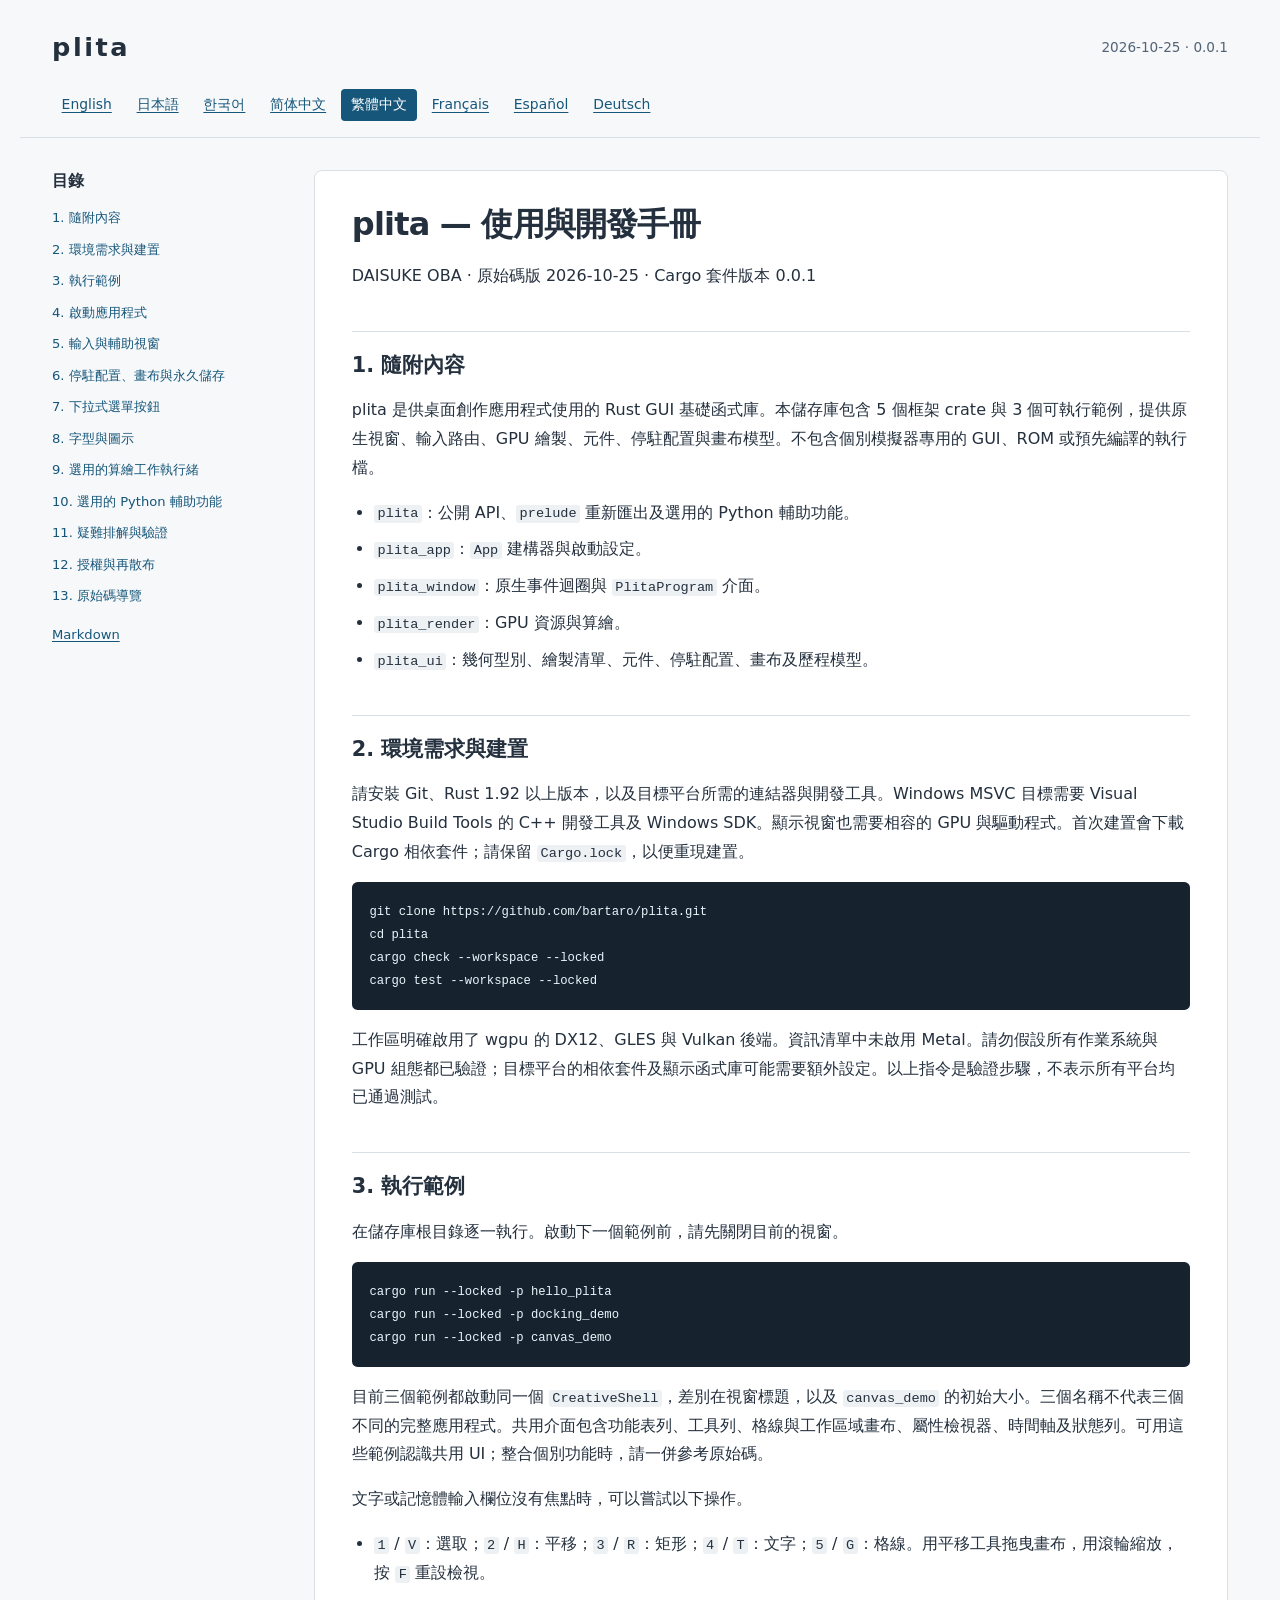
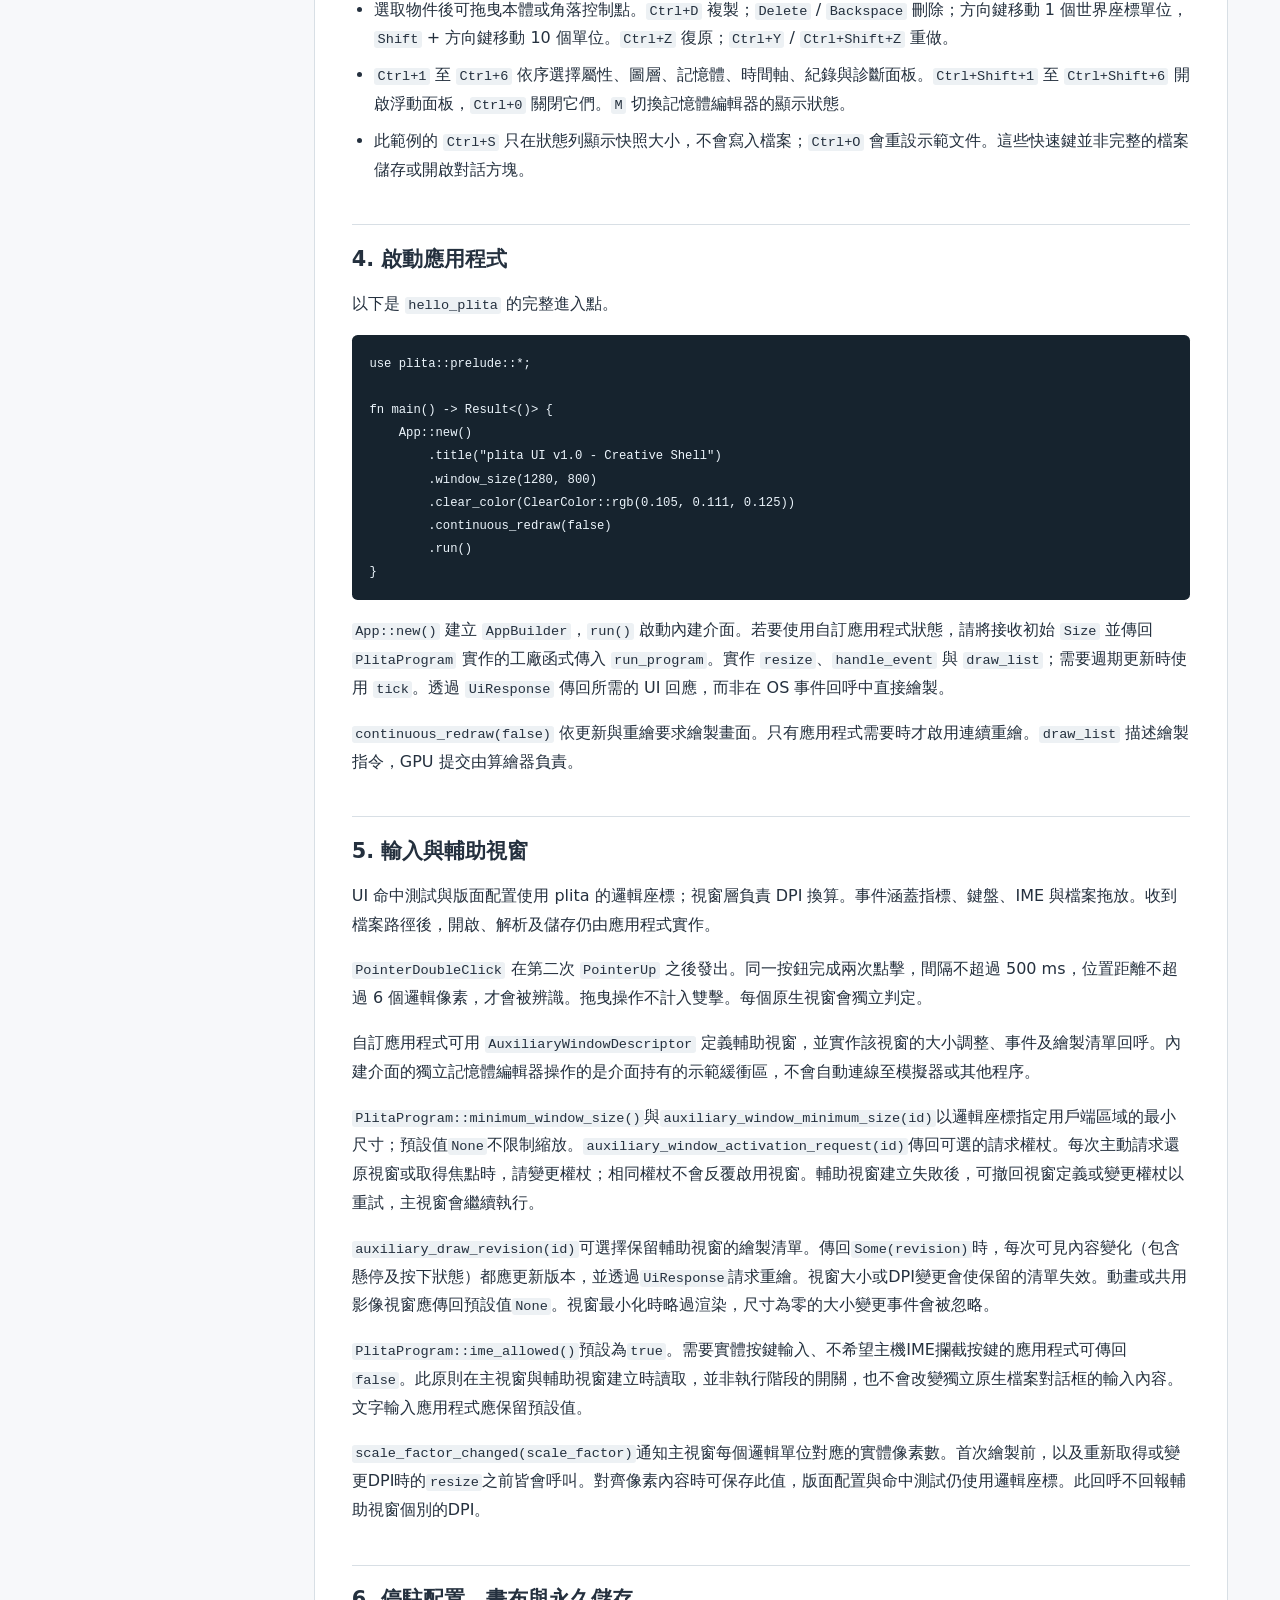
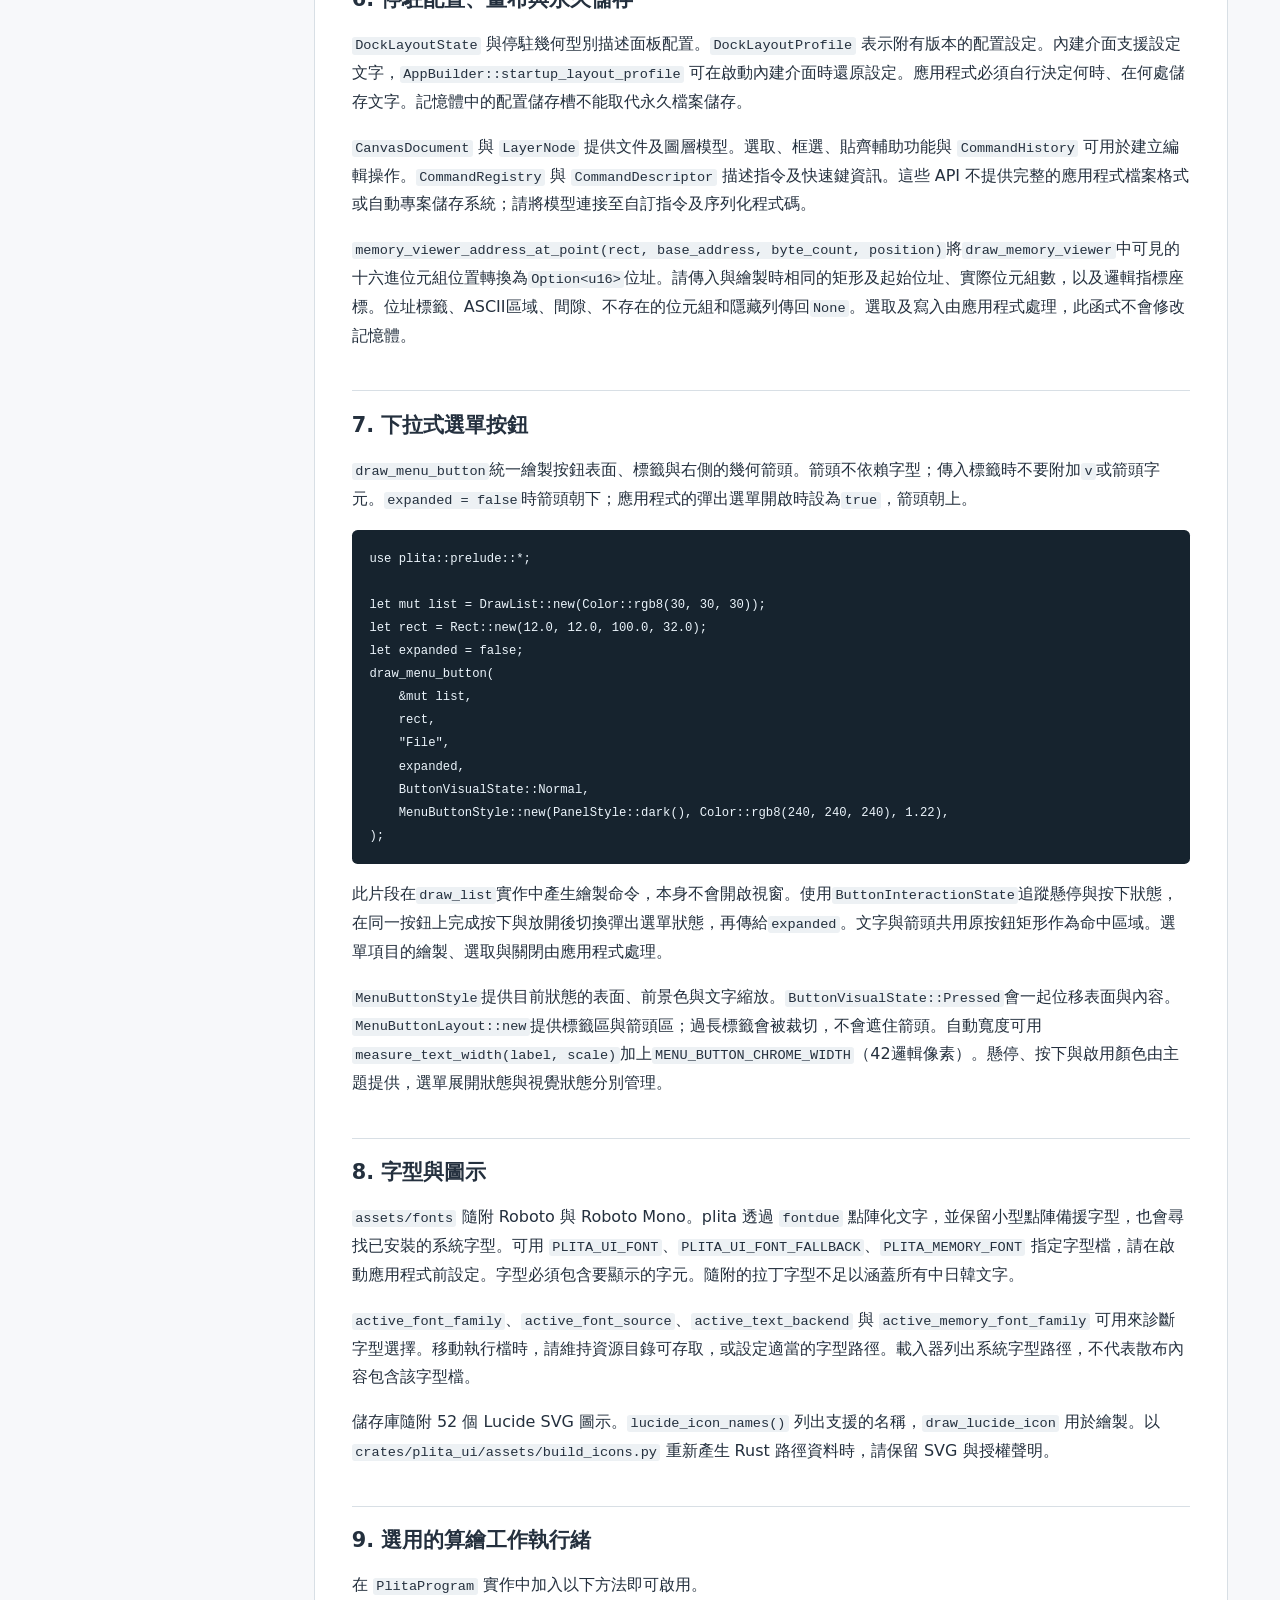
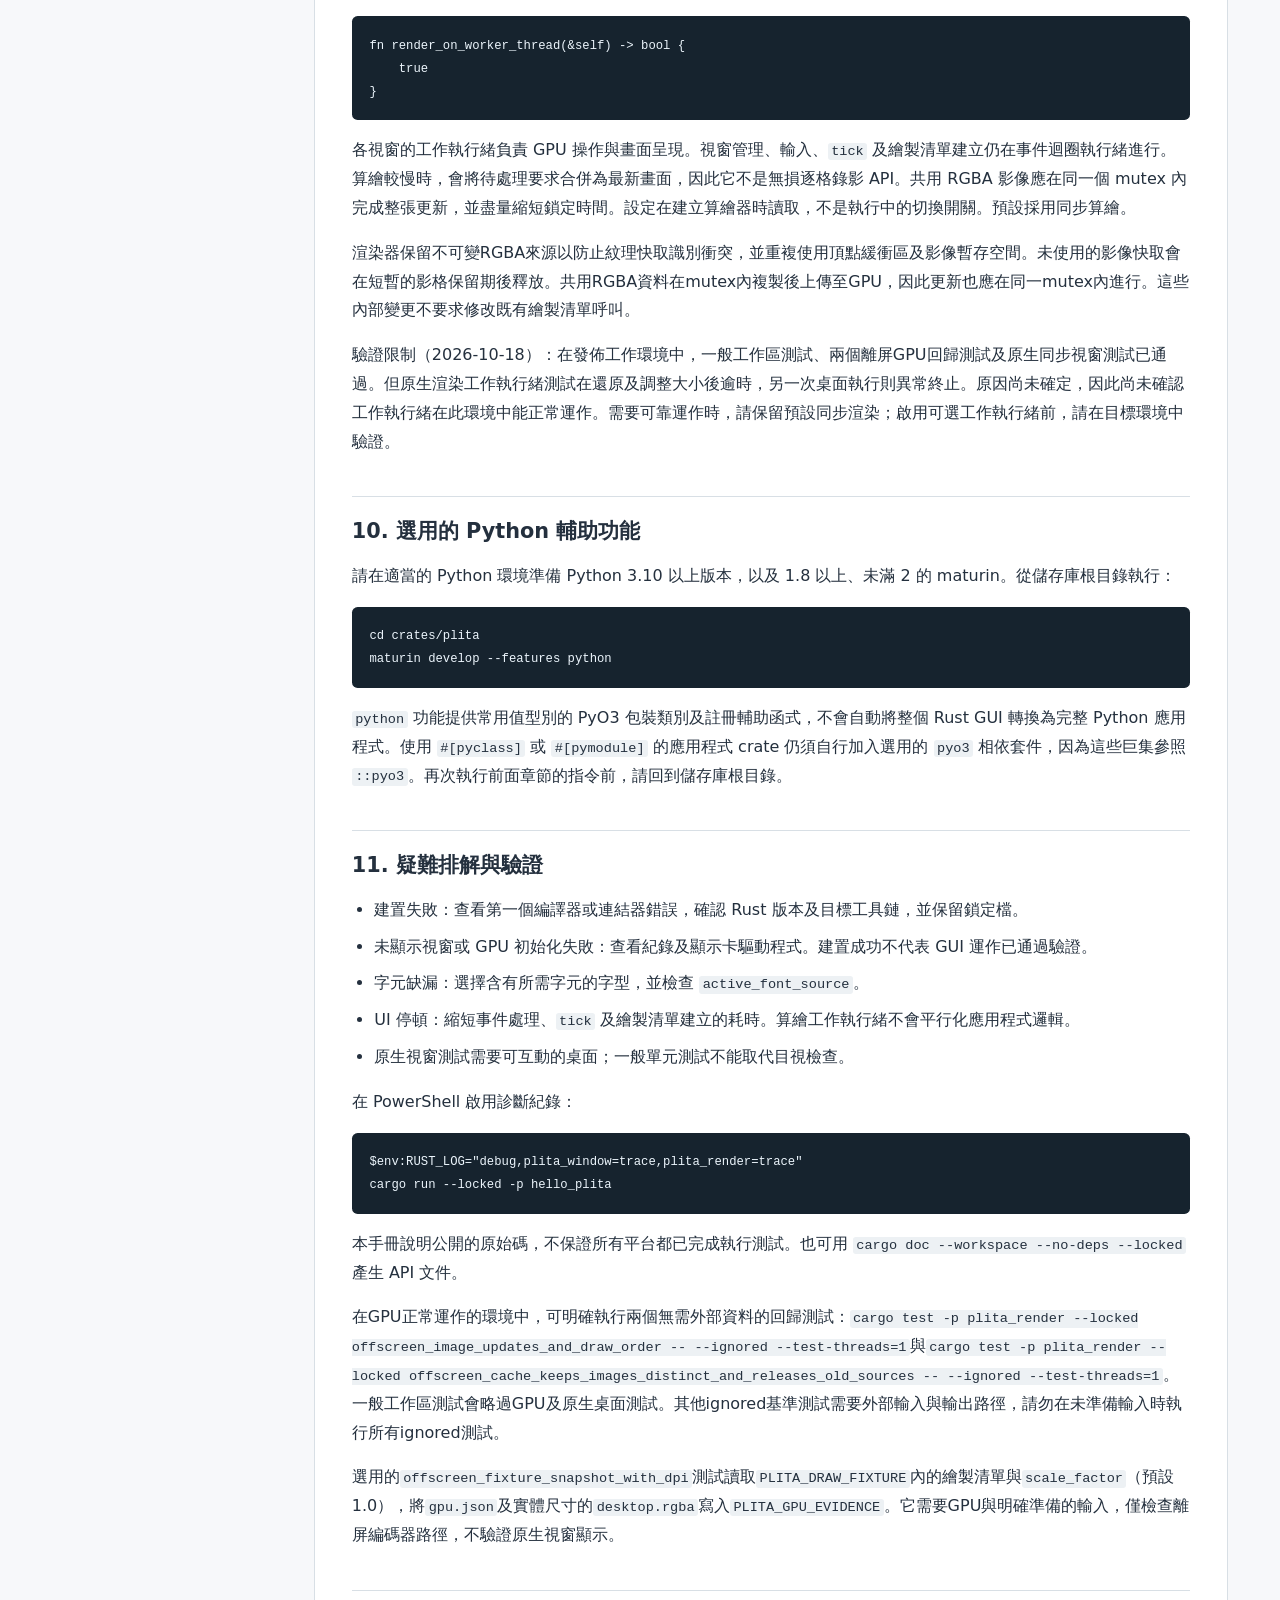
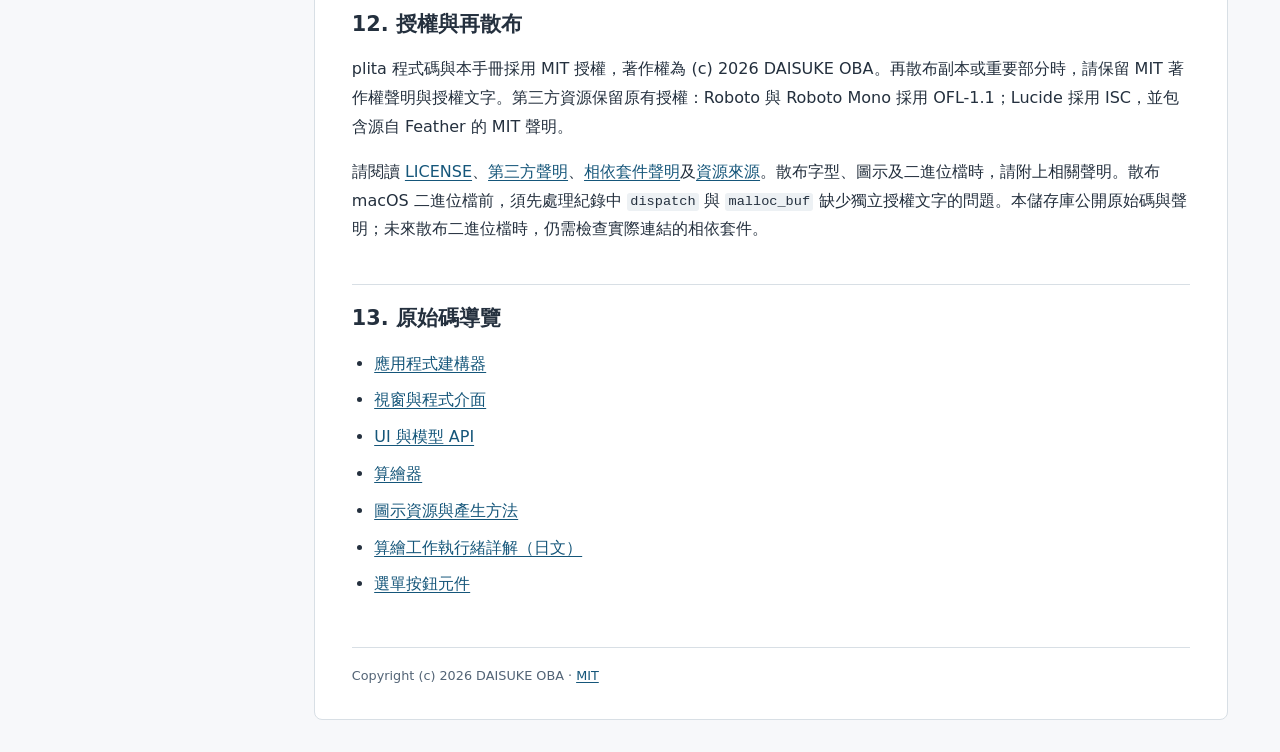
<file: docs/manual/zh-TW.html>
<!doctype html>
<html lang="zh-TW">
<head>
<meta charset="utf-8">
<meta name="viewport" content="width=device-width, initial-scale=1">
<meta name="color-scheme" content="light">
<title>plita — 使用與開發手冊</title>
<link rel="stylesheet" href="manual.css">
</head>
<body>
<a class="skip" href="#main">跳至正文</a>
<header><a class="brand" href="index.html">plita</a><span>2026-10-25 · 0.0.1</span></header>
<nav class="languages" aria-label="Language"><a href="en.html" lang="en" hreflang="en">English</a> <a href="ja.html" lang="ja" hreflang="ja">日本語</a> <a href="ko.html" lang="ko" hreflang="ko">한국어</a> <a href="zh-CN.html" lang="zh-CN" hreflang="zh-CN">简体中文</a> <a href="zh-TW.html" lang="zh-TW" hreflang="zh-TW" aria-current="page">繁體中文</a> <a href="fr.html" lang="fr" hreflang="fr">Français</a> <a href="es.html" lang="es" hreflang="es">Español</a> <a href="de.html" lang="de" hreflang="de">Deutsch</a></nav>
<div class="layout"><aside><nav aria-label="目錄"><h2>目錄</h2><a href="#section-1">1. 隨附內容</a><a href="#section-2">2. 環境需求與建置</a><a href="#section-3">3. 執行範例</a><a href="#section-4">4. 啟動應用程式</a><a href="#section-5">5. 輸入與輔助視窗</a><a href="#section-6">6. 停駐配置、畫布與永久儲存</a><a href="#section-7">7. 下拉式選單按鈕</a><a href="#section-8">8. 字型與圖示</a><a href="#section-9">9. 選用的算繪工作執行緒</a><a href="#section-10">10. 選用的 Python 輔助功能</a><a href="#section-11">11. 疑難排解與驗證</a><a href="#section-12">12. 授權與再散布</a><a href="#section-13">13. 原始碼導覽</a></nav><p><a href="zh-TW.md">Markdown</a></p></aside><main id="main"><h1>plita — 使用與開發手冊</h1>
<p>DAISUKE OBA · 原始碼版 2026-10-25 · Cargo 套件版本 0.0.1</p>
<h2 id="section-1">1. 隨附內容</h2>
<p>plita 是供桌面創作應用程式使用的 Rust GUI 基礎函式庫。本儲存庫包含 5 個框架 crate 與 3 個可執行範例，提供原生視窗、輸入路由、GPU 繪製、元件、停駐配置與畫布模型。不包含個別模擬器專用的 GUI、ROM 或預先編譯的執行檔。</p>
<ul>
<li><code>plita</code>：公開 API、<code>prelude</code> 重新匯出及選用的 Python 輔助功能。</li>
<li><code>plita_app</code>：<code>App</code> 建構器與啟動設定。</li>
<li><code>plita_window</code>：原生事件迴圈與 <code>PlitaProgram</code> 介面。</li>
<li><code>plita_render</code>：GPU 資源與算繪。</li>
<li><code>plita_ui</code>：幾何型別、繪製清單、元件、停駐配置、畫布及歷程模型。</li>
</ul>
<h2 id="section-2">2. 環境需求與建置</h2>
<p>請安裝 Git、Rust 1.92 以上版本，以及目標平台所需的連結器與開發工具。Windows MSVC 目標需要 Visual Studio Build Tools 的 C++ 開發工具及 Windows SDK。顯示視窗也需要相容的 GPU 與驅動程式。首次建置會下載 Cargo 相依套件；請保留 <code>Cargo.lock</code>，以便重現建置。</p>
<pre><code class="language-powershell">git clone https://github.com/bartaro/plita.git
cd plita
cargo check --workspace --locked
cargo test --workspace --locked
</code></pre>
<p>工作區明確啟用了 wgpu 的 DX12、GLES 與 Vulkan 後端。資訊清單中未啟用 Metal。請勿假設所有作業系統與 GPU 組態都已驗證；目標平台的相依套件及顯示函式庫可能需要額外設定。以上指令是驗證步驟，不表示所有平台均已通過測試。</p>
<h2 id="section-3">3. 執行範例</h2>
<p>在儲存庫根目錄逐一執行。啟動下一個範例前，請先關閉目前的視窗。</p>
<pre><code class="language-powershell">cargo run --locked -p hello_plita
cargo run --locked -p docking_demo
cargo run --locked -p canvas_demo
</code></pre>
<p>目前三個範例都啟動同一個 <code>CreativeShell</code>，差別在視窗標題，以及 <code>canvas_demo</code> 的初始大小。三個名稱不代表三個不同的完整應用程式。共用介面包含功能表列、工具列、格線與工作區域畫布、屬性檢視器、時間軸及狀態列。可用這些範例認識共用 UI；整合個別功能時，請一併參考原始碼。</p>
<p>文字或記憶體輸入欄位沒有焦點時，可以嘗試以下操作。</p>
<ul>
<li><code>1</code> / <code>V</code>：選取；<code>2</code> / <code>H</code>：平移；<code>3</code> / <code>R</code>：矩形；<code>4</code> / <code>T</code>：文字；<code>5</code> / <code>G</code>：格線。用平移工具拖曳畫布，用滾輪縮放，按 <code>F</code> 重設檢視。</li>
<li>選取物件後可拖曳本體或角落控制點。<code>Ctrl+D</code> 複製；<code>Delete</code> / <code>Backspace</code> 刪除；方向鍵移動 1 個世界座標單位，<code>Shift</code> + 方向鍵移動 10 個單位。<code>Ctrl+Z</code> 復原；<code>Ctrl+Y</code> / <code>Ctrl+Shift+Z</code> 重做。</li>
<li><code>Ctrl+1</code> 至 <code>Ctrl+6</code> 依序選擇屬性、圖層、記憶體、時間軸、紀錄與診斷面板。<code>Ctrl+Shift+1</code> 至 <code>Ctrl+Shift+6</code> 開啟浮動面板，<code>Ctrl+0</code> 關閉它們。<code>M</code> 切換記憶體編輯器的顯示狀態。</li>
<li>此範例的 <code>Ctrl+S</code> 只在狀態列顯示快照大小，不會寫入檔案；<code>Ctrl+O</code> 會重設示範文件。這些快速鍵並非完整的檔案儲存或開啟對話方塊。</li>
</ul>
<h2 id="section-4">4. 啟動應用程式</h2>
<p>以下是 <code>hello_plita</code> 的完整進入點。</p>
<pre><code class="language-rust">use plita::prelude::*;

fn main() -&gt; Result&lt;()&gt; {
    App::new()
        .title(&quot;plita UI v1.0 - Creative Shell&quot;)
        .window_size(1280, 800)
        .clear_color(ClearColor::rgb(0.105, 0.111, 0.125))
        .continuous_redraw(false)
        .run()
}
</code></pre>
<p><code>App::new()</code> 建立 <code>AppBuilder</code>，<code>run()</code> 啟動內建介面。若要使用自訂應用程式狀態，請將接收初始 <code>Size</code> 並傳回 <code>PlitaProgram</code> 實作的工廠函式傳入 <code>run_program</code>。實作 <code>resize</code>、<code>handle_event</code> 與 <code>draw_list</code>；需要週期更新時使用 <code>tick</code>。透過 <code>UiResponse</code> 傳回所需的 UI 回應，而非在 OS 事件回呼中直接繪製。</p>
<p><code>continuous_redraw(false)</code> 依更新與重繪要求繪製畫面。只有應用程式需要時才啟用連續重繪。<code>draw_list</code> 描述繪製指令，GPU 提交由算繪器負責。</p>
<h2 id="section-5">5. 輸入與輔助視窗</h2>
<p>UI 命中測試與版面配置使用 plita 的邏輯座標；視窗層負責 DPI 換算。事件涵蓋指標、鍵盤、IME 與檔案拖放。收到檔案路徑後，開啟、解析及儲存仍由應用程式實作。</p>
<p><code>PointerDoubleClick</code> 在第二次 <code>PointerUp</code> 之後發出。同一按鈕完成兩次點擊，間隔不超過 500 ms，位置距離不超過 6 個邏輯像素，才會被辨識。拖曳操作不計入雙擊。每個原生視窗會獨立判定。</p>
<p>自訂應用程式可用 <code>AuxiliaryWindowDescriptor</code> 定義輔助視窗，並實作該視窗的大小調整、事件及繪製清單回呼。內建介面的獨立記憶體編輯器操作的是介面持有的示範緩衝區，不會自動連線至模擬器或其他程序。</p>
<p><code>PlitaProgram::minimum_window_size()</code>與<code>auxiliary_window_minimum_size(id)</code>以邏輯座標指定用戶端區域的最小尺寸；預設值<code>None</code>不限制縮放。<code>auxiliary_window_activation_request(id)</code>傳回可選的請求權杖。每次主動請求還原視窗或取得焦點時，請變更權杖；相同權杖不會反覆啟用視窗。輔助視窗建立失敗後，可撤回視窗定義或變更權杖以重試，主視窗會繼續執行。</p>
<p><code>auxiliary_draw_revision(id)</code>可選擇保留輔助視窗的繪製清單。傳回<code>Some(revision)</code>時，每次可見內容變化（包含懸停及按下狀態）都應更新版本，並透過<code>UiResponse</code>請求重繪。視窗大小或DPI變更會使保留的清單失效。動畫或共用影像視窗應傳回預設值<code>None</code>。視窗最小化時略過渲染，尺寸為零的大小變更事件會被忽略。</p>
<p><code>PlitaProgram::ime_allowed()</code>預設為<code>true</code>。需要實體按鍵輸入、不希望主機IME攔截按鍵的應用程式可傳回<code>false</code>。此原則在主視窗與輔助視窗建立時讀取，並非執行階段的開關，也不會改變獨立原生檔案對話框的輸入內容。文字輸入應用程式應保留預設值。</p>
<p><code>scale_factor_changed(scale_factor)</code>通知主視窗每個邏輯單位對應的實體像素數。首次繪製前，以及重新取得或變更DPI時的<code>resize</code>之前皆會呼叫。對齊像素內容時可保存此值，版面配置與命中測試仍使用邏輯座標。此回呼不回報輔助視窗個別的DPI。</p>
<h2 id="section-6">6. 停駐配置、畫布與永久儲存</h2>
<p><code>DockLayoutState</code> 與停駐幾何型別描述面板配置。<code>DockLayoutProfile</code> 表示附有版本的配置設定。內建介面支援設定文字，<code>AppBuilder::startup_layout_profile</code> 可在啟動內建介面時還原設定。應用程式必須自行決定何時、在何處儲存文字。記憶體中的配置儲存槽不能取代永久檔案儲存。</p>
<p><code>CanvasDocument</code> 與 <code>LayerNode</code> 提供文件及圖層模型。選取、框選、貼齊輔助功能與 <code>CommandHistory</code> 可用於建立編輯操作。<code>CommandRegistry</code> 與 <code>CommandDescriptor</code> 描述指令及快速鍵資訊。這些 API 不提供完整的應用程式檔案格式或自動專案儲存系統；請將模型連接至自訂指令及序列化程式碼。</p>
<p><code>memory_viewer_address_at_point(rect, base_address, byte_count, position)</code>將<code>draw_memory_viewer</code>中可見的十六進位元組位置轉換為<code>Option&lt;u16&gt;</code>位址。請傳入與繪製時相同的矩形及起始位址、實際位元組數，以及邏輯指標座標。位址標籤、ASCII區域、間隙、不存在的位元組和隱藏列傳回<code>None</code>。選取及寫入由應用程式處理，此函式不會修改記憶體。</p>
<h2 id="section-7">7. 下拉式選單按鈕</h2>
<p><code>draw_menu_button</code>統一繪製按鈕表面、標籤與右側的幾何箭頭。箭頭不依賴字型；傳入標籤時不要附加<code>v</code>或箭頭字元。<code>expanded = false</code>時箭頭朝下；應用程式的彈出選單開啟時設為<code>true</code>，箭頭朝上。</p>
<pre><code class="language-rust">use plita::prelude::*;

let mut list = DrawList::new(Color::rgb8(30, 30, 30));
let rect = Rect::new(12.0, 12.0, 100.0, 32.0);
let expanded = false;
draw_menu_button(
    &amp;mut list,
    rect,
    &quot;File&quot;,
    expanded,
    ButtonVisualState::Normal,
    MenuButtonStyle::new(PanelStyle::dark(), Color::rgb8(240, 240, 240), 1.22),
);
</code></pre>
<p>此片段在<code>draw_list</code>實作中產生繪製命令，本身不會開啟視窗。使用<code>ButtonInteractionState</code>追蹤懸停與按下狀態，在同一按鈕上完成按下與放開後切換彈出選單狀態，再傳給<code>expanded</code>。文字與箭頭共用原按鈕矩形作為命中區域。選單項目的繪製、選取與關閉由應用程式處理。</p>
<p><code>MenuButtonStyle</code>提供目前狀態的表面、前景色與文字縮放。<code>ButtonVisualState::Pressed</code>會一起位移表面與內容。<code>MenuButtonLayout::new</code>提供標籤區與箭頭區；過長標籤會被裁切，不會遮住箭頭。自動寬度可用<code>measure_text_width(label, scale)</code>加上<code>MENU_BUTTON_CHROME_WIDTH</code>（42邏輯像素）。懸停、按下與啟用顏色由主題提供，選單展開狀態與視覺狀態分別管理。</p>
<h2 id="section-8">8. 字型與圖示</h2>
<p><code>assets/fonts</code> 隨附 Roboto 與 Roboto Mono。plita 透過 <code>fontdue</code> 點陣化文字，並保留小型點陣備援字型，也會尋找已安裝的系統字型。可用 <code>PLITA_UI_FONT</code>、<code>PLITA_UI_FONT_FALLBACK</code>、<code>PLITA_MEMORY_FONT</code> 指定字型檔，請在啟動應用程式前設定。字型必須包含要顯示的字元。隨附的拉丁字型不足以涵蓋所有中日韓文字。</p>
<p><code>active_font_family</code>、<code>active_font_source</code>、<code>active_text_backend</code> 與 <code>active_memory_font_family</code> 可用來診斷字型選擇。移動執行檔時，請維持資源目錄可存取，或設定適當的字型路徑。載入器列出系統字型路徑，不代表散布內容包含該字型檔。</p>
<p>儲存庫隨附 52 個 Lucide SVG 圖示。<code>lucide_icon_names()</code> 列出支援的名稱，<code>draw_lucide_icon</code> 用於繪製。以 <code>crates/plita_ui/assets/build_icons.py</code> 重新產生 Rust 路徑資料時，請保留 SVG 與授權聲明。</p>
<h2 id="section-9">9. 選用的算繪工作執行緒</h2>
<p>在 <code>PlitaProgram</code> 實作中加入以下方法即可啟用。</p>
<pre><code class="language-rust">fn render_on_worker_thread(&amp;self) -&gt; bool {
    true
}
</code></pre>
<p>各視窗的工作執行緒負責 GPU 操作與畫面呈現。視窗管理、輸入、<code>tick</code> 及繪製清單建立仍在事件迴圈執行緒進行。算繪較慢時，會將待處理要求合併為最新畫面，因此它不是無損逐格錄影 API。共用 RGBA 影像應在同一個 mutex 內完成整張更新，並盡量縮短鎖定時間。設定在建立算繪器時讀取，不是執行中的切換開關。預設採用同步算繪。</p>
<p>渲染器保留不可變RGBA來源以防止紋理快取識別衝突，並重複使用頂點緩衝區及影像暫存空間。未使用的影像快取會在短暫的影格保留期後釋放。共用RGBA資料在mutex內複製後上傳至GPU，因此更新也應在同一mutex內進行。這些內部變更不要求修改既有繪製清單呼叫。</p>
<p>驗證限制（2026-10-18）：在發佈工作環境中，一般工作區測試、兩個離屏GPU回歸測試及原生同步視窗測試已通過。但原生渲染工作執行緒測試在還原及調整大小後逾時，另一次桌面執行則異常終止。原因尚未確定，因此尚未確認工作執行緒在此環境中能正常運作。需要可靠運作時，請保留預設同步渲染；啟用可選工作執行緒前，請在目標環境中驗證。</p>
<h2 id="section-10">10. 選用的 Python 輔助功能</h2>
<p>請在適當的 Python 環境準備 Python 3.10 以上版本，以及 1.8 以上、未滿 2 的 maturin。從儲存庫根目錄執行：</p>
<pre><code class="language-powershell">cd crates/plita
maturin develop --features python
</code></pre>
<p><code>python</code> 功能提供常用值型別的 PyO3 包裝類別及註冊輔助函式，不會自動將整個 Rust GUI 轉換為完整 Python 應用程式。使用 <code>#[pyclass]</code> 或 <code>#[pymodule]</code> 的應用程式 crate 仍須自行加入選用的 <code>pyo3</code> 相依套件，因為這些巨集參照 <code>::pyo3</code>。再次執行前面章節的指令前，請回到儲存庫根目錄。</p>
<h2 id="section-11">11. 疑難排解與驗證</h2>
<ul>
<li>建置失敗：查看第一個編譯器或連結器錯誤，確認 Rust 版本及目標工具鏈，並保留鎖定檔。</li>
<li>未顯示視窗或 GPU 初始化失敗：查看紀錄及顯示卡驅動程式。建置成功不代表 GUI 運作已通過驗證。</li>
<li>字元缺漏：選擇含有所需字元的字型，並檢查 <code>active_font_source</code>。</li>
<li>UI 停頓：縮短事件處理、<code>tick</code> 及繪製清單建立的耗時。算繪工作執行緒不會平行化應用程式邏輯。</li>
<li>原生視窗測試需要可互動的桌面；一般單元測試不能取代目視檢查。</li>
</ul>
<p>在 PowerShell 啟用診斷紀錄：</p>
<pre><code class="language-powershell">$env:RUST_LOG=&quot;debug,plita_window=trace,plita_render=trace&quot;
cargo run --locked -p hello_plita
</code></pre>
<p>本手冊說明公開的原始碼，不保證所有平台都已完成執行測試。也可用 <code>cargo doc --workspace --no-deps --locked</code> 產生 API 文件。</p>
<p>在GPU正常運作的環境中，可明確執行兩個無需外部資料的回歸測試：<code>cargo test -p plita_render --locked offscreen_image_updates_and_draw_order -- --ignored --test-threads=1</code>與<code>cargo test -p plita_render --locked offscreen_cache_keeps_images_distinct_and_releases_old_sources -- --ignored --test-threads=1</code>。一般工作區測試會略過GPU及原生桌面測試。其他ignored基準測試需要外部輸入與輸出路徑，請勿在未準備輸入時執行所有ignored測試。</p>
<p>選用的<code>offscreen_fixture_snapshot_with_dpi</code>測試讀取<code>PLITA_DRAW_FIXTURE</code>內的繪製清單與<code>scale_factor</code>（預設1.0），將<code>gpu.json</code>及實體尺寸的<code>desktop.rgba</code>寫入<code>PLITA_GPU_EVIDENCE</code>。它需要GPU與明確準備的輸入，僅檢查離屏編碼器路徑，不驗證原生視窗顯示。</p>
<h2 id="section-12">12. 授權與再散布</h2>
<p>plita 程式碼與本手冊採用 MIT 授權，著作權為 (c) 2026 DAISUKE OBA。再散布副本或重要部分時，請保留 MIT 著作權聲明與授權文字。第三方資源保留原有授權：Roboto 與 Roboto Mono 採用 OFL-1.1；Lucide 採用 ISC，並包含源自 Feather 的 MIT 聲明。</p>
<p>請閱讀 <a href="../../LICENSE">LICENSE</a>、<a href="../../THIRD_PARTY_NOTICES.md">第三方聲明</a>、<a href="../../licenses/DEPENDENCIES.md">相依套件聲明</a>及<a href="../../licenses/ASSET_PROVENANCE.json">資源來源</a>。散布字型、圖示及二進位檔時，請附上相關聲明。散布 macOS 二進位檔前，須先處理紀錄中 <code>dispatch</code> 與 <code>malloc_buf</code> 缺少獨立授權文字的問題。本儲存庫公開原始碼與聲明；未來散布二進位檔時，仍需檢查實際連結的相依套件。</p>
<h2 id="section-13">13. 原始碼導覽</h2>
<ul>
<li><a href="../../crates/plita_app/src/lib.rs">應用程式建構器</a></li>
<li><a href="../../crates/plita_window/src/lib.rs">視窗與程式介面</a></li>
<li><a href="../../crates/plita_ui/src/lib.rs">UI 與模型 API</a></li>
<li><a href="../../crates/plita_render/src/lib.rs">算繪器</a></li>
<li><a href="../../crates/plita_ui/assets/README.md">圖示資源與產生方法</a></li>
<li><a href="../render_worker_ja.md">算繪工作執行緒詳解（日文）</a></li>
<li><a href="../../crates/plita_ui/src/menu_button.rs">選單按鈕元件</a></li>
</ul>
<footer>Copyright (c) 2026 DAISUKE OBA · <a href="../../LICENSE">MIT</a></footer>
</main></div>
</body>
</html>
</file>
<file: docs/manual/manual.css>
/* Copyright (c) 2026 DAISUKE OBA. MIT License; see ../../LICENSE. */
:root { color-scheme: light; --ink: #24303e; --accent: #15567a; --line: #d8dfe5; }
* { box-sizing: border-box; }
html { scroll-padding-top: 1rem; }
body { margin: 0; color: var(--ink); background: #f7f8fa; font: 16px/1.8 system-ui, sans-serif; }
a { color: var(--accent); text-underline-offset: .18em; }
a:hover { color: #102d42; }
a:focus-visible { outline: 3px solid #b75613; outline-offset: 3px; }
header, .languages, .layout { max-width: 1240px; margin: auto; }
header { display: flex; align-items: center; justify-content: space-between; gap: 1rem; padding: 1.5rem 2rem .7rem; }
.brand { color: var(--ink); font-size: 1.6rem; font-weight: 800; letter-spacing: .1em; text-decoration: none; }
header span { color: #536476; font-size: .85rem; }
.languages { display: flex; flex-wrap: wrap; gap: .35rem; padding: .5rem 2rem 1rem; border-bottom: 1px solid var(--line); }
.languages a { padding: .2rem .6rem; border-radius: .25rem; font-size: .87rem; }
.languages [aria-current] { background: var(--accent); color: white; text-decoration: none; }
.layout { display: grid; grid-template-columns: 230px minmax(0, 1fr); gap: 2rem; padding: 2rem; align-items: start; }
.layout:not(:has(aside)) { display: block; }
aside { position: sticky; top: 1rem; font-size: .82rem; line-height: 1.55; }
aside h2 { margin: 0 0 .7rem; border: 0; padding: 0; font-size: 1rem; }
aside nav a { display: block; padding: .35rem 0; text-decoration: none; }
main { min-width: 0; padding: 2rem 2.3rem; background: white; border: 1px solid var(--line); border-radius: .5rem; }
h1, h2 { line-height: 1.35; overflow-wrap: anywhere; }
h1 { font-size: 2rem; margin: 0 0 1rem; letter-spacing: -.025em; }
main h2 { font-size: 1.3rem; margin-top: 2.5rem; padding-top: 1.2rem; border-top: 1px solid var(--line); }
p, li { overflow-wrap: anywhere; }
li + li { margin-top: .5rem; }
ul { padding-left: 1.4rem; }
code { background: #edf1f4; border-radius: .18rem; padding: .08em .25em; font: .85em/1.55 ui-monospace, Consolas, monospace; overflow-wrap: anywhere; }
pre { max-width: 100%; overflow-x: auto; background: #16232e; color: #ecf5fc; border-radius: .35rem; padding: 1.1rem; font-size: .9rem; line-height: 1.6; }
pre code { background: none; color: inherit; padding: 0; white-space: pre; overflow-wrap: normal; }
footer { margin-top: 3rem; padding-top: 1rem; border-top: 1px solid var(--line); color: #536476; font-size: .8rem; }
.cards { display: grid; grid-template-columns: repeat(2, minmax(0, 1fr)); gap: 1rem; }
.cards article { border: 1px solid var(--line); border-radius: .4rem; padding: 1rem 1.3rem; }
.cards h2 { margin: 0; border: 0; padding: 0; }
.skip { position: absolute; left: -10000px; }
.skip:focus { left: 1rem; top: 1rem; z-index: 2; background: white; padding: .6rem; }
@media (max-width: 800px) {
  header { padding: 1rem; }
  .languages { padding: .4rem .7rem 1rem; }
  .layout { display: block; padding: 1rem; }
  aside { position: static; margin-bottom: 1.5rem; }
  aside nav { display: grid; grid-template-columns: repeat(2, minmax(0, 1fr)); gap: .3rem 1rem; }
  aside h2 { grid-column: 1 / -1; }
  main { padding: 1.3rem; }
  h1 { font-size: 1.6rem; }
  .cards { grid-template-columns: 1fr; }
}
@media print {
  body { background: white; font-size: 10pt; }
  header, .languages, aside, .skip { display: none; }
  .layout { display: block; padding: 0; }
  main { border: 0; padding: 0; }
  pre { white-space: pre-wrap; background: #f4f4f4; color: black; border: 1px solid #ccc; }
  pre code { white-space: pre-wrap; overflow-wrap: anywhere; }
  h2 { break-after: avoid; }
  a { color: inherit; }
}
</file>
